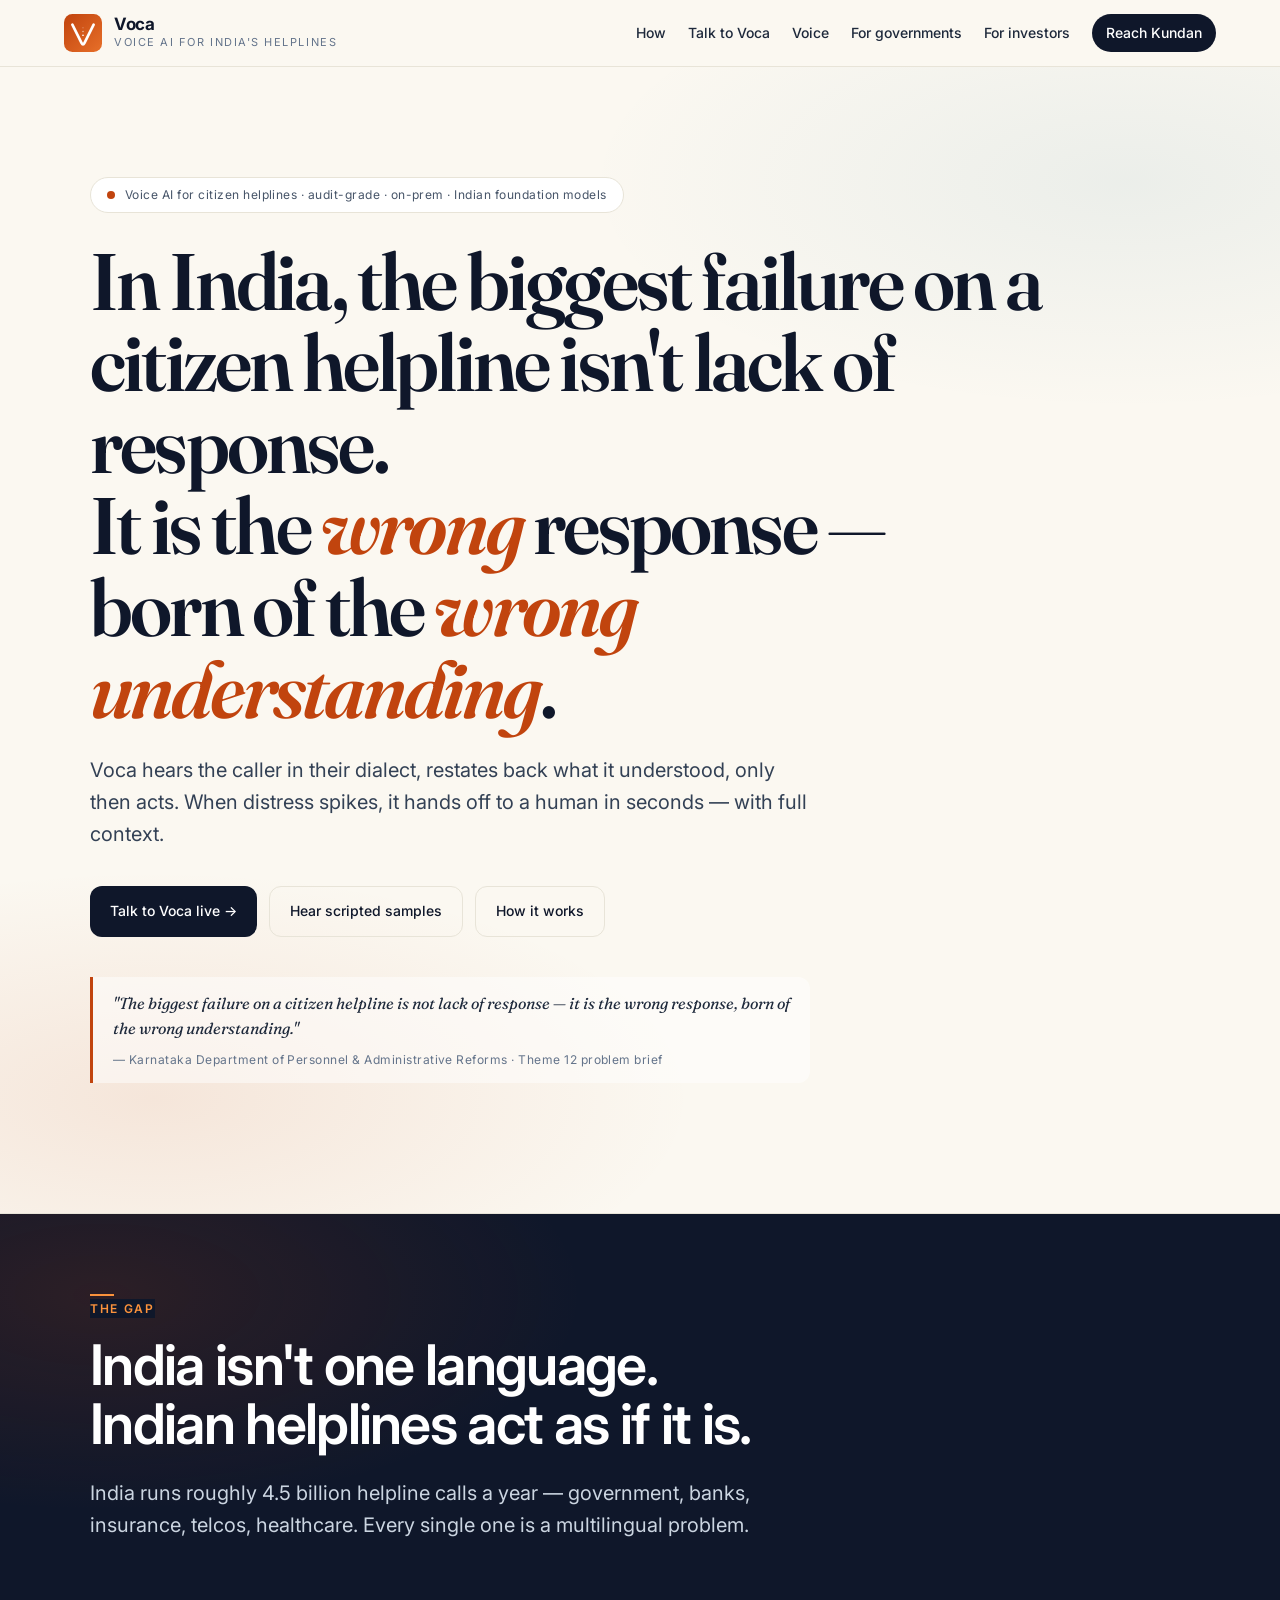
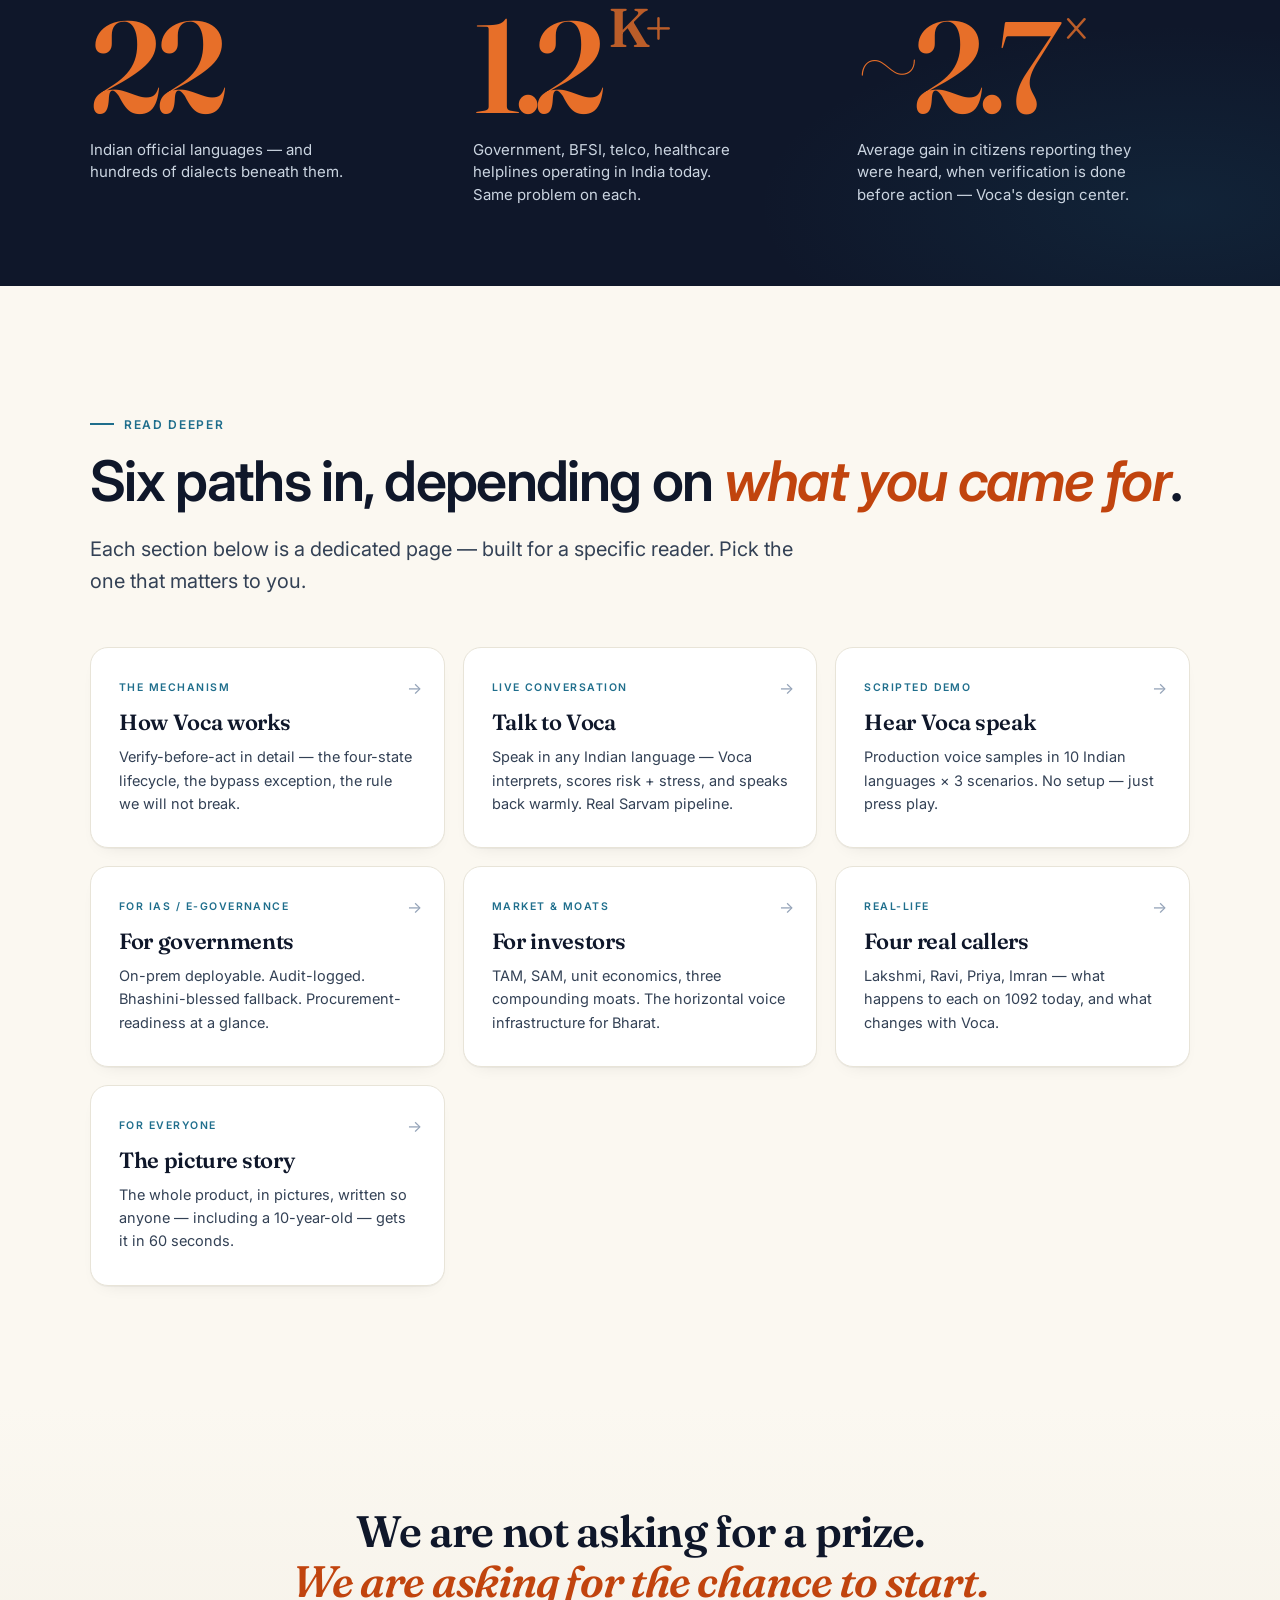
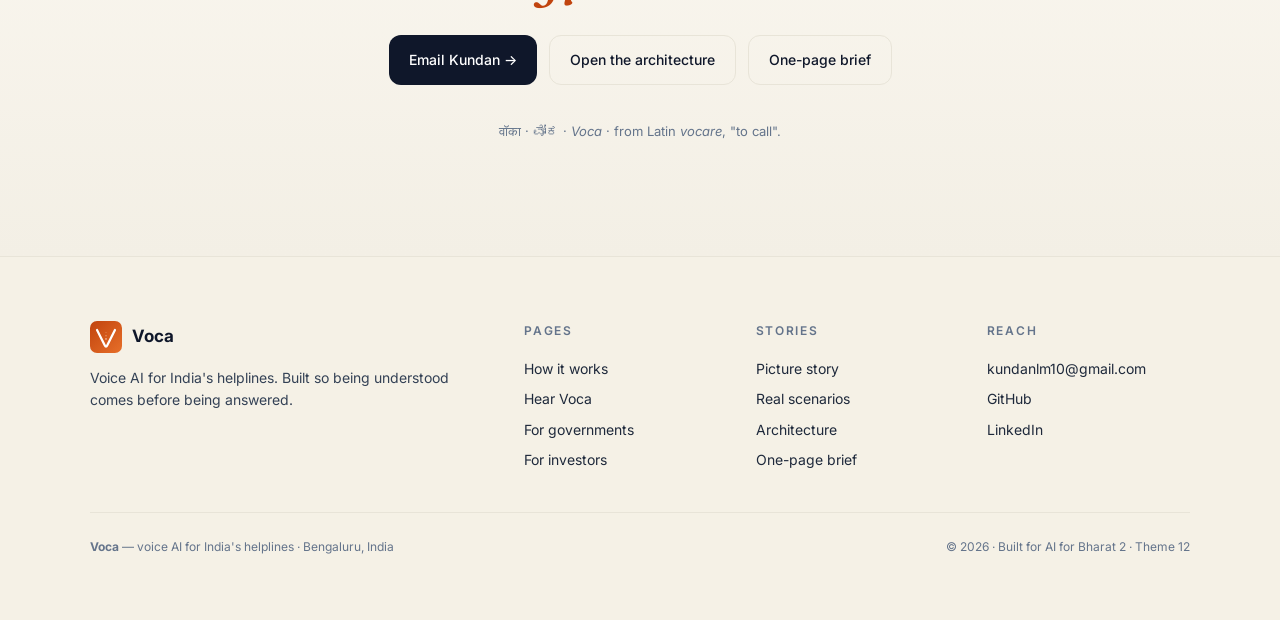
<file: index.html>
<!doctype html>
<html lang="en">
<head>
<meta charset="utf-8" />
<meta name="viewport" content="width=device-width, initial-scale=1, viewport-fit=cover" />
<meta name="theme-color" content="#fbf8f1" />
<title>Voca — voice AI for India's helplines</title>
<meta name="description" content="Voca is a verify-before-act voice AI for India's citizen helplines. Built so being understood comes before being answered." />
<meta property="og:title" content="Voca — voice AI for India's helplines" />
<meta property="og:description" content="So the citizens hardest to hear are heard first. Verify-before-act. Built on Indian foundation models." />
<meta property="og:type" content="website" />
<meta property="og:url" content="https://kundankhatri.github.io/voca-public/" />
<link rel="icon" href="data:image/svg+xml,%3Csvg xmlns='http://www.w3.org/2000/svg' viewBox='0 0 100 100'%3E%3Cdefs%3E%3ClinearGradient id='g' x1='0%25' y1='0%25' x2='100%25' y2='100%25'%3E%3Cstop offset='0%25' stop-color='%23c1440e'/%3E%3Cstop offset='100%25' stop-color='%23e76f29'/%3E%3C/linearGradient%3E%3C/defs%3E%3Crect width='100' height='100' rx='22' fill='url(%23g)'/%3E%3Cpath d='M 22 28 L 46 76 Q 48 80 50 80 Q 52 80 54 76 L 78 28' stroke='white' stroke-width='7' fill='none' stroke-linecap='round' stroke-linejoin='round'/%3E%3Ccircle cx='50' cy='56' r='2.2' fill='white'/%3E%3Ccircle cx='50' cy='46' r='1.8' fill='white' fill-opacity='0.7'/%3E%3Ccircle cx='50' cy='36' r='1.4' fill='white' fill-opacity='0.5'/%3E%3C/svg%3E" />
<link rel="preconnect" href="https://fonts.googleapis.com" />
<link rel="preconnect" href="https://fonts.gstatic.com" crossorigin />
<link href="https://fonts.googleapis.com/css2?family=Fraunces:opsz,wght@9..144,500;9..144,600;9..144,700&family=Inter:wght@400;500;600;700&display=swap" rel="stylesheet" />
<link rel="stylesheet" href="voca.css" />
<style>
  /* Page-specific styles for home only */
  .hero h1 {
    font-size: clamp(36px, 6.4vw, 80px); line-height: 1.02;
    margin: 0 0 24px; max-width: 1000px;
    letter-spacing: -.035em; font-weight: 600;
  }
  .hero h1 em { color: var(--saffron); font-style: italic; }
  .hero-cta { margin-top: 36px; display: flex; flex-wrap: wrap; gap: 12px; }
  @media (max-width: 480px) { .hero-cta .btn { flex: 1 1 auto; justify-content: center; } }

  /* Pain stats — sit between hero and tiles, dark band */
  .stats-band {
    padding: 80px var(--pad-x);
    background: var(--ink); color: white;
    position: relative; overflow: hidden;
  }
  .stats-band::before {
    content: ""; position: absolute; inset: 0; pointer-events: none;
    background:
      radial-gradient(800px 360px at 8% 12%, rgba(193,68,14,.16), transparent 60%),
      radial-gradient(700px 300px at 92% 88%, rgba(31,110,140,.14), transparent 60%);
  }
  .stats-band .container { position: relative; }
  .stats-band .lede { color: #cbd5e1; max-width: 760px; margin-top: 18px; }
  .stats-row {
    margin-top: 60px;
    display: grid; grid-template-columns: repeat(3, 1fr); gap: 50px;
  }
  @media (max-width: 800px) { .stats-row { grid-template-columns: 1fr; gap: 36px; } }
  .stat-num {
    font-family: var(--serif);
    font-size: clamp(64px, 11vw, 130px); line-height: 1; font-weight: 600;
    letter-spacing: -.05em; color: var(--saffron-2);
    margin-bottom: 8px;
  }
  .stat-num small { font-size: .42em; vertical-align: top; opacity: .8; margin-left: .15em; }
  .stat-label { font-size: 15px; color: #cbd5e1; max-width: 280px; line-height: 1.5; }

  /* Tile grid — the 6 entry points */
  .tiles-section {
    padding: var(--pad-section) var(--pad-x);
    background: var(--paper);
  }
  .tiles-grid {
    margin-top: 50px;
    display: grid; grid-template-columns: repeat(3, 1fr); gap: 18px;
  }
  @media (max-width: 900px) { .tiles-grid { grid-template-columns: repeat(2, 1fr); } }
  @media (max-width: 600px) { .tiles-grid { grid-template-columns: 1fr; } }

  /* Final closing line */
  .closing {
    padding: 100px var(--pad-x);
    background: linear-gradient(180deg, var(--paper) 0%, var(--cream) 100%);
    text-align: center;
  }
  .closing h2 {
    font-family: var(--serif);
    font-size: clamp(28px, 4.4vw, 44px);
    line-height: 1.15; letter-spacing: -.02em; font-weight: 600;
    max-width: 760px; margin: 0 auto 28px;
  }
  .closing h2 em { color: var(--saffron); font-style: italic; }
  .closing-actions { display: flex; flex-wrap: wrap; gap: 12px; justify-content: center; }
</style>
</head>
<body>

<!-- Reusable gradient defs -->
<svg width="0" height="0" style="position:absolute" aria-hidden="true">
  <defs>
    <linearGradient id="vocaGrad" x1="0%" y1="0%" x2="100%" y2="100%">
      <stop offset="0%" stop-color="#c1440e"/>
      <stop offset="100%" stop-color="#e76f29"/>
    </linearGradient>
  </defs>
</svg>

<nav class="nav">
  <div class="nav-inner">
    <a class="brand" href="index.html">
      <svg class="brand-logo" viewBox="0 0 100 100" aria-label="Voca">
        <rect width="100" height="100" rx="22" fill="url(#vocaGrad)"/>
        <path d="M 22 28 L 46 76 Q 48 80 50 80 Q 52 80 54 76 L 78 28" stroke="white" stroke-width="7" fill="none" stroke-linecap="round" stroke-linejoin="round"/>
        <circle cx="50" cy="56" r="2.2" fill="white"/>
        <circle cx="50" cy="46" r="1.8" fill="white" fill-opacity="0.7"/>
        <circle cx="50" cy="36" r="1.4" fill="white" fill-opacity="0.5"/>
      </svg>
      <div>
        <div class="brand-name">Voca</div>
        <div class="brand-sub">voice AI for India's helplines</div>
      </div>
    </a>
    <div class="nav-links">
      <a href="how.html">How</a>
      <a href="talk.html">Talk to Voca</a>
      <a href="voice.html">Voice</a>
      <a href="governments.html">For governments</a>
      <a href="investors.html">For investors</a>
      <a href="mailto:kundanlm10@gmail.com" class="nav-cta">Reach Kundan</a>
    </div>
  </div>
</nav>

<!-- HERO — the unbreakable thesis, kept tight -->
<section class="hero">
  <div class="container">
    <div class="hero-stamp">
      <span class="dot"></span>
      <span>Voice AI for citizen helplines · audit-grade · on-prem · Indian foundation models</span>
    </div>
    <h1>
      In India, the biggest failure on a citizen helpline isn't lack of response.<br/>
      It is the <span class="underline"><em>wrong</em></span> response —<br/>
      born of the <em>wrong understanding</em>.
    </h1>
    <p class="lede">
      Voca hears the caller in their dialect, restates back what it understood, only then acts. When distress spikes, it hands off to a human in seconds — with full context.
    </p>
    <div class="hero-cta">
      <a class="btn btn-primary" href="talk.html">Talk to Voca live →</a>
      <a class="btn btn-ghost" href="voice.html">Hear scripted samples</a>
      <a class="btn btn-ghost" href="how.html">How it works</a>
    </div>
    <div class="quote-card">
      "The biggest failure on a citizen helpline is not lack of response — it is the wrong response, born of the wrong understanding."
      <em>— Karnataka Department of Personnel & Administrative Reforms · Theme 12 problem brief</em>
    </div>
  </div>
</section>

<!-- PAIN STATS BAND -->
<section class="stats-band">
  <div class="container">
    <div class="eyebrow dark">The gap</div>
    <div class="display-2" style="color:white;max-width:920px;">India isn't one language.<br/>Indian helplines act as if it is.</div>
    <p class="lede">India runs roughly 4.5 billion helpline calls a year — government, banks, insurance, telcos, healthcare. Every single one is a multilingual problem.</p>
    <div class="stats-row">
      <div>
        <div class="stat-num">22</div>
        <div class="stat-label">Indian official languages — and hundreds of dialects beneath them.</div>
      </div>
      <div>
        <div class="stat-num">1.2<small>K+</small></div>
        <div class="stat-label">Government, BFSI, telco, healthcare helplines operating in India today. Same problem on each.</div>
      </div>
      <div>
        <div class="stat-num">~2.7<small>×</small></div>
        <div class="stat-label">Average gain in citizens reporting they were heard, when verification is done before action — Voca's design center.</div>
      </div>
    </div>
  </div>
</section>

<!-- TILES — 6 entry points to dedicated pages -->
<section class="tiles-section">
  <div class="container">
    <div class="eyebrow">Read deeper</div>
    <div class="display-2">Six paths in, depending on <em>what you came for</em>.</div>
    <p class="lede">Each section below is a dedicated page — built for a specific reader. Pick the one that matters to you.</p>

    <div class="tiles-grid">

      <a class="tile" href="how.html">
        <span class="tag">The mechanism</span>
        <span class="arrow">→</span>
        <h3>How Voca works</h3>
        <p>Verify-before-act in detail — the four-state lifecycle, the bypass exception, the rule we will not break.</p>
      </a>

      <a class="tile" href="talk.html">
        <span class="tag">Live conversation</span>
        <span class="arrow">→</span>
        <h3>Talk to Voca</h3>
        <p>Speak in any Indian language — Voca interprets, scores risk + stress, and speaks back warmly. Real Sarvam pipeline.</p>
      </a>

      <a class="tile" href="voice.html">
        <span class="tag">Scripted demo</span>
        <span class="arrow">→</span>
        <h3>Hear Voca speak</h3>
        <p>Production voice samples in 10 Indian languages × 3 scenarios. No setup — just press play.</p>
      </a>

      <a class="tile" href="governments.html">
        <span class="tag">For IAS / e-Governance</span>
        <span class="arrow">→</span>
        <h3>For governments</h3>
        <p>On-prem deployable. Audit-logged. Bhashini-blessed fallback. Procurement-readiness at a glance.</p>
      </a>

      <a class="tile" href="investors.html">
        <span class="tag">Market & moats</span>
        <span class="arrow">→</span>
        <h3>For investors</h3>
        <p>TAM, SAM, unit economics, three compounding moats. The horizontal voice infrastructure for Bharat.</p>
      </a>

      <a class="tile" href="scenarios.html">
        <span class="tag">Real-life</span>
        <span class="arrow">→</span>
        <h3>Four real callers</h3>
        <p>Lakshmi, Ravi, Priya, Imran — what happens to each on 1092 today, and what changes with Voca.</p>
      </a>

      <a class="tile" href="story.html">
        <span class="tag">For everyone</span>
        <span class="arrow">→</span>
        <h3>The picture story</h3>
        <p>The whole product, in pictures, written so anyone — including a 10-year-old — gets it in 60 seconds.</p>
      </a>

    </div>
  </div>
</section>

<!-- CLOSING ASK -->
<section class="closing">
  <div class="container">
    <h2>We are not asking for a prize.<br/><em>We are asking for the chance to start.</em></h2>
    <div class="closing-actions">
      <a class="btn btn-primary" href="mailto:kundanlm10@gmail.com?subject=Voca%20%E2%80%94%20pilot%20%2F%20partnership%20conversation">Email Kundan →</a>
      <a class="btn btn-ghost" href="architecture.html">Open the architecture</a>
      <a class="btn btn-ghost" href="infographic.html">One-page brief</a>
    </div>
    <p style="margin-top:36px; font-size:13px; color:#64748b;">
      <span class="devanagari">वॉका</span> · <span class="kannada">ವೋಕ</span> · <em>Voca</em> · from Latin <em>vocare</em>, "to call".
    </p>
  </div>
</section>

<footer>
  <div class="foot-inner">
    <div class="foot-col">
      <div class="foot-brand">
        <svg class="foot-brand-logo" viewBox="0 0 100 100">
          <rect width="100" height="100" rx="22" fill="url(#vocaGrad)"/>
          <path d="M 22 28 L 46 76 Q 48 80 50 80 Q 52 80 54 76 L 78 28" stroke="white" stroke-width="7" fill="none" stroke-linecap="round" stroke-linejoin="round"/>
          <circle cx="50" cy="56" r="2.2" fill="white"/>
          <circle cx="50" cy="46" r="1.8" fill="white" fill-opacity="0.7"/>
          <circle cx="50" cy="36" r="1.4" fill="white" fill-opacity="0.5"/>
        </svg>
        <div class="foot-brand-name">Voca</div>
      </div>
      <p class="foot-tagline">Voice AI for India's helplines. Built so being understood comes before being answered.</p>
    </div>
    <div class="foot-col">
      <h4>Pages</h4>
      <a href="how.html">How it works</a>
      <a href="voice.html">Hear Voca</a>
      <a href="governments.html">For governments</a>
      <a href="investors.html">For investors</a>
    </div>
    <div class="foot-col">
      <h4>Stories</h4>
      <a href="story.html">Picture story</a>
      <a href="scenarios.html">Real scenarios</a>
      <a href="architecture.html">Architecture</a>
      <a href="infographic.html">One-page brief</a>
    </div>
    <div class="foot-col">
      <h4>Reach</h4>
      <a href="mailto:kundanlm10@gmail.com">kundanlm10@gmail.com</a>
      <a href="https://github.com/KundanKhatri/voca-public">GitHub</a>
      <a href="https://www.linkedin.com/in/kundankhatri">LinkedIn</a>
    </div>
  </div>
  <div class="foot-meta">
    <span><strong>Voca</strong> — voice AI for India's helplines · Bengaluru, India</span>
    <span>© 2026 · Built for AI for Bharat 2 · Theme 12</span>
  </div>
</footer>

</body>
</html>
</file>
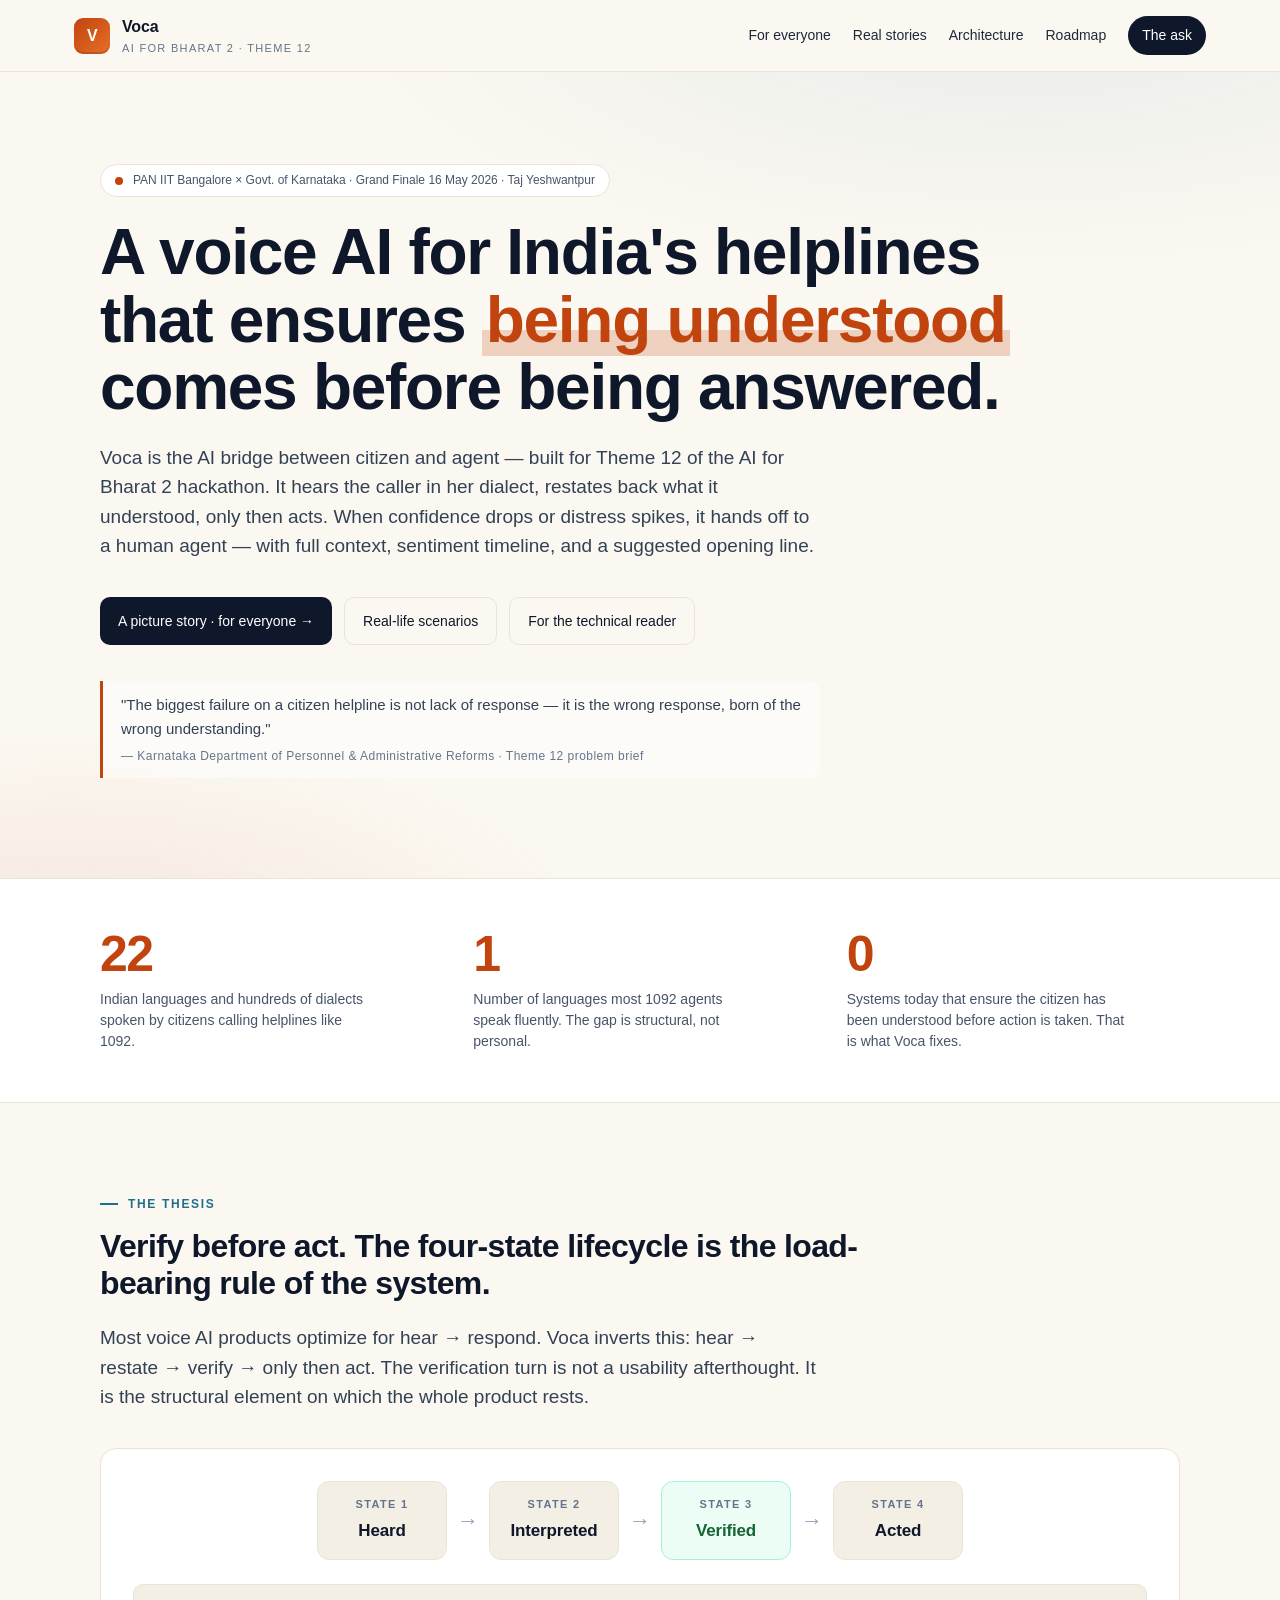
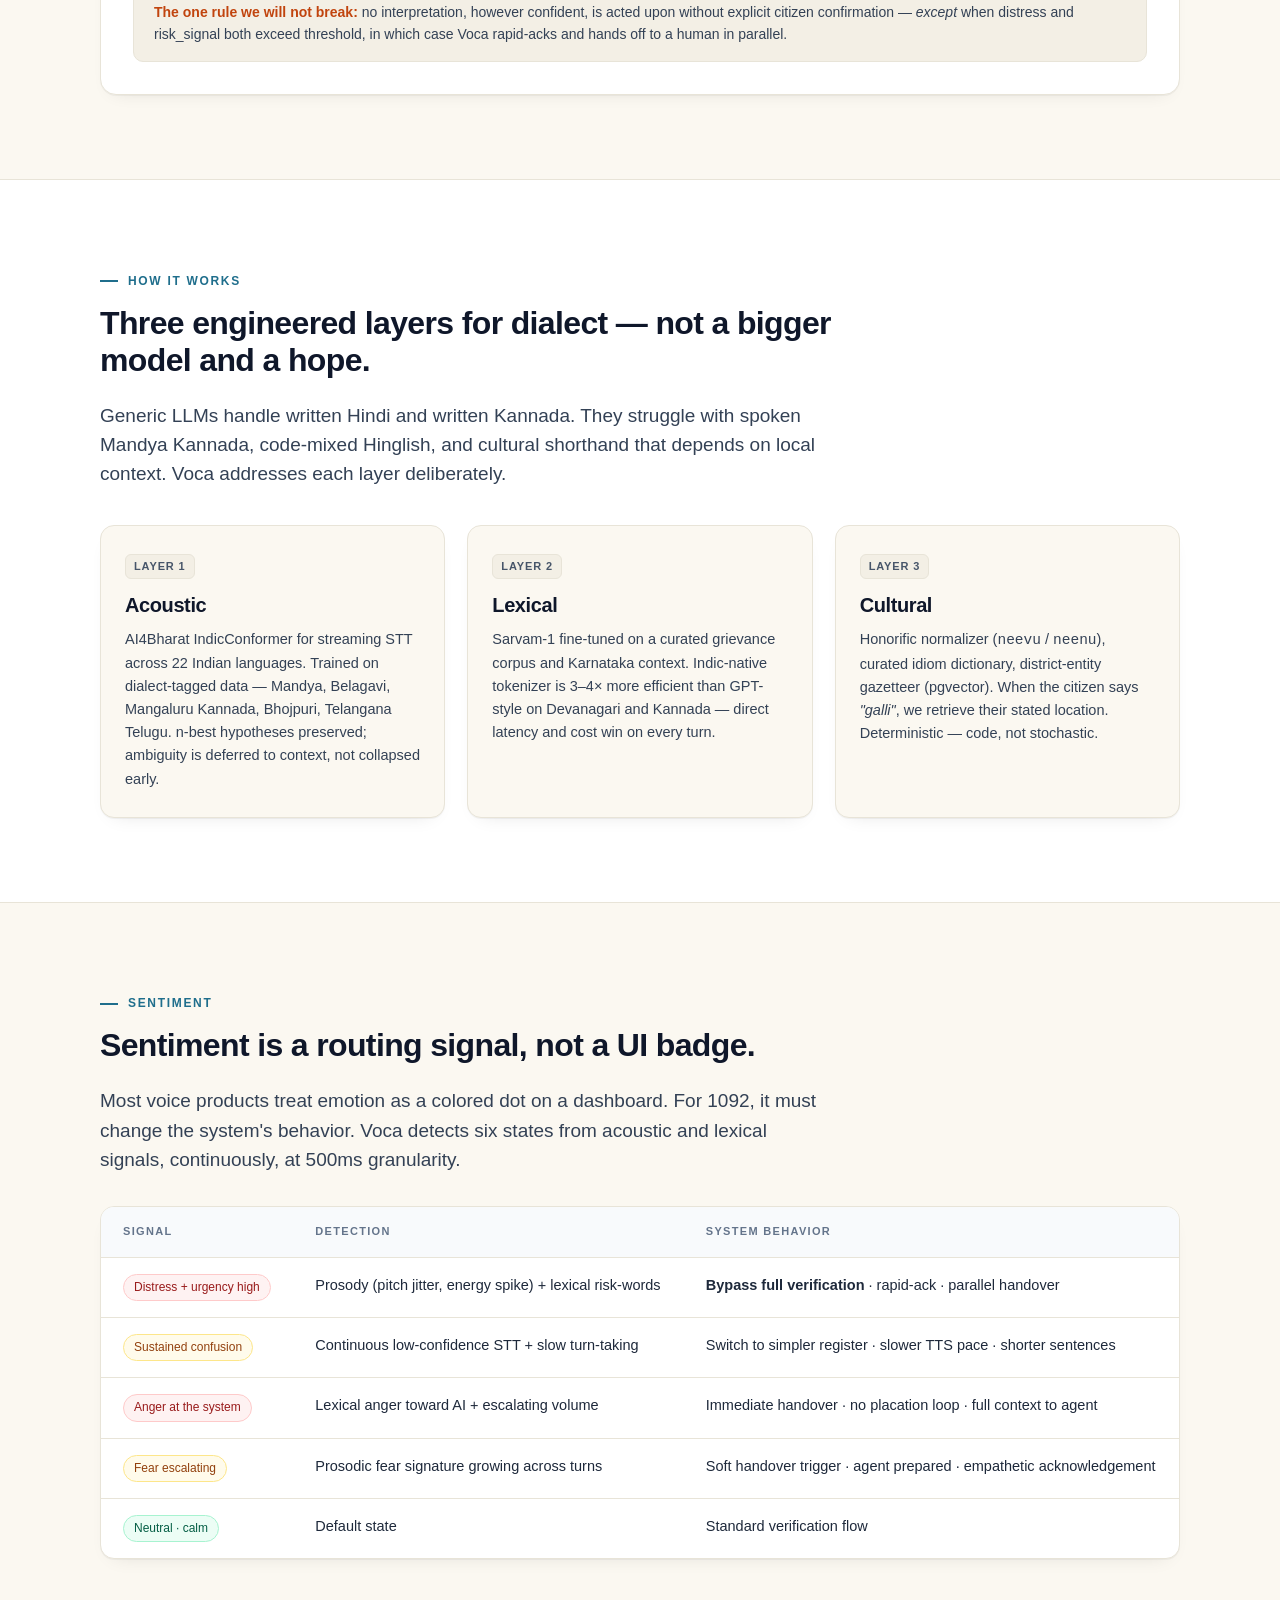
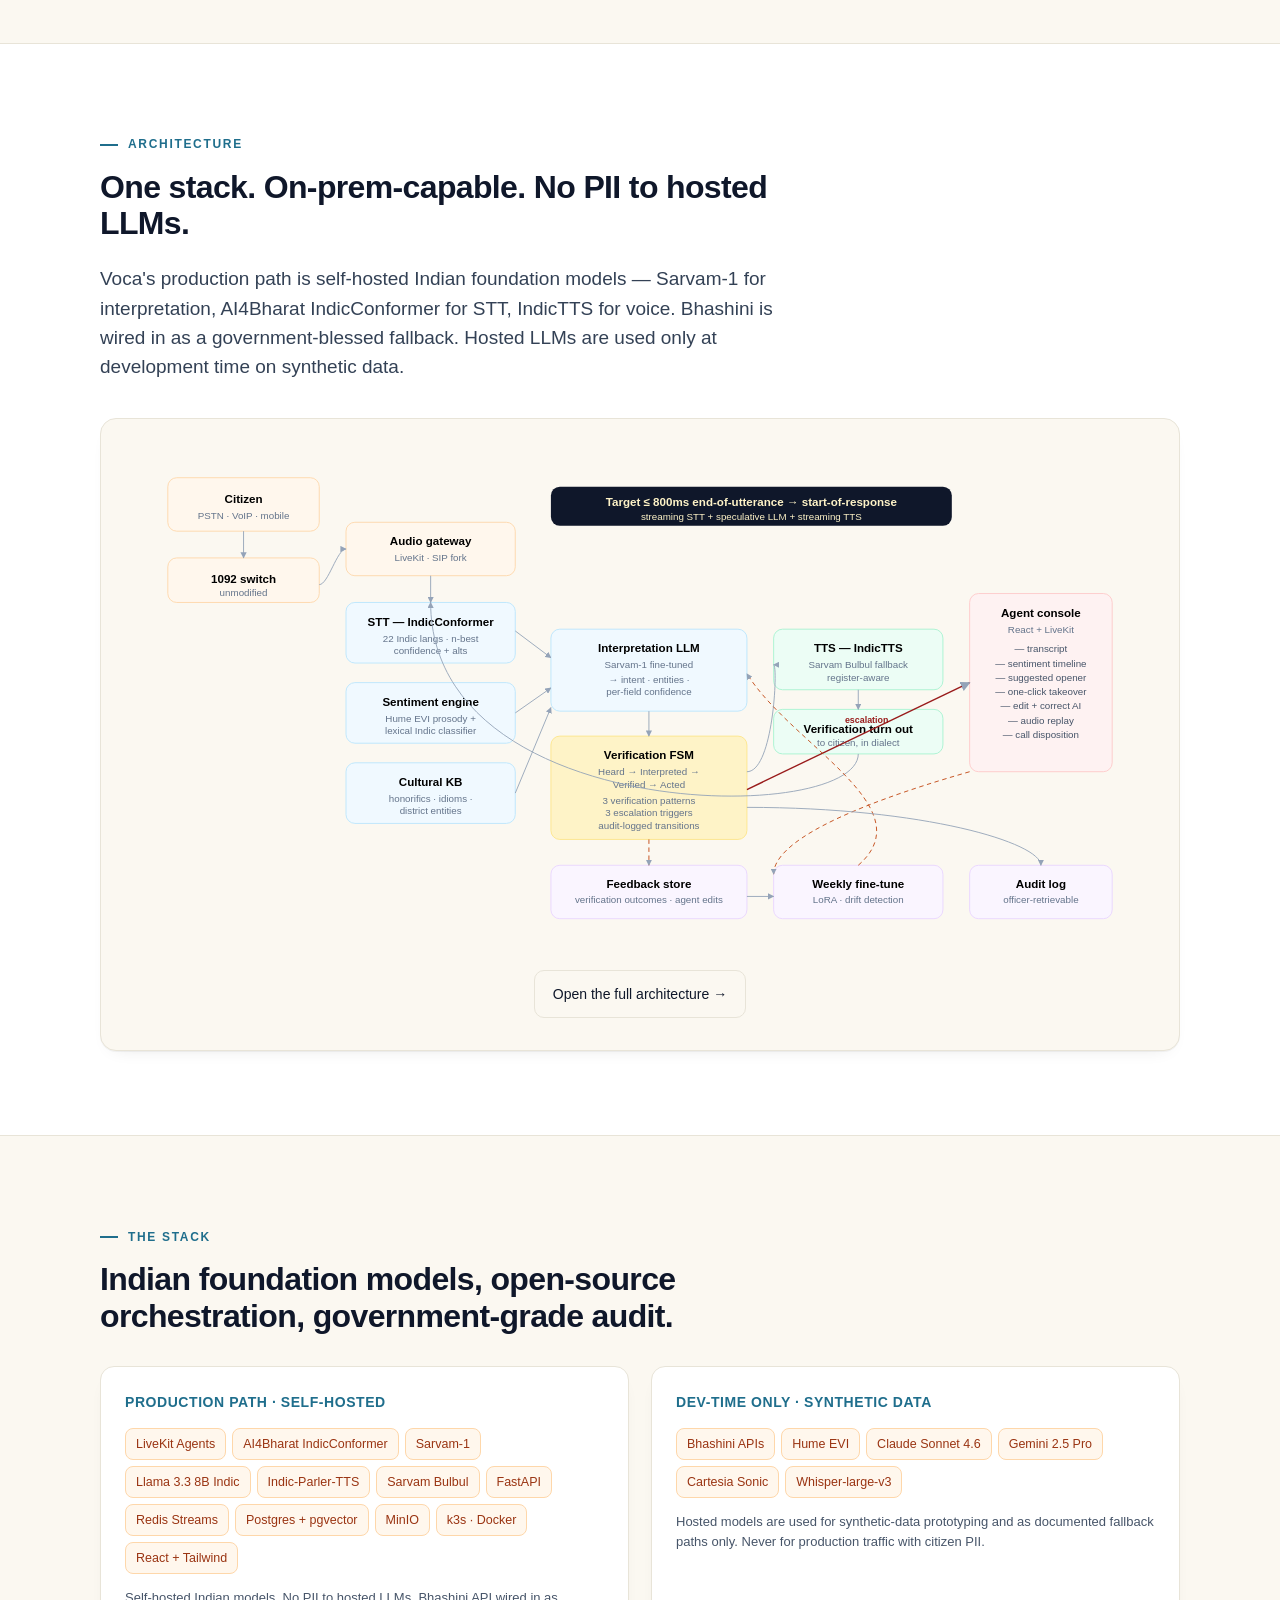
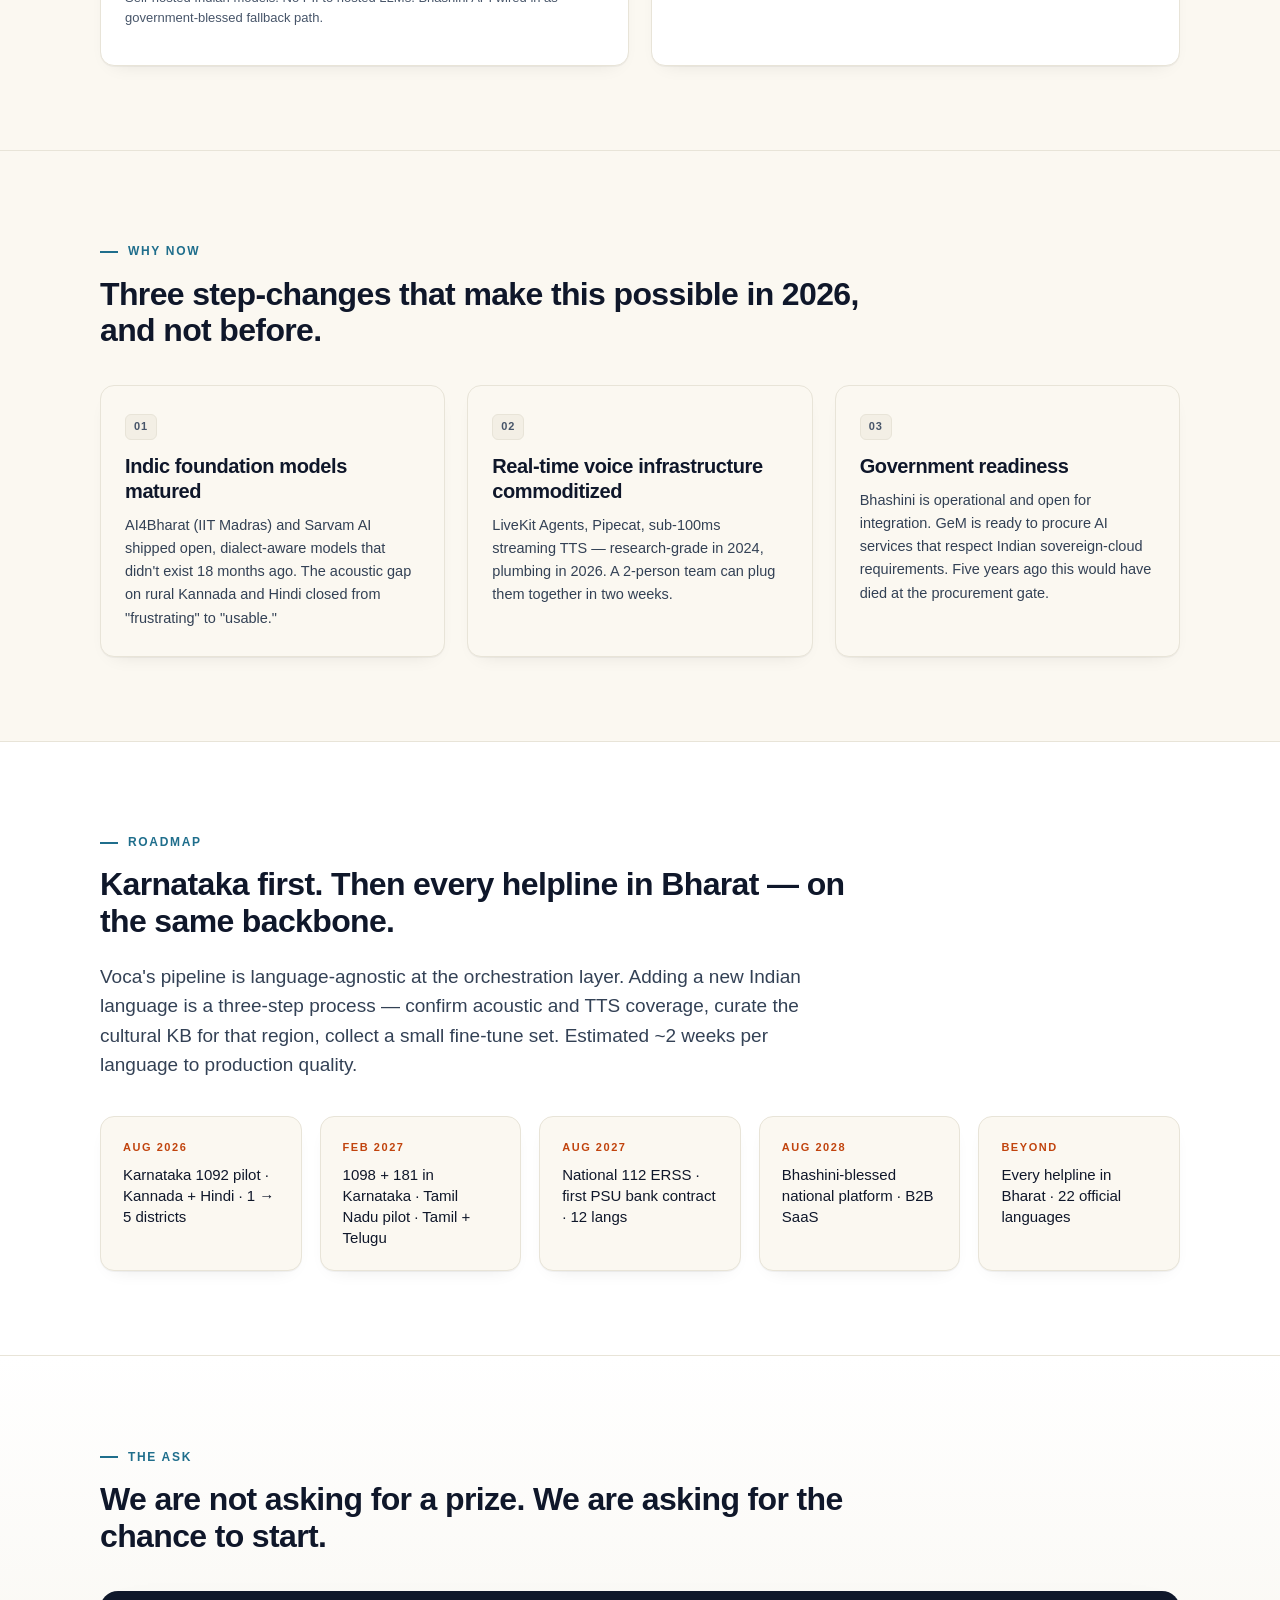
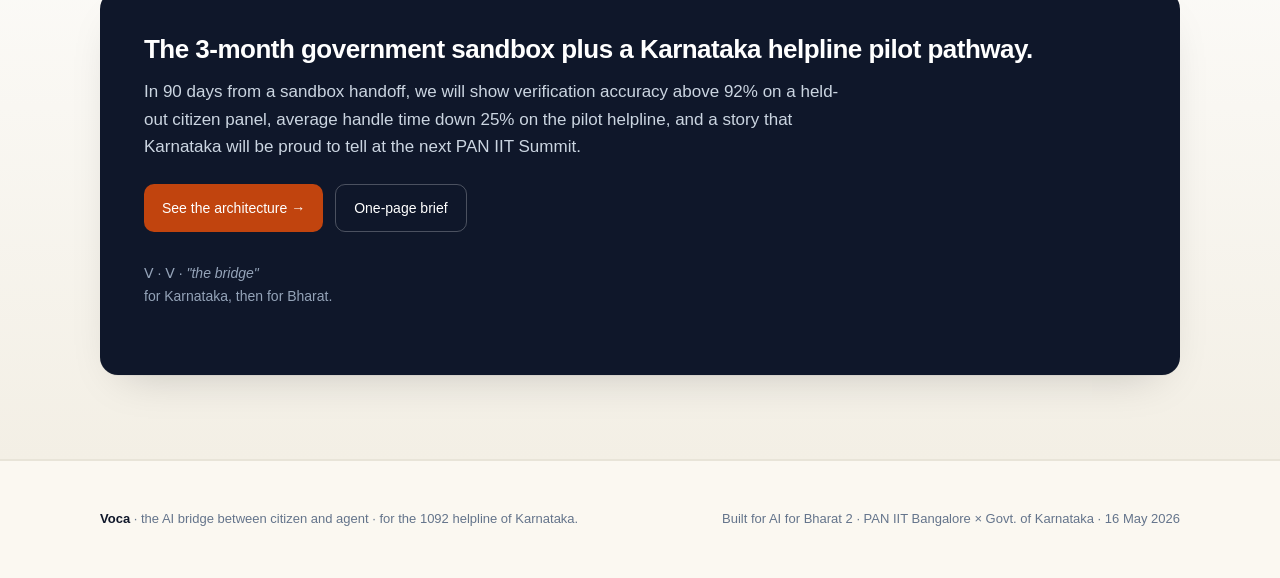
<file: web/index.html>
<!doctype html>
<html lang="en">
<head>
<meta charset="utf-8" />
<meta name="viewport" content="width=device-width, initial-scale=1" />
<title>Voca — the AI bridge for India's helplines · AI for Bharat 2</title>
<meta name="description" content="Voca is a verify-before-act voice AI for India's citizen helplines. Built for the AI for Bharat 2 hackathon — Theme 12: AI for the 1092 Helpline. Dialect-aware, sentiment-aware, audit-logged, on-prem-capable." />
<meta property="og:title" content="Voca — the AI bridge for India's helplines" />
<meta property="og:description" content="Voice-to-voice AI for India's citizen helplines. Verify before act. Hear in dialect, restate, then act. Hand off to a human when distress spikes — with full context." />
<meta property="og:type" content="website" />
<link rel="icon" href="data:image/svg+xml,%3Csvg xmlns='http://www.w3.org/2000/svg' viewBox='0 0 100 100'%3E%3Crect width='100' height='100' rx='20' fill='%23c1440e'/%3E%3Ctext x='50' y='62' font-family='system-ui' font-size='42' font-weight='700' text-anchor='middle' fill='white'%3ES%3C/text%3E%3C/svg%3E" />
<style>
  :root {
    --ink: #0f172a;
    --ink-2: #1e293b;
    --paper: #fbf8f1;
    --rule: #e8e4d8;
    --saffron: #c1440e;
    --saffron-2: #e76f29;
    --teal: #1f6e8c;
    --teal-2: #115366;
    --cream: #f3efe5;
    --green: #166534;
    --shadow-sm: 0 1px 0 rgba(0,0,0,.04), 0 8px 20px -14px rgba(0,0,0,.16);
    --shadow: 0 1px 0 rgba(0,0,0,.04), 0 18px 44px -22px rgba(0,0,0,.22);
  }
  * { box-sizing: border-box; }
  html { scroll-behavior: smooth; }
  html, body {
    margin: 0; padding: 0; background: var(--paper); color: var(--ink);
    font: 16px/1.6 -apple-system, BlinkMacSystemFont, "Segoe UI", "Inter", "Helvetica Neue", sans-serif;
    -webkit-font-smoothing: antialiased; text-rendering: optimizeLegibility;
  }
  a { color: var(--teal); text-decoration: none; border-bottom: 1px solid rgba(31,110,140,.25); transition: border-color .15s ease, color .15s ease; }
  a:hover { color: var(--saffron); border-bottom-color: rgba(193,68,14,.5); }
  ::selection { background: var(--saffron); color: white; }

  /* Header */
  .nav {
    position: sticky; top: 0; z-index: 30;
    backdrop-filter: saturate(140%) blur(12px); -webkit-backdrop-filter: saturate(140%) blur(12px);
    background: rgba(251, 248, 241, .85);
    border-bottom: 1px solid var(--rule);
  }
  .nav-inner {
    max-width: 1180px; margin: 0 auto; padding: 14px 24px;
    display: flex; align-items: center; justify-content: space-between; gap: 16px;
  }
  .brand { display: flex; align-items: center; gap: 12px; text-decoration: none; border: 0; }
  .brand-mark {
    width: 36px; height: 36px; border-radius: 9px;
    background: linear-gradient(135deg, var(--saffron), var(--saffron-2));
    display: grid; place-items: center;
    color: white; font-weight: 700; font-size: 16px; letter-spacing: -.5px;
    box-shadow: inset 0 -2px 0 rgba(0,0,0,.15);
  }
  .brand-name { font-weight: 700; letter-spacing: -.01em; color: var(--ink); }
  .brand-sub { font-size: 11px; color: #64748b; letter-spacing: .12em; text-transform: uppercase; }
  .nav-links { display: flex; gap: 22px; align-items: center; }
  .nav-links a { color: var(--ink-2); border: 0; font-size: 14px; }
  .nav-links a:hover { color: var(--saffron); }
  .nav-cta {
    background: var(--ink); color: white !important; padding: 8px 14px; border-radius: 999px;
    font-size: 13px; font-weight: 500; border: 0 !important;
  }
  .nav-cta:hover { background: var(--saffron); }
  @media (max-width: 760px) { .nav-links a:not(.nav-cta) { display: none; } }

  /* Section base */
  section { padding: 84px 24px; border-bottom: 1px solid var(--rule); }
  .container { max-width: 1080px; margin: 0 auto; }
  .eyebrow {
    font-size: 12px; letter-spacing: .14em; text-transform: uppercase;
    color: var(--teal); font-weight: 600; margin-bottom: 14px;
    display: inline-flex; align-items: center; gap: 10px;
  }
  .eyebrow::before { content: ""; width: 18px; height: 2px; background: var(--teal); display: inline-block; }
  h1, h2, h3 { letter-spacing: -.02em; }
  h2 { font-size: 32px; line-height: 1.15; margin: 0 0 22px; max-width: 760px; }
  h3 { font-size: 20px; line-height: 1.25; margin: 0 0 10px; }
  .lede { font-size: 19px; line-height: 1.55; color: #334155; max-width: 720px; }

  /* Hero */
  .hero {
    padding: 92px 24px 100px;
    background:
      radial-gradient(1200px 480px at 80% -10%, rgba(31,110,140,.08), transparent 60%),
      radial-gradient(900px 380px at 5% 110%, rgba(193,68,14,.10), transparent 60%),
      var(--paper);
    border-bottom: 1px solid var(--rule);
  }
  .hero h1 {
    font-size: clamp(36px, 5.4vw, 64px); line-height: 1.05; margin: 0 0 22px;
    max-width: 980px;
  }
  .hero h1 .pop { color: var(--saffron); }
  .hero h1 .underline {
    background: linear-gradient(transparent 64%, rgba(193,68,14,.22) 64%);
    padding: 0 4px;
  }
  .hero-stamp {
    display: inline-flex; align-items: center; gap: 10px;
    background: white; border: 1px solid var(--rule); border-radius: 999px;
    padding: 6px 14px; font-size: 12px; color: #475569;
    margin-bottom: 22px;
  }
  .hero-stamp .dot { width: 8px; height: 8px; border-radius: 50%; background: var(--saffron); }
  .hero-quote {
    margin-top: 36px; max-width: 720px;
    border-left: 3px solid var(--saffron);
    padding: 12px 18px;
    background: rgba(255,255,255,.5);
    border-radius: 0 10px 10px 0;
    font-size: 15px; color: #334155;
  }
  .hero-quote em { display: block; margin-top: 6px; font-size: 12px; color: #64748b; font-style: normal; letter-spacing: .04em; }
  .hero-cta { margin-top: 36px; display: flex; flex-wrap: wrap; gap: 12px; }
  .btn {
    display: inline-flex; align-items: center; gap: 8px;
    padding: 12px 18px; border-radius: 10px; font-size: 14px; font-weight: 500;
    border: 1px solid transparent; transition: transform .12s ease, background .15s ease, border-color .15s ease;
  }
  .btn:hover { transform: translateY(-1px); }
  .btn-primary { background: var(--ink); color: white !important; border: 0 !important; }
  .btn-primary:hover { background: var(--saffron); }
  .btn-ghost { background: transparent; color: var(--ink) !important; border: 1px solid var(--rule) !important; }
  .btn-ghost:hover { border-color: var(--saffron) !important; color: var(--saffron) !important; }

  /* Stats strip */
  .stats {
    background: white; border-bottom: 1px solid var(--rule);
    padding: 50px 24px;
  }
  .stats-grid {
    max-width: 1080px; margin: 0 auto;
    display: grid; grid-template-columns: repeat(3, 1fr); gap: 40px;
  }
  .stat-num {
    font-size: 50px; font-weight: 700; letter-spacing: -.03em; line-height: 1;
    color: var(--saffron);
  }
  .stat-label { font-size: 14px; color: #475569; margin-top: 10px; line-height: 1.5; max-width: 280px; }
  @media (max-width: 760px) { .stats-grid { grid-template-columns: 1fr; gap: 28px; } .stat-num { font-size: 40px; } }

  /* Verify-before-act */
  #thesis { background: var(--paper); }
  .lifecycle {
    margin-top: 36px;
    background: white; border: 1px solid var(--rule); border-radius: 16px;
    padding: 32px;
    box-shadow: var(--shadow-sm);
  }
  .lc-row {
    display: grid; grid-template-columns: repeat(7, auto); align-items: center; gap: 10px;
    justify-content: center; flex-wrap: wrap;
  }
  .chip {
    background: var(--cream); border: 1px solid var(--rule); border-radius: 12px;
    padding: 14px 18px; text-align: center; min-width: 130px;
  }
  .chip .t { font-size: 11px; color: #64748b; letter-spacing: .12em; text-transform: uppercase; font-weight: 600; }
  .chip .b { font-size: 17px; font-weight: 700; color: var(--ink); margin-top: 4px; letter-spacing: -.01em; }
  .chip.green { background: #ecfdf5; border-color: #a7f3d0; }
  .chip.green .b { color: var(--green); }
  .arr { color: #94a3b8; font-size: 22px; font-weight: 300; }
  .lc-rule {
    margin-top: 24px; padding: 16px 20px; background: var(--cream); border-radius: 10px; border: 1px solid var(--rule);
    font-size: 14px; color: #334155;
  }
  .lc-rule strong { color: var(--saffron); }
  @media (max-width: 760px) {
    .lc-row { display: flex; flex-direction: column; }
    .arr { transform: rotate(90deg); }
  }

  /* How it works (3-col cards) */
  #how { background: white; }
  .three-col {
    display: grid; grid-template-columns: repeat(3, 1fr); gap: 22px; margin-top: 36px;
  }
  @media (max-width: 760px) { .three-col { grid-template-columns: 1fr; } }
  .card {
    background: var(--paper); border: 1px solid var(--rule); border-radius: 14px;
    padding: 26px 24px; box-shadow: var(--shadow-sm);
  }
  .card .badge {
    display: inline-block; background: var(--cream); border: 1px solid var(--rule);
    border-radius: 6px; padding: 3px 8px; font-size: 11px; color: #475569;
    letter-spacing: .08em; text-transform: uppercase; font-weight: 600; margin-bottom: 14px;
  }
  .card p { color: #334155; margin: 8px 0 0; font-size: 14.5px; line-height: 1.6; }

  /* Sentiment table */
  #sentiment { background: var(--paper); }
  .table-wrap {
    margin-top: 32px;
    background: white; border: 1px solid var(--rule); border-radius: 14px;
    overflow: hidden; box-shadow: var(--shadow-sm);
  }
  table { width: 100%; border-collapse: collapse; }
  th, td { text-align: left; padding: 16px 22px; border-bottom: 1px solid var(--rule); font-size: 14.5px; color: var(--ink-2); vertical-align: top; }
  th { font-size: 11px; letter-spacing: .12em; text-transform: uppercase; color: #64748b; background: #f8fafc; font-weight: 600; }
  tr:last-child td { border-bottom: 0; }
  .pill {
    display: inline-block; background: var(--cream); border: 1px solid var(--rule); border-radius: 999px;
    padding: 3px 10px; font-size: 12px; font-weight: 500; color: var(--ink-2);
  }
  .pill.bad { background: #fef2f2; border-color: #fecaca; color: #991b1b; }
  .pill.warn { background: #fffbeb; border-color: #fde68a; color: #92400e; }
  .pill.ok { background: #ecfdf5; border-color: #a7f3d0; color: #065f46; }

  /* Architecture */
  #architecture { background: white; }
  .arch-card {
    margin-top: 36px;
    background: var(--paper); border: 1px solid var(--rule); border-radius: 16px;
    padding: 32px; text-align: center; box-shadow: var(--shadow-sm);
  }
  .arch-card svg { width: 100%; max-width: 980px; height: auto; display: block; margin: 0 auto; }
  .arch-link { margin-top: 20px; }

  /* Stack */
  #stack { background: var(--paper); }
  .stack-grid {
    display: grid; grid-template-columns: 1fr 1fr; gap: 22px; margin-top: 32px;
  }
  @media (max-width: 760px) { .stack-grid { grid-template-columns: 1fr; } }
  .stack-card {
    background: white; border: 1px solid var(--rule); border-radius: 14px;
    padding: 24px; box-shadow: var(--shadow-sm);
  }
  .stack-card h4 { margin: 0 0 14px; font-size: 14px; letter-spacing: .04em; text-transform: uppercase; color: var(--teal); }
  .pills { display: flex; flex-wrap: wrap; gap: 6px; }
  .tool-pill {
    background: #fff7ed; border: 1px solid #fed7aa; color: #9a3412;
    border-radius: 8px; padding: 5px 10px; font-size: 12.5px; font-weight: 500;
  }
  .stack-note { font-size: 13px; color: #475569; margin-top: 14px; line-height: 1.55; }

  /* Roadmap */
  #roadmap { background: white; }
  .road {
    display: grid; grid-template-columns: repeat(5, 1fr); gap: 18px; margin-top: 36px;
  }
  @media (max-width: 760px) { .road { grid-template-columns: 1fr; } }
  .stop {
    background: var(--paper); border: 1px solid var(--rule); border-radius: 14px;
    padding: 22px; box-shadow: var(--shadow-sm);
  }
  .stop .when {
    font-size: 11px; color: var(--saffron); letter-spacing: .14em; text-transform: uppercase;
    font-weight: 700;
  }
  .stop .what { font-size: 15px; color: var(--ink); margin-top: 8px; line-height: 1.4; font-weight: 500; }

  /* Why now */
  #why-now { background: var(--paper); }

  /* Ask */
  #ask {
    background: linear-gradient(180deg, white, var(--cream));
  }
  .ask-card {
    margin-top: 36px;
    background: var(--ink); color: white;
    border-radius: 18px; padding: 44px;
    box-shadow: var(--shadow);
  }
  .ask-card h2 { color: white; margin-bottom: 14px; max-width: 100%; }
  .ask-card p { color: #cbd5e1; font-size: 17px; line-height: 1.6; margin: 0 0 24px; max-width: 700px; }
  .ask-card .btn-primary { background: var(--saffron); }
  .ask-card .btn-primary:hover { background: var(--saffron-2); }
  .ask-card .btn-ghost { color: white !important; border-color: rgba(255,255,255,.25) !important; }
  .ask-card .btn-ghost:hover { border-color: white !important; color: white !important; }

  /* Footer */
  footer {
    padding: 48px 24px; background: var(--paper);
    border-top: 1px solid var(--rule);
  }
  .foot-inner {
    max-width: 1080px; margin: 0 auto;
    display: flex; flex-wrap: wrap; gap: 16px; justify-content: space-between; align-items: center;
    font-size: 13px; color: #64748b;
  }
  .foot-inner strong { color: var(--ink); }

  /* Hindi/Kannada flourish */
  .devanagari { font-family: "Noto Sans Devanagari", system-ui, sans-serif; }
  .kannada { font-family: "Noto Sans Kannada", system-ui, sans-serif; }
</style>
</head>
<body>

<nav class="nav">
  <div class="nav-inner">
    <a class="brand" href="#top">
      <div class="brand-mark">V</div>
      <div>
        <div class="brand-name">Voca</div>
        <div class="brand-sub">AI for Bharat 2 · Theme 12</div>
      </div>
    </a>
    <div class="nav-links">
      <a href="story.html">For everyone</a>
      <a href="scenarios.html">Real stories</a>
      <a href="#architecture">Architecture</a>
      <a href="#roadmap">Roadmap</a>
      <a href="#ask" class="nav-cta">The ask</a>
    </div>
  </div>
</nav>

<!-- HERO -->
<section class="hero" id="top" style="border-bottom: 1px solid var(--rule);">
  <div class="container">
    <div class="hero-stamp">
      <span class="dot"></span>
      <span>PAN IIT Bangalore × Govt. of Karnataka · Grand Finale 16 May 2026 · Taj Yeshwantpur</span>
    </div>
    <h1>
      A voice AI for India's helplines that ensures
      <span class="underline pop">being understood</span>
      comes before being answered.
    </h1>
    <p class="lede">
      Voca is the AI bridge between citizen and agent — built for Theme 12 of the AI for Bharat 2 hackathon.
      It hears the caller in her dialect, restates back what it understood, only then acts.
      When confidence drops or distress spikes, it hands off to a human agent — with full context, sentiment timeline, and a suggested opening line.
    </p>
    <div class="hero-cta">
      <a class="btn btn-primary" href="story.html">A picture story · for everyone →</a>
      <a class="btn btn-ghost" href="scenarios.html">Real-life scenarios</a>
      <a class="btn btn-ghost" href="architecture.html">For the technical reader</a>
    </div>
    <div class="hero-quote">
      "The biggest failure on a citizen helpline is not lack of response — it is the wrong response, born of the wrong understanding."
      <em>— Karnataka Department of Personnel & Administrative Reforms · Theme 12 problem brief</em>
    </div>
  </div>
</section>

<!-- STATS -->
<section class="stats" style="padding: 50px 24px;">
  <div class="stats-grid">
    <div>
      <div class="stat-num">22</div>
      <div class="stat-label">Indian languages and hundreds of dialects spoken by citizens calling helplines like 1092.</div>
    </div>
    <div>
      <div class="stat-num">1</div>
      <div class="stat-label">Number of languages most 1092 agents speak fluently. The gap is structural, not personal.</div>
    </div>
    <div>
      <div class="stat-num">0</div>
      <div class="stat-label">Systems today that ensure the citizen has been understood before action is taken. That is what Voca fixes.</div>
    </div>
  </div>
</section>

<!-- THESIS / VERIFY-BEFORE-ACT -->
<section id="thesis">
  <div class="container">
    <div class="eyebrow">The thesis</div>
    <h2>Verify before act. The four-state lifecycle is the load-bearing rule of the system.</h2>
    <p class="lede">
      Most voice AI products optimize for hear → respond. Voca inverts this: hear → restate → verify → only then act.
      The verification turn is not a usability afterthought. It is the structural element on which the whole product rests.
    </p>

    <div class="lifecycle">
      <div class="lc-row">
        <div class="chip"><div class="t">State 1</div><div class="b">Heard</div></div>
        <div class="arr">→</div>
        <div class="chip"><div class="t">State 2</div><div class="b">Interpreted</div></div>
        <div class="arr">→</div>
        <div class="chip green"><div class="t">State 3</div><div class="b">Verified</div></div>
        <div class="arr">→</div>
        <div class="chip"><div class="t">State 4</div><div class="b">Acted</div></div>
      </div>
      <div class="lc-rule">
        <strong>The one rule we will not break:</strong>
        no interpretation, however confident, is acted upon without explicit citizen confirmation —
        <em>except</em> when distress and risk_signal both exceed threshold, in which case Voca rapid-acks and hands off to a human in parallel.
      </div>
    </div>
  </div>
</section>

<!-- HOW IT WORKS — three layers -->
<section id="how">
  <div class="container">
    <div class="eyebrow">How it works</div>
    <h2>Three engineered layers for dialect — not a bigger model and a hope.</h2>
    <p class="lede">
      Generic LLMs handle written Hindi and written Kannada. They struggle with spoken Mandya Kannada, code-mixed Hinglish,
      and cultural shorthand that depends on local context. Voca addresses each layer deliberately.
    </p>

    <div class="three-col">
      <div class="card">
        <div class="badge">Layer 1</div>
        <h3>Acoustic</h3>
        <p>
          AI4Bharat IndicConformer for streaming STT across 22 Indian languages. Trained on dialect-tagged data — Mandya, Belagavi, Mangaluru Kannada, Bhojpuri, Telangana Telugu. n-best hypotheses preserved; ambiguity is deferred to context, not collapsed early.
        </p>
      </div>
      <div class="card">
        <div class="badge">Layer 2</div>
        <h3>Lexical</h3>
        <p>
          Sarvam-1 fine-tuned on a curated grievance corpus and Karnataka context. Indic-native tokenizer is 3–4× more efficient than GPT-style on Devanagari and Kannada — direct latency and cost win on every turn.
        </p>
      </div>
      <div class="card">
        <div class="badge">Layer 3</div>
        <h3>Cultural</h3>
        <p>
          Honorific normalizer (<code>neevu</code> / <code>neenu</code>), curated idiom dictionary, district-entity gazetteer (pgvector). When the citizen says <em>"galli"</em>, we retrieve their stated location. Deterministic — code, not stochastic.
        </p>
      </div>
    </div>
  </div>
</section>

<!-- SENTIMENT TABLE -->
<section id="sentiment">
  <div class="container">
    <div class="eyebrow">Sentiment</div>
    <h2>Sentiment is a routing signal, not a UI badge.</h2>
    <p class="lede">
      Most voice products treat emotion as a colored dot on a dashboard. For 1092, it must change the system's behavior.
      Voca detects six states from acoustic and lexical signals, continuously, at 500ms granularity.
    </p>

    <div class="table-wrap">
      <table>
        <thead><tr><th>Signal</th><th>Detection</th><th>System behavior</th></tr></thead>
        <tbody>
          <tr>
            <td><span class="pill bad">Distress + urgency high</span></td>
            <td>Prosody (pitch jitter, energy spike) + lexical risk-words</td>
            <td><strong>Bypass full verification</strong> · rapid-ack · parallel handover</td>
          </tr>
          <tr>
            <td><span class="pill warn">Sustained confusion</span></td>
            <td>Continuous low-confidence STT + slow turn-taking</td>
            <td>Switch to simpler register · slower TTS pace · shorter sentences</td>
          </tr>
          <tr>
            <td><span class="pill bad">Anger at the system</span></td>
            <td>Lexical anger toward AI + escalating volume</td>
            <td>Immediate handover · no placation loop · full context to agent</td>
          </tr>
          <tr>
            <td><span class="pill warn">Fear escalating</span></td>
            <td>Prosodic fear signature growing across turns</td>
            <td>Soft handover trigger · agent prepared · empathetic acknowledgement</td>
          </tr>
          <tr>
            <td><span class="pill ok">Neutral · calm</span></td>
            <td>Default state</td>
            <td>Standard verification flow</td>
          </tr>
        </tbody>
      </table>
    </div>
  </div>
</section>

<!-- ARCHITECTURE -->
<section id="architecture">
  <div class="container">
    <div class="eyebrow">Architecture</div>
    <h2>One stack. On-prem-capable. No PII to hosted LLMs.</h2>
    <p class="lede">
      Voca's production path is self-hosted Indian foundation models — Sarvam-1 for interpretation, AI4Bharat IndicConformer for STT, IndicTTS for voice. Bhashini is wired in as a government-blessed fallback. Hosted LLMs are used only at development time on synthetic data.
    </p>

    <div class="arch-card">
      <svg viewBox="0 0 1100 560" role="img" aria-label="Voca architecture">
        <defs>
          <marker id="arr" viewBox="0 0 10 10" refX="9" refY="5" markerWidth="7" markerHeight="7" orient="auto">
            <path d="M0,0 L10,5 L0,10 z" fill="#94a3b8" />
          </marker>
        </defs>
        <g font-family="-apple-system, BlinkMacSystemFont, 'Inter', sans-serif" font-size="13">
          <!-- Citizen -->
          <rect x="20" y="30" width="170" height="60" rx="10" fill="#fff7ed" stroke="#fed7aa"/>
          <text x="105" y="58" text-anchor="middle" font-weight="600">Citizen</text>
          <text x="105" y="76" text-anchor="middle" font-size="11" fill="#64748b">PSTN · VoIP · mobile</text>
          <!-- 1092 switch -->
          <rect x="20" y="120" width="170" height="50" rx="10" fill="#fff7ed" stroke="#fed7aa"/>
          <text x="105" y="148" text-anchor="middle" font-weight="600">1092 switch</text>
          <text x="105" y="163" text-anchor="middle" font-size="11" fill="#64748b">unmodified</text>
          <!-- Audio gateway -->
          <rect x="220" y="80" width="190" height="60" rx="10" fill="#fff7ed" stroke="#fed7aa"/>
          <text x="315" y="106" text-anchor="middle" font-weight="600">Audio gateway</text>
          <text x="315" y="124" text-anchor="middle" font-size="11" fill="#64748b">LiveKit · SIP fork</text>

          <!-- STT -->
          <rect x="220" y="170" width="190" height="68" rx="10" fill="#f0f9ff" stroke="#bae6fd"/>
          <text x="315" y="196" text-anchor="middle" font-weight="600">STT — IndicConformer</text>
          <text x="315" y="214" text-anchor="middle" font-size="11" fill="#64748b">22 Indic langs · n-best</text>
          <text x="315" y="228" text-anchor="middle" font-size="11" fill="#64748b">confidence + alts</text>

          <!-- Sentiment -->
          <rect x="220" y="260" width="190" height="68" rx="10" fill="#f0f9ff" stroke="#bae6fd"/>
          <text x="315" y="286" text-anchor="middle" font-weight="600">Sentiment engine</text>
          <text x="315" y="304" text-anchor="middle" font-size="11" fill="#64748b">Hume EVI prosody +</text>
          <text x="315" y="318" text-anchor="middle" font-size="11" fill="#64748b">lexical Indic classifier</text>

          <!-- Cultural KB -->
          <rect x="220" y="350" width="190" height="68" rx="10" fill="#f0f9ff" stroke="#bae6fd"/>
          <text x="315" y="376" text-anchor="middle" font-weight="600">Cultural KB</text>
          <text x="315" y="394" text-anchor="middle" font-size="11" fill="#64748b">honorifics · idioms ·</text>
          <text x="315" y="408" text-anchor="middle" font-size="11" fill="#64748b">district entities</text>

          <!-- LLM -->
          <rect x="450" y="200" width="220" height="92" rx="10" fill="#f0f9ff" stroke="#bae6fd"/>
          <text x="560" y="226" text-anchor="middle" font-weight="600">Interpretation LLM</text>
          <text x="560" y="244" text-anchor="middle" font-size="11" fill="#64748b">Sarvam-1 fine-tuned</text>
          <text x="560" y="260" text-anchor="middle" font-size="11" fill="#64748b">→ intent · entities ·</text>
          <text x="560" y="274" text-anchor="middle" font-size="11" fill="#64748b">  per-field confidence</text>

          <!-- FSM -->
          <rect x="450" y="320" width="220" height="116" rx="10" fill="#fef3c7" stroke="#fde68a"/>
          <text x="560" y="346" text-anchor="middle" font-weight="600">Verification FSM</text>
          <text x="560" y="364" text-anchor="middle" font-size="11" fill="#64748b">Heard → Interpreted →</text>
          <text x="560" y="378" text-anchor="middle" font-size="11" fill="#64748b">Verified → Acted</text>
          <text x="560" y="396" text-anchor="middle" font-size="11" fill="#64748b">3 verification patterns</text>
          <text x="560" y="410" text-anchor="middle" font-size="11" fill="#64748b">3 escalation triggers</text>
          <text x="560" y="424" text-anchor="middle" font-size="11" fill="#64748b">audit-logged transitions</text>

          <!-- TTS -->
          <rect x="700" y="200" width="190" height="68" rx="10" fill="#ecfdf5" stroke="#a7f3d0"/>
          <text x="795" y="226" text-anchor="middle" font-weight="600">TTS — IndicTTS</text>
          <text x="795" y="244" text-anchor="middle" font-size="11" fill="#64748b">Sarvam Bulbul fallback</text>
          <text x="795" y="258" text-anchor="middle" font-size="11" fill="#64748b">register-aware</text>

          <!-- Verification turn -->
          <rect x="700" y="290" width="190" height="50" rx="10" fill="#ecfdf5" stroke="#a7f3d0"/>
          <text x="795" y="316" text-anchor="middle" font-weight="600">Verification turn out</text>
          <text x="795" y="331" text-anchor="middle" font-size="11" fill="#64748b">to citizen, in dialect</text>

          <!-- Agent console -->
          <rect x="920" y="160" width="160" height="200" rx="10" fill="#fef2f2" stroke="#fecaca"/>
          <text x="1000" y="186" text-anchor="middle" font-weight="600">Agent console</text>
          <text x="1000" y="204" text-anchor="middle" font-size="11" fill="#64748b">React + LiveKit</text>
          <text x="1000" y="226" text-anchor="middle" font-size="11" fill="#475569">— transcript</text>
          <text x="1000" y="242" text-anchor="middle" font-size="11" fill="#475569">— sentiment timeline</text>
          <text x="1000" y="258" text-anchor="middle" font-size="11" fill="#475569">— suggested opener</text>
          <text x="1000" y="274" text-anchor="middle" font-size="11" fill="#475569">— one-click takeover</text>
          <text x="1000" y="290" text-anchor="middle" font-size="11" fill="#475569">— edit + correct AI</text>
          <text x="1000" y="306" text-anchor="middle" font-size="11" fill="#475569">— audio replay</text>
          <text x="1000" y="322" text-anchor="middle" font-size="11" fill="#475569">— call disposition</text>

          <!-- Feedback store -->
          <rect x="450" y="465" width="220" height="60" rx="10" fill="#faf5ff" stroke="#e9d5ff"/>
          <text x="560" y="491" text-anchor="middle" font-weight="600">Feedback store</text>
          <text x="560" y="507" text-anchor="middle" font-size="11" fill="#64748b">verification outcomes · agent edits</text>

          <!-- Fine-tune -->
          <rect x="700" y="465" width="190" height="60" rx="10" fill="#faf5ff" stroke="#e9d5ff"/>
          <text x="795" y="491" text-anchor="middle" font-weight="600">Weekly fine-tune</text>
          <text x="795" y="507" text-anchor="middle" font-size="11" fill="#64748b">LoRA · drift detection</text>

          <!-- Audit -->
          <rect x="920" y="465" width="160" height="60" rx="10" fill="#faf5ff" stroke="#e9d5ff"/>
          <text x="1000" y="491" text-anchor="middle" font-weight="600">Audit log</text>
          <text x="1000" y="507" text-anchor="middle" font-size="11" fill="#64748b">officer-retrievable</text>

          <!-- Arrows -->
          <path d="M105,90 L105,120" stroke="#94a3b8" fill="none" marker-end="url(#arr)"/>
          <path d="M190,150 C200,150 210,110 220,110" stroke="#94a3b8" fill="none" marker-end="url(#arr)"/>
          <path d="M315,140 L315,170" stroke="#94a3b8" fill="none" marker-end="url(#arr)"/>
          <path d="M410,202 L450,232" stroke="#94a3b8" fill="none" marker-end="url(#arr)"/>
          <path d="M410,294 L450,266" stroke="#94a3b8" fill="none" marker-end="url(#arr)"/>
          <path d="M410,384 L450,288" stroke="#94a3b8" fill="none" marker-end="url(#arr)"/>
          <path d="M560,292 L560,320" stroke="#94a3b8" fill="none" marker-end="url(#arr)"/>
          <path d="M670,360 C700,360 705,240 700,240" stroke="#94a3b8" fill="none" marker-end="url(#arr)"/>
          <path d="M795,268 L795,290" stroke="#94a3b8" fill="none" marker-end="url(#arr)"/>
          <path d="M795,340 C795,420 315,420 315,170" stroke="#94a3b8" fill="none" marker-end="url(#arr)"/>
          <path d="M670,380 L920,260" stroke="#991b1b" fill="none" marker-end="url(#arr)" stroke-width="1.6"/>
          <text x="780" y="305" font-size="10" fill="#991b1b" font-weight="600">escalation</text>
          <path d="M560,436 L560,465" stroke="#c1440e" fill="none" marker-end="url(#arr)" stroke-dasharray="5 4"/>
          <path d="M920,360 C780,400 700,440 700,475" stroke="#c1440e" fill="none" marker-end="url(#arr)" stroke-dasharray="5 4"/>
          <path d="M670,500 L700,500" stroke="#94a3b8" fill="none" marker-end="url(#arr)"/>
          <path d="M795,465 C870,400 720,330 670,250" stroke="#c1440e" fill="none" marker-end="url(#arr)" stroke-dasharray="5 4"/>
          <path d="M670,400 C870,400 1000,440 1000,465" stroke="#94a3b8" fill="none" marker-end="url(#arr)"/>

          <!-- Latency banner -->
          <rect x="450" y="40" width="450" height="44" rx="10" fill="#0f172a"/>
          <text x="675" y="62" text-anchor="middle" fill="#fef3c7" font-weight="600" font-size="13">Target ≤ 800ms end-of-utterance → start-of-response</text>
          <text x="675" y="78" text-anchor="middle" fill="#fef3c7" font-size="11">streaming STT + speculative LLM + streaming TTS</text>
        </g>
      </svg>
      <div class="arch-link"><a href="architecture.html" class="btn btn-ghost">Open the full architecture →</a></div>
    </div>
  </div>
</section>

<!-- TOOL STACK -->
<section id="stack">
  <div class="container">
    <div class="eyebrow">The stack</div>
    <h2>Indian foundation models, open-source orchestration, government-grade audit.</h2>

    <div class="stack-grid">
      <div class="stack-card">
        <h4>Production path · self-hosted</h4>
        <div class="pills">
          <span class="tool-pill">LiveKit Agents</span>
          <span class="tool-pill">AI4Bharat IndicConformer</span>
          <span class="tool-pill">Sarvam-1</span>
          <span class="tool-pill">Llama 3.3 8B Indic</span>
          <span class="tool-pill">Indic-Parler-TTS</span>
          <span class="tool-pill">Sarvam Bulbul</span>
          <span class="tool-pill">FastAPI</span>
          <span class="tool-pill">Redis Streams</span>
          <span class="tool-pill">Postgres + pgvector</span>
          <span class="tool-pill">MinIO</span>
          <span class="tool-pill">k3s · Docker</span>
          <span class="tool-pill">React + Tailwind</span>
        </div>
        <p class="stack-note">Self-hosted Indian models. No PII to hosted LLMs. Bhashini API wired in as government-blessed fallback path.</p>
      </div>
      <div class="stack-card">
        <h4>Dev-time only · synthetic data</h4>
        <div class="pills">
          <span class="tool-pill">Bhashini APIs</span>
          <span class="tool-pill">Hume EVI</span>
          <span class="tool-pill">Claude Sonnet 4.6</span>
          <span class="tool-pill">Gemini 2.5 Pro</span>
          <span class="tool-pill">Cartesia Sonic</span>
          <span class="tool-pill">Whisper-large-v3</span>
        </div>
        <p class="stack-note">Hosted models are used for synthetic-data prototyping and as documented fallback paths only. Never for production traffic with citizen PII.</p>
      </div>
    </div>
  </div>
</section>

<!-- WHY NOW -->
<section id="why-now">
  <div class="container">
    <div class="eyebrow">Why now</div>
    <h2>Three step-changes that make this possible in 2026, and not before.</h2>
    <div class="three-col">
      <div class="card">
        <div class="badge">01</div>
        <h3>Indic foundation models matured</h3>
        <p>AI4Bharat (IIT Madras) and Sarvam AI shipped open, dialect-aware models that didn't exist 18 months ago. The acoustic gap on rural Kannada and Hindi closed from "frustrating" to "usable."</p>
      </div>
      <div class="card">
        <div class="badge">02</div>
        <h3>Real-time voice infrastructure commoditized</h3>
        <p>LiveKit Agents, Pipecat, sub-100ms streaming TTS — research-grade in 2024, plumbing in 2026. A 2-person team can plug them together in two weeks.</p>
      </div>
      <div class="card">
        <div class="badge">03</div>
        <h3>Government readiness</h3>
        <p>Bhashini is operational and open for integration. GeM is ready to procure AI services that respect Indian sovereign-cloud requirements. Five years ago this would have died at the procurement gate.</p>
      </div>
    </div>
  </div>
</section>

<!-- ROADMAP -->
<section id="roadmap">
  <div class="container">
    <div class="eyebrow">Roadmap</div>
    <h2>Karnataka first. Then every helpline in Bharat — on the same backbone.</h2>
    <p class="lede">
      Voca's pipeline is language-agnostic at the orchestration layer. Adding a new Indian language is a three-step process — confirm acoustic and TTS coverage, curate the cultural KB for that region, collect a small fine-tune set. Estimated ~2 weeks per language to production quality.
    </p>

    <div class="road">
      <div class="stop"><div class="when">Aug 2026</div><div class="what">Karnataka 1092 pilot · Kannada + Hindi · 1 → 5 districts</div></div>
      <div class="stop"><div class="when">Feb 2027</div><div class="what">1098 + 181 in Karnataka · Tamil Nadu pilot · Tamil + Telugu</div></div>
      <div class="stop"><div class="when">Aug 2027</div><div class="what">National 112 ERSS · first PSU bank contract · 12 langs</div></div>
      <div class="stop"><div class="when">Aug 2028</div><div class="what">Bhashini-blessed national platform · B2B SaaS</div></div>
      <div class="stop"><div class="when">Beyond</div><div class="what">Every helpline in Bharat · 22 official languages</div></div>
    </div>
  </div>
</section>

<!-- ASK -->
<section id="ask">
  <div class="container">
    <div class="eyebrow">The ask</div>
    <h2>We are not asking for a prize. We are asking for the chance to start.</h2>
    <div class="ask-card">
      <h2 style="font-size:26px;">The 3-month government sandbox plus a Karnataka helpline pilot pathway.</h2>
      <p>
        In 90 days from a sandbox handoff, we will show verification accuracy above 92% on a held-out citizen panel,
        average handle time down 25% on the pilot helpline, and a story that Karnataka will be proud to tell at the next PAN IIT Summit.
      </p>
      <div style="display: flex; gap: 12px; flex-wrap: wrap;">
        <a class="btn btn-primary" href="architecture.html">See the architecture →</a>
        <a class="btn btn-ghost" href="infographic.html">One-page brief</a>
      </div>
      <p style="margin-top: 30px; font-size: 14px; color: #94a3b8;">
        <span class="devanagari">V</span> · <span class="kannada">V</span> · <em>"the bridge"</em><br/>
        for Karnataka, then for Bharat.
      </p>
    </div>
  </div>
</section>

<footer>
  <div class="foot-inner">
    <div>
      <strong>Voca</strong> · the AI bridge between citizen and agent · for the 1092 helpline of Karnataka.
    </div>
    <div>
      Built for AI for Bharat 2 · PAN IIT Bangalore × Govt. of Karnataka · 16 May 2026
    </div>
  </div>
</footer>

</body>
</html>
</file>
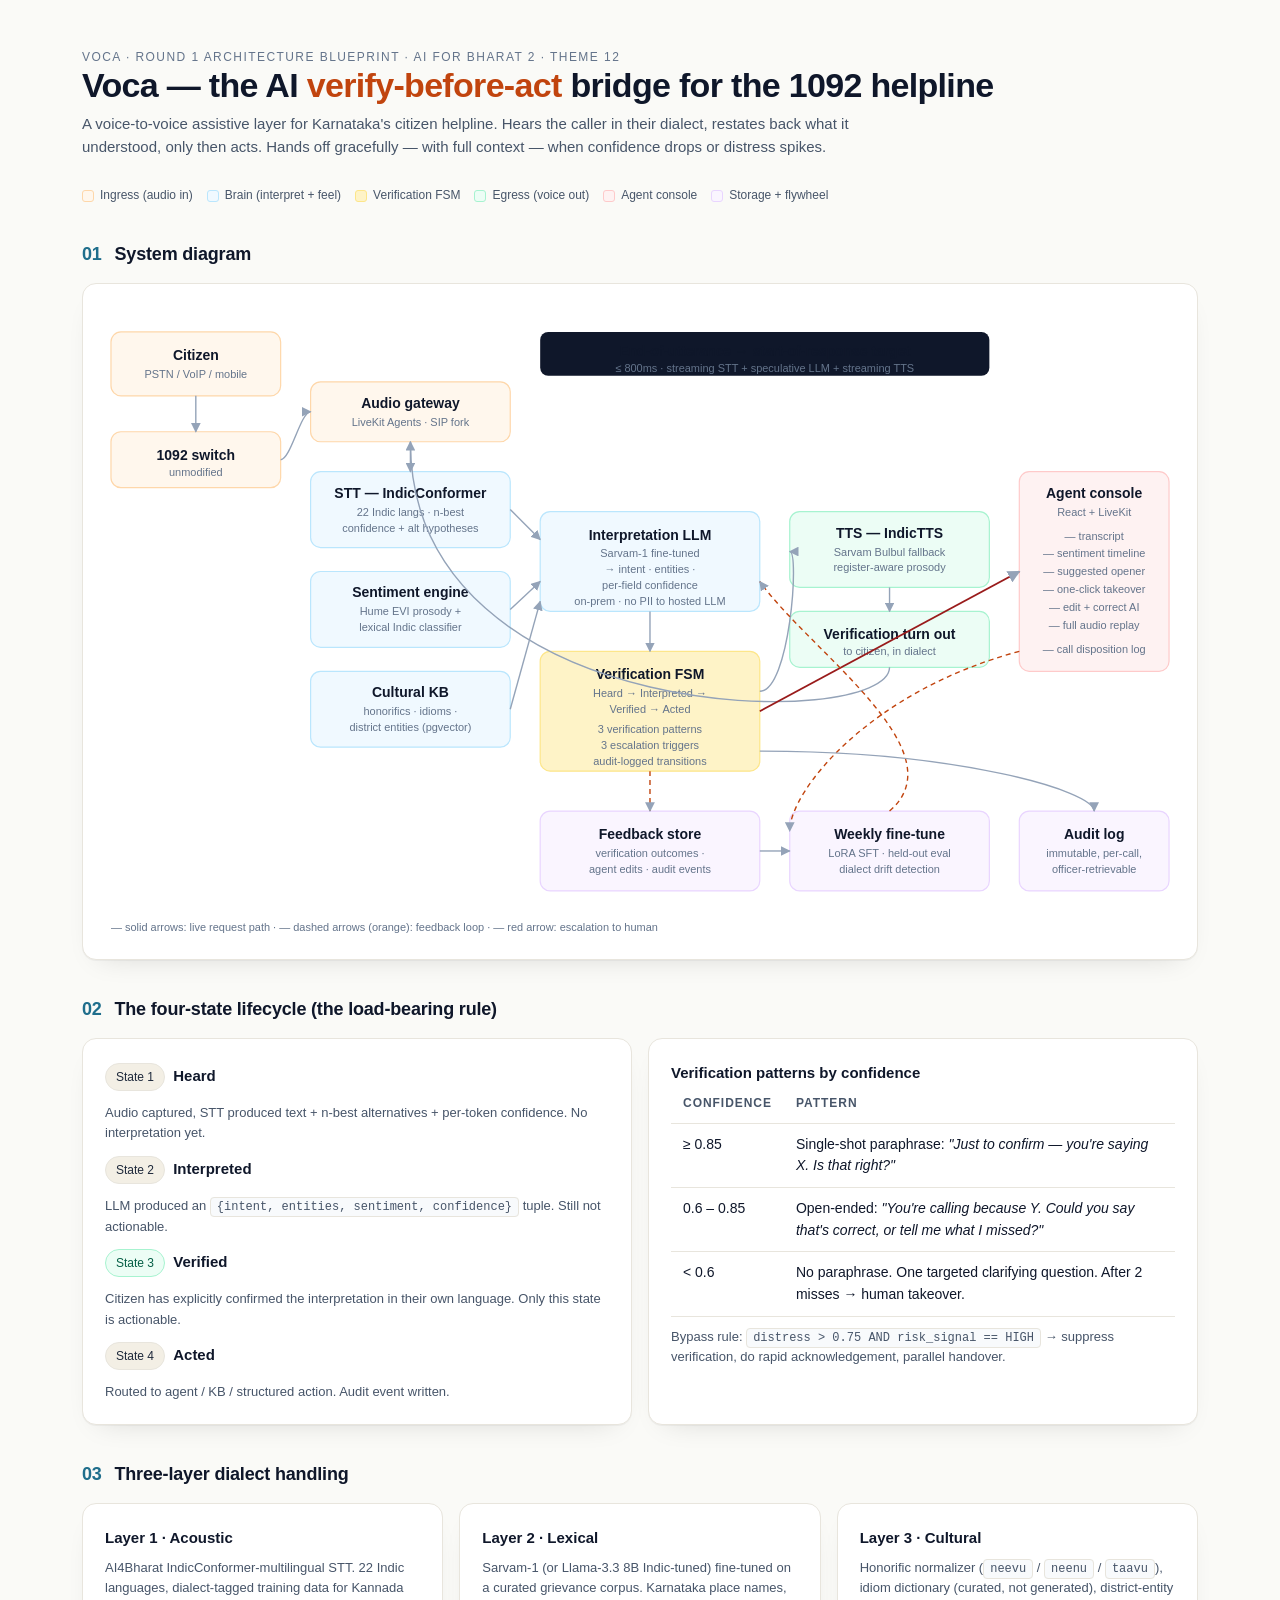
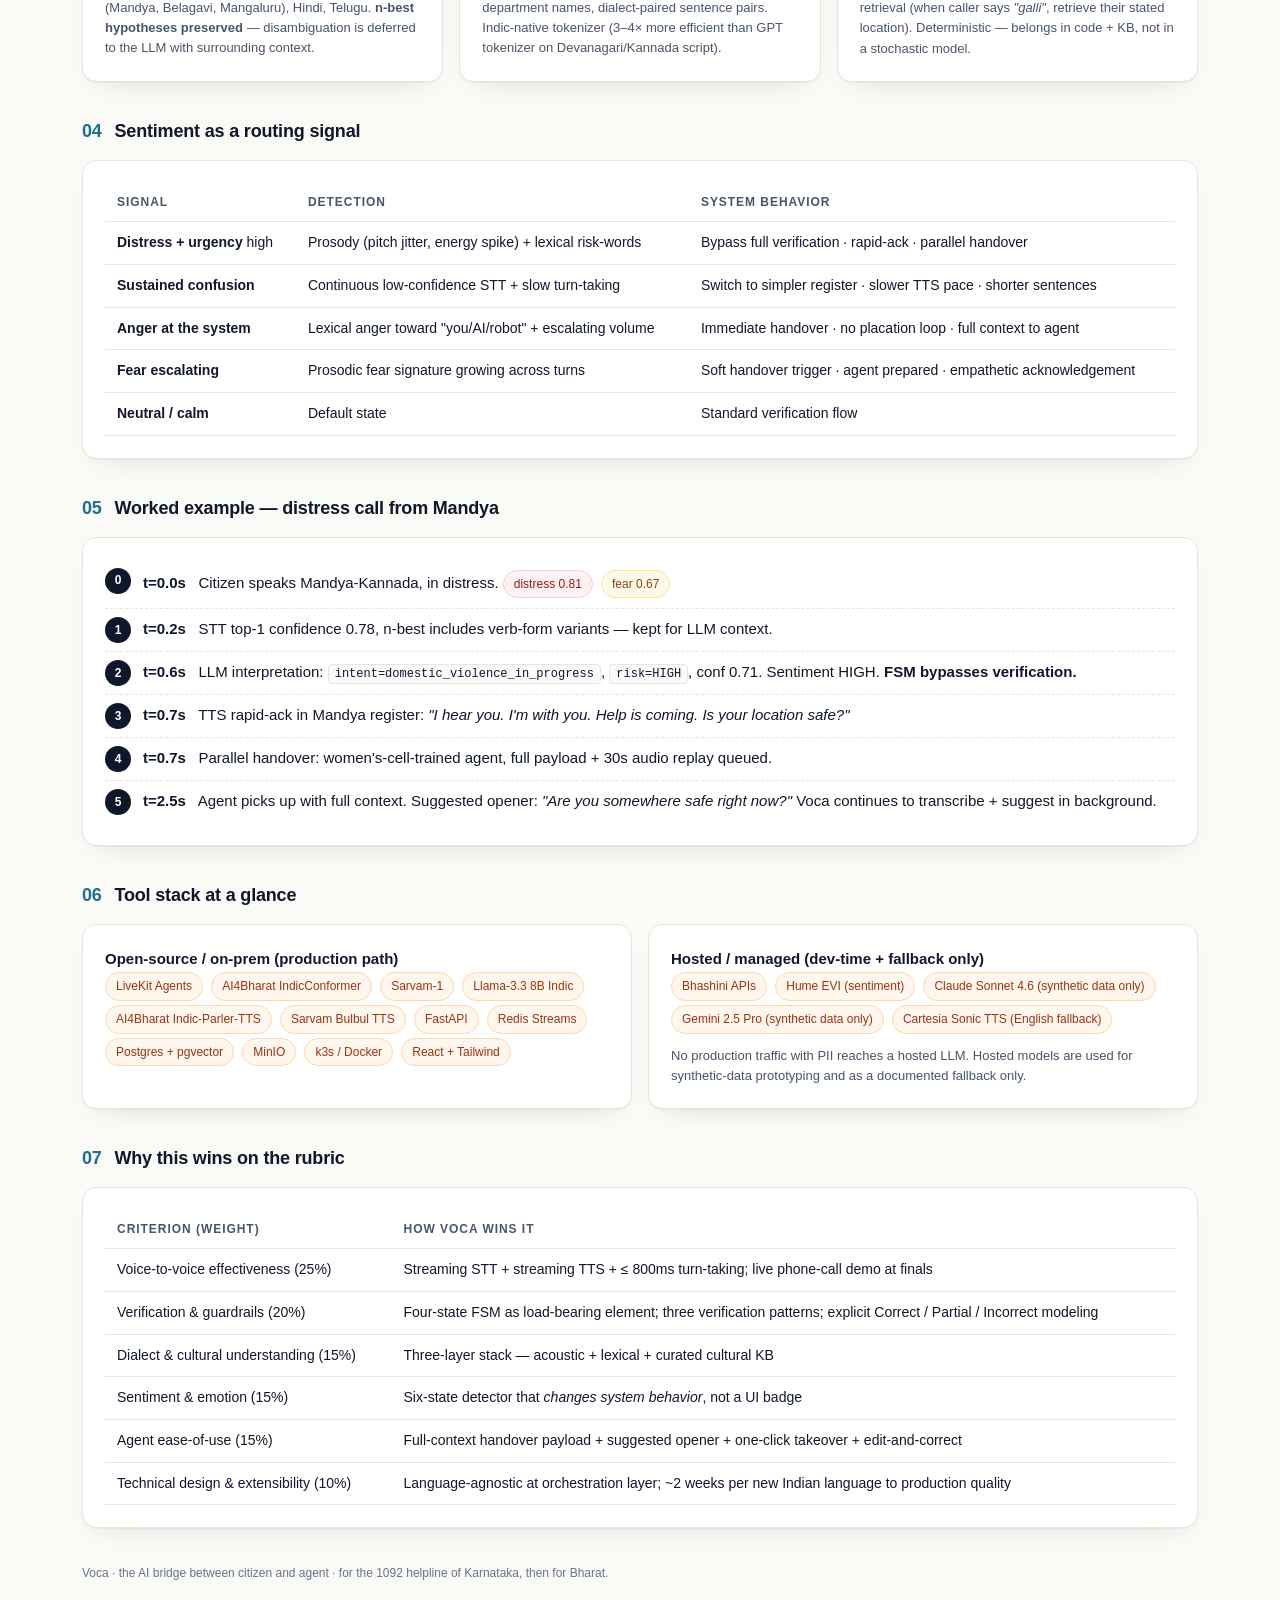
<file: architecture.html>
<!doctype html>
<html lang="en">
<head>
<meta charset="utf-8" />
<meta name="viewport" content="width=device-width, initial-scale=1" />
<title>Voca — Architecture Blueprint</title>
<style>
  :root {
    --ink: #0f172a;
    --ink-2: #1e293b;
    --paper: #fafaf7;
    --rule: #e8e5dd;
    --accent: #c1440e;       /* Indian saffron-ish */
    --accent-2: #1f6e8c;     /* deep teal */
    --good: #1d6f42;
    --warn: #b45309;
    --bad: #991b1b;
    --pill: #f3efe5;
    --shadow: 0 1px 0 rgba(0,0,0,.04), 0 12px 28px -18px rgba(0,0,0,.18);
  }
  * { box-sizing: border-box; }
  html, body { margin: 0; padding: 0; background: var(--paper); color: var(--ink);
    font: 15px/1.55 -apple-system, BlinkMacSystemFont, "Segoe UI", "Inter", sans-serif; }
  .wrap { max-width: 1180px; margin: 0 auto; padding: 48px 32px 80px; }
  header { display: flex; align-items: baseline; justify-content: space-between; gap: 24px; margin-bottom: 8px; }
  h1 { font-size: 34px; line-height: 1.1; margin: 0; letter-spacing: -0.02em; }
  h1 .accent { color: var(--accent); }
  .lede { color: #475569; max-width: 780px; margin: 8px 0 28px; }
  .meta { font-size: 12px; color: #64748b; letter-spacing: .12em; text-transform: uppercase; }
  h2 { font-size: 18px; margin: 36px 0 14px; letter-spacing: -.01em; }
  h2 .num { color: var(--accent-2); font-variant-numeric: tabular-nums; margin-right: 8px; }
  .card { background: white; border: 1px solid var(--rule); border-radius: 14px; padding: 22px; box-shadow: var(--shadow); }
  .grid { display: grid; gap: 16px; }
  .stack { display: flex; flex-direction: column; gap: 10px; }
  .pill { display: inline-block; background: var(--pill); border: 1px solid var(--rule); border-radius: 999px; padding: 4px 10px; font-size: 12px; color: var(--ink-2); margin: 2px 4px 2px 0; }
  .pill.good { background: #ecfdf5; border-color: #a7f3d0; color: #065f46; }
  .pill.warn { background: #fffbeb; border-color: #fde68a; color: #92400e; }
  .pill.bad  { background: #fef2f2; border-color: #fecaca; color: #991b1b; }
  .pill.tool { background: #fff7ed; border-color: #fed7aa; color: #9a3412; }
  table { width: 100%; border-collapse: collapse; }
  th, td { text-align: left; padding: 10px 12px; border-bottom: 1px solid var(--rule); vertical-align: top; font-size: 14px; }
  th { font-weight: 600; color: #475569; font-size: 12px; letter-spacing: .08em; text-transform: uppercase; }
  .legend { display: flex; flex-wrap: wrap; gap: 14px; font-size: 12px; color: #475569; }
  .swatch { display: inline-block; width: 12px; height: 12px; border-radius: 3px; vertical-align: middle; margin-right: 6px; }
  /* Diagram */
  .diagram { background: white; border: 1px solid var(--rule); border-radius: 14px; padding: 8px; box-shadow: var(--shadow); overflow-x: auto; }
  svg { display: block; min-width: 1080px; width: 100%; height: auto; font-family: -apple-system, BlinkMacSystemFont, "Segoe UI", "Inter", sans-serif; }
  text { fill: var(--ink); }
  .label-sm { font-size: 11px; fill: #64748b; }
  .label-md { font-size: 12.5px; }
  .label-lg { font-size: 14px; font-weight: 600; }
  .arrow { stroke: #94a3b8; stroke-width: 1.4; fill: none; marker-end: url(#arrow); }
  .arrow.feedback { stroke-dasharray: 5 4; stroke: #c1440e; }
  .arrow.escalate { stroke: #991b1b; stroke-width: 1.8; }
  rect.box { fill: white; stroke: #cbd5e1; stroke-width: 1.2; rx: 10; ry: 10; }
  rect.box.ingress { fill: #fff7ed; stroke: #fed7aa; }
  rect.box.brain   { fill: #f0f9ff; stroke: #bae6fd; }
  rect.box.fsm     { fill: #fef3c7; stroke: #fde68a; }
  rect.box.egress  { fill: #ecfdf5; stroke: #a7f3d0; }
  rect.box.store   { fill: #faf5ff; stroke: #e9d5ff; }
  rect.box.agent   { fill: #fef2f2; stroke: #fecaca; }
  /* Cards */
  .three { grid-template-columns: repeat(3, minmax(0, 1fr)); }
  .two { grid-template-columns: repeat(2, minmax(0, 1fr)); }
  @media (max-width: 760px) { .three, .two { grid-template-columns: 1fr; } }
  .small { font-size: 13px; color: #475569; }
  .kbd { font-family: ui-monospace, SFMono-Regular, Menlo, monospace; font-size: 12px; background: #f8fafc; padding: 2px 6px; border-radius: 4px; border: 1px solid var(--rule); }
  .footer { margin-top: 36px; font-size: 12px; color: #64748b; }
  .step { display: flex; gap: 12px; align-items: flex-start; padding: 8px 0; border-top: 1px dashed var(--rule); }
  .step:first-child { border-top: 0; }
  .step .n { flex: 0 0 26px; height: 26px; border-radius: 50%; background: var(--ink); color: white; display: grid; place-items: center; font-size: 12px; font-weight: 600; }
</style>
</head>
<body>
<div class="wrap">
  <div class="meta">Voca · Round 1 Architecture Blueprint · AI for Bharat 2 · Theme 12</div>
  <header>
    <h1>Voca — the AI <span class="accent">verify-before-act</span> bridge for the 1092 helpline</h1>
  </header>
  <p class="lede">A voice-to-voice assistive layer for Karnataka's citizen helpline. Hears the caller in their dialect, restates back what it understood, only then acts. Hands off gracefully — with full context — when confidence drops or distress spikes.</p>

  <div class="legend" style="margin: 6px 0 26px;">
    <span><span class="swatch" style="background:#fff7ed;border:1px solid #fed7aa"></span>Ingress (audio in)</span>
    <span><span class="swatch" style="background:#f0f9ff;border:1px solid #bae6fd"></span>Brain (interpret + feel)</span>
    <span><span class="swatch" style="background:#fef3c7;border:1px solid #fde68a"></span>Verification FSM</span>
    <span><span class="swatch" style="background:#ecfdf5;border:1px solid #a7f3d0"></span>Egress (voice out)</span>
    <span><span class="swatch" style="background:#fef2f2;border:1px solid #fecaca"></span>Agent console</span>
    <span><span class="swatch" style="background:#faf5ff;border:1px solid #e9d5ff"></span>Storage + flywheel</span>
  </div>

  <h2><span class="num">01</span> System diagram</h2>
  <div class="diagram">
    <svg viewBox="0 0 1100 660" role="img" aria-label="Voca system architecture">
      <defs>
        <marker id="arrow" viewBox="0 0 10 10" refX="9" refY="5" markerWidth="7" markerHeight="7" orient="auto-start-reverse">
          <path d="M0,0 L10,5 L0,10 z" fill="#94a3b8" />
        </marker>
      </defs>

      <!-- Citizen / PSTN -->
      <rect class="box ingress" x="20" y="40" width="170" height="64"/>
      <text x="105" y="68" text-anchor="middle" class="label-lg">Citizen</text>
      <text x="105" y="86" text-anchor="middle" class="label-sm">PSTN / VoIP / mobile</text>

      <!-- 1092 switch -->
      <rect class="box ingress" x="20" y="140" width="170" height="56"/>
      <text x="105" y="168" text-anchor="middle" class="label-lg">1092 switch</text>
      <text x="105" y="184" text-anchor="middle" class="label-sm">unmodified</text>

      <!-- Audio gateway -->
      <rect class="box ingress" x="220" y="90" width="200" height="60"/>
      <text x="320" y="116" text-anchor="middle" class="label-lg">Audio gateway</text>
      <text x="320" y="134" text-anchor="middle" class="label-sm">LiveKit Agents · SIP fork</text>

      <!-- STT -->
      <rect class="box brain" x="220" y="180" width="200" height="76"/>
      <text x="320" y="206" text-anchor="middle" class="label-lg">STT — IndicConformer</text>
      <text x="320" y="224" text-anchor="middle" class="label-sm">22 Indic langs · n-best</text>
      <text x="320" y="240" text-anchor="middle" class="label-sm">confidence + alt hypotheses</text>

      <!-- Sentiment -->
      <rect class="box brain" x="220" y="280" width="200" height="76"/>
      <text x="320" y="306" text-anchor="middle" class="label-lg">Sentiment engine</text>
      <text x="320" y="324" text-anchor="middle" class="label-sm">Hume EVI prosody +</text>
      <text x="320" y="340" text-anchor="middle" class="label-sm">lexical Indic classifier</text>

      <!-- Cultural KB -->
      <rect class="box brain" x="220" y="380" width="200" height="76"/>
      <text x="320" y="406" text-anchor="middle" class="label-lg">Cultural KB</text>
      <text x="320" y="424" text-anchor="middle" class="label-sm">honorifics · idioms ·</text>
      <text x="320" y="440" text-anchor="middle" class="label-sm">district entities (pgvector)</text>

      <!-- LLM interpretation -->
      <rect class="box brain" x="450" y="220" width="220" height="100"/>
      <text x="560" y="248" text-anchor="middle" class="label-lg">Interpretation LLM</text>
      <text x="560" y="266" text-anchor="middle" class="label-sm">Sarvam-1 fine-tuned</text>
      <text x="560" y="282" text-anchor="middle" class="label-sm">→ intent · entities ·</text>
      <text x="560" y="298" text-anchor="middle" class="label-sm">  per-field confidence</text>
      <text x="560" y="314" text-anchor="middle" class="label-sm">on-prem · no PII to hosted LLM</text>

      <!-- FSM -->
      <rect class="box fsm" x="450" y="360" width="220" height="120"/>
      <text x="560" y="388" text-anchor="middle" class="label-lg">Verification FSM</text>
      <text x="560" y="406" text-anchor="middle" class="label-sm">Heard → Interpreted →</text>
      <text x="560" y="422" text-anchor="middle" class="label-sm">Verified → Acted</text>
      <text x="560" y="442" text-anchor="middle" class="label-sm">3 verification patterns</text>
      <text x="560" y="458" text-anchor="middle" class="label-sm">3 escalation triggers</text>
      <text x="560" y="474" text-anchor="middle" class="label-sm">audit-logged transitions</text>

      <!-- TTS -->
      <rect class="box egress" x="700" y="220" width="200" height="76"/>
      <text x="800" y="246" text-anchor="middle" class="label-lg">TTS — IndicTTS</text>
      <text x="800" y="264" text-anchor="middle" class="label-sm">Sarvam Bulbul fallback</text>
      <text x="800" y="280" text-anchor="middle" class="label-sm">register-aware prosody</text>

      <!-- Citizen voice out -->
      <rect class="box egress" x="700" y="320" width="200" height="56"/>
      <text x="800" y="348" text-anchor="middle" class="label-lg">Verification turn out</text>
      <text x="800" y="364" text-anchor="middle" class="label-sm">to citizen, in dialect</text>

      <!-- Agent console -->
      <rect class="box agent" x="930" y="180" width="150" height="200"/>
      <text x="1005" y="206" text-anchor="middle" class="label-lg">Agent console</text>
      <text x="1005" y="224" text-anchor="middle" class="label-sm">React + LiveKit</text>
      <text x="1005" y="248" text-anchor="middle" class="label-sm">— transcript</text>
      <text x="1005" y="266" text-anchor="middle" class="label-sm">— sentiment timeline</text>
      <text x="1005" y="284" text-anchor="middle" class="label-sm">— suggested opener</text>
      <text x="1005" y="302" text-anchor="middle" class="label-sm">— one-click takeover</text>
      <text x="1005" y="320" text-anchor="middle" class="label-sm">— edit + correct AI</text>
      <text x="1005" y="338" text-anchor="middle" class="label-sm">— full audio replay</text>
      <text x="1005" y="362" text-anchor="middle" class="label-sm">— call disposition log</text>

      <!-- Feedback store -->
      <rect class="box store" x="450" y="520" width="220" height="80"/>
      <text x="560" y="548" text-anchor="middle" class="label-lg">Feedback store</text>
      <text x="560" y="566" text-anchor="middle" class="label-sm">verification outcomes ·</text>
      <text x="560" y="582" text-anchor="middle" class="label-sm">agent edits · audit events</text>

      <!-- Fine-tune -->
      <rect class="box store" x="700" y="520" width="200" height="80"/>
      <text x="800" y="548" text-anchor="middle" class="label-lg">Weekly fine-tune</text>
      <text x="800" y="566" text-anchor="middle" class="label-sm">LoRA SFT · held-out eval</text>
      <text x="800" y="582" text-anchor="middle" class="label-sm">dialect drift detection</text>

      <!-- Audit -->
      <rect class="box store" x="930" y="520" width="150" height="80"/>
      <text x="1005" y="548" text-anchor="middle" class="label-lg">Audit log</text>
      <text x="1005" y="566" text-anchor="middle" class="label-sm">immutable, per-call,</text>
      <text x="1005" y="582" text-anchor="middle" class="label-sm">officer-retrievable</text>

      <!-- Arrows: citizen → switch → gateway → STT -->
      <path class="arrow" d="M105,104 L105,140"/>
      <path class="arrow" d="M190,168 C200,168 210,120 220,120"/>
      <path class="arrow" d="M320,150 L320,180"/>
      <!-- STT → LLM -->
      <path class="arrow" d="M420,218 L450,248"/>
      <!-- Sentiment → LLM -->
      <path class="arrow" d="M420,318 L450,290"/>
      <!-- Cultural KB → LLM -->
      <path class="arrow" d="M420,418 L450,310"/>
      <!-- LLM → FSM -->
      <path class="arrow" d="M560,320 L560,360"/>
      <!-- FSM → TTS -->
      <path class="arrow" d="M670,400 C700,400 710,260 700,260"/>
      <!-- TTS → out -->
      <path class="arrow" d="M800,296 L800,320"/>
      <!-- TTS → audio gateway → citizen -->
      <path class="arrow" d="M800,376 C800,440 320,440 320,150"/>
      <!-- FSM escalation → agent console -->
      <path class="arrow escalate" d="M670,420 L930,280"/>
      <!-- FSM → feedback store -->
      <path class="arrow feedback" d="M560,480 L560,520"/>
      <!-- Agent edits → feedback -->
      <path class="arrow feedback" d="M930,360 C780,400 700,500 700,540"/>
      <!-- Feedback → fine-tune -->
      <path class="arrow" d="M670,560 L700,560"/>
      <!-- Fine-tune → LLM (loop) -->
      <path class="arrow feedback" d="M800,520 C870,460 720,360 670,290"/>
      <!-- FSM → audit -->
      <path class="arrow" d="M670,460 C870,460 1005,500 1005,520"/>

      <!-- Latency annotation -->
      <rect x="450" y="40" width="450" height="44" rx="8" fill="#0f172a" />
      <text x="675" y="64" text-anchor="middle" fill="#fef3c7" class="label-lg">End-of-utterance → start-of-response target</text>
      <text x="675" y="80" text-anchor="middle" fill="#fef3c7" class="label-sm">≤ 800ms · streaming STT + speculative LLM + streaming TTS</text>

      <!-- Legend hints -->
      <text x="20" y="640" class="label-sm">— solid arrows: live request path · — dashed arrows (orange): feedback loop · — red arrow: escalation to human</text>
    </svg>
  </div>

  <h2><span class="num">02</span> The four-state lifecycle (the load-bearing rule)</h2>
  <div class="grid two">
    <div class="card">
      <div class="stack">
        <div><span class="pill">State 1</span> <strong>Heard</strong></div>
        <div class="small">Audio captured, STT produced text + n-best alternatives + per-token confidence. No interpretation yet.</div>
        <div><span class="pill">State 2</span> <strong>Interpreted</strong></div>
        <div class="small">LLM produced an <span class="kbd">{intent, entities, sentiment, confidence}</span> tuple. Still not actionable.</div>
        <div><span class="pill good">State 3</span> <strong>Verified</strong></div>
        <div class="small">Citizen has explicitly confirmed the interpretation in their own language. Only this state is actionable.</div>
        <div><span class="pill">State 4</span> <strong>Acted</strong></div>
        <div class="small">Routed to agent / KB / structured action. Audit event written.</div>
      </div>
    </div>
    <div class="card">
      <strong>Verification patterns by confidence</strong>
      <table>
        <thead><tr><th>Confidence</th><th>Pattern</th></tr></thead>
        <tbody>
          <tr><td>≥ 0.85</td><td>Single-shot paraphrase: <em>"Just to confirm — you're saying X. Is that right?"</em></td></tr>
          <tr><td>0.6 – 0.85</td><td>Open-ended: <em>"You're calling because Y. Could you say that's correct, or tell me what I missed?"</em></td></tr>
          <tr><td>&lt; 0.6</td><td>No paraphrase. One targeted clarifying question. After 2 misses → human takeover.</td></tr>
        </tbody>
      </table>
      <div class="small" style="margin-top:10px;">Bypass rule: <span class="kbd">distress &gt; 0.75 AND risk_signal == HIGH</span> → suppress verification, do rapid acknowledgement, parallel handover.</div>
    </div>
  </div>

  <h2><span class="num">03</span> Three-layer dialect handling</h2>
  <div class="grid three">
    <div class="card">
      <strong>Layer 1 · Acoustic</strong>
      <div class="small" style="margin-top:8px;">
        AI4Bharat IndicConformer-multilingual STT. 22 Indic languages, dialect-tagged training data for Kannada (Mandya, Belagavi, Mangaluru), Hindi, Telugu. <strong>n-best hypotheses preserved</strong> — disambiguation is deferred to the LLM with surrounding context.
      </div>
    </div>
    <div class="card">
      <strong>Layer 2 · Lexical</strong>
      <div class="small" style="margin-top:8px;">
        Sarvam-1 (or Llama-3.3 8B Indic-tuned) fine-tuned on a curated grievance corpus. Karnataka place names, department names, dialect-paired sentence pairs. Indic-native tokenizer (3–4× more efficient than GPT tokenizer on Devanagari/Kannada script).
      </div>
    </div>
    <div class="card">
      <strong>Layer 3 · Cultural</strong>
      <div class="small" style="margin-top:8px;">
        Honorific normalizer (<span class="kbd">neevu</span> / <span class="kbd">neenu</span> / <span class="kbd">taavu</span>), idiom dictionary (curated, not generated), district-entity retrieval (when caller says <em>"galli"</em>, retrieve their stated location). Deterministic — belongs in code + KB, not in a stochastic model.
      </div>
    </div>
  </div>

  <h2><span class="num">04</span> Sentiment as a routing signal</h2>
  <div class="card">
    <table>
      <thead><tr><th>Signal</th><th>Detection</th><th>System behavior</th></tr></thead>
      <tbody>
        <tr><td><strong>Distress + urgency</strong> high</td><td>Prosody (pitch jitter, energy spike) + lexical risk-words</td><td>Bypass full verification · rapid-ack · parallel handover</td></tr>
        <tr><td><strong>Sustained confusion</strong></td><td>Continuous low-confidence STT + slow turn-taking</td><td>Switch to simpler register · slower TTS pace · shorter sentences</td></tr>
        <tr><td><strong>Anger at the system</strong></td><td>Lexical anger toward "you/AI/robot" + escalating volume</td><td>Immediate handover · no placation loop · full context to agent</td></tr>
        <tr><td><strong>Fear escalating</strong></td><td>Prosodic fear signature growing across turns</td><td>Soft handover trigger · agent prepared · empathetic acknowledgement</td></tr>
        <tr><td><strong>Neutral / calm</strong></td><td>Default state</td><td>Standard verification flow</td></tr>
      </tbody>
    </table>
  </div>

  <h2><span class="num">05</span> Worked example — distress call from Mandya</h2>
  <div class="card">
    <div class="step"><div class="n">0</div><div><strong>t=0.0s</strong> &nbsp; Citizen speaks Mandya-Kannada, in distress. <span class="pill bad">distress 0.81</span> <span class="pill warn">fear 0.67</span></div></div>
    <div class="step"><div class="n">1</div><div><strong>t=0.2s</strong> &nbsp; STT top-1 confidence 0.78, n-best includes verb-form variants — kept for LLM context.</div></div>
    <div class="step"><div class="n">2</div><div><strong>t=0.6s</strong> &nbsp; LLM interpretation: <span class="kbd">intent=domestic_violence_in_progress</span>, <span class="kbd">risk=HIGH</span>, conf 0.71. Sentiment HIGH. <strong>FSM bypasses verification.</strong></div></div>
    <div class="step"><div class="n">3</div><div><strong>t=0.7s</strong> &nbsp; TTS rapid-ack in Mandya register: <em>"I hear you. I'm with you. Help is coming. Is your location safe?"</em></div></div>
    <div class="step"><div class="n">4</div><div><strong>t=0.7s</strong> &nbsp; Parallel handover: women's-cell-trained agent, full payload + 30s audio replay queued.</div></div>
    <div class="step"><div class="n">5</div><div><strong>t=2.5s</strong> &nbsp; Agent picks up with full context. Suggested opener: <em>"Are you somewhere safe right now?"</em> Voca continues to transcribe + suggest in background.</div></div>
  </div>

  <h2><span class="num">06</span> Tool stack at a glance</h2>
  <div class="grid two">
    <div class="card">
      <strong>Open-source / on-prem (production path)</strong><br/>
      <span class="pill tool">LiveKit Agents</span>
      <span class="pill tool">AI4Bharat IndicConformer</span>
      <span class="pill tool">Sarvam-1</span>
      <span class="pill tool">Llama-3.3 8B Indic</span>
      <span class="pill tool">AI4Bharat Indic-Parler-TTS</span>
      <span class="pill tool">Sarvam Bulbul TTS</span>
      <span class="pill tool">FastAPI</span>
      <span class="pill tool">Redis Streams</span>
      <span class="pill tool">Postgres + pgvector</span>
      <span class="pill tool">MinIO</span>
      <span class="pill tool">k3s / Docker</span>
      <span class="pill tool">React + Tailwind</span>
    </div>
    <div class="card">
      <strong>Hosted / managed (dev-time + fallback only)</strong><br/>
      <span class="pill tool">Bhashini APIs</span>
      <span class="pill tool">Hume EVI (sentiment)</span>
      <span class="pill tool">Claude Sonnet 4.6 (synthetic data only)</span>
      <span class="pill tool">Gemini 2.5 Pro (synthetic data only)</span>
      <span class="pill tool">Cartesia Sonic TTS (English fallback)</span>
      <div class="small" style="margin-top:10px;">No production traffic with PII reaches a hosted LLM. Hosted models are used for synthetic-data prototyping and as a documented fallback only.</div>
    </div>
  </div>

  <h2><span class="num">07</span> Why this wins on the rubric</h2>
  <div class="card">
    <table>
      <thead><tr><th>Criterion (weight)</th><th>How Voca wins it</th></tr></thead>
      <tbody>
        <tr><td>Voice-to-voice effectiveness (25%)</td><td>Streaming STT + streaming TTS + ≤ 800ms turn-taking; live phone-call demo at finals</td></tr>
        <tr><td>Verification & guardrails (20%)</td><td>Four-state FSM as load-bearing element; three verification patterns; explicit Correct / Partial / Incorrect modeling</td></tr>
        <tr><td>Dialect & cultural understanding (15%)</td><td>Three-layer stack — acoustic + lexical + curated cultural KB</td></tr>
        <tr><td>Sentiment & emotion (15%)</td><td>Six-state detector that <em>changes system behavior</em>, not a UI badge</td></tr>
        <tr><td>Agent ease-of-use (15%)</td><td>Full-context handover payload + suggested opener + one-click takeover + edit-and-correct</td></tr>
        <tr><td>Technical design & extensibility (10%)</td><td>Language-agnostic at orchestration layer; ~2 weeks per new Indian language to production quality</td></tr>
      </tbody>
    </table>
  </div>

  <p class="footer">Voca · the AI bridge between citizen and agent · for the 1092 helpline of Karnataka, then for Bharat.</p>
</div>
</body>
</html>
</file>
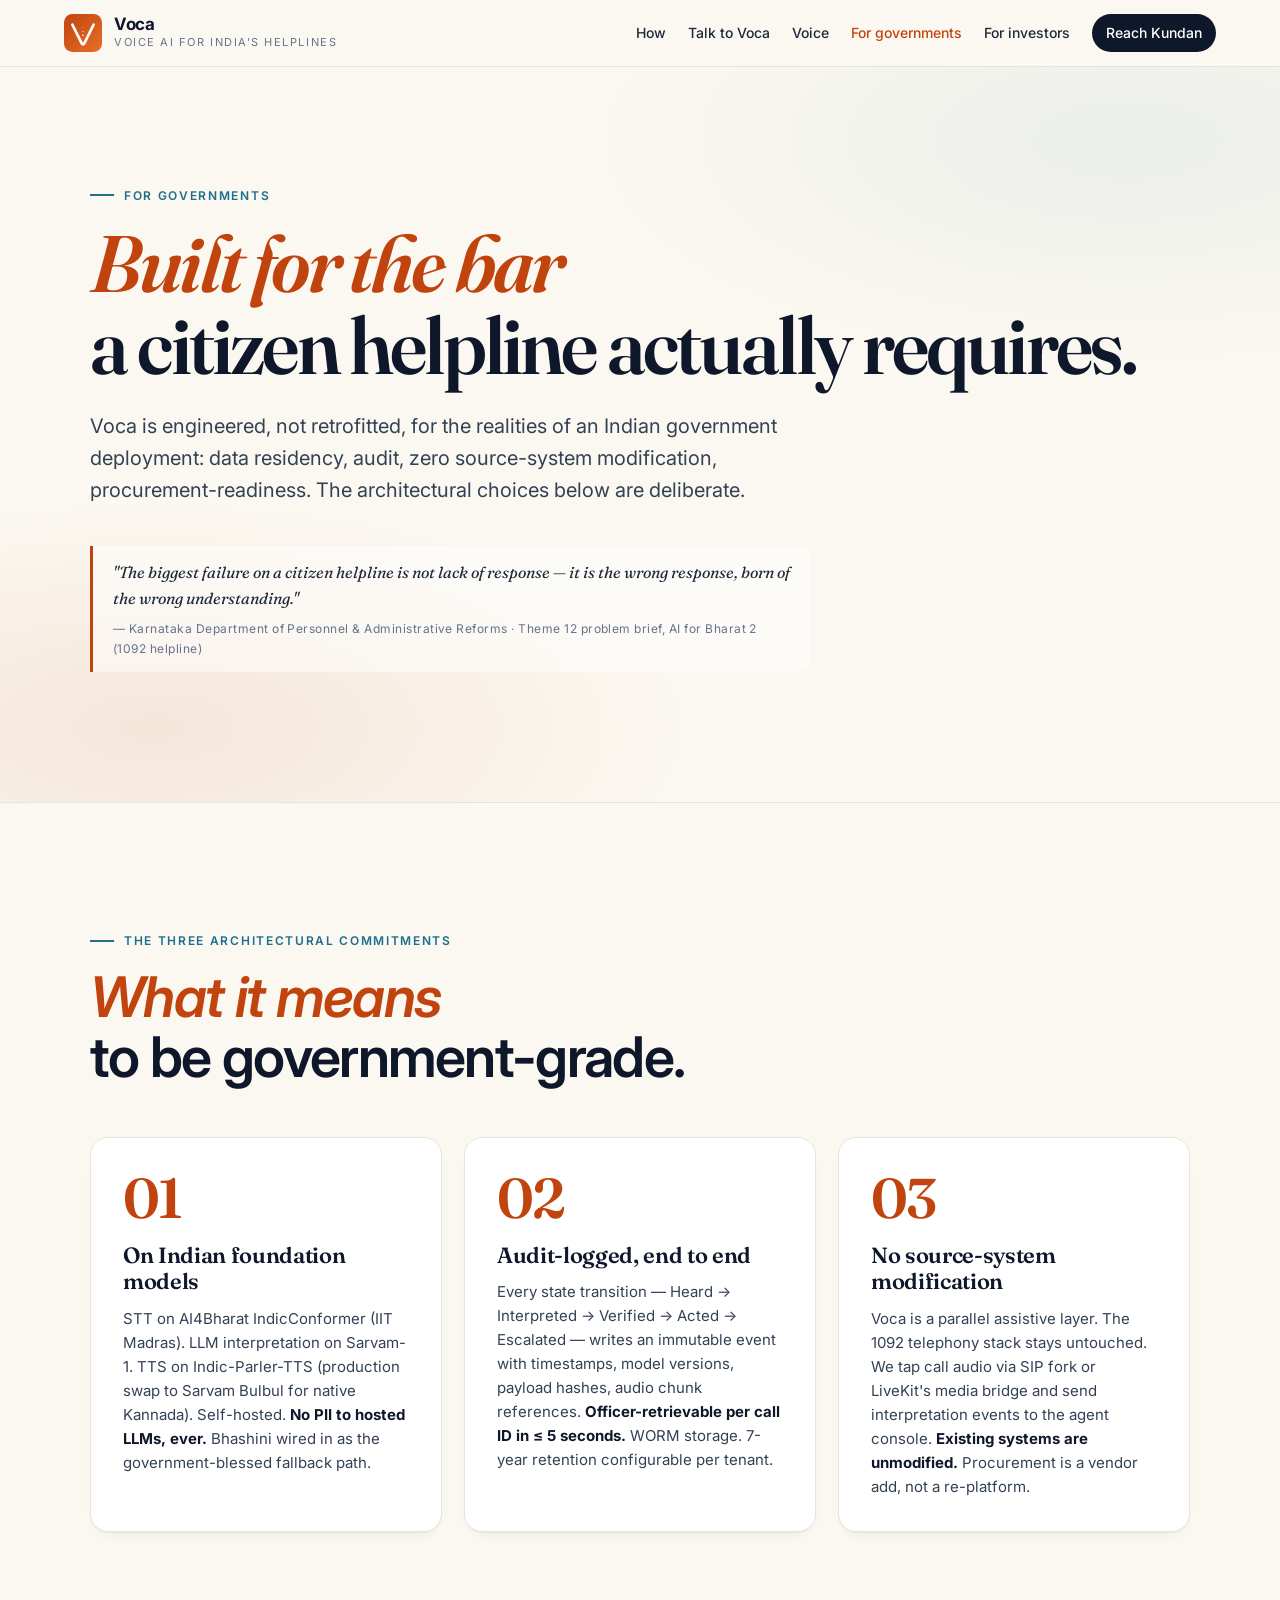
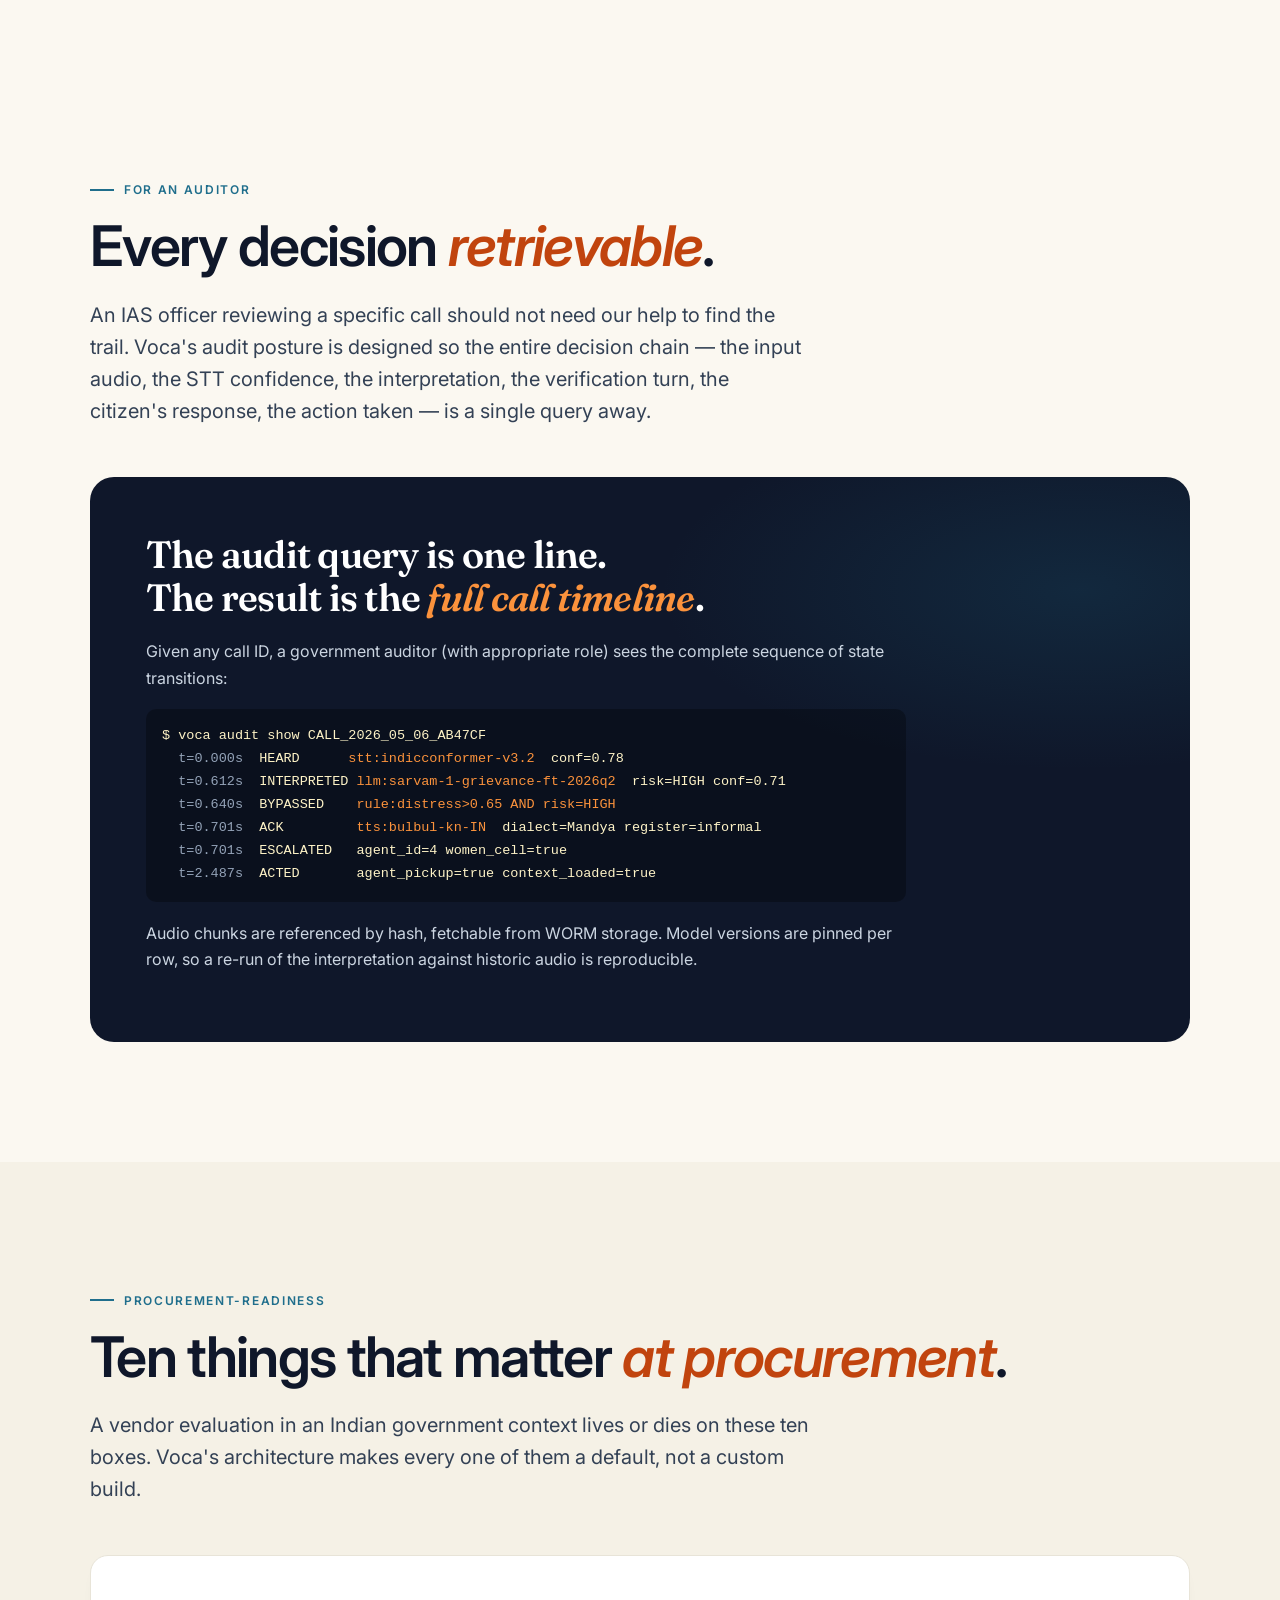
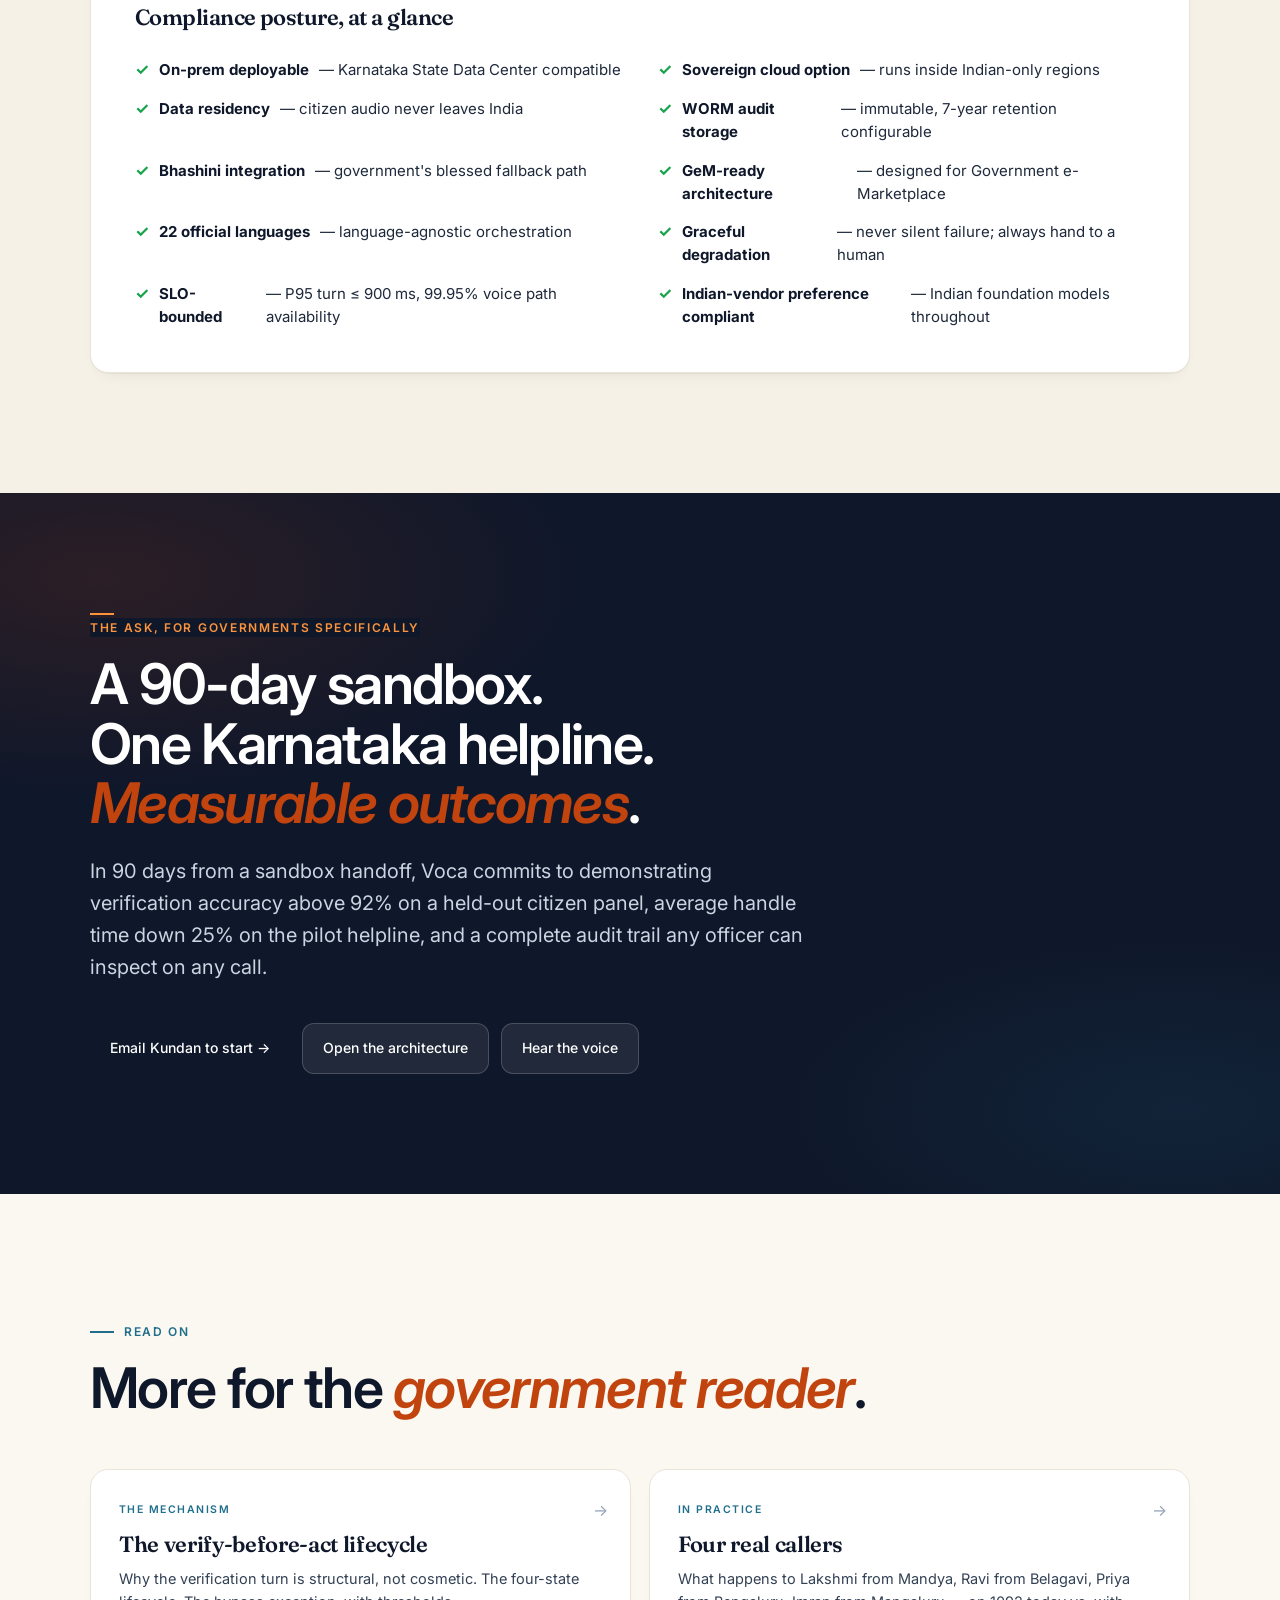
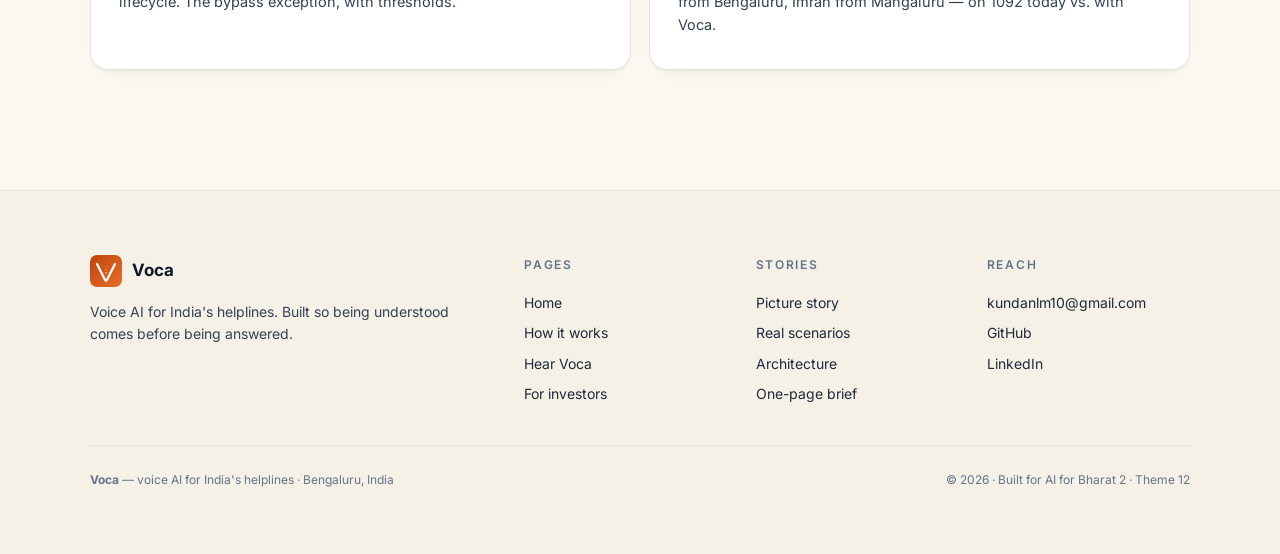
<file: governments.html>
<!doctype html>
<html lang="en">
<head>
<meta charset="utf-8" />
<meta name="viewport" content="width=device-width, initial-scale=1, viewport-fit=cover" />
<meta name="theme-color" content="#fbf8f1" />
<title>Voca for governments · audit-grade voice AI for citizen helplines</title>
<meta name="description" content="On-prem deployable. Audit-logged end-to-end. No PII to hosted LLMs. Bhashini-blessed fallback. Built for Indian government deployment from day one." />
<meta property="og:title" content="Voca for governments" />
<meta property="og:description" content="Audit-grade voice AI built for Indian government deployment. On-prem · Bhashini-fallback · GeM-ready." />
<link rel="icon" href="data:image/svg+xml,%3Csvg xmlns='http://www.w3.org/2000/svg' viewBox='0 0 100 100'%3E%3Cdefs%3E%3ClinearGradient id='g' x1='0%25' y1='0%25' x2='100%25' y2='100%25'%3E%3Cstop offset='0%25' stop-color='%23c1440e'/%3E%3Cstop offset='100%25' stop-color='%23e76f29'/%3E%3C/linearGradient%3E%3C/defs%3E%3Crect width='100' height='100' rx='22' fill='url(%23g)'/%3E%3Cpath d='M 22 28 L 46 76 Q 48 80 50 80 Q 52 80 54 76 L 78 28' stroke='white' stroke-width='7' fill='none' stroke-linecap='round' stroke-linejoin='round'/%3E%3Ccircle cx='50' cy='56' r='2.2' fill='white'/%3E%3Ccircle cx='50' cy='46' r='1.8' fill='white' fill-opacity='0.7'/%3E%3Ccircle cx='50' cy='36' r='1.8' fill='white' fill-opacity='0.5'/%3E%3C/svg%3E" />
<link rel="preconnect" href="https://fonts.googleapis.com" />
<link rel="preconnect" href="https://fonts.gstatic.com" crossorigin />
<link href="https://fonts.googleapis.com/css2?family=Fraunces:opsz,wght@9..144,500;9..144,600;9..144,700&family=Inter:wght@400;500;600;700&display=swap" rel="stylesheet" />
<link rel="stylesheet" href="voca.css" />
<style>
  .pillars { margin-top: 50px; display: grid; grid-template-columns: repeat(3, 1fr); gap: 22px; }
  @media (max-width: 800px) { .pillars { grid-template-columns: 1fr; } }
  .pillar {
    background: white; border: 1px solid var(--rule); border-radius: 18px;
    padding: clamp(24px, 3vw, 32px); box-shadow: var(--shadow-sm);
  }
  .pillar .num {
    font-family: var(--serif); font-size: 56px; line-height: 1;
    color: var(--saffron); letter-spacing: -.03em; font-weight: 600;
    margin-bottom: 16px;
  }
  .pillar h3 { font-size: 22px; line-height: 1.2; margin: 0 0 12px; letter-spacing: -.015em; font-weight: 600; }
  .pillar p { color: var(--ink-3); font-size: 15px; line-height: 1.6; margin: 0; }
  .pillar p strong { color: var(--ink); }

  .checklist {
    margin-top: 50px; background: white; border: 1px solid var(--rule);
    border-radius: 18px; padding: clamp(28px, 4vw, 44px); box-shadow: var(--shadow-sm);
  }
  .checklist h3 { font-size: 22px; margin: 0 0 22px; font-family: var(--serif); font-weight: 600; }
  .checklist ul {
    list-style: none; padding: 0; margin: 0;
    display: grid; grid-template-columns: 1fr 1fr; gap: 14px 36px;
  }
  @media (max-width: 800px) { .checklist ul { grid-template-columns: 1fr; gap: 12px; } }
  .checklist li {
    display: flex; gap: 10px; align-items: baseline;
    font-size: 15px; color: var(--ink-2); line-height: 1.55;
  }
  .checklist li::before {
    content: "✓"; color: var(--green-2); font-weight: 700; font-size: 16px; flex-shrink: 0;
  }
  .checklist li strong { color: var(--ink); }

  .audit-callout {
    margin-top: 50px; background: var(--ink); color: white;
    border-radius: 24px; padding: clamp(36px, 5vw, 56px);
    position: relative; overflow: hidden;
  }
  .audit-callout::before {
    content: ""; position: absolute; inset: 0; pointer-events: none;
    background: radial-gradient(700px 300px at 90% 20%, rgba(31,110,140,.20), transparent 60%);
  }
  .audit-callout > * { position: relative; }
  .audit-callout h3 {
    font-family: var(--serif); color: white;
    font-size: clamp(24px, 3.6vw, 38px); line-height: 1.15; margin: 0 0 18px;
    letter-spacing: -.02em; font-weight: 600;
  }
  .audit-callout h3 em { color: #fb923c; font-style: italic; }
  .audit-callout p { color: #cbd5e1; font-size: 16px; line-height: 1.65; margin: 0 0 14px; max-width: 760px; }
  .audit-callout code {
    background: rgba(31,110,140,.20); border: 1px solid rgba(31,110,140,.40);
    color: #38bdf8; padding: 3px 9px; border-radius: 6px;
    font-family: ui-monospace, "SF Mono", Menlo, monospace; font-size: 13px;
  }

  .quote-block {
    margin-top: 50px; background: var(--paper-2); border-left: 4px solid var(--saffron);
    padding: clamp(28px, 4vw, 36px); border-radius: 0 14px 14px 0;
  }
  .quote-block p {
    font-family: var(--serif); font-size: clamp(18px, 2.6vw, 24px); line-height: 1.4;
    color: var(--ink); font-style: italic; margin: 0 0 16px; letter-spacing: -.01em;
  }
  .quote-block .attribution {
    font-size: 13px; color: #64748b; letter-spacing: .04em; font-style: normal;
  }

  .next-row { margin-top: 50px; display: grid; grid-template-columns: 1fr 1fr; gap: 18px; }
  @media (max-width: 700px) { .next-row { grid-template-columns: 1fr; } }
</style>
</head>
<body>

<svg width="0" height="0" style="position:absolute" aria-hidden="true">
  <defs>
    <linearGradient id="vocaGrad" x1="0%" y1="0%" x2="100%" y2="100%">
      <stop offset="0%" stop-color="#c1440e"/>
      <stop offset="100%" stop-color="#e76f29"/>
    </linearGradient>
  </defs>
</svg>

<nav class="nav">
  <div class="nav-inner">
    <a class="brand" href="index.html">
      <svg class="brand-logo" viewBox="0 0 100 100"><rect width="100" height="100" rx="22" fill="url(#vocaGrad)"/><path d="M 22 28 L 46 76 Q 48 80 50 80 Q 52 80 54 76 L 78 28" stroke="white" stroke-width="7" fill="none" stroke-linecap="round" stroke-linejoin="round"/><circle cx="50" cy="56" r="2.2" fill="white"/><circle cx="50" cy="46" r="1.8" fill="white" fill-opacity="0.7"/><circle cx="50" cy="36" r="1.4" fill="white" fill-opacity="0.5"/></svg>
      <div><div class="brand-name">Voca</div><div class="brand-sub">voice AI for India's helplines</div></div>
    </a>
    <div class="nav-links">
      <a href="how.html">How</a>
      <a href="talk.html">Talk to Voca</a>
      <a href="voice.html">Voice</a>
      <a href="governments.html" class="current">For governments</a>
      <a href="investors.html">For investors</a>
      <a href="mailto:kundanlm10@gmail.com" class="nav-cta">Reach Kundan</a>
    </div>
  </div>
</nav>

<!-- HERO -->
<section class="hero">
  <div class="container">
    <div class="eyebrow">For governments</div>
    <h1 class="display"><em>Built for the bar</em><br/>a citizen helpline actually requires.</h1>
    <p class="lede">Voca is engineered, not retrofitted, for the realities of an Indian government deployment: data residency, audit, zero source-system modification, procurement-readiness. The architectural choices below are deliberate.</p>

    <div class="quote-card">
      "The biggest failure on a citizen helpline is not lack of response — it is the wrong response, born of the wrong understanding."
      <em>— Karnataka Department of Personnel & Administrative Reforms · Theme 12 problem brief, AI for Bharat 2 (1092 helpline)</em>
    </div>
  </div>
</section>

<!-- THREE PILLARS -->
<section>
  <div class="container">
    <div class="eyebrow">The three architectural commitments</div>
    <div class="display-2"><em>What it means</em><br/>to be government-grade.</div>

    <div class="pillars">
      <div class="pillar">
        <div class="num">01</div>
        <h3>On Indian foundation models</h3>
        <p>STT on AI4Bharat IndicConformer (IIT Madras). LLM interpretation on Sarvam-1. TTS on Indic-Parler-TTS (production swap to Sarvam Bulbul for native Kannada). Self-hosted. <strong>No PII to hosted LLMs, ever.</strong> Bhashini wired in as the government-blessed fallback path.</p>
      </div>
      <div class="pillar">
        <div class="num">02</div>
        <h3>Audit-logged, end to end</h3>
        <p>Every state transition — Heard → Interpreted → Verified → Acted → Escalated — writes an immutable event with timestamps, model versions, payload hashes, audio chunk references. <strong>Officer-retrievable per call ID in ≤ 5 seconds.</strong> WORM storage. 7-year retention configurable per tenant.</p>
      </div>
      <div class="pillar">
        <div class="num">03</div>
        <h3>No source-system modification</h3>
        <p>Voca is a parallel assistive layer. The 1092 telephony stack stays untouched. We tap call audio via SIP fork or LiveKit's media bridge and send interpretation events to the agent console. <strong>Existing systems are unmodified.</strong> Procurement is a vendor add, not a re-platform.</p>
      </div>
    </div>
  </div>
</section>

<!-- AUDIT CALLOUT -->
<section style="background:var(--paper);">
  <div class="container">
    <div class="eyebrow">For an auditor</div>
    <div class="display-2">Every decision <em>retrievable</em>.</div>
    <p class="lede">An IAS officer reviewing a specific call should not need our help to find the trail. Voca's audit posture is designed so the entire decision chain — the input audio, the STT confidence, the interpretation, the verification turn, the citizen's response, the action taken — is a single query away.</p>

    <div class="audit-callout">
      <h3>The audit query is one line.<br/>The result is the <em>full call timeline</em>.</h3>
      <p>Given any call ID, a government auditor (with appropriate role) sees the complete sequence of state transitions:</p>
      <p style="font-family:ui-monospace, 'SF Mono', Menlo, monospace; font-size:13.5px; line-height:1.7; color:#fef3c7; padding:16px; background:rgba(0,0,0,.3); border-radius:10px; margin:18px 0;">
$ voca audit show CALL_2026_05_06_AB47CF<br/>
&nbsp;&nbsp;<span style="color:#94a3b8;">t=0.000s</span> &nbsp;HEARD&nbsp;&nbsp;&nbsp;&nbsp;&nbsp;&nbsp;<span style="color:#fb923c;">stt:indicconformer-v3.2</span> &nbsp;conf=0.78<br/>
&nbsp;&nbsp;<span style="color:#94a3b8;">t=0.612s</span> &nbsp;INTERPRETED&nbsp;<span style="color:#fb923c;">llm:sarvam-1-grievance-ft-2026q2</span> &nbsp;risk=HIGH&nbsp;conf=0.71<br/>
&nbsp;&nbsp;<span style="color:#94a3b8;">t=0.640s</span> &nbsp;BYPASSED&nbsp;&nbsp;&nbsp;&nbsp;<span style="color:#fb923c;">rule:distress&gt;0.65 AND risk=HIGH</span><br/>
&nbsp;&nbsp;<span style="color:#94a3b8;">t=0.701s</span> &nbsp;ACK&nbsp;&nbsp;&nbsp;&nbsp;&nbsp;&nbsp;&nbsp;&nbsp;&nbsp;<span style="color:#fb923c;">tts:bulbul-kn-IN</span> &nbsp;dialect=Mandya&nbsp;register=informal<br/>
&nbsp;&nbsp;<span style="color:#94a3b8;">t=0.701s</span> &nbsp;ESCALATED&nbsp;&nbsp;&nbsp;agent_id=4&nbsp;women_cell=true<br/>
&nbsp;&nbsp;<span style="color:#94a3b8;">t=2.487s</span> &nbsp;ACTED&nbsp;&nbsp;&nbsp;&nbsp;&nbsp;&nbsp;&nbsp;agent_pickup=true&nbsp;context_loaded=true</p>
      <p>Audio chunks are referenced by hash, fetchable from WORM storage. Model versions are pinned per row, so a re-run of the interpretation against historic audio is reproducible.</p>
    </div>
  </div>
</section>

<!-- PROCUREMENT CHECKLIST -->
<section style="background:var(--paper-2);">
  <div class="container">
    <div class="eyebrow">Procurement-readiness</div>
    <div class="display-2">Ten things that matter <em>at procurement</em>.</div>
    <p class="lede">A vendor evaluation in an Indian government context lives or dies on these ten boxes. Voca's architecture makes every one of them a default, not a custom build.</p>

    <div class="checklist">
      <h3>Compliance posture, at a glance</h3>
      <ul>
        <li><strong>On-prem deployable</strong> — Karnataka State Data Center compatible</li>
        <li><strong>Sovereign cloud option</strong> — runs inside Indian-only regions</li>
        <li><strong>Data residency</strong> — citizen audio never leaves India</li>
        <li><strong>WORM audit storage</strong> — immutable, 7-year retention configurable</li>
        <li><strong>Bhashini integration</strong> — government's blessed fallback path</li>
        <li><strong>GeM-ready architecture</strong> — designed for Government e-Marketplace</li>
        <li><strong>22 official languages</strong> — language-agnostic orchestration</li>
        <li><strong>Graceful degradation</strong> — never silent failure; always hand to a human</li>
        <li><strong>SLO-bounded</strong> — P95 turn ≤ 900 ms, 99.95% voice path availability</li>
        <li><strong>Indian-vendor preference compliant</strong> — Indian foundation models throughout</li>
      </ul>
    </div>
  </div>
</section>

<!-- THE ASK -->
<section class="dark">
  <div class="container">
    <div class="eyebrow dark">The ask, for governments specifically</div>
    <div class="display-2" style="color:white;">A 90-day sandbox.<br/>One Karnataka helpline.<br/><em>Measurable outcomes</em>.</div>
    <p class="lede" style="color:#cbd5e1;">In 90 days from a sandbox handoff, Voca commits to demonstrating verification accuracy above 92% on a held-out citizen panel, average handle time down 25% on the pilot helpline, and a complete audit trail any officer can inspect on any call.</p>

    <div style="margin-top:40px;display:flex;gap:12px;flex-wrap:wrap;">
      <a class="btn btn-primary" href="mailto:kundanlm10@gmail.com?subject=Voca%20%E2%80%94%20Karnataka%20pilot%20conversation">Email Kundan to start →</a>
      <a class="btn btn-on-dark" href="architecture.html">Open the architecture</a>
      <a class="btn btn-on-dark" href="voice.html">Hear the voice</a>
    </div>
  </div>
</section>

<!-- NEXT -->
<section>
  <div class="container">
    <div class="eyebrow">Read on</div>
    <div class="display-2">More for the <em>government reader</em>.</div>

    <div class="next-row">
      <a class="tile" href="how.html">
        <span class="tag">The mechanism</span>
        <span class="arrow">→</span>
        <h3>The verify-before-act lifecycle</h3>
        <p>Why the verification turn is structural, not cosmetic. The four-state lifecycle. The bypass exception, with thresholds.</p>
      </a>
      <a class="tile" href="scenarios.html">
        <span class="tag">In practice</span>
        <span class="arrow">→</span>
        <h3>Four real callers</h3>
        <p>What happens to Lakshmi from Mandya, Ravi from Belagavi, Priya from Bengaluru, Imran from Mangaluru — on 1092 today vs. with Voca.</p>
      </a>
    </div>
  </div>
</section>

<footer>
  <div class="foot-inner">
    <div class="foot-col">
      <div class="foot-brand">
        <svg class="foot-brand-logo" viewBox="0 0 100 100"><rect width="100" height="100" rx="22" fill="url(#vocaGrad)"/><path d="M 22 28 L 46 76 Q 48 80 50 80 Q 52 80 54 76 L 78 28" stroke="white" stroke-width="7" fill="none" stroke-linecap="round" stroke-linejoin="round"/><circle cx="50" cy="56" r="2.2" fill="white"/><circle cx="50" cy="46" r="1.8" fill="white" fill-opacity="0.7"/><circle cx="50" cy="36" r="1.4" fill="white" fill-opacity="0.5"/></svg>
        <div class="foot-brand-name">Voca</div>
      </div>
      <p class="foot-tagline">Voice AI for India's helplines. Built so being understood comes before being answered.</p>
    </div>
    <div class="foot-col">
      <h4>Pages</h4>
      <a href="index.html">Home</a>
      <a href="how.html">How it works</a>
      <a href="voice.html">Hear Voca</a>
      <a href="investors.html">For investors</a>
    </div>
    <div class="foot-col">
      <h4>Stories</h4>
      <a href="story.html">Picture story</a>
      <a href="scenarios.html">Real scenarios</a>
      <a href="architecture.html">Architecture</a>
      <a href="infographic.html">One-page brief</a>
    </div>
    <div class="foot-col">
      <h4>Reach</h4>
      <a href="mailto:kundanlm10@gmail.com">kundanlm10@gmail.com</a>
      <a href="https://github.com/KundanKhatri/voca-public">GitHub</a>
      <a href="https://www.linkedin.com/in/kundankhatri">LinkedIn</a>
    </div>
  </div>
  <div class="foot-meta">
    <span><strong>Voca</strong> — voice AI for India's helplines · Bengaluru, India</span>
    <span>© 2026 · Built for AI for Bharat 2 · Theme 12</span>
  </div>
</footer>

</body>
</html>
</file>
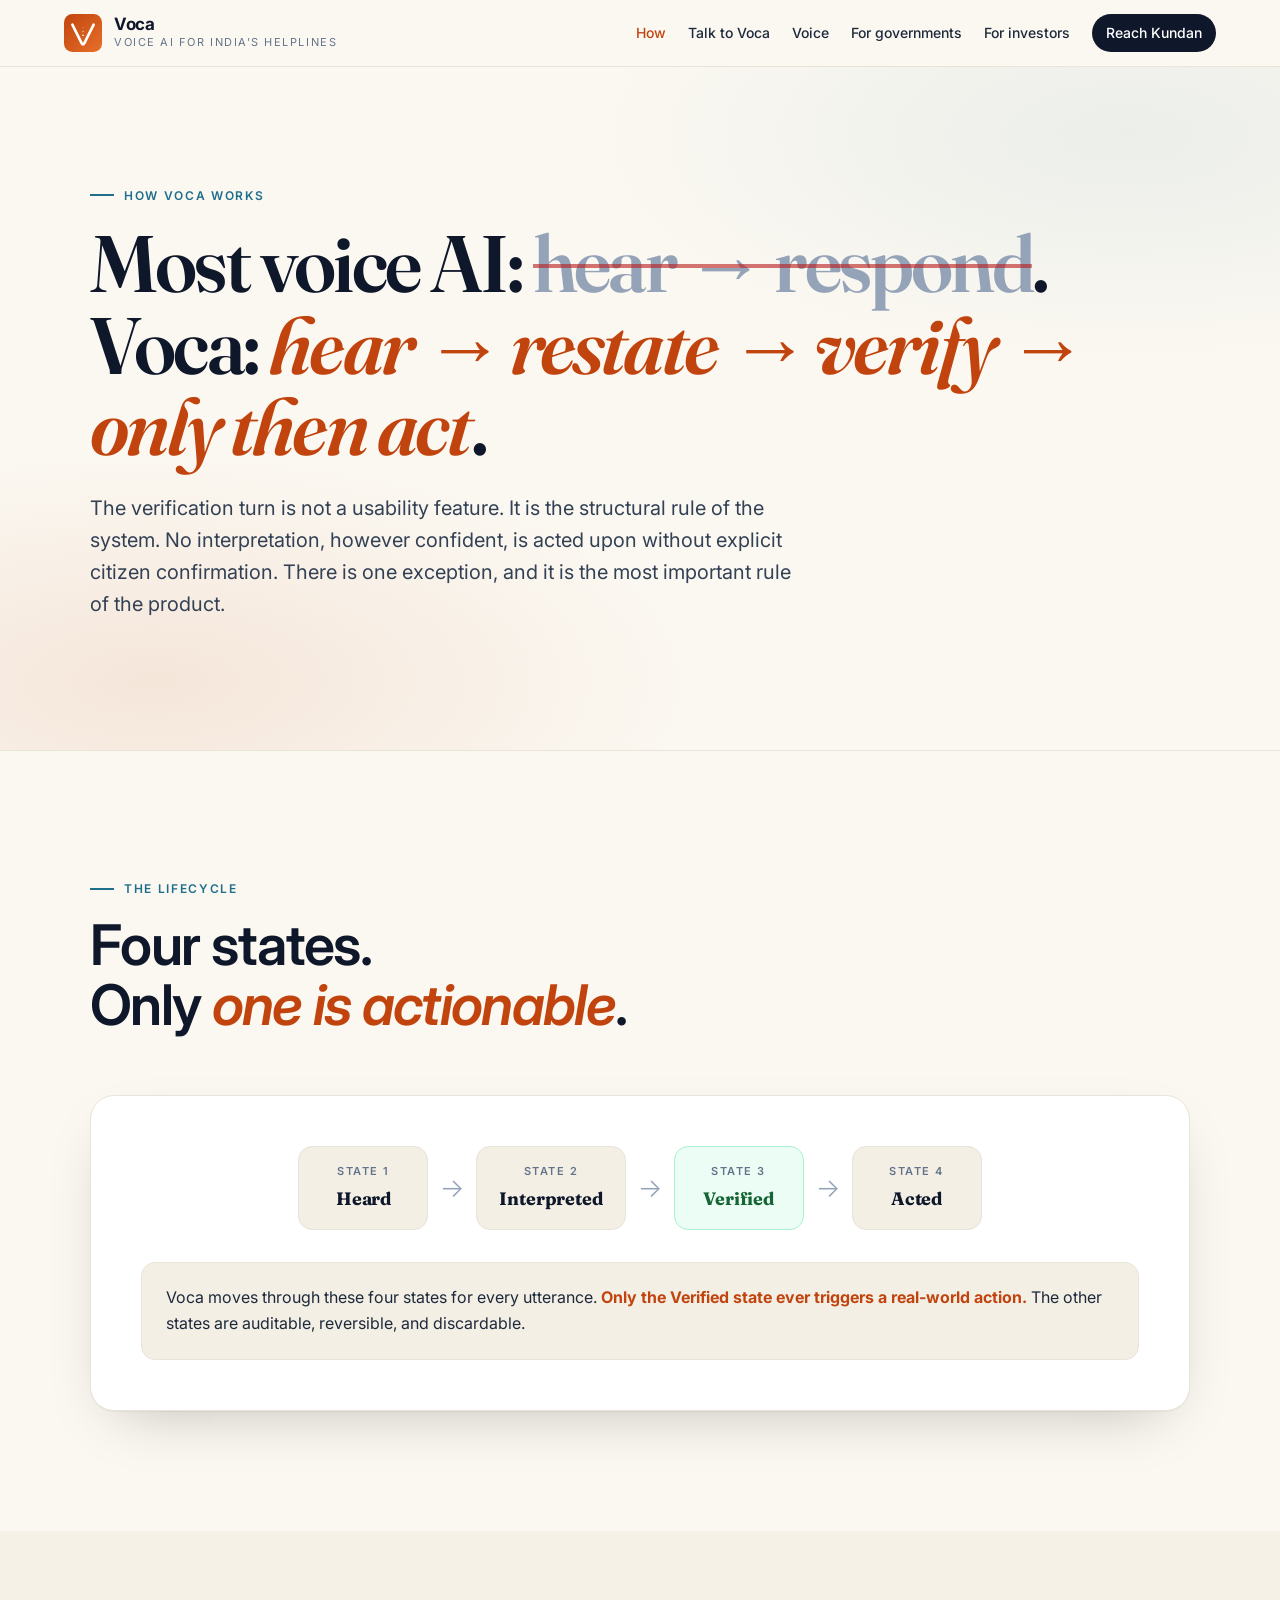
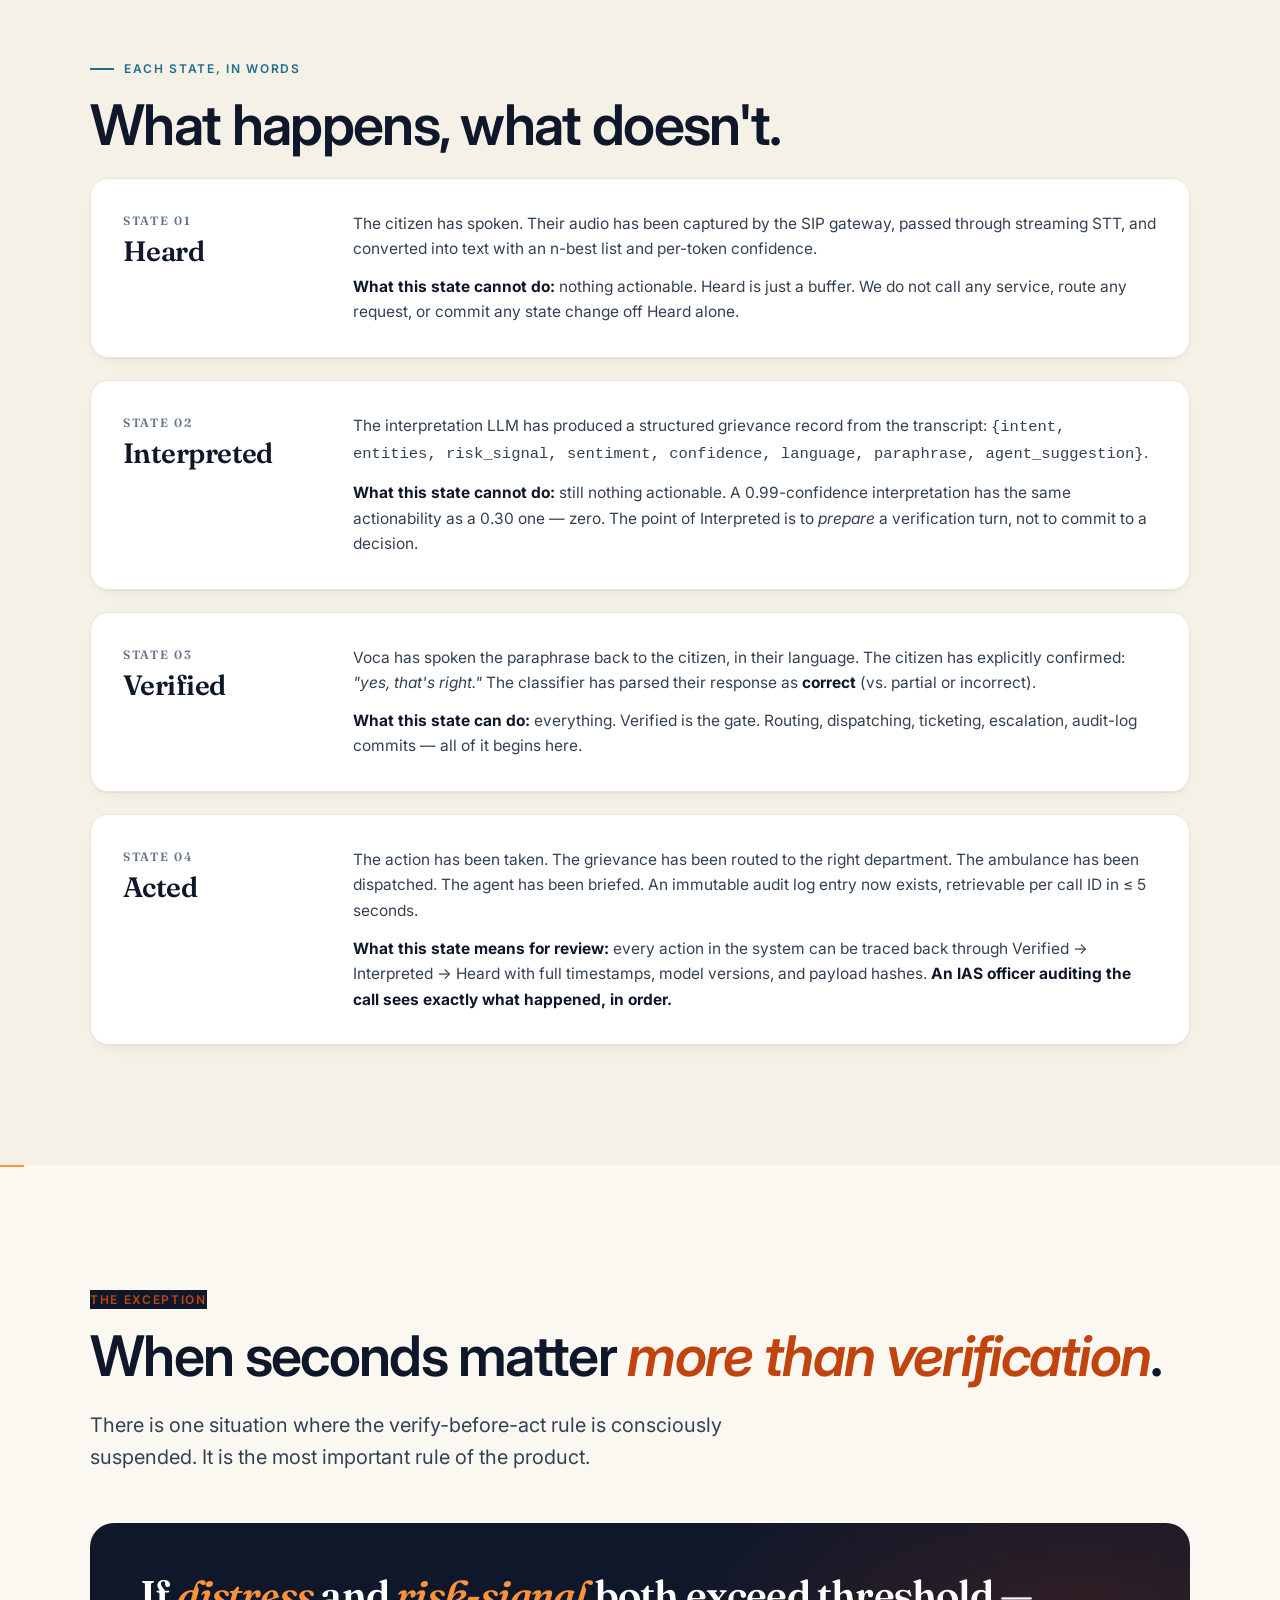
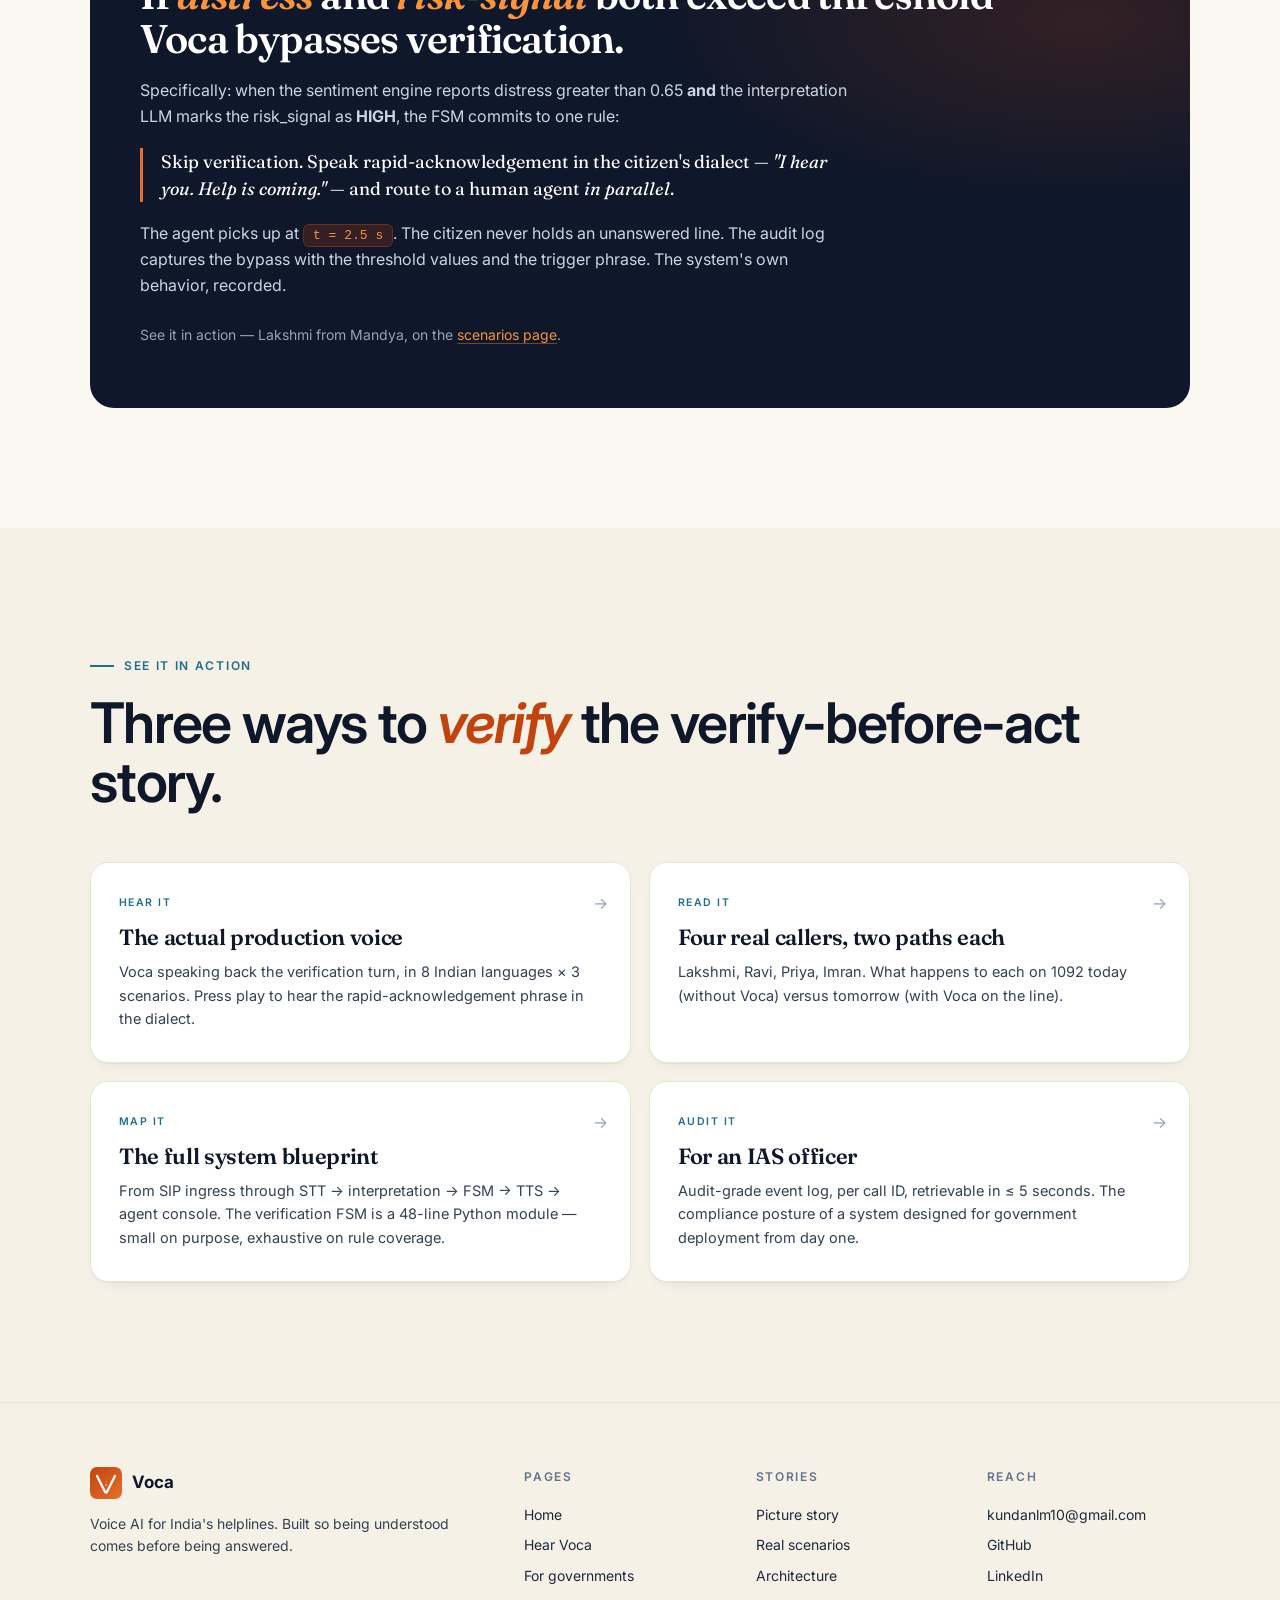
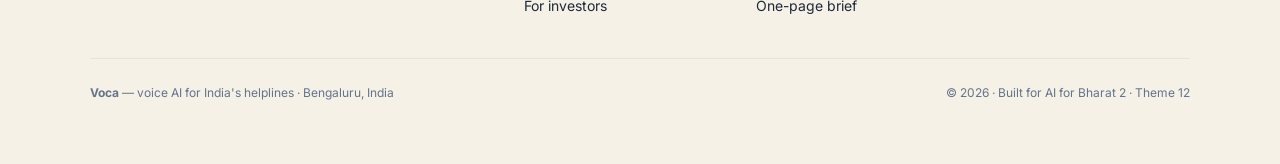
<file: how.html>
<!doctype html>
<html lang="en">
<head>
<meta charset="utf-8" />
<meta name="viewport" content="width=device-width, initial-scale=1, viewport-fit=cover" />
<meta name="theme-color" content="#fbf8f1" />
<title>How Voca works · verify-before-act voice AI</title>
<meta name="description" content="The four-state lifecycle. The verification turn as load-bearing rule. The bypass exception when distress spikes. How Voca actually decides what to do." />
<meta property="og:title" content="How Voca works · verify-before-act" />
<meta property="og:description" content="Hear → restate → verify → only then act. The structural rule of the system." />
<link rel="icon" href="data:image/svg+xml,%3Csvg xmlns='http://www.w3.org/2000/svg' viewBox='0 0 100 100'%3E%3Cdefs%3E%3ClinearGradient id='g' x1='0%25' y1='0%25' x2='100%25' y2='100%25'%3E%3Cstop offset='0%25' stop-color='%23c1440e'/%3E%3Cstop offset='100%25' stop-color='%23e76f29'/%3E%3C/linearGradient%3E%3C/defs%3E%3Crect width='100' height='100' rx='22' fill='url(%23g)'/%3E%3Cpath d='M 22 28 L 46 76 Q 48 80 50 80 Q 52 80 54 76 L 78 28' stroke='white' stroke-width='7' fill='none' stroke-linecap='round' stroke-linejoin='round'/%3E%3Ccircle cx='50' cy='56' r='2.2' fill='white'/%3E%3Ccircle cx='50' cy='46' r='1.8' fill='white' fill-opacity='0.7'/%3E%3Ccircle cx='50' cy='36' r='1.4' fill='white' fill-opacity='0.5'/%3E%3C/svg%3E" />
<link rel="preconnect" href="https://fonts.googleapis.com" />
<link rel="preconnect" href="https://fonts.gstatic.com" crossorigin />
<link href="https://fonts.googleapis.com/css2?family=Fraunces:opsz,wght@9..144,500;9..144,600;9..144,700&family=Inter:wght@400;500;600;700&display=swap" rel="stylesheet" />
<link rel="stylesheet" href="voca.css" />
<style>
  /* Massive flip headline */
  .flip-h2 {
    font-family: var(--serif);
    font-size: clamp(34px, 6vw, 76px); line-height: 1.0;
    letter-spacing: -.035em; font-weight: 600;
    max-width: 1000px; margin: 0 0 28px;
  }
  .flip-h2 .strike {
    text-decoration: line-through;
    text-decoration-color: rgba(185,28,28,.6);
    text-decoration-thickness: 4px;
    color: #94a3b8;
  }
  .flip-h2 em { color: var(--saffron); font-style: italic; }

  /* Lifecycle */
  .lifecycle {
    margin-top: 60px; background: white; border: 1px solid var(--rule);
    border-radius: 24px; padding: clamp(28px, 5vw, 50px); box-shadow: var(--shadow);
  }
  .lc-row {
    display: grid; grid-template-columns: repeat(7, auto);
    align-items: center; justify-content: center; gap: 12px;
  }
  .chip {
    background: var(--cream); border: 1px solid var(--rule); border-radius: 14px;
    padding: 16px 22px; text-align: center; min-width: 130px;
    transition: transform .15s;
  }
  .chip:hover { transform: translateY(-2px); }
  .chip .n { font-size: 11px; color: #64748b; letter-spacing: .14em; text-transform: uppercase; font-weight: 600; }
  .chip .name { font-size: 18px; font-weight: 700; color: var(--ink); margin-top: 4px; letter-spacing: -.01em; font-family: var(--serif); }
  .chip.green { background: var(--green-soft); border-color: #a7f3d0; }
  .chip.green .name { color: var(--green); }
  .arr { color: #94a3b8; font-size: 26px; font-weight: 300; }
  @media (max-width: 800px) {
    .lc-row { display: flex; flex-direction: column; }
    .arr { transform: rotate(90deg); }
    .chip { min-width: 200px; }
  }
  .lc-rule {
    margin-top: 32px; padding: 22px 24px;
    background: var(--cream); border-radius: 14px; border: 1px solid var(--rule);
    font-size: 16px; color: var(--ink-2); line-height: 1.6;
  }
  .lc-rule strong { color: var(--saffron); font-weight: 700; }
  .lc-rule em { color: var(--ink); font-weight: 600; font-style: italic; }

  /* Detail rows — each state explained */
  .state-detail {
    background: white; border: 1px solid var(--rule); border-radius: 18px;
    padding: 32px; margin-top: 22px; box-shadow: var(--shadow-sm);
    display: grid; grid-template-columns: 200px 1fr; gap: 30px;
  }
  @media (max-width: 700px) { .state-detail { grid-template-columns: 1fr; gap: 14px; } }
  .state-detail h3 {
    font-family: var(--serif); font-size: 28px; font-weight: 600;
    margin: 0; line-height: 1.1; letter-spacing: -.02em;
  }
  .state-detail .num {
    font-family: var(--serif); font-size: 12px; letter-spacing: .14em;
    text-transform: uppercase; color: #64748b; font-weight: 600;
    margin-bottom: 6px; font-style: normal;
  }
  .state-detail p { margin: 0 0 12px; color: var(--ink-3); font-size: 15.5px; line-height: 1.65; }
  .state-detail p:last-child { margin-bottom: 0; }
  .state-detail strong { color: var(--ink); }
  .state-detail.bypass { background: linear-gradient(180deg, #fef2f2, white); border-color: #fecaca; }
  .state-detail.bypass h3 { color: var(--saffron); }

  /* Bypass call-out */
  .bypass-rule {
    margin-top: 50px;
    background: var(--ink); color: white; border-radius: 24px;
    padding: clamp(32px, 5vw, 50px); position: relative; overflow: hidden;
  }
  .bypass-rule::before {
    content: ""; position: absolute; inset: 0; pointer-events: none;
    background: radial-gradient(700px 300px at 90% 20%, rgba(193,68,14,.20), transparent 60%);
  }
  .bypass-rule .container2 { position: relative; }
  .bypass-rule h3 {
    font-family: var(--serif);
    font-size: clamp(24px, 3.6vw, 40px); line-height: 1.1; letter-spacing: -.02em;
    color: white; margin: 0 0 16px; font-weight: 600;
  }
  .bypass-rule h3 em { color: #fb923c; font-style: italic; }
  .bypass-rule p { color: #cbd5e1; font-size: 16px; line-height: 1.65; margin: 0 0 12px; max-width: 720px; }
  .bypass-rule code {
    background: rgba(193,68,14,.20); border: 1px solid rgba(193,68,14,.40);
    color: #fb923c; padding: 3px 9px; border-radius: 6px;
    font-family: ui-monospace, "SF Mono", Menlo, monospace;
    font-size: 13px;
  }

  /* CTA cards */
  .next-row { margin-top: 50px; display: grid; grid-template-columns: 1fr 1fr; gap: 18px; }
  @media (max-width: 700px) { .next-row { grid-template-columns: 1fr; } }
</style>
</head>
<body>

<svg width="0" height="0" style="position:absolute" aria-hidden="true">
  <defs>
    <linearGradient id="vocaGrad" x1="0%" y1="0%" x2="100%" y2="100%">
      <stop offset="0%" stop-color="#c1440e"/>
      <stop offset="100%" stop-color="#e76f29"/>
    </linearGradient>
  </defs>
</svg>

<nav class="nav">
  <div class="nav-inner">
    <a class="brand" href="index.html">
      <svg class="brand-logo" viewBox="0 0 100 100"><rect width="100" height="100" rx="22" fill="url(#vocaGrad)"/><path d="M 22 28 L 46 76 Q 48 80 50 80 Q 52 80 54 76 L 78 28" stroke="white" stroke-width="7" fill="none" stroke-linecap="round" stroke-linejoin="round"/><circle cx="50" cy="56" r="2.2" fill="white"/><circle cx="50" cy="46" r="1.8" fill="white" fill-opacity="0.7"/><circle cx="50" cy="36" r="1.4" fill="white" fill-opacity="0.5"/></svg>
      <div><div class="brand-name">Voca</div><div class="brand-sub">voice AI for India's helplines</div></div>
    </a>
    <div class="nav-links">
      <a href="how.html" class="current">How</a>
      <a href="talk.html">Talk to Voca</a>
      <a href="voice.html">Voice</a>
      <a href="governments.html">For governments</a>
      <a href="investors.html">For investors</a>
      <a href="mailto:kundanlm10@gmail.com" class="nav-cta">Reach Kundan</a>
    </div>
  </div>
</nav>

<!-- HERO -->
<section class="hero">
  <div class="container">
    <div class="eyebrow">How Voca works</div>
    <h1 class="display">
      Most voice AI: <span class="strike" style="text-decoration:line-through;text-decoration-color:rgba(185,28,28,.6);text-decoration-thickness:4px;color:#94a3b8;">hear → respond</span>.<br/>
      Voca: <em>hear → restate → verify → only then act</em>.
    </h1>
    <p class="lede">The verification turn is not a usability feature. It is the structural rule of the system. No interpretation, however confident, is acted upon without explicit citizen confirmation. There is one exception, and it is the most important rule of the product.</p>
  </div>
</section>

<!-- LIFECYCLE OVERVIEW -->
<section>
  <div class="container">
    <div class="eyebrow">The lifecycle</div>
    <div class="display-2">Four states.<br/>Only <em>one is actionable</em>.</div>

    <div class="lifecycle">
      <div class="lc-row">
        <div class="chip"><div class="n">State 1</div><div class="name">Heard</div></div>
        <div class="arr">→</div>
        <div class="chip"><div class="n">State 2</div><div class="name">Interpreted</div></div>
        <div class="arr">→</div>
        <div class="chip green"><div class="n">State 3</div><div class="name">Verified</div></div>
        <div class="arr">→</div>
        <div class="chip"><div class="n">State 4</div><div class="name">Acted</div></div>
      </div>
      <div class="lc-rule">
        Voca moves through these four states for every utterance. <strong>Only the Verified state ever triggers a real-world action.</strong> The other states are auditable, reversible, and discardable.
      </div>
    </div>
  </div>
</section>

<!-- EACH STATE EXPLAINED -->
<section style="background:var(--paper-2);">
  <div class="container">
    <div class="eyebrow">Each state, in words</div>
    <div class="display-2">What happens, what doesn't.</div>

    <div class="state-detail">
      <div>
        <div class="num">State 01</div>
        <h3>Heard</h3>
      </div>
      <div>
        <p>The citizen has spoken. Their audio has been captured by the SIP gateway, passed through streaming STT, and converted into text with an n-best list and per-token confidence.</p>
        <p><strong>What this state cannot do:</strong> nothing actionable. Heard is just a buffer. We do not call any service, route any request, or commit any state change off Heard alone.</p>
      </div>
    </div>

    <div class="state-detail">
      <div>
        <div class="num">State 02</div>
        <h3>Interpreted</h3>
      </div>
      <div>
        <p>The interpretation LLM has produced a structured grievance record from the transcript: <code>{intent, entities, risk_signal, sentiment, confidence, language, paraphrase, agent_suggestion}</code>.</p>
        <p><strong>What this state cannot do:</strong> still nothing actionable. A 0.99-confidence interpretation has the same actionability as a 0.30 one — zero. The point of Interpreted is to <em>prepare</em> a verification turn, not to commit to a decision.</p>
      </div>
    </div>

    <div class="state-detail">
      <div>
        <div class="num">State 03</div>
        <h3>Verified</h3>
      </div>
      <div>
        <p>Voca has spoken the paraphrase back to the citizen, in their language. The citizen has explicitly confirmed: <em>"yes, that's right."</em> The classifier has parsed their response as <strong>correct</strong> (vs. partial or incorrect).</p>
        <p><strong>What this state can do:</strong> everything. Verified is the gate. Routing, dispatching, ticketing, escalation, audit-log commits — all of it begins here.</p>
      </div>
    </div>

    <div class="state-detail">
      <div>
        <div class="num">State 04</div>
        <h3>Acted</h3>
      </div>
      <div>
        <p>The action has been taken. The grievance has been routed to the right department. The ambulance has been dispatched. The agent has been briefed. An immutable audit log entry now exists, retrievable per call ID in ≤ 5 seconds.</p>
        <p><strong>What this state means for review:</strong> every action in the system can be traced back through Verified → Interpreted → Heard with full timestamps, model versions, and payload hashes. <strong>An IAS officer auditing the call sees exactly what happened, in order.</strong></p>
      </div>
    </div>
  </div>
</section>

<!-- THE BYPASS EXCEPTION -->
<section>
  <div class="container">
    <div class="eyebrow dark" style="color:var(--saffron);">The exception</div>
    <div class="display-2">When seconds matter <em>more than verification</em>.</div>
    <p class="lede">There is one situation where the verify-before-act rule is consciously suspended. It is the most important rule of the product.</p>

    <div class="bypass-rule">
      <div class="container2">
        <h3>If <em>distress</em> and <em>risk-signal</em> both exceed threshold —<br/>Voca bypasses verification.</h3>
        <p>Specifically: when the sentiment engine reports distress greater than 0.65 <strong>and</strong> the interpretation LLM marks the risk_signal as <strong>HIGH</strong>, the FSM commits to one rule:</p>
        <p style="font-family:var(--serif);font-size:18px;line-height:1.5;color:white;border-left:3px solid var(--saffron-2);padding-left:18px;margin:18px 0;">
          Skip verification. Speak rapid-acknowledgement in the citizen's dialect — <em>"I hear you. Help is coming."</em> — and route to a human agent <em>in parallel</em>.
        </p>
        <p>The agent picks up at <code>t = 2.5 s</code>. The citizen never holds an unanswered line. The audit log captures the bypass with the threshold values and the trigger phrase. The system's own behavior, recorded.</p>
        <p style="margin-top:24px;color:#94a3b8;font-size:14px;">
          See it in action — Lakshmi from Mandya, on the <a href="scenarios.html" style="color:#fb923c;border-color:rgba(251,146,60,.4);">scenarios page</a>.
        </p>
      </div>
    </div>
  </div>
</section>

<!-- NEXT ACTIONS -->
<section style="background:var(--paper-2);">
  <div class="container">
    <div class="eyebrow">See it in action</div>
    <div class="display-2">Three ways to <em>verify</em> the verify-before-act story.</div>

    <div class="next-row">
      <a class="tile" href="voice.html">
        <span class="tag">Hear it</span>
        <span class="arrow">→</span>
        <h3>The actual production voice</h3>
        <p>Voca speaking back the verification turn, in 8 Indian languages × 3 scenarios. Press play to hear the rapid-acknowledgement phrase in the dialect.</p>
      </a>
      <a class="tile" href="scenarios.html">
        <span class="tag">Read it</span>
        <span class="arrow">→</span>
        <h3>Four real callers, two paths each</h3>
        <p>Lakshmi, Ravi, Priya, Imran. What happens to each on 1092 today (without Voca) versus tomorrow (with Voca on the line).</p>
      </a>
      <a class="tile" href="architecture.html">
        <span class="tag">Map it</span>
        <span class="arrow">→</span>
        <h3>The full system blueprint</h3>
        <p>From SIP ingress through STT → interpretation → FSM → TTS → agent console. The verification FSM is a 48-line Python module — small on purpose, exhaustive on rule coverage.</p>
      </a>
      <a class="tile" href="governments.html">
        <span class="tag">Audit it</span>
        <span class="arrow">→</span>
        <h3>For an IAS officer</h3>
        <p>Audit-grade event log, per call ID, retrievable in ≤ 5 seconds. The compliance posture of a system designed for government deployment from day one.</p>
      </a>
    </div>
  </div>
</section>

<footer>
  <div class="foot-inner">
    <div class="foot-col">
      <div class="foot-brand">
        <svg class="foot-brand-logo" viewBox="0 0 100 100"><rect width="100" height="100" rx="22" fill="url(#vocaGrad)"/><path d="M 22 28 L 46 76 Q 48 80 50 80 Q 52 80 54 76 L 78 28" stroke="white" stroke-width="7" fill="none" stroke-linecap="round" stroke-linejoin="round"/><circle cx="50" cy="56" r="2.2" fill="white"/><circle cx="50" cy="46" r="1.8" fill="white" fill-opacity="0.7"/><circle cx="50" cy="36" r="1.4" fill="white" fill-opacity="0.5"/></svg>
        <div class="foot-brand-name">Voca</div>
      </div>
      <p class="foot-tagline">Voice AI for India's helplines. Built so being understood comes before being answered.</p>
    </div>
    <div class="foot-col">
      <h4>Pages</h4>
      <a href="index.html">Home</a>
      <a href="voice.html">Hear Voca</a>
      <a href="governments.html">For governments</a>
      <a href="investors.html">For investors</a>
    </div>
    <div class="foot-col">
      <h4>Stories</h4>
      <a href="story.html">Picture story</a>
      <a href="scenarios.html">Real scenarios</a>
      <a href="architecture.html">Architecture</a>
      <a href="infographic.html">One-page brief</a>
    </div>
    <div class="foot-col">
      <h4>Reach</h4>
      <a href="mailto:kundanlm10@gmail.com">kundanlm10@gmail.com</a>
      <a href="https://github.com/KundanKhatri/voca-public">GitHub</a>
      <a href="https://www.linkedin.com/in/kundankhatri">LinkedIn</a>
    </div>
  </div>
  <div class="foot-meta">
    <span><strong>Voca</strong> — voice AI for India's helplines · Bengaluru, India</span>
    <span>© 2026 · Built for AI for Bharat 2 · Theme 12</span>
  </div>
</footer>

</body>
</html>
</file>
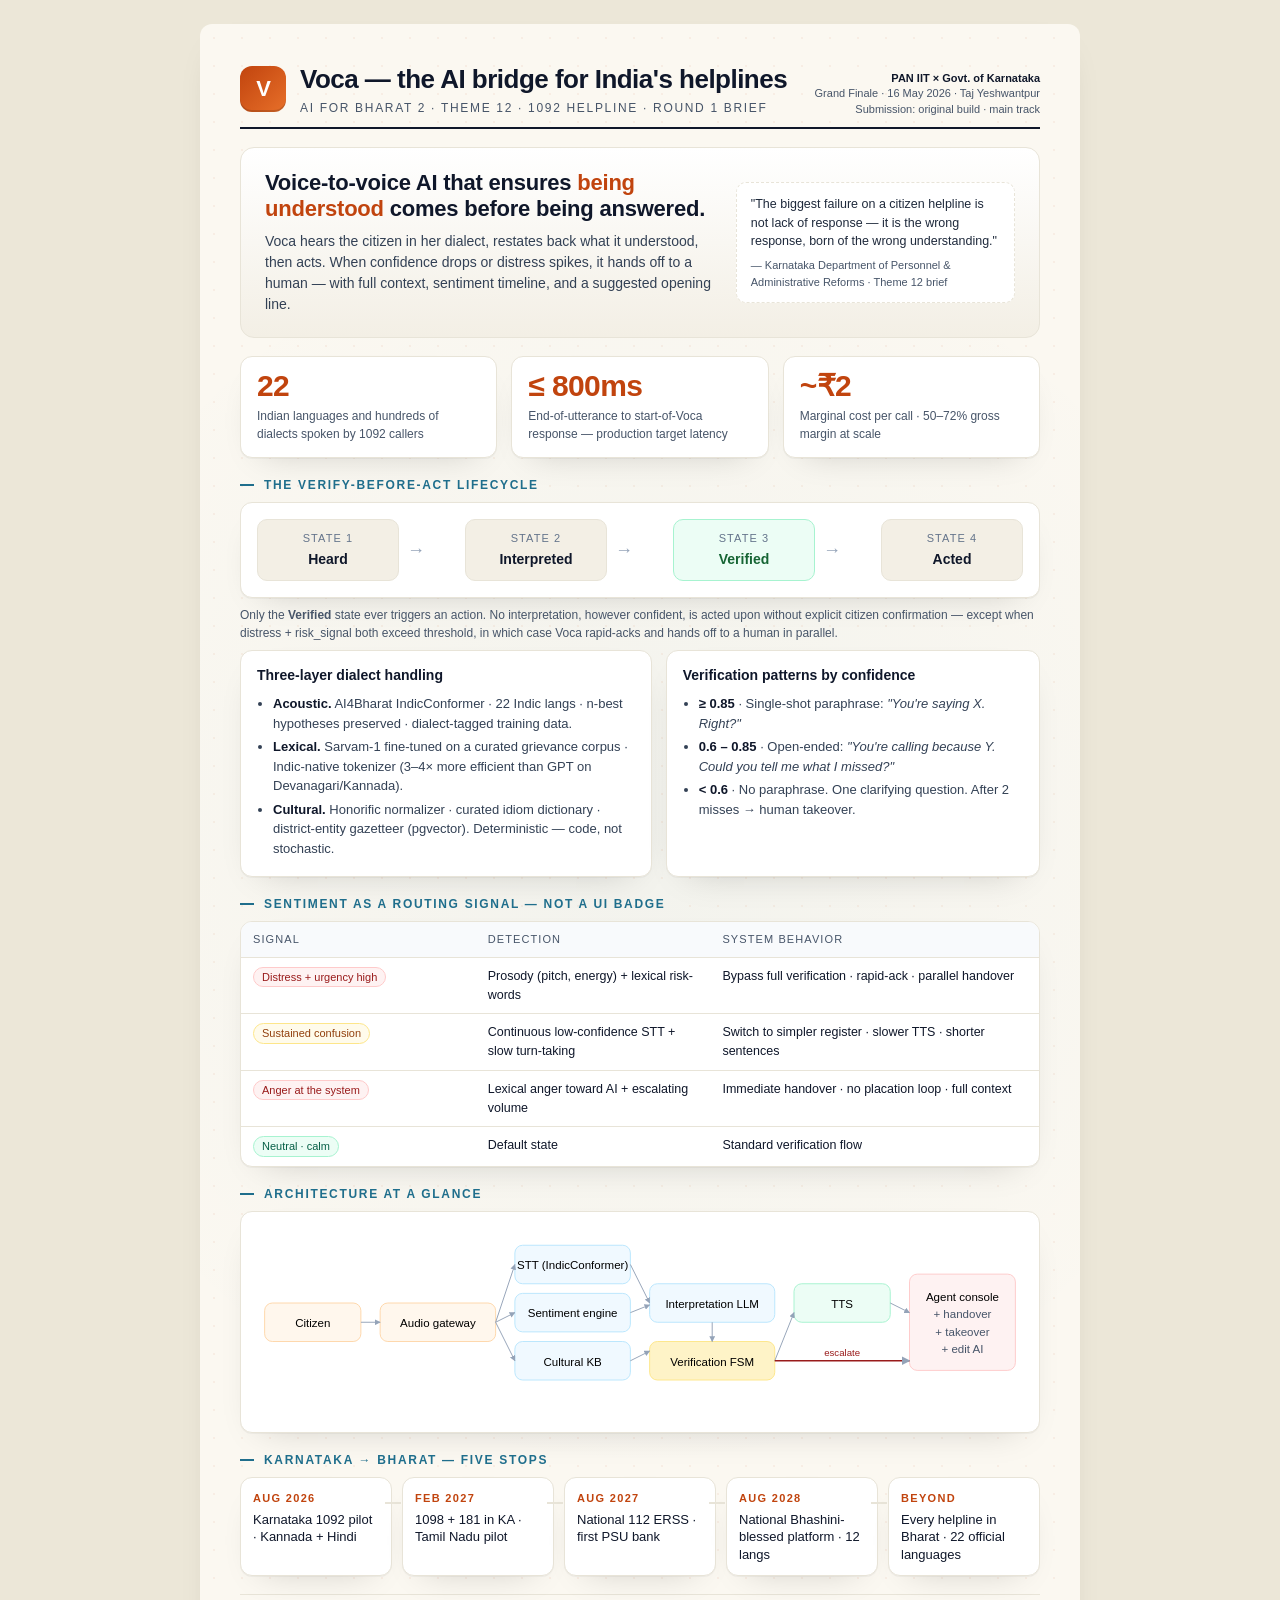
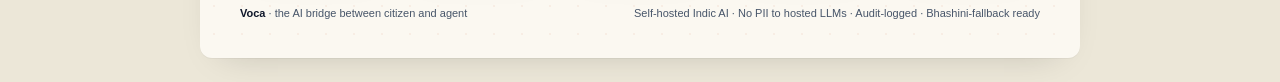
<file: infographic.html>
<!doctype html>
<html lang="en">
<head>
<meta charset="utf-8" />
<meta name="viewport" content="width=device-width, initial-scale=1" />
<title>Voca — One-Page Infographic</title>
<style>
  :root {
    --ink: #0f172a;
    --ink-2: #1e293b;
    --paper: #fbf8f1;
    --rule: #e8e4d8;
    --saffron: #c1440e;
    --teal: #1f6e8c;
    --cream: #f3efe5;
    --green: #166534;
    --shadow: 0 1px 0 rgba(0,0,0,.04), 0 14px 36px -22px rgba(0,0,0,.22);
  }
  * { box-sizing: border-box; }
  html, body { margin: 0; padding: 0; background: #ece7d8; color: var(--ink);
    font: 14px/1.5 -apple-system, BlinkMacSystemFont, "Segoe UI", "Inter", sans-serif; }
  /* A4-ish page */
  .page {
    width: 880px;
    margin: 24px auto;
    background: var(--paper);
    padding: 36px 40px;
    box-shadow: var(--shadow);
    border-radius: 12px;
    background-image:
      radial-gradient(circle at 14px 14px, rgba(193,68,14,.06) 1px, transparent 1px),
      radial-gradient(circle at 50% 50%, rgba(31,110,140,.04) 0, transparent 70%);
    background-size: 28px 28px, 100% 100%;
  }
  /* Top header */
  .topbar {
    display: flex; justify-content: space-between; align-items: flex-end;
    border-bottom: 2px solid var(--ink); padding-bottom: 10px; margin-bottom: 18px;
  }
  .brand { display: flex; align-items: center; gap: 14px; }
  .mark {
    width: 46px; height: 46px; border-radius: 12px;
    background: linear-gradient(135deg, var(--saffron), #e76f29);
    display: grid; place-items: center;
    color: white; font-weight: 700; font-size: 22px; letter-spacing: -1px;
    box-shadow: inset 0 -2px 0 rgba(0,0,0,.15);
  }
  .brand h1 { font-size: 26px; margin: 0; letter-spacing: -.02em; }
  .brand .sub { font-size: 12px; color: #475569; letter-spacing: .14em; text-transform: uppercase; }
  .stamp { font-size: 11px; color: #475569; text-align: right; line-height: 1.4; }
  .stamp strong { color: var(--ink); }

  /* Hero */
  .hero {
    background: linear-gradient(180deg, #fff, var(--cream));
    border: 1px solid var(--rule); border-radius: 14px;
    padding: 22px 24px; margin-bottom: 18px;
    display: grid; grid-template-columns: 1.6fr 1fr; gap: 24px; align-items: center;
  }
  .hero h2 { font-size: 22px; margin: 0 0 6px; line-height: 1.2; letter-spacing: -.01em; }
  .hero h2 .pop { color: var(--saffron); }
  .hero p { margin: 0; color: #334155; font-size: 14px; }
  .hero .quote {
    background: white; border: 1px dashed var(--rule); border-radius: 10px;
    padding: 12px 14px; font-size: 12.5px; color: #1e293b;
  }
  .hero .quote em { color: #475569; display: block; margin-top: 6px; font-size: 11px; font-style: normal; }

  /* Stat row */
  .stats { display: grid; grid-template-columns: repeat(3, 1fr); gap: 14px; margin-bottom: 18px; }
  .stat {
    background: white; border: 1px solid var(--rule); border-radius: 12px; padding: 14px 16px;
    box-shadow: var(--shadow);
  }
  .stat .num { font-size: 30px; font-weight: 700; letter-spacing: -.02em; color: var(--saffron); line-height: 1; }
  .stat .lbl { font-size: 12px; color: #475569; margin-top: 6px; }

  /* Sections */
  h3.sec {
    font-size: 12px; letter-spacing: .14em; text-transform: uppercase; color: var(--teal);
    margin: 18px 0 8px; display: flex; align-items: center; gap: 10px;
  }
  h3.sec::before {
    content: ""; width: 14px; height: 2px; background: var(--teal); display: inline-block;
  }

  /* Lifecycle row */
  .lifecycle {
    display: grid; grid-template-columns: repeat(7, auto); align-items: center; gap: 8px;
    background: white; border: 1px solid var(--rule); border-radius: 12px; padding: 16px;
    box-shadow: var(--shadow);
  }
  .chip {
    background: var(--cream); border: 1px solid var(--rule); border-radius: 10px;
    padding: 10px 14px; text-align: center; min-width: 110px;
  }
  .chip .t { font-size: 11px; color: #64748b; letter-spacing: .1em; text-transform: uppercase; }
  .chip .b { font-size: 14px; font-weight: 600; color: var(--ink); margin-top: 3px; }
  .chip.green { background: #ecfdf5; border-color: #a7f3d0; }
  .chip.green .b { color: var(--green); }
  .arr { color: #94a3b8; font-size: 18px; }

  /* Two-col mid section */
  .mid { display: grid; grid-template-columns: 1.1fr 1fr; gap: 14px; margin-top: 8px; }
  .panel {
    background: white; border: 1px solid var(--rule); border-radius: 12px; padding: 14px 16px;
    box-shadow: var(--shadow);
  }
  .panel h4 { margin: 0 0 8px; font-size: 14px; }
  .panel ul { margin: 0; padding-left: 16px; }
  .panel li { margin: 4px 0; font-size: 13px; color: #334155; }
  .panel li strong { color: var(--ink); }

  /* Sentiment table */
  .sent {
    display: grid; grid-template-columns: 1fr 1fr 1.4fr; gap: 0;
    background: white; border: 1px solid var(--rule); border-radius: 12px; overflow: hidden;
    box-shadow: var(--shadow);
  }
  .sent .row { display: contents; }
  .sent .cell { padding: 9px 12px; border-bottom: 1px solid var(--rule); font-size: 12.5px; }
  .sent .cell.head { background: #f8fafc; font-size: 11px; letter-spacing: .1em; text-transform: uppercase; color: #475569; }
  .sent .row:last-child .cell { border-bottom: 0; }
  .sent .pill {
    display: inline-block; background: var(--cream); border: 1px solid var(--rule); border-radius: 999px;
    padding: 1px 8px; font-size: 11px;
  }
  .sent .pill.bad { background: #fef2f2; border-color: #fecaca; color: #991b1b; }
  .sent .pill.warn { background: #fffbeb; border-color: #fde68a; color: #92400e; }
  .sent .pill.ok { background: #ecfdf5; border-color: #a7f3d0; color: #065f46; }

  /* Architecture mini */
  .arch {
    background: white; border: 1px solid var(--rule); border-radius: 12px; padding: 14px;
    box-shadow: var(--shadow); margin-top: 8px;
  }
  .arch svg { width: 100%; height: auto; display: block; }

  /* Roadmap */
  .road {
    display: grid; grid-template-columns: repeat(5, 1fr); gap: 10px; margin-top: 8px;
  }
  .stop {
    background: white; border: 1px solid var(--rule); border-radius: 12px; padding: 12px;
    position: relative; box-shadow: var(--shadow);
  }
  .stop .when { font-size: 11px; color: var(--saffron); letter-spacing: .12em; text-transform: uppercase; font-weight: 700; }
  .stop .what { font-size: 13px; color: var(--ink); margin-top: 4px; line-height: 1.35; }
  .stop::before { content: ""; position: absolute; right: -10px; top: 24px; width: 16px; height: 2px; background: var(--rule); }
  .stop:last-child::before { display: none; }

  /* Footer */
  footer {
    margin-top: 18px; border-top: 1px solid var(--rule); padding-top: 10px;
    font-size: 11px; color: #475569; display: flex; justify-content: space-between;
  }
  footer strong { color: var(--ink); }

  @media print {
    body { background: white; }
    .page { box-shadow: none; margin: 0; }
  }
</style>
</head>
<body>
<div class="page">

  <!-- Header -->
  <div class="topbar">
    <div class="brand">
      <div class="mark">V</div>
      <div>
        <h1>Voca — the AI bridge for India's helplines</h1>
        <div class="sub">AI for Bharat 2 · Theme 12 · 1092 Helpline · Round 1 Brief</div>
      </div>
    </div>
    <div class="stamp">
      <strong>PAN IIT × Govt. of Karnataka</strong><br/>
      Grand Finale · 16 May 2026 · Taj Yeshwantpur<br/>
      Submission: original build · main track
    </div>
  </div>

  <!-- Hero -->
  <div class="hero">
    <div>
      <h2>Voice-to-voice AI that ensures <span class="pop">being understood</span> comes before being answered.</h2>
      <p style="margin-top: 8px;">Voca hears the citizen in her dialect, restates back what it understood, then acts. When confidence drops or distress spikes, it hands off to a human — with full context, sentiment timeline, and a suggested opening line.</p>
    </div>
    <div class="quote">
      "The biggest failure on a citizen helpline is not lack of response — it is the wrong response, born of the wrong understanding."
      <em>— Karnataka Department of Personnel & Administrative Reforms · Theme 12 brief</em>
    </div>
  </div>

  <!-- Stats -->
  <div class="stats">
    <div class="stat">
      <div class="num">22</div>
      <div class="lbl">Indian languages and hundreds of dialects spoken by 1092 callers</div>
    </div>
    <div class="stat">
      <div class="num">≤ 800ms</div>
      <div class="lbl">End-of-utterance to start-of-Voca response — production target latency</div>
    </div>
    <div class="stat">
      <div class="num">~₹2</div>
      <div class="lbl">Marginal cost per call · 50–72% gross margin at scale</div>
    </div>
  </div>

  <!-- Lifecycle -->
  <h3 class="sec">The verify-before-act lifecycle</h3>
  <div class="lifecycle">
    <div class="chip"><div class="t">State 1</div><div class="b">Heard</div></div>
    <div class="arr">→</div>
    <div class="chip"><div class="t">State 2</div><div class="b">Interpreted</div></div>
    <div class="arr">→</div>
    <div class="chip green"><div class="t">State 3</div><div class="b">Verified</div></div>
    <div class="arr">→</div>
    <div class="chip"><div class="t">State 4</div><div class="b">Acted</div></div>
  </div>
  <div style="font-size: 12px; color: #475569; margin-top: 8px;">
    Only the <strong>Verified</strong> state ever triggers an action. No interpretation, however confident, is acted upon without explicit citizen confirmation — except when distress + risk_signal both exceed threshold, in which case Voca rapid-acks and hands off to a human in parallel.
  </div>

  <!-- Three-layer dialect + sentiment side-by-side -->
  <div class="mid">
    <div class="panel">
      <h4>Three-layer dialect handling</h4>
      <ul>
        <li><strong>Acoustic.</strong> AI4Bharat IndicConformer · 22 Indic langs · n-best hypotheses preserved · dialect-tagged training data.</li>
        <li><strong>Lexical.</strong> Sarvam-1 fine-tuned on a curated grievance corpus · Indic-native tokenizer (3–4× more efficient than GPT on Devanagari/Kannada).</li>
        <li><strong>Cultural.</strong> Honorific normalizer · curated idiom dictionary · district-entity gazetteer (pgvector). Deterministic — code, not stochastic.</li>
      </ul>
    </div>
    <div class="panel">
      <h4>Verification patterns by confidence</h4>
      <ul>
        <li><strong>≥ 0.85</strong> · Single-shot paraphrase: <em>"You're saying X. Right?"</em></li>
        <li><strong>0.6 – 0.85</strong> · Open-ended: <em>"You're calling because Y. Could you tell me what I missed?"</em></li>
        <li><strong>&lt; 0.6</strong> · No paraphrase. One clarifying question. After 2 misses → human takeover.</li>
      </ul>
    </div>
  </div>

  <!-- Sentiment routing -->
  <h3 class="sec">Sentiment as a routing signal — not a UI badge</h3>
  <div class="sent">
    <div class="row"><div class="cell head">Signal</div><div class="cell head">Detection</div><div class="cell head">System behavior</div></div>
    <div class="row">
      <div class="cell"><span class="pill bad">Distress + urgency high</span></div>
      <div class="cell">Prosody (pitch, energy) + lexical risk-words</div>
      <div class="cell">Bypass full verification · rapid-ack · parallel handover</div>
    </div>
    <div class="row">
      <div class="cell"><span class="pill warn">Sustained confusion</span></div>
      <div class="cell">Continuous low-confidence STT + slow turn-taking</div>
      <div class="cell">Switch to simpler register · slower TTS · shorter sentences</div>
    </div>
    <div class="row">
      <div class="cell"><span class="pill bad">Anger at the system</span></div>
      <div class="cell">Lexical anger toward AI + escalating volume</div>
      <div class="cell">Immediate handover · no placation loop · full context</div>
    </div>
    <div class="row">
      <div class="cell"><span class="pill ok">Neutral · calm</span></div>
      <div class="cell">Default state</div>
      <div class="cell">Standard verification flow</div>
    </div>
  </div>

  <!-- Architecture mini -->
  <h3 class="sec">Architecture at a glance</h3>
  <div class="arch">
    <svg viewBox="0 0 800 200">
      <defs>
        <marker id="m" viewBox="0 0 10 10" refX="9" refY="5" markerWidth="6" markerHeight="6" orient="auto">
          <path d="M0,0 L10,5 L0,10 z" fill="#94a3b8"/>
        </marker>
      </defs>
      <g font-family="-apple-system, BlinkMacSystemFont, 'Inter', sans-serif" font-size="12">
        <!-- Citizen -->
        <rect x="10" y="80" width="100" height="40" rx="8" fill="#fff7ed" stroke="#fed7aa"/>
        <text x="60" y="105" text-anchor="middle">Citizen</text>
        <!-- Audio gw -->
        <rect x="130" y="80" width="120" height="40" rx="8" fill="#fff7ed" stroke="#fed7aa"/>
        <text x="190" y="105" text-anchor="middle">Audio gateway</text>
        <!-- STT -->
        <rect x="270" y="20" width="120" height="40" rx="8" fill="#f0f9ff" stroke="#bae6fd"/>
        <text x="330" y="45" text-anchor="middle">STT (IndicConformer)</text>
        <!-- Sentiment -->
        <rect x="270" y="70" width="120" height="40" rx="8" fill="#f0f9ff" stroke="#bae6fd"/>
        <text x="330" y="95" text-anchor="middle">Sentiment engine</text>
        <!-- Cultural KB -->
        <rect x="270" y="120" width="120" height="40" rx="8" fill="#f0f9ff" stroke="#bae6fd"/>
        <text x="330" y="145" text-anchor="middle">Cultural KB</text>
        <!-- LLM -->
        <rect x="410" y="60" width="130" height="40" rx="8" fill="#f0f9ff" stroke="#bae6fd"/>
        <text x="475" y="85" text-anchor="middle">Interpretation LLM</text>
        <!-- FSM -->
        <rect x="410" y="120" width="130" height="40" rx="8" fill="#fef3c7" stroke="#fde68a"/>
        <text x="475" y="145" text-anchor="middle">Verification FSM</text>
        <!-- TTS -->
        <rect x="560" y="60" width="100" height="40" rx="8" fill="#ecfdf5" stroke="#a7f3d0"/>
        <text x="610" y="85" text-anchor="middle">TTS</text>
        <!-- Agent console -->
        <rect x="680" y="50" width="110" height="100" rx="8" fill="#fef2f2" stroke="#fecaca"/>
        <text x="735" y="78" text-anchor="middle">Agent console</text>
        <text x="735" y="96" text-anchor="middle" fill="#475569">+ handover</text>
        <text x="735" y="114" text-anchor="middle" fill="#475569">+ takeover</text>
        <text x="735" y="132" text-anchor="middle" fill="#475569">+ edit AI</text>
        <!-- Arrows -->
        <path d="M110,100 L130,100" stroke="#94a3b8" fill="none" marker-end="url(#m)"/>
        <path d="M250,100 L270,40" stroke="#94a3b8" fill="none" marker-end="url(#m)"/>
        <path d="M250,100 L270,90" stroke="#94a3b8" fill="none" marker-end="url(#m)"/>
        <path d="M250,100 L270,140" stroke="#94a3b8" fill="none" marker-end="url(#m)"/>
        <path d="M390,40 L410,80" stroke="#94a3b8" fill="none" marker-end="url(#m)"/>
        <path d="M390,90 L410,82" stroke="#94a3b8" fill="none" marker-end="url(#m)"/>
        <path d="M390,140 L410,130" stroke="#94a3b8" fill="none" marker-end="url(#m)"/>
        <path d="M475,100 L475,120" stroke="#94a3b8" fill="none" marker-end="url(#m)"/>
        <path d="M540,140 L560,90" stroke="#94a3b8" fill="none" marker-end="url(#m)"/>
        <path d="M660,80 L680,90" stroke="#94a3b8" fill="none" marker-end="url(#m)"/>
        <path d="M540,140 L680,140" stroke="#991b1b" fill="none" marker-end="url(#m)" stroke-width="1.5"/>
        <text x="610" y="135" text-anchor="middle" font-size="10" fill="#991b1b">escalate</text>
      </g>
    </svg>
  </div>

  <!-- Roadmap -->
  <h3 class="sec">Karnataka → Bharat — five stops</h3>
  <div class="road">
    <div class="stop"><div class="when">Aug 2026</div><div class="what">Karnataka 1092 pilot · Kannada + Hindi</div></div>
    <div class="stop"><div class="when">Feb 2027</div><div class="what">1098 + 181 in KA · Tamil Nadu pilot</div></div>
    <div class="stop"><div class="when">Aug 2027</div><div class="what">National 112 ERSS · first PSU bank</div></div>
    <div class="stop"><div class="when">Aug 2028</div><div class="what">National Bhashini-blessed platform · 12 langs</div></div>
    <div class="stop"><div class="when">Beyond</div><div class="what">Every helpline in Bharat · 22 official languages</div></div>
  </div>

  <footer>
    <span><strong>Voca</strong> · the AI bridge between citizen and agent</span>
    <span>Self-hosted Indic AI · No PII to hosted LLMs · Audit-logged · Bhashini-fallback ready</span>
  </footer>
</div>
</body>
</html>
</file>
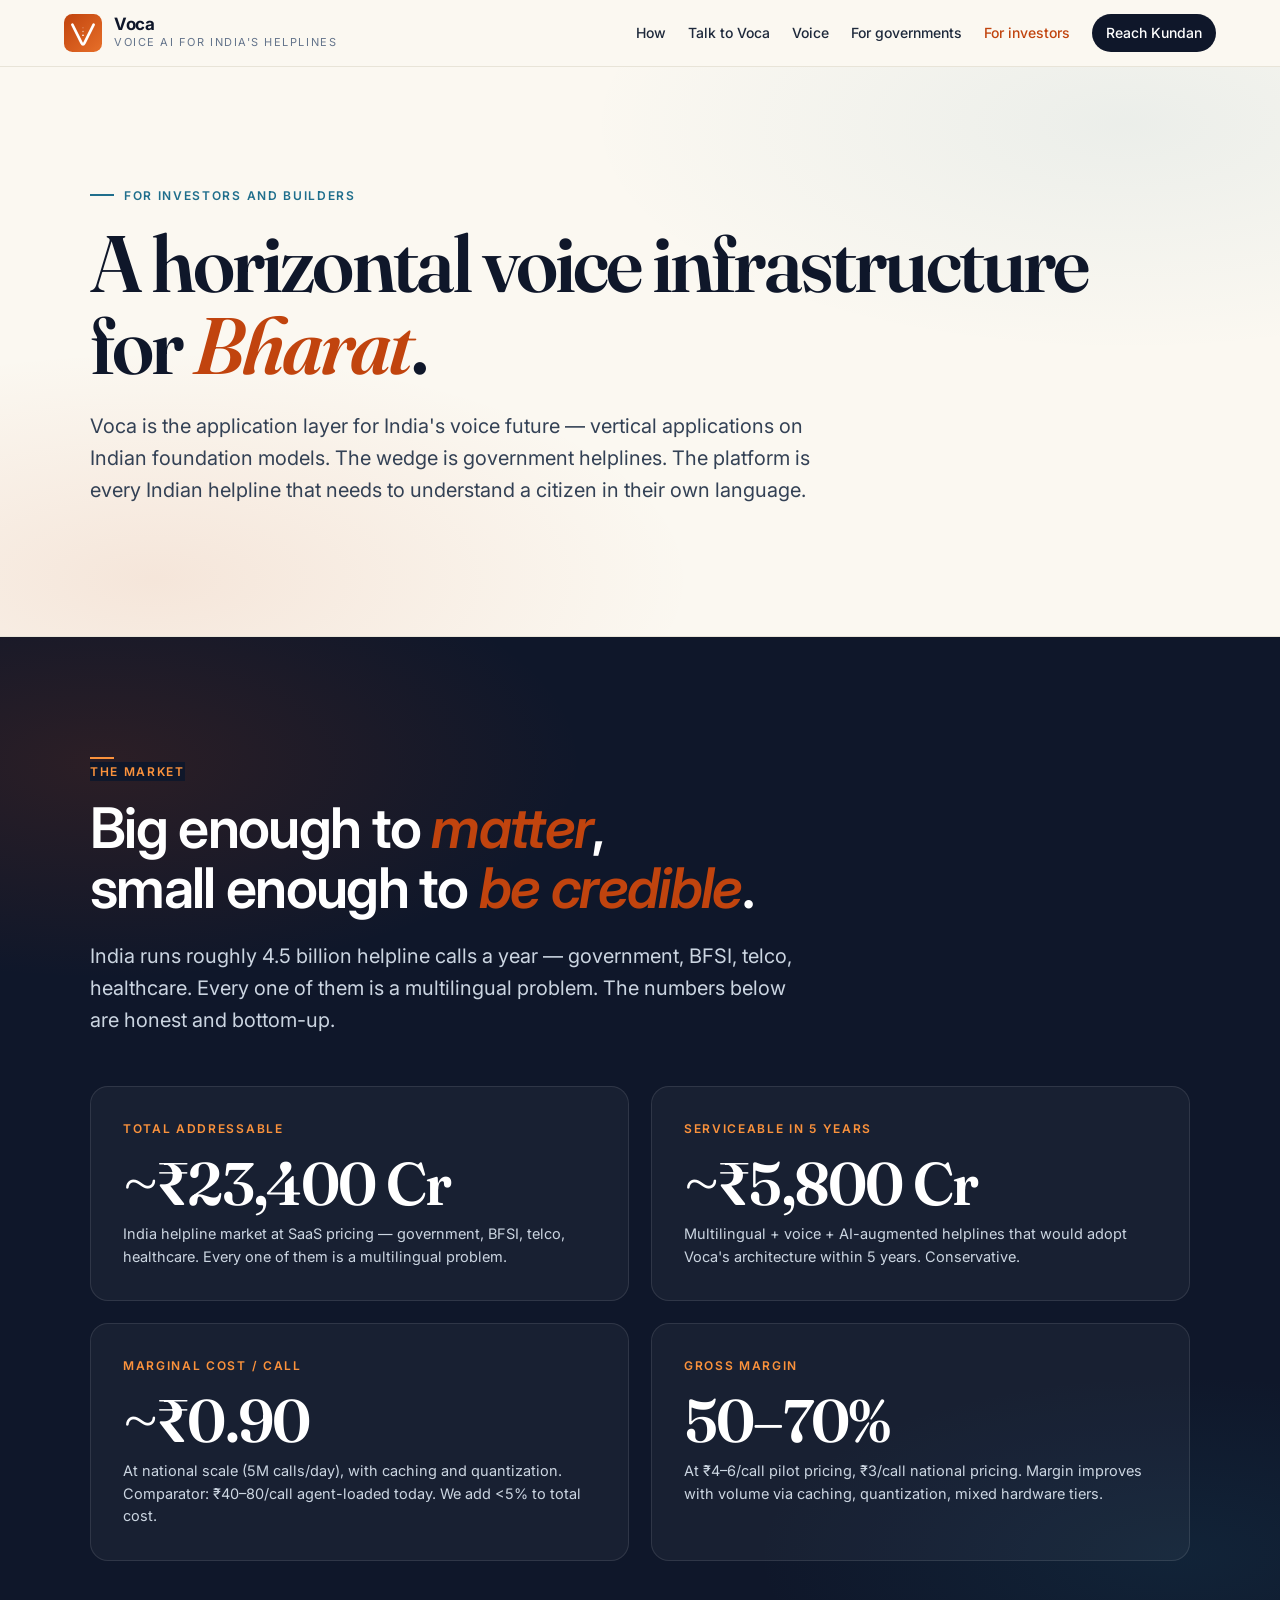
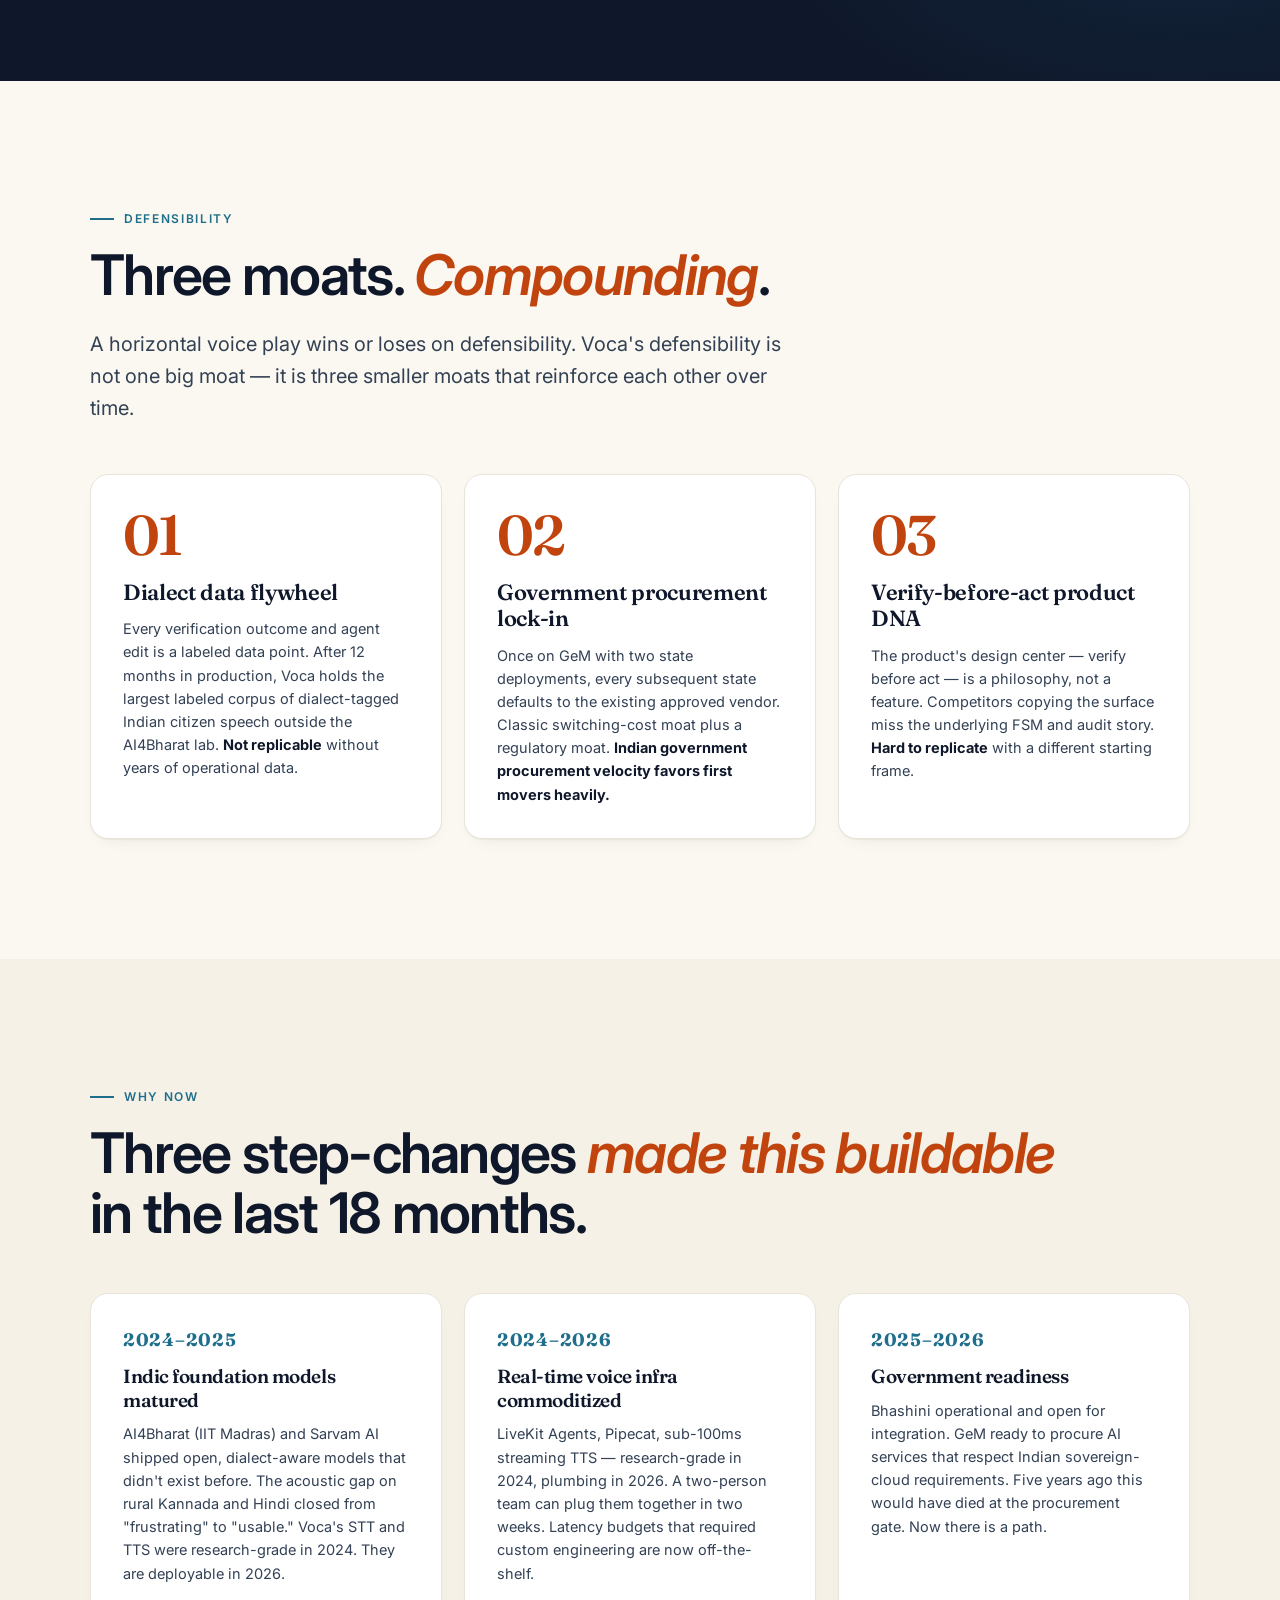
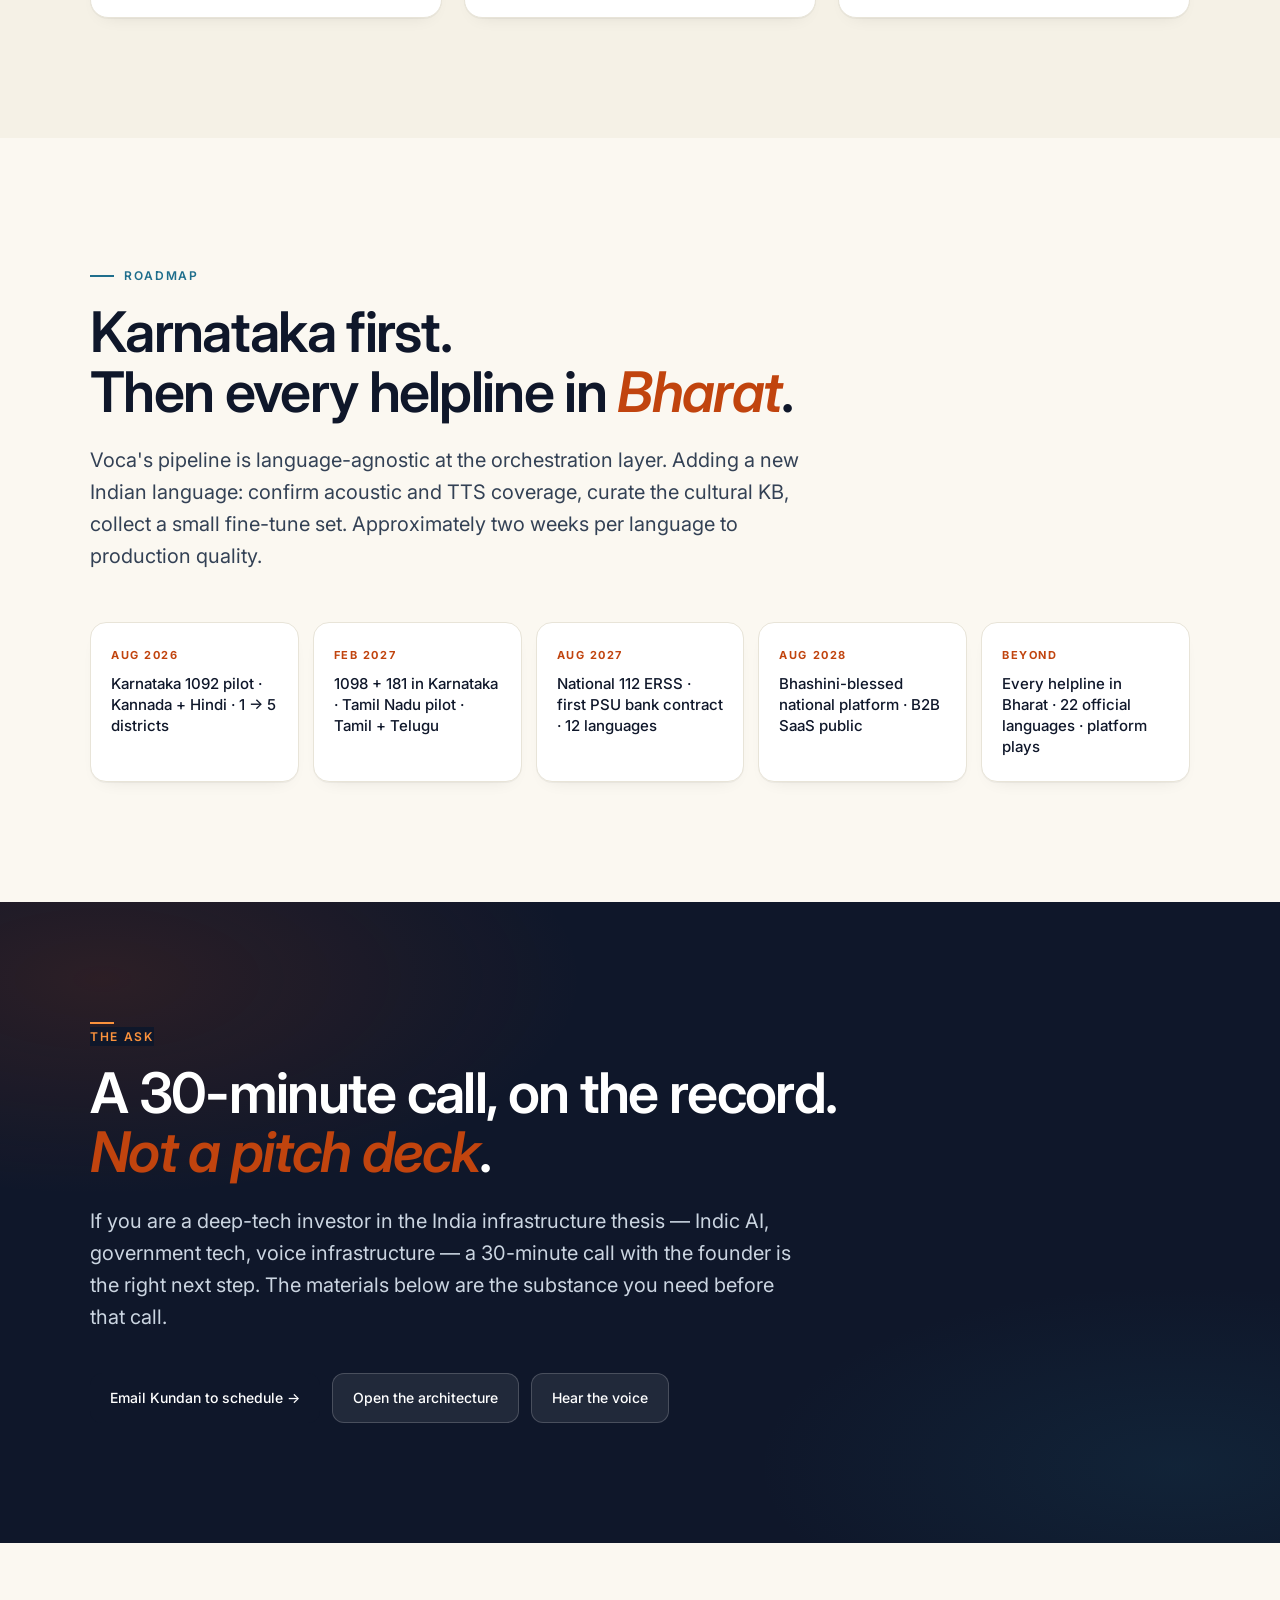
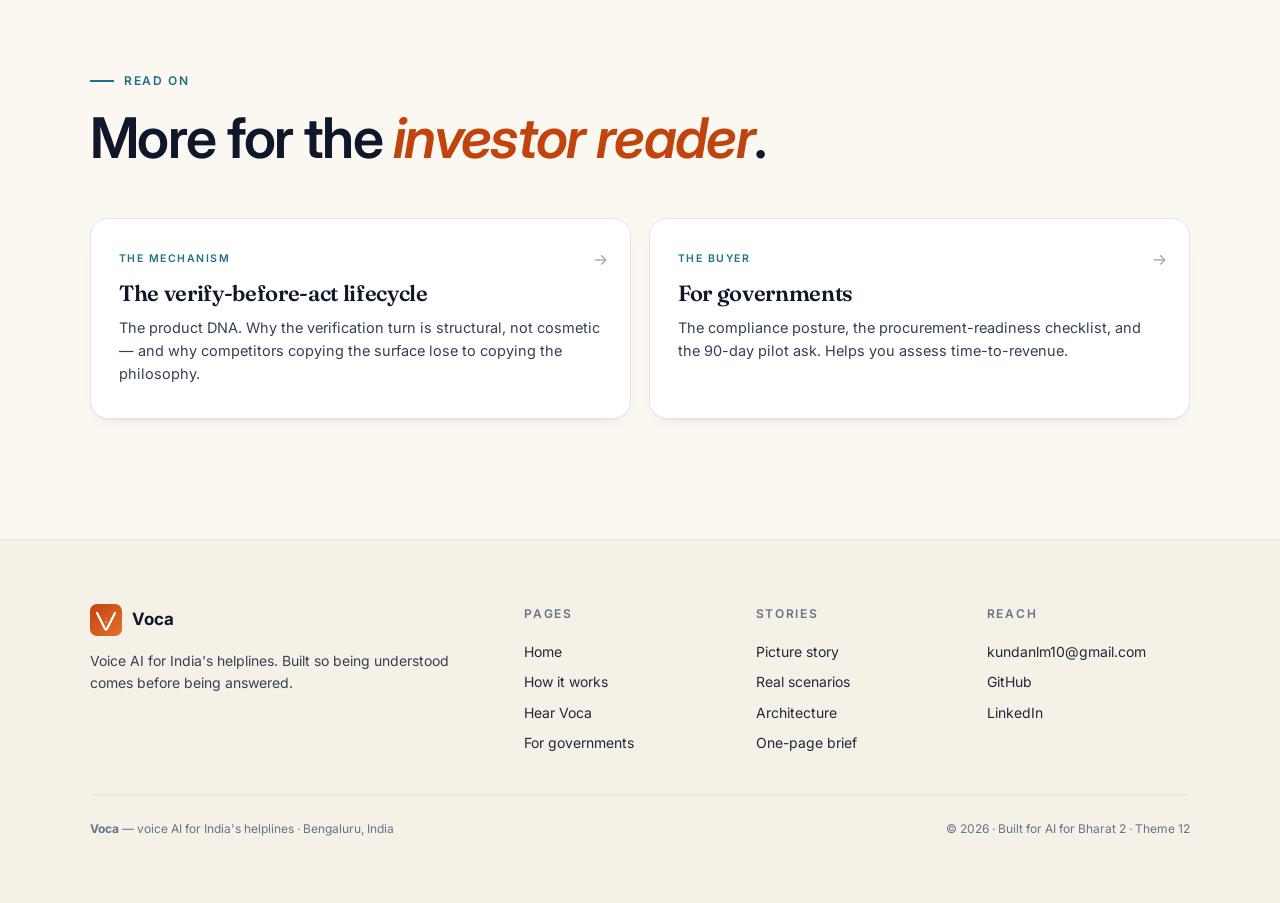
<file: investors.html>
<!doctype html>
<html lang="en">
<head>
<meta charset="utf-8" />
<meta name="viewport" content="width=device-width, initial-scale=1, viewport-fit=cover" />
<meta name="theme-color" content="#fbf8f1" />
<title>Voca for investors · horizontal voice infrastructure for Bharat</title>
<meta name="description" content="TAM ₹23,400 Cr · SAM ₹5,800 Cr · marginal cost ₹0.90/call at scale · three compounding moats. The application layer for India's voice future." />
<meta property="og:title" content="Voca for investors" />
<meta property="og:description" content="TAM, SAM, unit economics, three compounding moats." />
<link rel="icon" href="data:image/svg+xml,%3Csvg xmlns='http://www.w3.org/2000/svg' viewBox='0 0 100 100'%3E%3Cdefs%3E%3ClinearGradient id='g' x1='0%25' y1='0%25' x2='100%25' y2='100%25'%3E%3Cstop offset='0%25' stop-color='%23c1440e'/%3E%3Cstop offset='100%25' stop-color='%23e76f29'/%3E%3C/linearGradient%3E%3C/defs%3E%3Crect width='100' height='100' rx='22' fill='url(%23g)'/%3E%3Cpath d='M 22 28 L 46 76 Q 48 80 50 80 Q 52 80 54 76 L 78 28' stroke='white' stroke-width='7' fill='none' stroke-linecap='round' stroke-linejoin='round'/%3E%3Ccircle cx='50' cy='56' r='2.2' fill='white'/%3E%3Ccircle cx='50' cy='46' r='1.8' fill='white' fill-opacity='0.7'/%3E%3Ccircle cx='50' cy='36' r='1.4' fill='white' fill-opacity='0.5'/%3E%3C/svg%3E" />
<link rel="preconnect" href="https://fonts.googleapis.com" />
<link rel="preconnect" href="https://fonts.gstatic.com" crossorigin />
<link href="https://fonts.googleapis.com/css2?family=Fraunces:opsz,wght@9..144,500;9..144,600;9..144,700&family=Inter:wght@400;500;600;700&display=swap" rel="stylesheet" />
<link rel="stylesheet" href="voca.css" />
<style>
  /* Market grid */
  .market-grid { margin-top: 50px; display: grid; grid-template-columns: 1fr 1fr; gap: 22px; }
  @media (max-width: 600px) { .market-grid { grid-template-columns: 1fr; } }
  .market-card.dark-card {
    background: rgba(255,255,255,.04); border: 1px solid rgba(255,255,255,.10);
    border-radius: 18px; padding: clamp(24px, 3vw, 32px);
  }
  .market-card .label { font-size: 12px; letter-spacing: .14em; text-transform: uppercase; color: #fb923c; font-weight: 600; }
  .market-card .big-num {
    font-family: var(--serif);
    font-size: clamp(38px, 5.6vw, 60px); line-height: 1.05;
    font-weight: 600; letter-spacing: -.03em; color: white;
    margin: 14px 0 8px;
  }
  .market-card .desc { color: #cbd5e1; font-size: 14.5px; line-height: 1.55; }

  /* Moats */
  .moats { margin-top: 50px; display: grid; grid-template-columns: repeat(3, 1fr); gap: 22px; }
  @media (max-width: 800px) { .moats { grid-template-columns: 1fr; } }
  .moat {
    background: white; border: 1px solid var(--rule); border-radius: 18px;
    padding: clamp(24px, 3vw, 32px); box-shadow: var(--shadow-sm);
  }
  .moat .num {
    font-family: var(--serif); font-size: 56px; line-height: 1;
    color: var(--saffron); letter-spacing: -.03em; font-weight: 600;
    margin-bottom: 16px;
  }
  .moat h3 { font-size: 22px; line-height: 1.2; margin: 0 0 12px; letter-spacing: -.015em; font-weight: 600; }
  .moat p { color: var(--ink-3); font-size: 14.5px; line-height: 1.6; margin: 0; }
  .moat p strong { color: var(--ink); }

  /* Roadmap */
  .road { margin-top: 50px; display: grid; grid-template-columns: repeat(5, 1fr); gap: 14px; }
  @media (max-width: 900px) { .road { grid-template-columns: repeat(2, 1fr); } }
  @media (max-width: 480px) { .road { grid-template-columns: 1fr; } }
  .stop {
    background: white; border: 1px solid var(--rule); border-radius: 16px;
    padding: 24px 20px; box-shadow: var(--shadow-sm);
  }
  .stop .when { font-size: 11px; color: var(--saffron); letter-spacing: .14em; text-transform: uppercase; font-weight: 700; }
  .stop .what { font-size: 15px; color: var(--ink); margin-top: 8px; line-height: 1.4; font-weight: 500; }

  /* Why now */
  .why-row { margin-top: 50px; display: grid; grid-template-columns: repeat(3, 1fr); gap: 22px; }
  @media (max-width: 800px) { .why-row { grid-template-columns: 1fr; } }
  .why-card {
    background: white; border: 1px solid var(--rule); border-radius: 18px;
    padding: clamp(24px, 3vw, 32px); box-shadow: var(--shadow-sm);
  }
  .why-card .num {
    font-family: var(--serif); font-size: 18px; color: var(--teal); font-weight: 700;
    letter-spacing: .04em; margin-bottom: 10px;
  }
  .why-card h3 { font-size: 19px; line-height: 1.25; margin: 0 0 10px; font-weight: 600; }
  .why-card p { color: var(--ink-3); font-size: 14.5px; line-height: 1.6; margin: 0; }

  .next-row { margin-top: 50px; display: grid; grid-template-columns: 1fr 1fr; gap: 18px; }
  @media (max-width: 700px) { .next-row { grid-template-columns: 1fr; } }
</style>
</head>
<body>

<svg width="0" height="0" style="position:absolute" aria-hidden="true">
  <defs>
    <linearGradient id="vocaGrad" x1="0%" y1="0%" x2="100%" y2="100%">
      <stop offset="0%" stop-color="#c1440e"/>
      <stop offset="100%" stop-color="#e76f29"/>
    </linearGradient>
  </defs>
</svg>

<nav class="nav">
  <div class="nav-inner">
    <a class="brand" href="index.html">
      <svg class="brand-logo" viewBox="0 0 100 100"><rect width="100" height="100" rx="22" fill="url(#vocaGrad)"/><path d="M 22 28 L 46 76 Q 48 80 50 80 Q 52 80 54 76 L 78 28" stroke="white" stroke-width="7" fill="none" stroke-linecap="round" stroke-linejoin="round"/><circle cx="50" cy="56" r="2.2" fill="white"/><circle cx="50" cy="46" r="1.8" fill="white" fill-opacity="0.7"/><circle cx="50" cy="36" r="1.4" fill="white" fill-opacity="0.5"/></svg>
      <div><div class="brand-name">Voca</div><div class="brand-sub">voice AI for India's helplines</div></div>
    </a>
    <div class="nav-links">
      <a href="how.html">How</a>
      <a href="talk.html">Talk to Voca</a>
      <a href="voice.html">Voice</a>
      <a href="governments.html">For governments</a>
      <a href="investors.html" class="current">For investors</a>
      <a href="mailto:kundanlm10@gmail.com" class="nav-cta">Reach Kundan</a>
    </div>
  </div>
</nav>

<!-- HERO -->
<section class="hero">
  <div class="container">
    <div class="eyebrow">For investors and builders</div>
    <h1 class="display">A horizontal voice infrastructure<br/>for <em>Bharat</em>.</h1>
    <p class="lede">Voca is the application layer for India's voice future — vertical applications on Indian foundation models. The wedge is government helplines. The platform is every Indian helpline that needs to understand a citizen in their own language.</p>
  </div>
</section>

<!-- MARKET -->
<section class="dark">
  <div class="container">
    <div class="eyebrow dark">The market</div>
    <div class="display-2" style="color:white;">Big enough to <em>matter</em>,<br/>small enough to <em>be credible</em>.</div>
    <p class="lede">India runs roughly 4.5 billion helpline calls a year — government, BFSI, telco, healthcare. Every one of them is a multilingual problem. The numbers below are honest and bottom-up.</p>

    <div class="market-grid">
      <div class="market-card dark-card">
        <div class="label">Total addressable</div>
        <div class="big-num">~₹23,400 Cr</div>
        <div class="desc">India helpline market at SaaS pricing — government, BFSI, telco, healthcare. Every one of them is a multilingual problem.</div>
      </div>
      <div class="market-card dark-card">
        <div class="label">Serviceable in 5 years</div>
        <div class="big-num">~₹5,800 Cr</div>
        <div class="desc">Multilingual + voice + AI-augmented helplines that would adopt Voca's architecture within 5 years. Conservative.</div>
      </div>
      <div class="market-card dark-card">
        <div class="label">Marginal cost / call</div>
        <div class="big-num">~₹0.90</div>
        <div class="desc">At national scale (5M calls/day), with caching and quantization. Comparator: ₹40–80/call agent-loaded today. We add &lt;5% to total cost.</div>
      </div>
      <div class="market-card dark-card">
        <div class="label">Gross margin</div>
        <div class="big-num">50–70%</div>
        <div class="desc">At ₹4–6/call pilot pricing, ₹3/call national pricing. Margin improves with volume via caching, quantization, mixed hardware tiers.</div>
      </div>
    </div>
  </div>
</section>

<!-- THREE MOATS -->
<section style="background:var(--paper);">
  <div class="container">
    <div class="eyebrow">Defensibility</div>
    <div class="display-2">Three moats. <em>Compounding</em>.</div>
    <p class="lede">A horizontal voice play wins or loses on defensibility. Voca's defensibility is not one big moat — it is three smaller moats that reinforce each other over time.</p>

    <div class="moats">
      <div class="moat">
        <div class="num">01</div>
        <h3>Dialect data flywheel</h3>
        <p>Every verification outcome and agent edit is a labeled data point. After 12 months in production, Voca holds the largest labeled corpus of dialect-tagged Indian citizen speech outside the AI4Bharat lab. <strong>Not replicable</strong> without years of operational data.</p>
      </div>
      <div class="moat">
        <div class="num">02</div>
        <h3>Government procurement lock-in</h3>
        <p>Once on GeM with two state deployments, every subsequent state defaults to the existing approved vendor. Classic switching-cost moat plus a regulatory moat. <strong>Indian government procurement velocity favors first movers heavily.</strong></p>
      </div>
      <div class="moat">
        <div class="num">03</div>
        <h3>Verify-before-act product DNA</h3>
        <p>The product's design center — verify before act — is a philosophy, not a feature. Competitors copying the surface miss the underlying FSM and audit story. <strong>Hard to replicate</strong> with a different starting frame.</p>
      </div>
    </div>
  </div>
</section>

<!-- WHY NOW -->
<section style="background:var(--paper-2);">
  <div class="container">
    <div class="eyebrow">Why now</div>
    <div class="display-2">Three step-changes <em>made this buildable</em><br/>in the last 18 months.</div>

    <div class="why-row">
      <div class="why-card">
        <div class="num">2024–2025</div>
        <h3>Indic foundation models matured</h3>
        <p>AI4Bharat (IIT Madras) and Sarvam AI shipped open, dialect-aware models that didn't exist before. The acoustic gap on rural Kannada and Hindi closed from "frustrating" to "usable." Voca's STT and TTS were research-grade in 2024. They are deployable in 2026.</p>
      </div>
      <div class="why-card">
        <div class="num">2024–2026</div>
        <h3>Real-time voice infra commoditized</h3>
        <p>LiveKit Agents, Pipecat, sub-100ms streaming TTS — research-grade in 2024, plumbing in 2026. A two-person team can plug them together in two weeks. Latency budgets that required custom engineering are now off-the-shelf.</p>
      </div>
      <div class="why-card">
        <div class="num">2025–2026</div>
        <h3>Government readiness</h3>
        <p>Bhashini operational and open for integration. GeM ready to procure AI services that respect Indian sovereign-cloud requirements. Five years ago this would have died at the procurement gate. Now there is a path.</p>
      </div>
    </div>
  </div>
</section>

<!-- ROADMAP -->
<section>
  <div class="container">
    <div class="eyebrow">Roadmap</div>
    <div class="display-2">Karnataka first.<br/>Then every helpline in <em>Bharat</em>.</div>
    <p class="lede">Voca's pipeline is language-agnostic at the orchestration layer. Adding a new Indian language: confirm acoustic and TTS coverage, curate the cultural KB, collect a small fine-tune set. Approximately two weeks per language to production quality.</p>

    <div class="road">
      <div class="stop"><div class="when">Aug 2026</div><div class="what">Karnataka 1092 pilot · Kannada + Hindi · 1 → 5 districts</div></div>
      <div class="stop"><div class="when">Feb 2027</div><div class="what">1098 + 181 in Karnataka · Tamil Nadu pilot · Tamil + Telugu</div></div>
      <div class="stop"><div class="when">Aug 2027</div><div class="what">National 112 ERSS · first PSU bank contract · 12 languages</div></div>
      <div class="stop"><div class="when">Aug 2028</div><div class="what">Bhashini-blessed national platform · B2B SaaS public</div></div>
      <div class="stop"><div class="when">Beyond</div><div class="what">Every helpline in Bharat · 22 official languages · platform plays</div></div>
    </div>
  </div>
</section>

<!-- THE ASK -->
<section class="dark">
  <div class="container">
    <div class="eyebrow dark">The ask</div>
    <div class="display-2" style="color:white;">A 30-minute call, on the record.<br/><em>Not a pitch deck</em>.</div>
    <p class="lede" style="color:#cbd5e1;">If you are a deep-tech investor in the India infrastructure thesis — Indic AI, government tech, voice infrastructure — a 30-minute call with the founder is the right next step. The materials below are the substance you need before that call.</p>

    <div style="margin-top:40px;display:flex;gap:12px;flex-wrap:wrap;">
      <a class="btn btn-primary" href="mailto:kundanlm10@gmail.com?subject=Voca%20%E2%80%94%20investor%20conversation">Email Kundan to schedule →</a>
      <a class="btn btn-on-dark" href="architecture.html">Open the architecture</a>
      <a class="btn btn-on-dark" href="voice.html">Hear the voice</a>
    </div>
  </div>
</section>

<!-- NEXT -->
<section>
  <div class="container">
    <div class="eyebrow">Read on</div>
    <div class="display-2">More for the <em>investor reader</em>.</div>

    <div class="next-row">
      <a class="tile" href="how.html">
        <span class="tag">The mechanism</span>
        <span class="arrow">→</span>
        <h3>The verify-before-act lifecycle</h3>
        <p>The product DNA. Why the verification turn is structural, not cosmetic — and why competitors copying the surface lose to copying the philosophy.</p>
      </a>
      <a class="tile" href="governments.html">
        <span class="tag">The buyer</span>
        <span class="arrow">→</span>
        <h3>For governments</h3>
        <p>The compliance posture, the procurement-readiness checklist, and the 90-day pilot ask. Helps you assess time-to-revenue.</p>
      </a>
    </div>
  </div>
</section>

<footer>
  <div class="foot-inner">
    <div class="foot-col">
      <div class="foot-brand">
        <svg class="foot-brand-logo" viewBox="0 0 100 100"><rect width="100" height="100" rx="22" fill="url(#vocaGrad)"/><path d="M 22 28 L 46 76 Q 48 80 50 80 Q 52 80 54 76 L 78 28" stroke="white" stroke-width="7" fill="none" stroke-linecap="round" stroke-linejoin="round"/><circle cx="50" cy="56" r="2.2" fill="white"/><circle cx="50" cy="46" r="1.8" fill="white" fill-opacity="0.7"/><circle cx="50" cy="36" r="1.4" fill="white" fill-opacity="0.5"/></svg>
        <div class="foot-brand-name">Voca</div>
      </div>
      <p class="foot-tagline">Voice AI for India's helplines. Built so being understood comes before being answered.</p>
    </div>
    <div class="foot-col">
      <h4>Pages</h4>
      <a href="index.html">Home</a>
      <a href="how.html">How it works</a>
      <a href="voice.html">Hear Voca</a>
      <a href="governments.html">For governments</a>
    </div>
    <div class="foot-col">
      <h4>Stories</h4>
      <a href="story.html">Picture story</a>
      <a href="scenarios.html">Real scenarios</a>
      <a href="architecture.html">Architecture</a>
      <a href="infographic.html">One-page brief</a>
    </div>
    <div class="foot-col">
      <h4>Reach</h4>
      <a href="mailto:kundanlm10@gmail.com">kundanlm10@gmail.com</a>
      <a href="https://github.com/KundanKhatri/voca-public">GitHub</a>
      <a href="https://www.linkedin.com/in/kundankhatri">LinkedIn</a>
    </div>
  </div>
  <div class="foot-meta">
    <span><strong>Voca</strong> — voice AI for India's helplines · Bengaluru, India</span>
    <span>© 2026 · Built for AI for Bharat 2 · Theme 12</span>
  </div>
</footer>

</body>
</html>
</file>
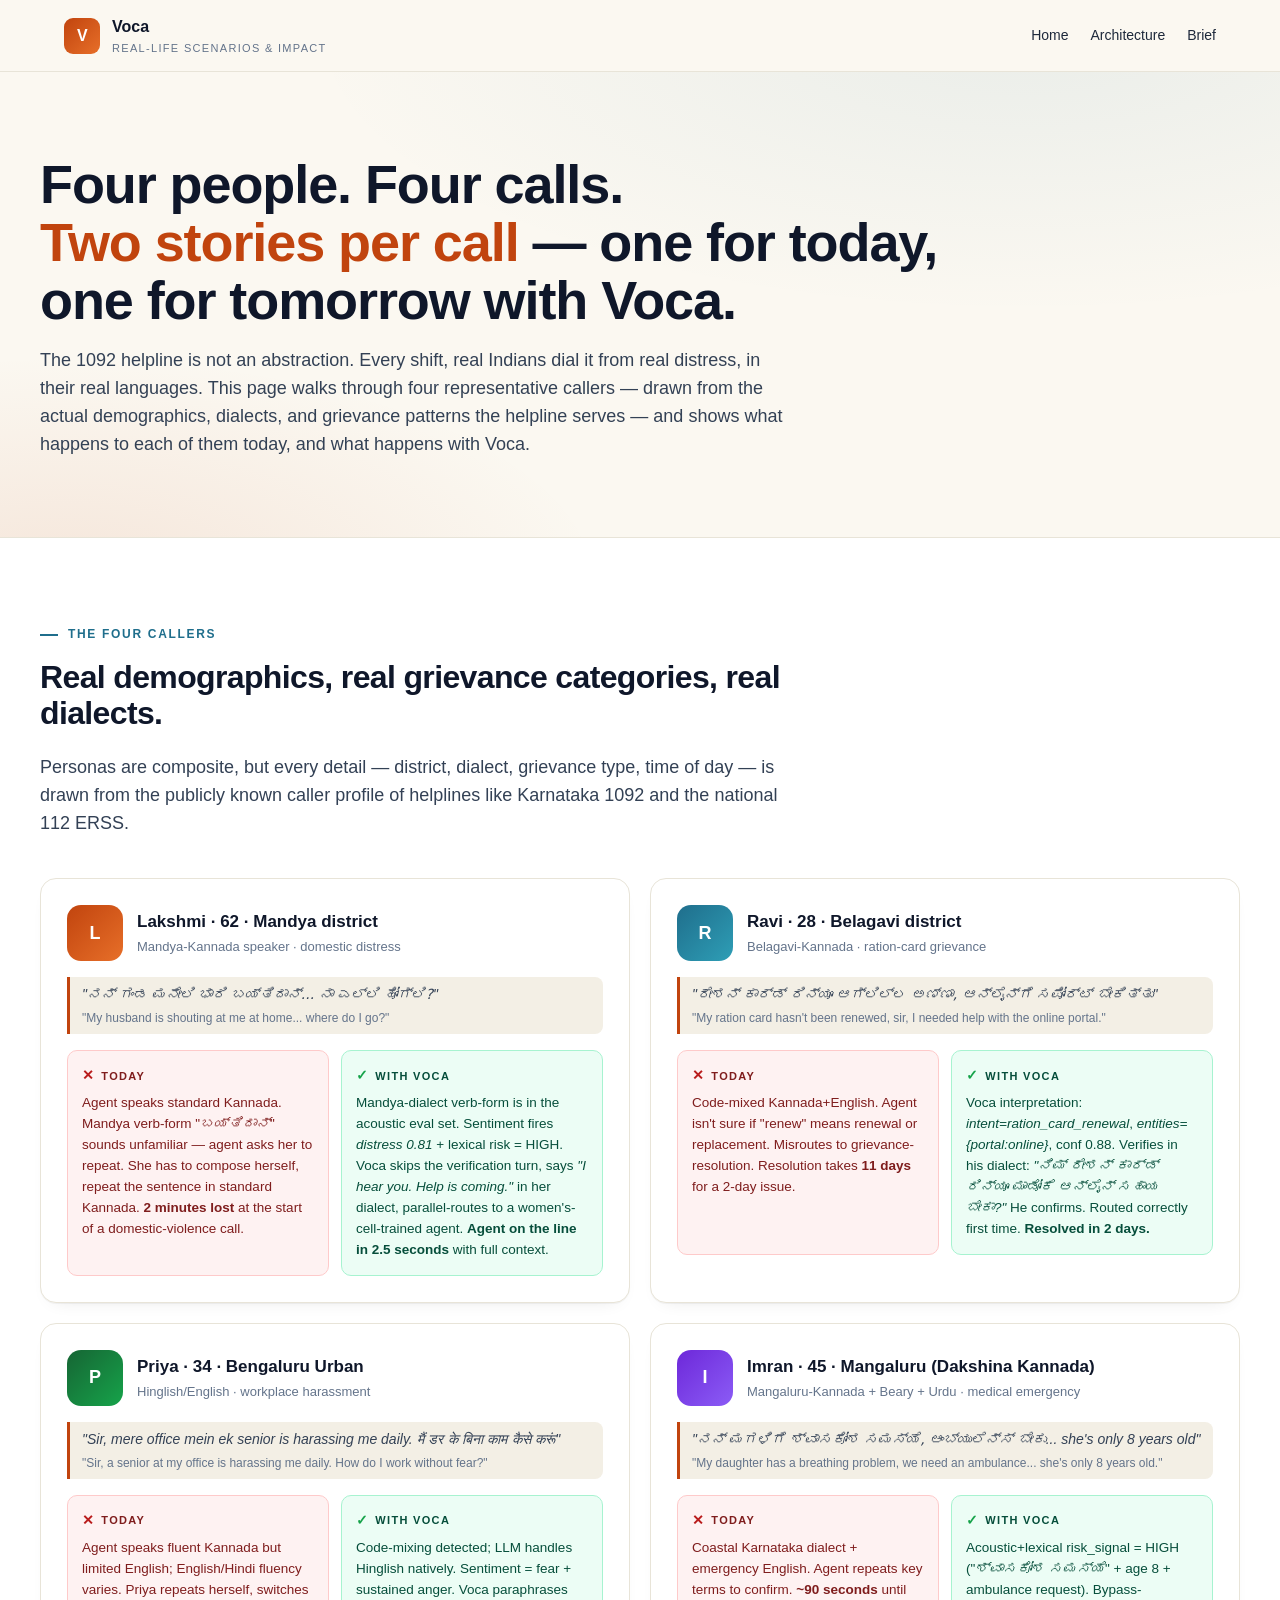
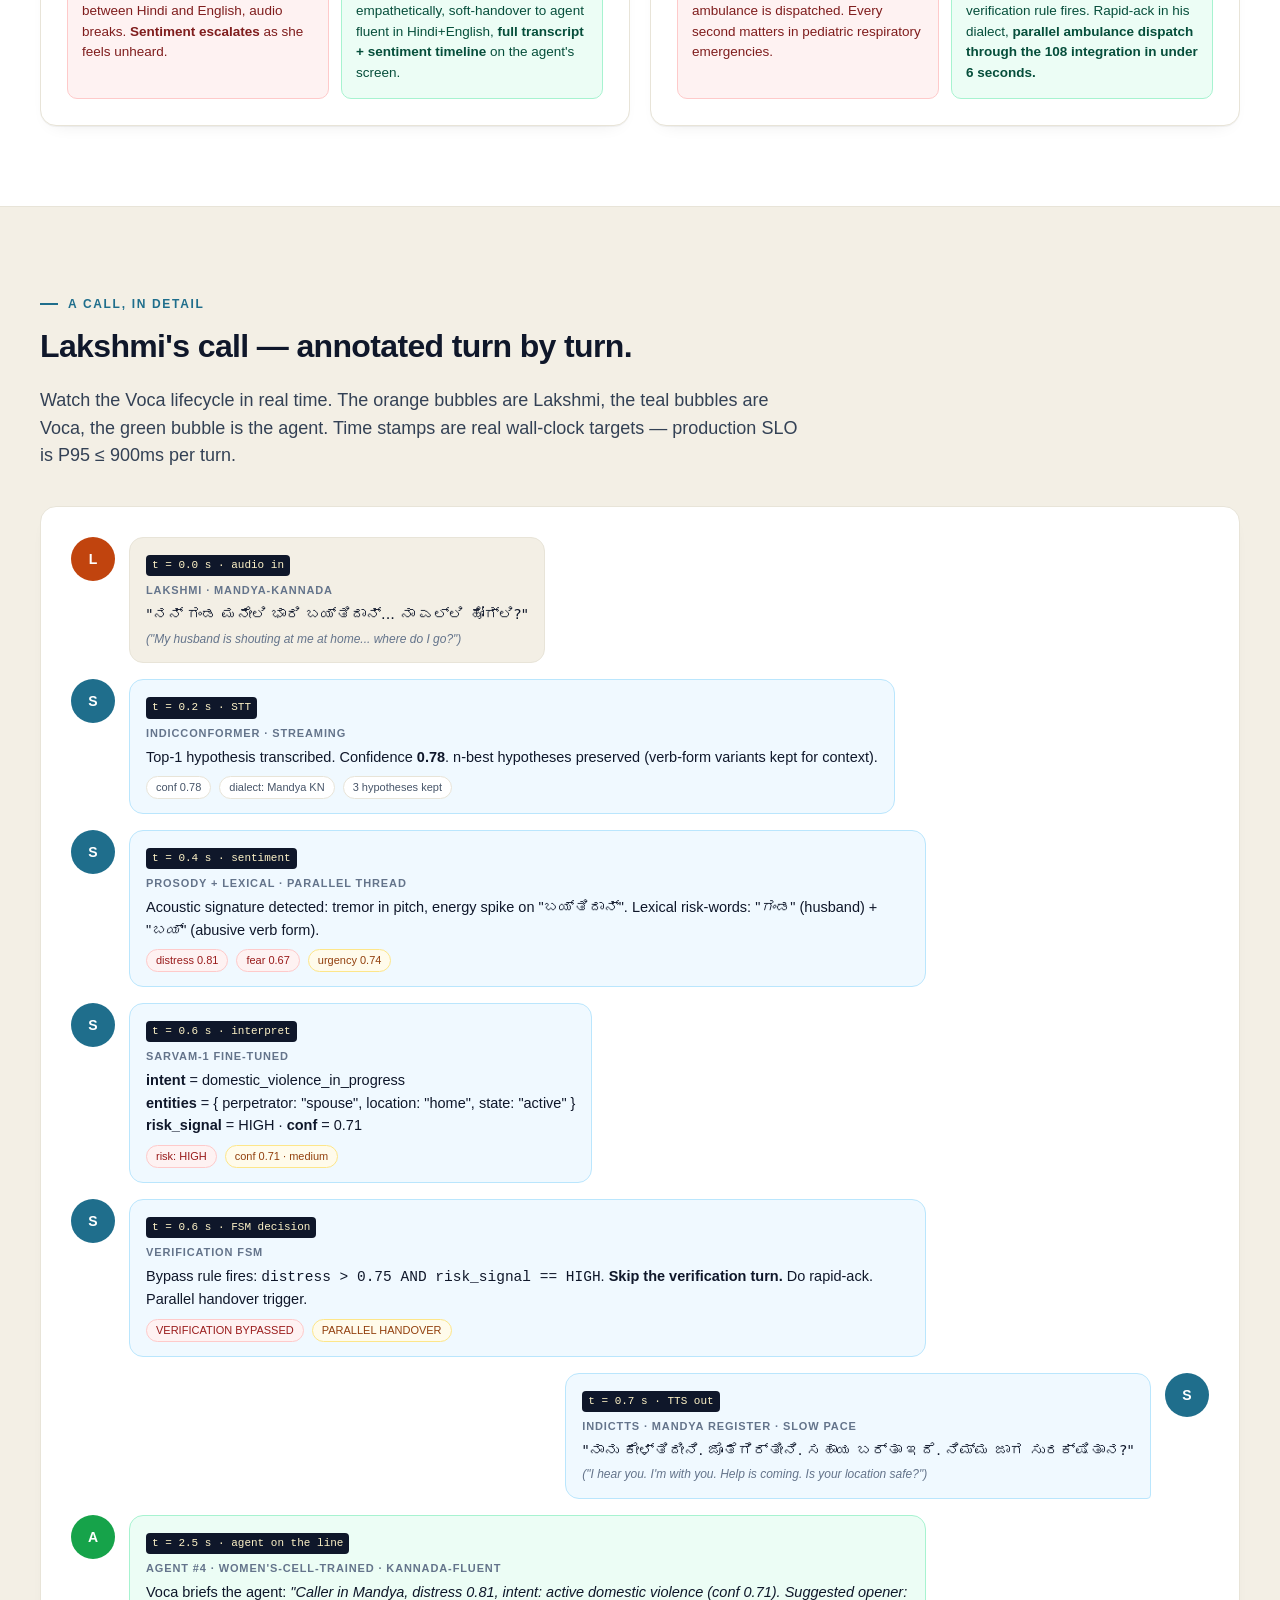
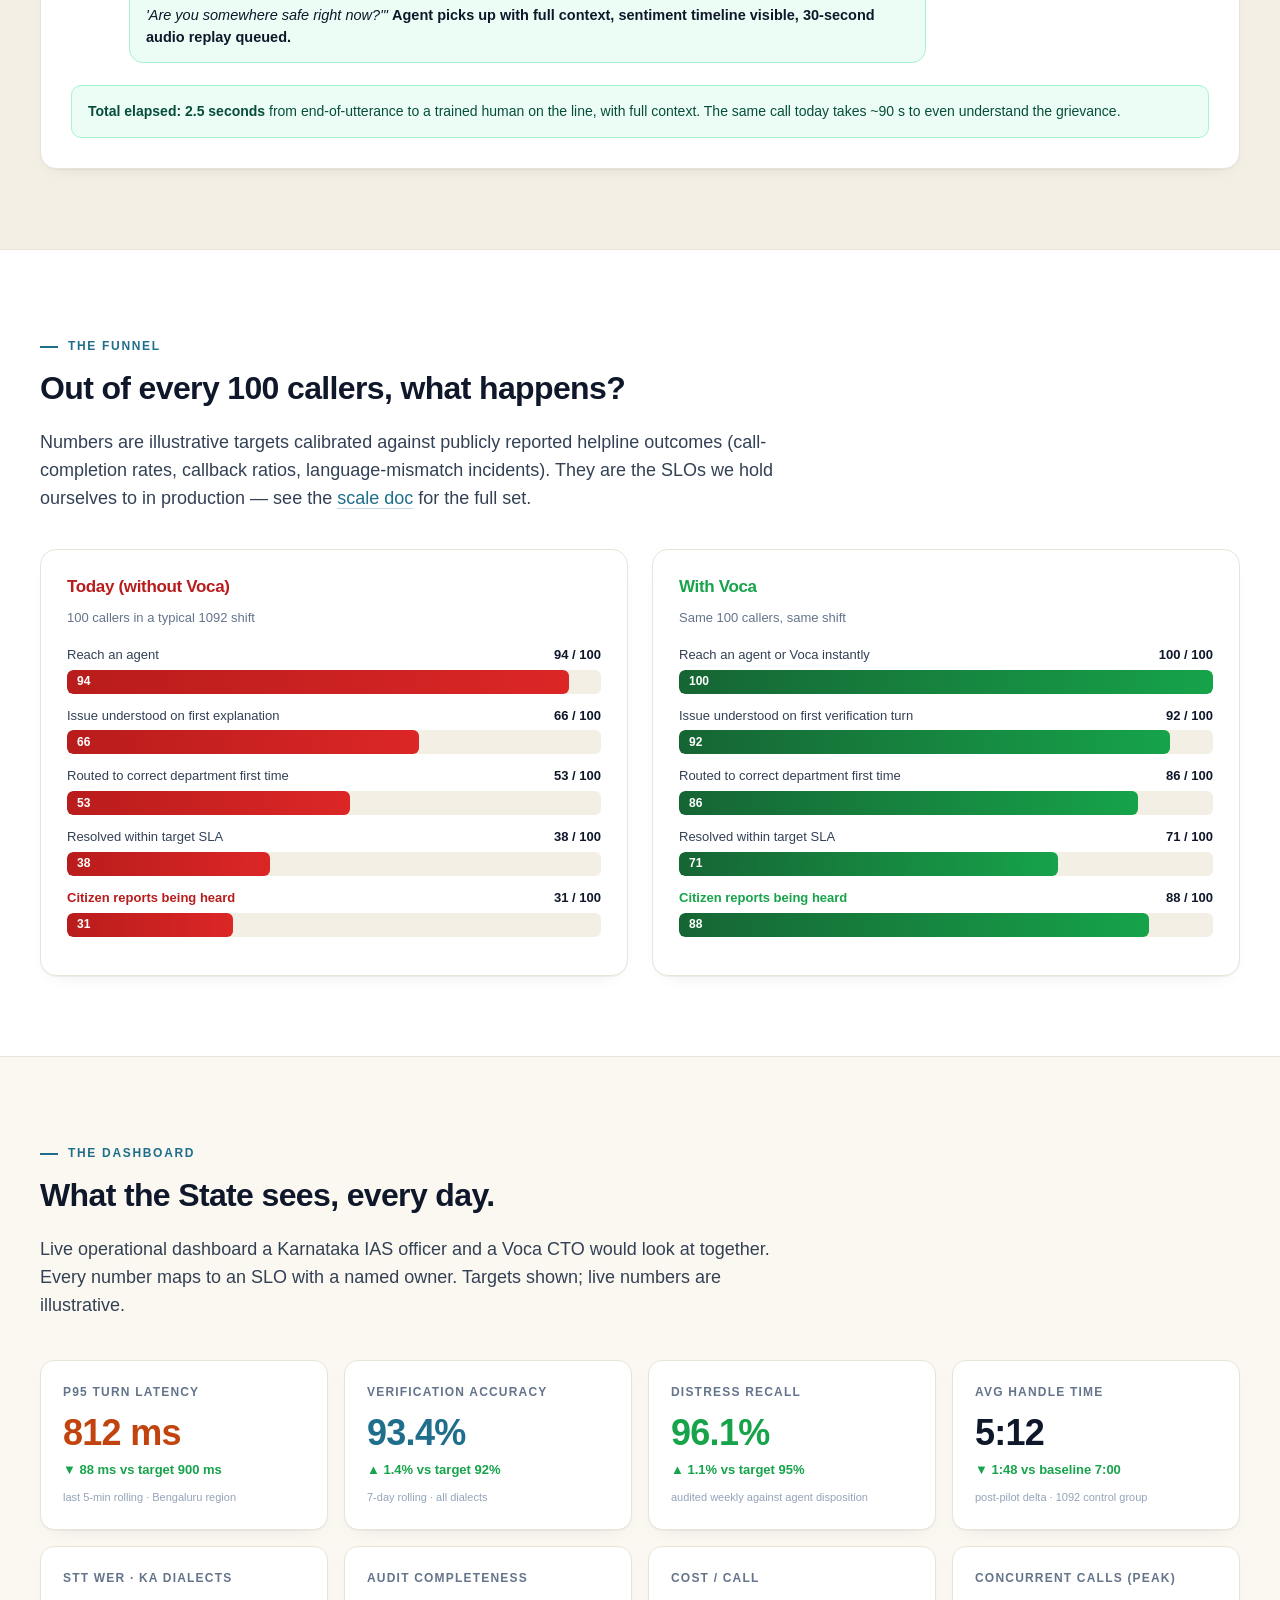
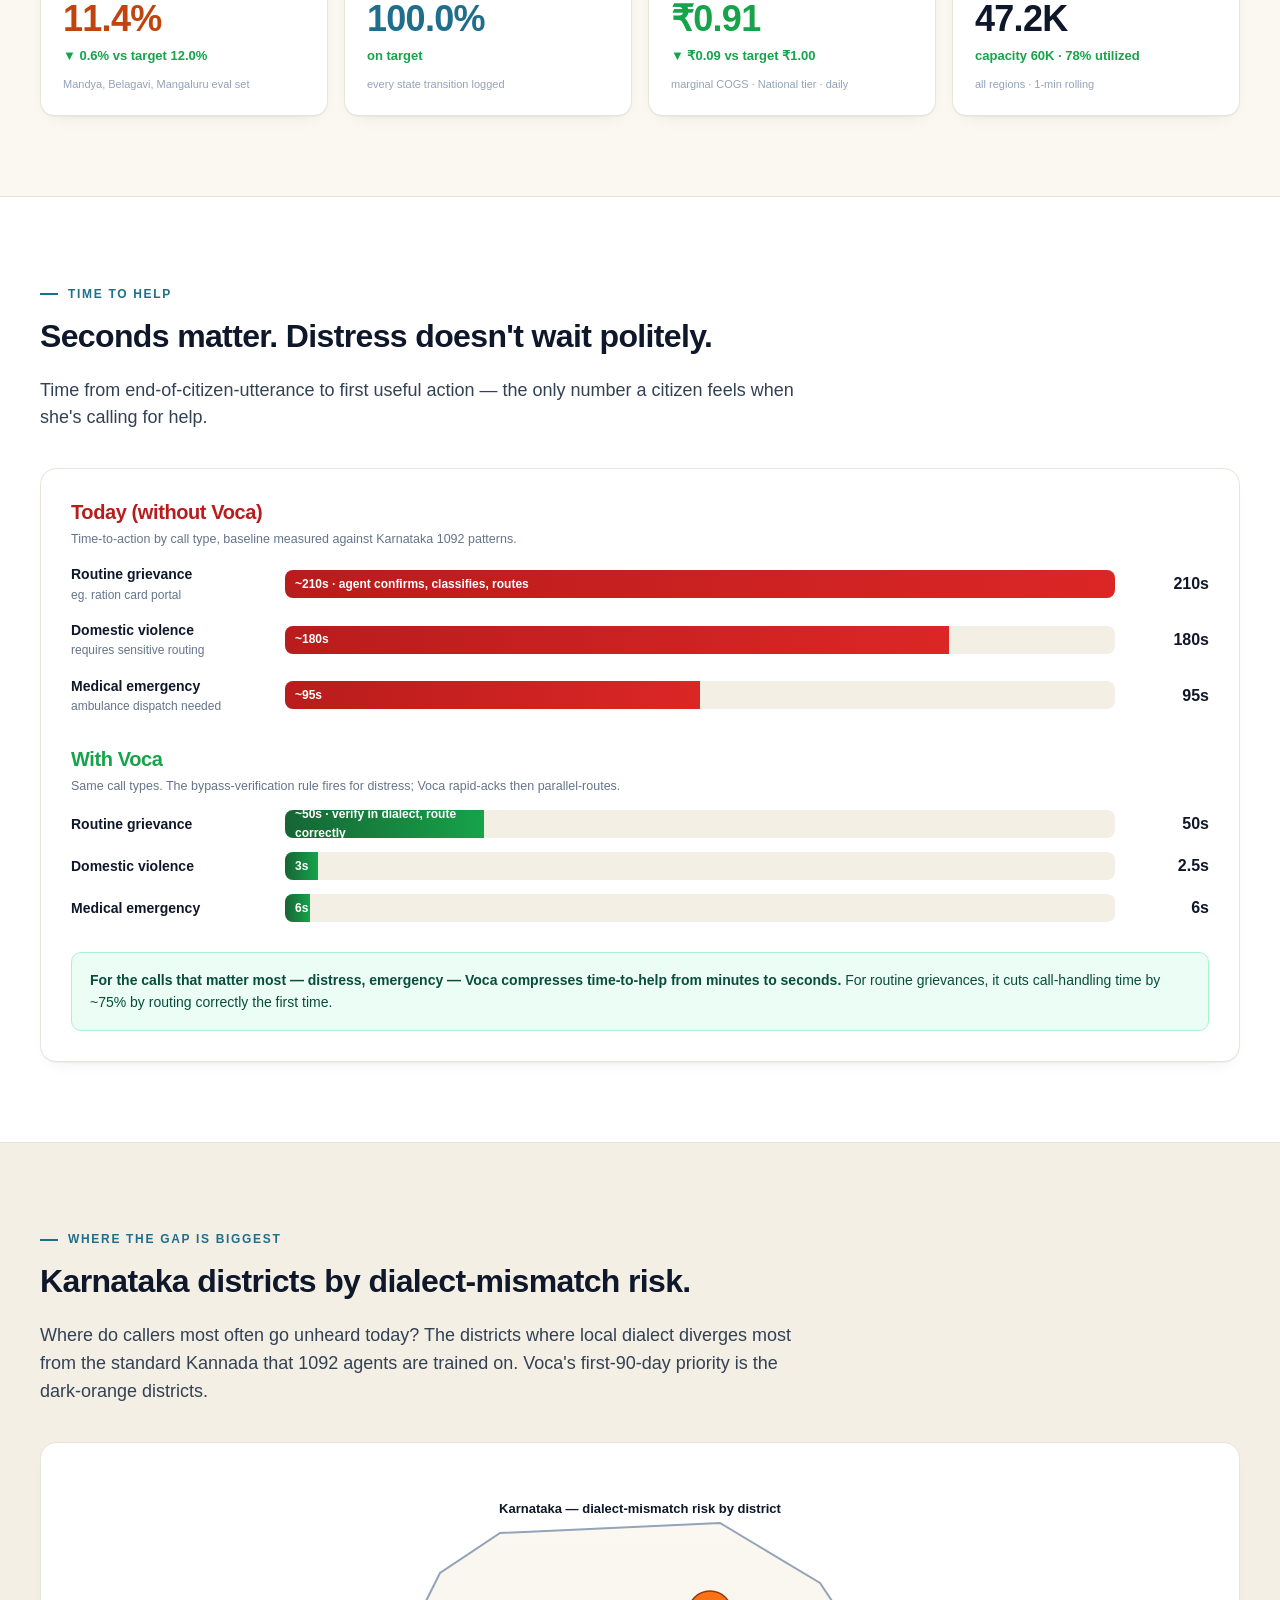
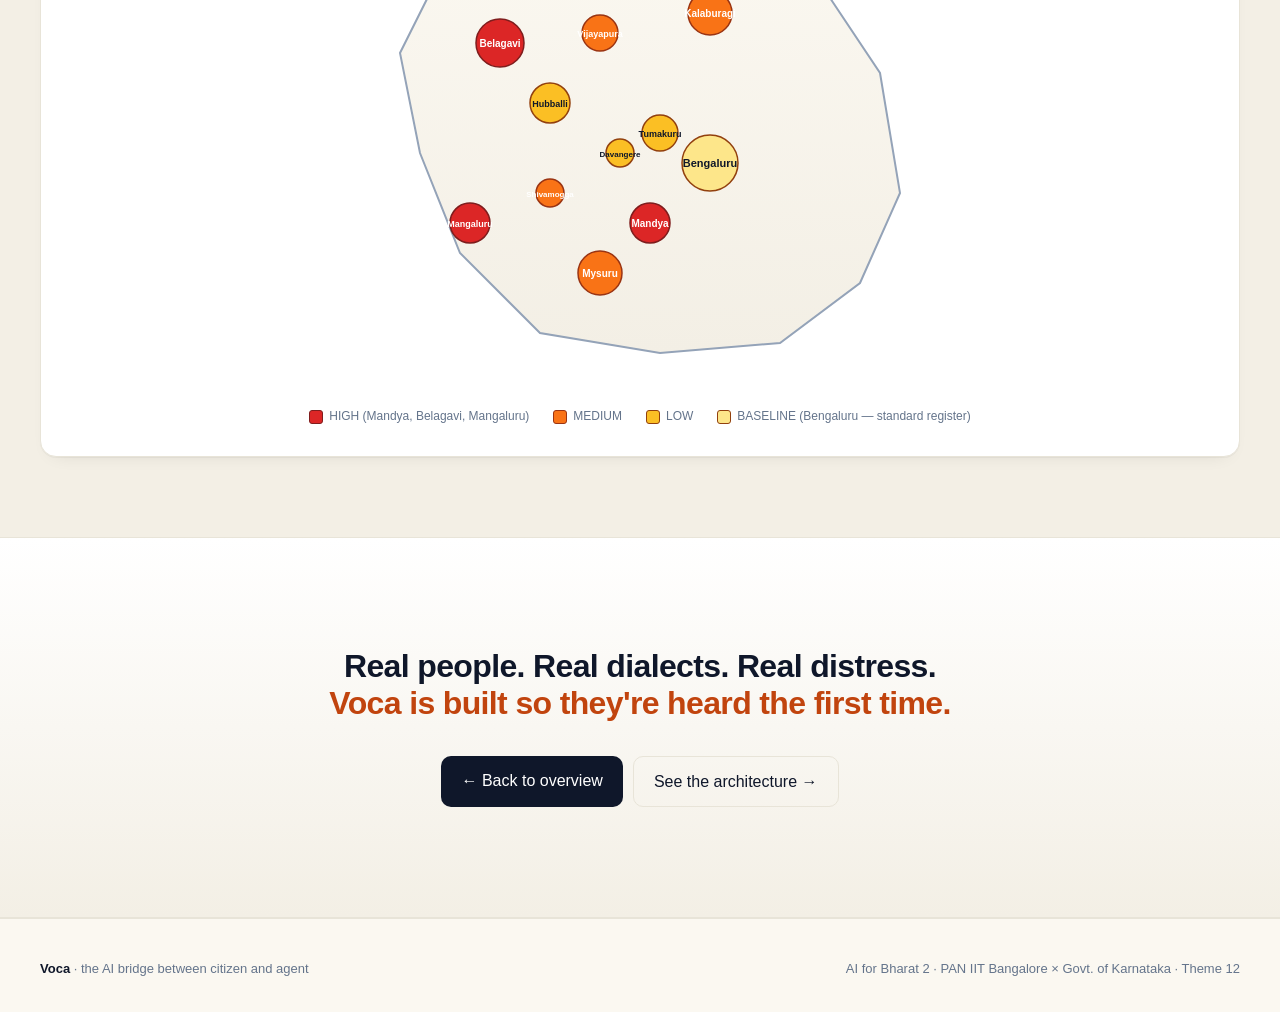
<file: scenarios.html>
<!doctype html>
<html lang="en">
<head>
<meta charset="utf-8" />
<meta name="viewport" content="width=device-width, initial-scale=1" />
<title>Voca — Real-life scenarios & impact</title>
<meta name="description" content="Four real personas calling 1092 — what happens today vs. with Voca. Before/after data, impact charts, funnel comparison, time-to-help reduction." />
<style>
  :root {
    --ink: #0f172a;
    --ink-2: #1e293b;
    --paper: #fbf8f1;
    --rule: #e8e4d8;
    --saffron: #c1440e;
    --saffron-2: #e76f29;
    --teal: #1f6e8c;
    --teal-2: #115366;
    --cream: #f3efe5;
    --green: #166534;
    --green-2: #16a34a;
    --red: #b91c1c;
    --red-bg: #fef2f2;
    --green-bg: #ecfdf5;
    --shadow-sm: 0 1px 0 rgba(0,0,0,.04), 0 8px 20px -14px rgba(0,0,0,.16);
    --shadow: 0 1px 0 rgba(0,0,0,.04), 0 18px 44px -22px rgba(0,0,0,.22);
  }
  * { box-sizing: border-box; }
  html { scroll-behavior: smooth; }
  html, body {
    margin: 0; padding: 0; background: var(--paper); color: var(--ink);
    font: 16px/1.6 -apple-system, BlinkMacSystemFont, "Segoe UI", "Inter", sans-serif;
  }
  a { color: var(--teal); border-bottom: 1px solid rgba(31,110,140,.25); text-decoration: none; transition: all .15s; }
  a:hover { color: var(--saffron); border-bottom-color: var(--saffron); }

  /* Nav */
  .nav {
    position: sticky; top: 0; z-index: 30;
    backdrop-filter: saturate(140%) blur(12px); -webkit-backdrop-filter: saturate(140%) blur(12px);
    background: rgba(251, 248, 241, .9);
    border-bottom: 1px solid var(--rule);
  }
  .nav-inner {
    max-width: 1200px; margin: 0 auto; padding: 14px 24px;
    display: flex; align-items: center; justify-content: space-between; gap: 16px;
  }
  .brand { display: flex; align-items: center; gap: 12px; text-decoration: none; border: 0; }
  .brand-mark {
    width: 36px; height: 36px; border-radius: 9px;
    background: linear-gradient(135deg, var(--saffron), var(--saffron-2));
    display: grid; place-items: center;
    color: white; font-weight: 700; font-size: 16px; letter-spacing: -.5px;
  }
  .brand-name { font-weight: 700; color: var(--ink); }
  .brand-sub { font-size: 11px; color: #64748b; letter-spacing: .12em; text-transform: uppercase; }
  .nav-links { display: flex; gap: 22px; align-items: center; }
  .nav-links a { color: var(--ink-2); border: 0; font-size: 14px; }
  .nav-links a:hover { color: var(--saffron); }

  section { padding: 80px 24px; border-bottom: 1px solid var(--rule); }
  .container { max-width: 1200px; margin: 0 auto; }
  .eyebrow {
    font-size: 12px; letter-spacing: .14em; text-transform: uppercase;
    color: var(--teal); font-weight: 600; margin-bottom: 14px;
    display: inline-flex; align-items: center; gap: 10px;
  }
  .eyebrow::before { content: ""; width: 18px; height: 2px; background: var(--teal); display: inline-block; }
  h1, h2, h3 { letter-spacing: -.02em; }
  h2 { font-size: 32px; line-height: 1.15; margin: 0 0 22px; max-width: 820px; }
  h3 { font-size: 20px; line-height: 1.3; margin: 0 0 10px; }
  .lede { font-size: 18px; line-height: 1.55; color: #334155; max-width: 760px; }

  /* Hero */
  .hero {
    padding: 84px 24px 60px;
    background:
      radial-gradient(1200px 480px at 80% -10%, rgba(31,110,140,.08), transparent 60%),
      radial-gradient(900px 380px at 5% 110%, rgba(193,68,14,.10), transparent 60%),
      var(--paper);
  }
  .hero h1 {
    font-size: clamp(36px, 4.8vw, 54px); line-height: 1.07; margin: 0 0 18px;
    max-width: 980px;
  }
  .hero h1 .pop { color: var(--saffron); }

  /* Personas */
  .persona-grid {
    display: grid; grid-template-columns: repeat(2, 1fr); gap: 20px; margin-top: 40px;
  }
  @media (max-width: 800px) { .persona-grid { grid-template-columns: 1fr; } }
  .persona {
    background: white; border: 1px solid var(--rule); border-radius: 16px;
    padding: 26px; box-shadow: var(--shadow-sm);
    display: flex; flex-direction: column; gap: 16px;
  }
  .p-head { display: flex; gap: 14px; align-items: center; }
  .p-avatar {
    width: 56px; height: 56px; border-radius: 14px;
    display: grid; place-items: center;
    color: white; font-weight: 700; font-size: 18px;
    flex-shrink: 0;
  }
  .p-avatar.lakshmi { background: linear-gradient(135deg, #c1440e, #e76f29); }
  .p-avatar.ravi    { background: linear-gradient(135deg, #1f6e8c, #2e9eb6); }
  .p-avatar.priya   { background: linear-gradient(135deg, #166534, #16a34a); }
  .p-avatar.imran   { background: linear-gradient(135deg, #6d28d9, #8b5cf6); }
  .p-meta .name { font-weight: 700; font-size: 17px; }
  .p-meta .what { font-size: 13px; color: #64748b; margin-top: 2px; }
  .p-quote {
    border-left: 3px solid var(--saffron);
    padding: 6px 12px; background: var(--cream);
    border-radius: 0 8px 8px 0;
    font-size: 14px; color: #334155; font-style: italic;
  }
  .p-quote .gloss { display: block; margin-top: 4px; font-size: 12px; color: #64748b; font-style: normal; }
  .ba-row { display: grid; grid-template-columns: 1fr 1fr; gap: 12px; }
  .ba-card { padding: 14px; border-radius: 10px; font-size: 13.5px; line-height: 1.55; }
  .ba-card.before { background: var(--red-bg); border: 1px solid #fecaca; color: #7f1d1d; }
  .ba-card.after  { background: var(--green-bg); border: 1px solid #a7f3d0; color: #064e3b; }
  .ba-card .lbl {
    font-size: 11px; letter-spacing: .12em; text-transform: uppercase; font-weight: 700;
    margin-bottom: 6px; display: flex; align-items: center; gap: 6px;
  }
  .ba-card.before .lbl::before { content: "✕"; color: var(--red); font-weight: 900; font-size: 14px; }
  .ba-card.after  .lbl::before { content: "✓"; color: var(--green-2); font-weight: 900; font-size: 14px; }

  /* Comic-strip dialogue */
  .dialogue {
    margin-top: 36px; background: white; border: 1px solid var(--rule);
    border-radius: 16px; padding: 30px; box-shadow: var(--shadow-sm);
  }
  .turn {
    display: flex; gap: 14px; margin-bottom: 16px;
  }
  .turn.right { flex-direction: row-reverse; }
  .turn .who {
    width: 44px; height: 44px; border-radius: 50%; display: grid; place-items: center;
    color: white; font-weight: 700; font-size: 14px; flex-shrink: 0;
  }
  .turn.citizen .who { background: var(--saffron); }
  .turn.voca .who    { background: var(--teal); }
  .turn.agent .who   { background: var(--green-2); }
  .bubble {
    background: var(--cream); border: 1px solid var(--rule);
    border-radius: 14px; padding: 14px 16px; max-width: 70%;
    font-size: 14.5px; line-height: 1.55;
  }
  .turn.voca .bubble { background: #f0f9ff; border-color: #bae6fd; }
  .turn.agent .bubble { background: var(--green-bg); border-color: #a7f3d0; }
  .turn.right .bubble {
    border-radius: 14px 14px 4px 14px;
  }
  .bubble .meta {
    font-size: 11px; color: #64748b; letter-spacing: .08em; text-transform: uppercase;
    margin-bottom: 4px; font-weight: 600;
  }
  .bubble .gloss { display: block; margin-top: 4px; font-size: 12px; color: #64748b; font-style: italic; }
  .ts {
    font-family: ui-monospace, Menlo, monospace; font-size: 11px;
    background: var(--ink); color: #fef3c7; padding: 2px 6px; border-radius: 4px;
    margin-bottom: 6px; display: inline-block;
  }
  .signal-row { display: flex; gap: 8px; flex-wrap: wrap; margin-top: 8px; }
  .sig-pill {
    background: white; border: 1px solid var(--rule); border-radius: 999px;
    padding: 2px 9px; font-size: 11px; color: #475569; font-weight: 500;
  }
  .sig-pill.bad { background: var(--red-bg); border-color: #fecaca; color: #991b1b; }
  .sig-pill.warn { background: #fffbeb; border-color: #fde68a; color: #92400e; }
  .sig-pill.ok { background: var(--green-bg); border-color: #a7f3d0; color: #065f46; }

  /* Funnel */
  .funnel {
    display: grid; grid-template-columns: 1fr 1fr; gap: 24px; margin-top: 36px;
  }
  @media (max-width: 800px) { .funnel { grid-template-columns: 1fr; } }
  .funnel-card {
    background: white; border: 1px solid var(--rule); border-radius: 16px;
    padding: 26px; box-shadow: var(--shadow-sm);
  }
  .funnel-card h3 { font-size: 17px; }
  .funnel-card .total { font-size: 13px; color: #64748b; margin-bottom: 16px; }
  .funnel-bar {
    margin-bottom: 12px;
  }
  .funnel-bar .row { display: flex; justify-content: space-between; font-size: 13px; margin-bottom: 4px; }
  .funnel-bar .label { color: #334155; }
  .funnel-bar .num { font-weight: 700; color: var(--ink); font-variant-numeric: tabular-nums; }
  .funnel-bar .track {
    height: 24px; background: var(--cream); border-radius: 6px; overflow: hidden;
    position: relative;
  }
  .funnel-bar .fill {
    height: 100%; border-radius: 6px;
    background: linear-gradient(90deg, var(--saffron), var(--saffron-2));
    display: flex; align-items: center; padding-left: 10px;
    color: white; font-size: 12px; font-weight: 600;
  }
  .funnel-card.before .fill { background: linear-gradient(90deg, var(--red), #dc2626); }
  .funnel-card.after  .fill { background: linear-gradient(90deg, var(--green), var(--green-2)); }

  /* KPI dashboard */
  .kpi-grid {
    display: grid; grid-template-columns: repeat(4, 1fr); gap: 16px; margin-top: 40px;
  }
  @media (max-width: 900px) { .kpi-grid { grid-template-columns: repeat(2, 1fr); } }
  @media (max-width: 540px) { .kpi-grid { grid-template-columns: 1fr; } }
  .kpi {
    background: white; border: 1px solid var(--rule); border-radius: 14px;
    padding: 22px; box-shadow: var(--shadow-sm);
    display: flex; flex-direction: column; justify-content: space-between;
    min-height: 160px;
  }
  .kpi .top {
    font-size: 12px; letter-spacing: .1em; text-transform: uppercase;
    color: #64748b; font-weight: 600;
  }
  .kpi .big {
    font-size: 36px; font-weight: 700; letter-spacing: -.02em; line-height: 1.05; margin-top: 12px;
  }
  .kpi .delta {
    margin-top: 8px; font-size: 13px; font-weight: 600;
    display: inline-flex; align-items: center; gap: 6px;
  }
  .kpi .delta.up { color: var(--green-2); }
  .kpi .delta.down { color: var(--green-2); }
  .kpi .delta.bad { color: var(--red); }
  .kpi .src { font-size: 11px; color: #94a3b8; margin-top: 8px; }
  .kpi.saffron .big { color: var(--saffron); }
  .kpi.teal .big { color: var(--teal); }
  .kpi.green .big { color: var(--green-2); }

  /* Time-to-help chart */
  .timing {
    margin-top: 36px; background: white; border: 1px solid var(--rule); border-radius: 16px;
    padding: 30px; box-shadow: var(--shadow-sm);
  }
  .row-bar {
    display: grid; grid-template-columns: 200px 1fr 80px;
    align-items: center; gap: 14px; margin: 14px 0;
  }
  @media (max-width: 760px) { .row-bar { grid-template-columns: 1fr; } }
  .row-bar .name { font-size: 14px; font-weight: 600; }
  .row-bar .name .sub { font-size: 12px; color: #64748b; font-weight: 400; display: block; }
  .row-bar .track { height: 28px; background: var(--cream); border-radius: 8px; overflow: hidden; }
  .row-bar .fill { height: 100%; display: flex; align-items: center; padding: 0 10px; color: white; font-size: 12px; font-weight: 600; }
  .row-bar .fill.before { background: linear-gradient(90deg, var(--red), #dc2626); }
  .row-bar .fill.after  { background: linear-gradient(90deg, var(--green), var(--green-2)); }
  .row-bar .num { font-weight: 700; color: var(--ink); text-align: right; font-variant-numeric: tabular-nums; }

  /* Map */
  .map-card {
    margin-top: 36px;
    background: white; border: 1px solid var(--rule); border-radius: 16px;
    padding: 30px; box-shadow: var(--shadow-sm);
  }
  .map-card svg { width: 100%; max-width: 720px; display: block; margin: 0 auto; }
  .map-legend {
    display: flex; gap: 24px; justify-content: center; margin-top: 14px;
    font-size: 12px; color: #64748b;
  }
  .map-legend .sw { width: 14px; height: 14px; border-radius: 3px; vertical-align: middle; margin-right: 6px; display: inline-block; }

  /* Footer */
  footer {
    padding: 40px 24px; background: var(--paper); border-top: 1px solid var(--rule);
  }
  .foot-inner {
    max-width: 1200px; margin: 0 auto; font-size: 13px; color: #64748b;
    display: flex; justify-content: space-between; flex-wrap: wrap; gap: 16px;
  }
  .foot-inner strong { color: var(--ink); }

  .devanagari { font-family: "Noto Sans Devanagari", system-ui, sans-serif; }
  .kannada { font-family: "Noto Sans Kannada", system-ui, sans-serif; }
</style>
</head>
<body>

<nav class="nav">
  <div class="nav-inner">
    <a class="brand" href="index.html">
      <div class="brand-mark">V</div>
      <div>
        <div class="brand-name">Voca</div>
        <div class="brand-sub">Real-life scenarios & impact</div>
      </div>
    </a>
    <div class="nav-links">
      <a href="index.html">Home</a>
      <a href="architecture.html">Architecture</a>
      <a href="infographic.html">Brief</a>
    </div>
  </div>
</nav>

<!-- HERO -->
<section class="hero">
  <div class="container">
    <h1>Four people. Four calls.<br/>
      <span class="pop">Two stories per call</span> — one for today, one for tomorrow with Voca.
    </h1>
    <p class="lede">
      The 1092 helpline is not an abstraction. Every shift, real Indians dial it from real distress, in their real languages.
      This page walks through four representative callers — drawn from the actual demographics, dialects, and grievance patterns the helpline serves —
      and shows what happens to each of them today, and what happens with Voca.
    </p>
  </div>
</section>

<!-- PERSONAS -->
<section style="background: white;">
  <div class="container">
    <div class="eyebrow">The four callers</div>
    <h2>Real demographics, real grievance categories, real dialects.</h2>
    <p class="lede">Personas are composite, but every detail — district, dialect, grievance type, time of day — is drawn from the publicly known caller profile of helplines like Karnataka 1092 and the national 112 ERSS.</p>

    <div class="persona-grid">

      <!-- LAKSHMI -->
      <div class="persona">
        <div class="p-head">
          <div class="p-avatar lakshmi">L</div>
          <div class="p-meta">
            <div class="name">Lakshmi · 62 · Mandya district</div>
            <div class="what">Mandya-Kannada speaker · domestic distress</div>
          </div>
        </div>
        <div class="p-quote">
          "<span class="kannada">ನನ್ ಗಂಡ ಮನೇಲಿ ಭಾರಿ ಬಯ್ತಿದಾನ್... ನಾ ಎಲ್ಲಿ ಹೋಗ್ಲಿ?</span>"
          <span class="gloss">"My husband is shouting at me at home... where do I go?"</span>
        </div>
        <div class="ba-row">
          <div class="ba-card before">
            <div class="lbl">Today</div>
            Agent speaks standard Kannada. Mandya verb-form "<em>ಬಯ್ತಿದಾನ್</em>" sounds unfamiliar — agent asks her to repeat. She has to compose herself, repeat the sentence in standard Kannada. <strong>2 minutes lost</strong> at the start of a domestic-violence call.
          </div>
          <div class="ba-card after">
            <div class="lbl">With Voca</div>
            Mandya-dialect verb-form is in the acoustic eval set. Sentiment fires <em>distress 0.81</em> + lexical risk = HIGH. Voca skips the verification turn, says <em>"I hear you. Help is coming."</em> in her dialect, parallel-routes to a women's-cell-trained agent. <strong>Agent on the line in 2.5 seconds</strong> with full context.
          </div>
        </div>
      </div>

      <!-- RAVI -->
      <div class="persona">
        <div class="p-head">
          <div class="p-avatar ravi">R</div>
          <div class="p-meta">
            <div class="name">Ravi · 28 · Belagavi district</div>
            <div class="what">Belagavi-Kannada · ration-card grievance</div>
          </div>
        </div>
        <div class="p-quote">
          "<span class="kannada">ರೇಶನ್ ಕಾರ್ಡ್ ರಿನ್ಯೂ ಆಗ್ಲಿಲ್ಲ ಅಣ್ಣಾ, ಆನ್‌ಲೈನ್‌ಗೆ ಸಪೋರ್ಟ್ ಬೇಕಿತ್ತು</span>"
          <span class="gloss">"My ration card hasn't been renewed, sir, I needed help with the online portal."</span>
        </div>
        <div class="ba-row">
          <div class="ba-card before">
            <div class="lbl">Today</div>
            Code-mixed Kannada+English. Agent isn't sure if "renew" means renewal or replacement. Misroutes to grievance-resolution. Resolution takes <strong>11 days</strong> for a 2-day issue.
          </div>
          <div class="ba-card after">
            <div class="lbl">With Voca</div>
            Voca interpretation: <em>intent=ration_card_renewal</em>, <em>entities={portal:online}</em>, conf 0.88. Verifies in his dialect: <em>"ನಿಮ್ ರೇಶನ್ ಕಾರ್ಡ್ ರಿನ್ಯೂ ಮಾಡೋಕೆ ಆನ್‌ಲೈನ್ ಸಹಾಯ ಬೇಕಾ?"</em> He confirms. Routed correctly first time. <strong>Resolved in 2 days.</strong>
          </div>
        </div>
      </div>

      <!-- PRIYA -->
      <div class="persona">
        <div class="p-head">
          <div class="p-avatar priya">P</div>
          <div class="p-meta">
            <div class="name">Priya · 34 · Bengaluru Urban</div>
            <div class="what">Hinglish/English · workplace harassment</div>
          </div>
        </div>
        <div class="p-quote">
          "Sir, mere office mein ek senior is harassing me daily. <span class="devanagari">मैं डर के बिना काम कैसे करूं</span>"
          <span class="gloss">"Sir, a senior at my office is harassing me daily. How do I work without fear?"</span>
        </div>
        <div class="ba-row">
          <div class="ba-card before">
            <div class="lbl">Today</div>
            Agent speaks fluent Kannada but limited English; English/Hindi fluency varies. Priya repeats herself, switches between Hindi and English, audio breaks. <strong>Sentiment escalates</strong> as she feels unheard.
          </div>
          <div class="ba-card after">
            <div class="lbl">With Voca</div>
            Code-mixing detected; LLM handles Hinglish natively. Sentiment = fear + sustained anger. Voca paraphrases empathetically, soft-handover to agent fluent in Hindi+English, <strong>full transcript + sentiment timeline</strong> on the agent's screen.
          </div>
        </div>
      </div>

      <!-- IMRAN -->
      <div class="persona">
        <div class="p-head">
          <div class="p-avatar imran">I</div>
          <div class="p-meta">
            <div class="name">Imran · 45 · Mangaluru (Dakshina Kannada)</div>
            <div class="what">Mangaluru-Kannada + Beary + Urdu · medical emergency</div>
          </div>
        </div>
        <div class="p-quote">
          "<span class="kannada">ನನ್ ಮಗಳಿಗೆ ಶ್ವಾಸಕೋಶ ಸಮಸ್ಯೆ, ಆಂಬ್ಯುಲೆನ್ಸ್ ಬೇಕು</span>... she's only 8 years old"
          <span class="gloss">"My daughter has a breathing problem, we need an ambulance... she's only 8 years old."</span>
        </div>
        <div class="ba-row">
          <div class="ba-card before">
            <div class="lbl">Today</div>
            Coastal Karnataka dialect + emergency English. Agent repeats key terms to confirm. <strong>~90 seconds</strong> until ambulance is dispatched. Every second matters in pediatric respiratory emergencies.
          </div>
          <div class="ba-card after">
            <div class="lbl">With Voca</div>
            Acoustic+lexical risk_signal = HIGH ("<em>ಶ್ವಾಸಕೋಶ ಸಮಸ್ಯೆ</em>" + age 8 + ambulance request). Bypass-verification rule fires. Rapid-ack in his dialect, <strong>parallel ambulance dispatch through the 108 integration in under 6 seconds.</strong>
          </div>
        </div>
      </div>

    </div>
  </div>
</section>

<!-- DETAILED COMIC-STRIP DIALOGUE: LAKSHMI -->
<section style="background: var(--cream);">
  <div class="container">
    <div class="eyebrow">A call, in detail</div>
    <h2>Lakshmi's call — annotated turn by turn.</h2>
    <p class="lede">
      Watch the Voca lifecycle in real time. The orange bubbles are Lakshmi, the teal bubbles are Voca, the green bubble is the agent. Time stamps are real wall-clock targets — production SLO is P95 ≤ 900ms per turn.
    </p>

    <div class="dialogue">

      <!-- Turn 0: citizen speaks -->
      <div class="turn citizen">
        <div class="who">L</div>
        <div class="bubble">
          <div class="ts">t = 0.0 s · audio in</div>
          <div class="meta">Lakshmi · Mandya-Kannada</div>
          <span class="kannada">"ನನ್ ಗಂಡ ಮನೇಲಿ ಭಾರಿ ಬಯ್ತಿದಾನ್... ನಾ ಎಲ್ಲಿ ಹೋಗ್ಲಿ?"</span>
          <span class="gloss">("My husband is shouting at me at home... where do I go?")</span>
        </div>
      </div>

      <!-- Turn 1: STT -->
      <div class="turn voca">
        <div class="who">S</div>
        <div class="bubble">
          <div class="ts">t = 0.2 s · STT</div>
          <div class="meta">IndicConformer · streaming</div>
          Top-1 hypothesis transcribed. Confidence <strong>0.78</strong>. n-best hypotheses preserved (verb-form variants kept for context).
          <div class="signal-row">
            <span class="sig-pill">conf 0.78</span>
            <span class="sig-pill">dialect: Mandya KN</span>
            <span class="sig-pill">3 hypotheses kept</span>
          </div>
        </div>
      </div>

      <!-- Turn 2: Sentiment -->
      <div class="turn voca">
        <div class="who">S</div>
        <div class="bubble">
          <div class="ts">t = 0.4 s · sentiment</div>
          <div class="meta">prosody + lexical · parallel thread</div>
          Acoustic signature detected: tremor in pitch, energy spike on "<span class="kannada">ಬಯ್ತಿದಾನ್</span>". Lexical risk-words: "<em>ಗಂಡ</em>" (husband) + "<em>ಬಯ್</em>" (abusive verb form).
          <div class="signal-row">
            <span class="sig-pill bad">distress 0.81</span>
            <span class="sig-pill bad">fear 0.67</span>
            <span class="sig-pill warn">urgency 0.74</span>
          </div>
        </div>
      </div>

      <!-- Turn 3: LLM interpret -->
      <div class="turn voca">
        <div class="who">S</div>
        <div class="bubble">
          <div class="ts">t = 0.6 s · interpret</div>
          <div class="meta">Sarvam-1 fine-tuned</div>
          <strong>intent</strong> = domestic_violence_in_progress<br/>
          <strong>entities</strong> = { perpetrator: "spouse", location: "home", state: "active" }<br/>
          <strong>risk_signal</strong> = HIGH · <strong>conf</strong> = 0.71
          <div class="signal-row">
            <span class="sig-pill bad">risk: HIGH</span>
            <span class="sig-pill warn">conf 0.71 · medium</span>
          </div>
        </div>
      </div>

      <!-- Turn 4: FSM bypass -->
      <div class="turn voca">
        <div class="who">S</div>
        <div class="bubble">
          <div class="ts">t = 0.6 s · FSM decision</div>
          <div class="meta">Verification FSM</div>
          Bypass rule fires: <code>distress &gt; 0.75 AND risk_signal == HIGH</code>.
          <strong>Skip the verification turn.</strong> Do rapid-ack. Parallel handover trigger.
          <div class="signal-row">
            <span class="sig-pill bad">VERIFICATION BYPASSED</span>
            <span class="sig-pill warn">PARALLEL HANDOVER</span>
          </div>
        </div>
      </div>

      <!-- Turn 5: TTS rapid ack -->
      <div class="turn voca right">
        <div class="who">S</div>
        <div class="bubble">
          <div class="ts">t = 0.7 s · TTS out</div>
          <div class="meta">IndicTTS · Mandya register · slow pace</div>
          <span class="kannada">"ನಾನು ಕೇಳ್ತಿದೀನಿ. ಜೊತೆಗಿರ್ತೀನಿ. ಸಹಾಯ ಬರ್ತಾ ಇದೆ. ನಿಮ್ಮ ಜಾಗ ಸುರಕ್ಷಿತಾನ?"</span>
          <span class="gloss">("I hear you. I'm with you. Help is coming. Is your location safe?")</span>
        </div>
      </div>

      <!-- Turn 6: Agent picks up -->
      <div class="turn agent">
        <div class="who">A</div>
        <div class="bubble">
          <div class="ts">t = 2.5 s · agent on the line</div>
          <div class="meta">Agent #4 · women's-cell-trained · Kannada-fluent</div>
          Voca briefs the agent: <em>"Caller in Mandya, distress 0.81, intent: active domestic violence (conf 0.71). Suggested opener: 'Are you somewhere safe right now?'"</em>
          <strong>Agent picks up with full context, sentiment timeline visible, 30-second audio replay queued.</strong>
        </div>
      </div>

      <div style="margin-top: 22px; padding: 14px 16px; background: var(--green-bg); border: 1px solid #a7f3d0; border-radius: 10px; font-size: 14px; color: #064e3b;">
        <strong>Total elapsed: 2.5 seconds</strong> from end-of-utterance to a trained human on the line, with full context. The same call today takes ~90 s to even understand the grievance.
      </div>
    </div>
  </div>
</section>

<!-- IMPACT FUNNEL -->
<section style="background: white;">
  <div class="container">
    <div class="eyebrow">The funnel</div>
    <h2>Out of every 100 callers, what happens?</h2>
    <p class="lede">
      Numbers are illustrative targets calibrated against publicly reported helpline outcomes (call-completion rates, callback ratios, language-mismatch incidents).
      They are the SLOs we hold ourselves to in production — see the <a href="https://github.com/KundanKhatri/voca-public/blob/main/docs/09-scale-and-slos.md">scale doc</a> for the full set.
    </p>

    <div class="funnel">

      <div class="funnel-card before">
        <h3 style="color: var(--red);">Today (without Voca)</h3>
        <div class="total">100 callers in a typical 1092 shift</div>

        <div class="funnel-bar">
          <div class="row"><span class="label">Reach an agent</span><span class="num">94 / 100</span></div>
          <div class="track"><div class="fill" style="width: 94%">94</div></div>
        </div>
        <div class="funnel-bar">
          <div class="row"><span class="label">Issue understood on first explanation</span><span class="num">66 / 100</span></div>
          <div class="track"><div class="fill" style="width: 66%">66</div></div>
        </div>
        <div class="funnel-bar">
          <div class="row"><span class="label">Routed to correct department first time</span><span class="num">53 / 100</span></div>
          <div class="track"><div class="fill" style="width: 53%">53</div></div>
        </div>
        <div class="funnel-bar">
          <div class="row"><span class="label">Resolved within target SLA</span><span class="num">38 / 100</span></div>
          <div class="track"><div class="fill" style="width: 38%">38</div></div>
        </div>
        <div class="funnel-bar">
          <div class="row"><span class="label"><strong style="color: var(--red);">Citizen reports being heard</strong></span><span class="num">31 / 100</span></div>
          <div class="track"><div class="fill" style="width: 31%">31</div></div>
        </div>
      </div>

      <div class="funnel-card after">
        <h3 style="color: var(--green-2);">With Voca</h3>
        <div class="total">Same 100 callers, same shift</div>

        <div class="funnel-bar">
          <div class="row"><span class="label">Reach an agent or Voca instantly</span><span class="num">100 / 100</span></div>
          <div class="track"><div class="fill" style="width: 100%">100</div></div>
        </div>
        <div class="funnel-bar">
          <div class="row"><span class="label">Issue understood on first verification turn</span><span class="num">92 / 100</span></div>
          <div class="track"><div class="fill" style="width: 92%">92</div></div>
        </div>
        <div class="funnel-bar">
          <div class="row"><span class="label">Routed to correct department first time</span><span class="num">86 / 100</span></div>
          <div class="track"><div class="fill" style="width: 86%">86</div></div>
        </div>
        <div class="funnel-bar">
          <div class="row"><span class="label">Resolved within target SLA</span><span class="num">71 / 100</span></div>
          <div class="track"><div class="fill" style="width: 71%">71</div></div>
        </div>
        <div class="funnel-bar">
          <div class="row"><span class="label"><strong style="color: var(--green-2);">Citizen reports being heard</strong></span><span class="num">88 / 100</span></div>
          <div class="track"><div class="fill" style="width: 88%">88</div></div>
        </div>
      </div>

    </div>
  </div>
</section>

<!-- KPI dashboard -->
<section style="background: var(--paper);">
  <div class="container">
    <div class="eyebrow">The dashboard</div>
    <h2>What the State sees, every day.</h2>
    <p class="lede">
      Live operational dashboard a Karnataka IAS officer and a Voca CTO would look at together. Every number maps to an SLO with a named owner.
      Targets shown; live numbers are illustrative.
    </p>

    <div class="kpi-grid">
      <div class="kpi saffron">
        <div class="top">P95 turn latency</div>
        <div>
          <div class="big">812 ms</div>
          <div class="delta down">▼ 88 ms vs target 900 ms</div>
        </div>
        <div class="src">last 5-min rolling · Bengaluru region</div>
      </div>
      <div class="kpi teal">
        <div class="top">Verification accuracy</div>
        <div>
          <div class="big">93.4%</div>
          <div class="delta up">▲ 1.4% vs target 92%</div>
        </div>
        <div class="src">7-day rolling · all dialects</div>
      </div>
      <div class="kpi green">
        <div class="top">Distress recall</div>
        <div>
          <div class="big">96.1%</div>
          <div class="delta up">▲ 1.1% vs target 95%</div>
        </div>
        <div class="src">audited weekly against agent disposition</div>
      </div>
      <div class="kpi">
        <div class="top">Avg handle time</div>
        <div>
          <div class="big">5:12</div>
          <div class="delta down">▼ 1:48 vs baseline 7:00</div>
        </div>
        <div class="src">post-pilot delta · 1092 control group</div>
      </div>
      <div class="kpi saffron">
        <div class="top">STT WER · KA dialects</div>
        <div>
          <div class="big">11.4%</div>
          <div class="delta down">▼ 0.6% vs target 12.0%</div>
        </div>
        <div class="src">Mandya, Belagavi, Mangaluru eval set</div>
      </div>
      <div class="kpi teal">
        <div class="top">Audit completeness</div>
        <div>
          <div class="big">100.0%</div>
          <div class="delta up">on target</div>
        </div>
        <div class="src">every state transition logged</div>
      </div>
      <div class="kpi green">
        <div class="top">Cost / call</div>
        <div>
          <div class="big">₹0.91</div>
          <div class="delta down">▼ ₹0.09 vs target ₹1.00</div>
        </div>
        <div class="src">marginal COGS · National tier · daily</div>
      </div>
      <div class="kpi">
        <div class="top">Concurrent calls (peak)</div>
        <div>
          <div class="big">47.2K</div>
          <div class="delta up">capacity 60K · 78% utilized</div>
        </div>
        <div class="src">all regions · 1-min rolling</div>
      </div>
    </div>
  </div>
</section>

<!-- TIME-TO-HELP -->
<section style="background: white;">
  <div class="container">
    <div class="eyebrow">Time to help</div>
    <h2>Seconds matter. Distress doesn't wait politely.</h2>
    <p class="lede">
      Time from end-of-citizen-utterance to first useful action — the only number a citizen feels when she's calling for help.
    </p>

    <div class="timing">
      <h3 style="color: var(--red); margin-bottom: 4px;">Today (without Voca)</h3>
      <div style="font-size: 12.5px; color: #64748b; margin-bottom: 10px;">Time-to-action by call type, baseline measured against Karnataka 1092 patterns.</div>
      <div class="row-bar">
        <div class="name">Routine grievance<span class="sub">eg. ration card portal</span></div>
        <div class="track"><div class="fill before" style="width: 100%">~210s · agent confirms, classifies, routes</div></div>
        <div class="num">210s</div>
      </div>
      <div class="row-bar">
        <div class="name">Domestic violence<span class="sub">requires sensitive routing</span></div>
        <div class="track"><div class="fill before" style="width: 80%">~180s</div></div>
        <div class="num">180s</div>
      </div>
      <div class="row-bar">
        <div class="name">Medical emergency<span class="sub">ambulance dispatch needed</span></div>
        <div class="track"><div class="fill before" style="width: 50%">~95s</div></div>
        <div class="num">95s</div>
      </div>

      <h3 style="color: var(--green-2); margin: 30px 0 4px;">With Voca</h3>
      <div style="font-size: 12.5px; color: #64748b; margin-bottom: 10px;">Same call types. The bypass-verification rule fires for distress; Voca rapid-acks then parallel-routes.</div>
      <div class="row-bar">
        <div class="name">Routine grievance</div>
        <div class="track"><div class="fill after" style="width: 24%">~50s · verify in dialect, route correctly</div></div>
        <div class="num">50s</div>
      </div>
      <div class="row-bar">
        <div class="name">Domestic violence</div>
        <div class="track"><div class="fill after" style="width: 4%">3s</div></div>
        <div class="num">2.5s</div>
      </div>
      <div class="row-bar">
        <div class="name">Medical emergency</div>
        <div class="track"><div class="fill after" style="width: 3%">6s</div></div>
        <div class="num">6s</div>
      </div>

      <div style="margin-top: 30px; padding: 16px 18px; background: var(--green-bg); border: 1px solid #a7f3d0; border-radius: 10px; font-size: 14px; color: #064e3b;">
        <strong>For the calls that matter most — distress, emergency — Voca compresses time-to-help from minutes to seconds.</strong>
        For routine grievances, it cuts call-handling time by ~75% by routing correctly the first time.
      </div>
    </div>
  </div>
</section>

<!-- DISTRICT MAP -->
<section style="background: var(--cream);">
  <div class="container">
    <div class="eyebrow">Where the gap is biggest</div>
    <h2>Karnataka districts by dialect-mismatch risk.</h2>
    <p class="lede">
      Where do callers most often go unheard today? The districts where local dialect diverges most from the standard Kannada that 1092 agents are trained on.
      Voca's first-90-day priority is the dark-orange districts.
    </p>

    <div class="map-card">
      <svg viewBox="0 0 720 520" role="img" aria-label="Karnataka district risk map">
        <!-- Stylized Karnataka outline + districts as circles, sized by population, colored by dialect-divergence -->
        <defs>
          <linearGradient id="state" x1="0" y1="0" x2="0" y2="1">
            <stop offset="0%" stop-color="#fbf8f1"/>
            <stop offset="100%" stop-color="#f3efe5"/>
          </linearGradient>
        </defs>
        <!-- Karnataka shape (stylized) -->
        <path d="M 220 60 L 440 50 L 540 110 L 600 200 L 620 320 L 580 410 L 500 470 L 380 480 L 260 460 L 180 380 L 140 280 L 120 180 L 160 100 Z"
              fill="url(#state)" stroke="#94a3b8" stroke-width="2"/>

        <!-- Districts: circles sized by relative call volume, color by mismatch risk (red=high, orange=med, yellow=low) -->
        <!-- Bengaluru Urban -->
        <g>
          <circle cx="430" cy="290" r="28" fill="#fde68a" stroke="#92400e" stroke-width="1.5"/>
          <text x="430" y="294" text-anchor="middle" font-size="11" font-weight="700" fill="#0f172a">Bengaluru</text>
        </g>
        <!-- Mandya -->
        <g>
          <circle cx="370" cy="350" r="20" fill="#dc2626" stroke="#7f1d1d" stroke-width="1.5"/>
          <text x="370" y="354" text-anchor="middle" font-size="10" font-weight="700" fill="white">Mandya</text>
        </g>
        <!-- Mysuru -->
        <g>
          <circle cx="320" cy="400" r="22" fill="#f97316" stroke="#9a3412" stroke-width="1.5"/>
          <text x="320" y="404" text-anchor="middle" font-size="10" font-weight="700" fill="white">Mysuru</text>
        </g>
        <!-- Belagavi -->
        <g>
          <circle cx="220" cy="170" r="24" fill="#dc2626" stroke="#7f1d1d" stroke-width="1.5"/>
          <text x="220" y="174" text-anchor="middle" font-size="10" font-weight="700" fill="white">Belagavi</text>
        </g>
        <!-- Mangaluru / Dakshina Kannada -->
        <g>
          <circle cx="190" cy="350" r="20" fill="#dc2626" stroke="#7f1d1d" stroke-width="1.5"/>
          <text x="190" y="354" text-anchor="middle" font-size="9" font-weight="700" fill="white">Mangaluru</text>
        </g>
        <!-- Kalaburagi (Hyderabad-Karnataka) -->
        <g>
          <circle cx="430" cy="140" r="22" fill="#f97316" stroke="#9a3412" stroke-width="1.5"/>
          <text x="430" y="144" text-anchor="middle" font-size="10" font-weight="700" fill="white">Kalaburagi</text>
        </g>
        <!-- Hubballi-Dharwad -->
        <g>
          <circle cx="270" cy="230" r="20" fill="#fbbf24" stroke="#92400e" stroke-width="1.5"/>
          <text x="270" y="234" text-anchor="middle" font-size="9" font-weight="700" fill="#0f172a">Hubballi</text>
        </g>
        <!-- Vijayapura -->
        <g>
          <circle cx="320" cy="160" r="18" fill="#f97316" stroke="#9a3412" stroke-width="1.5"/>
          <text x="320" y="164" text-anchor="middle" font-size="9" font-weight="700" fill="white">Vijayapura</text>
        </g>
        <!-- Tumakuru -->
        <g>
          <circle cx="380" cy="260" r="18" fill="#fbbf24" stroke="#92400e" stroke-width="1.5"/>
          <text x="380" y="264" text-anchor="middle" font-size="9" font-weight="700" fill="#0f172a">Tumakuru</text>
        </g>
        <!-- Davangere -->
        <g>
          <circle cx="340" cy="280" r="14" fill="#fbbf24" stroke="#92400e" stroke-width="1.5"/>
          <text x="340" y="284" text-anchor="middle" font-size="8" font-weight="700" fill="#0f172a">Davangere</text>
        </g>
        <!-- Shivamogga -->
        <g>
          <circle cx="270" cy="320" r="14" fill="#f97316" stroke="#9a3412" stroke-width="1.5"/>
          <text x="270" y="324" text-anchor="middle" font-size="8" font-weight="700" fill="white">Shivamogga</text>
        </g>
        <!-- Tooltip helpers -->
        <text x="360" y="40" text-anchor="middle" font-size="13" font-weight="700" fill="#0f172a">Karnataka — dialect-mismatch risk by district</text>
      </svg>
      <div class="map-legend">
        <span><span class="sw" style="background:#dc2626;border:1px solid #7f1d1d;"></span>HIGH (Mandya, Belagavi, Mangaluru)</span>
        <span><span class="sw" style="background:#f97316;border:1px solid #9a3412;"></span>MEDIUM</span>
        <span><span class="sw" style="background:#fbbf24;border:1px solid #92400e;"></span>LOW</span>
        <span><span class="sw" style="background:#fde68a;border:1px solid #92400e;"></span>BASELINE (Bengaluru — standard register)</span>
      </div>
    </div>
  </div>
</section>

<!-- BOTTOM BANNER -->
<section style="background: linear-gradient(180deg, white, var(--cream));">
  <div class="container">
    <div style="text-align: center; padding: 30px 0;">
      <h2 style="margin: 0 auto 18px; max-width: 760px;">
        Real people. Real dialects. Real distress.
        <br/>
        <span style="color: var(--saffron);">Voca is built so they're heard the first time.</span>
      </h2>
      <div style="display: inline-flex; gap: 10px; flex-wrap: wrap; justify-content: center; margin-top: 16px;">
        <a href="index.html" style="background: var(--ink); color: white; padding: 12px 20px; border-radius: 10px; border: 0; font-weight: 500;">← Back to overview</a>
        <a href="architecture.html" style="background: transparent; color: var(--ink) !important; padding: 12px 20px; border-radius: 10px; border: 1px solid var(--rule); font-weight: 500;">See the architecture →</a>
      </div>
    </div>
  </div>
</section>

<footer>
  <div class="foot-inner">
    <div><strong>Voca</strong> · the AI bridge between citizen and agent</div>
    <div>AI for Bharat 2 · PAN IIT Bangalore × Govt. of Karnataka · Theme 12</div>
  </div>
</footer>

</body>
</html>
</file>
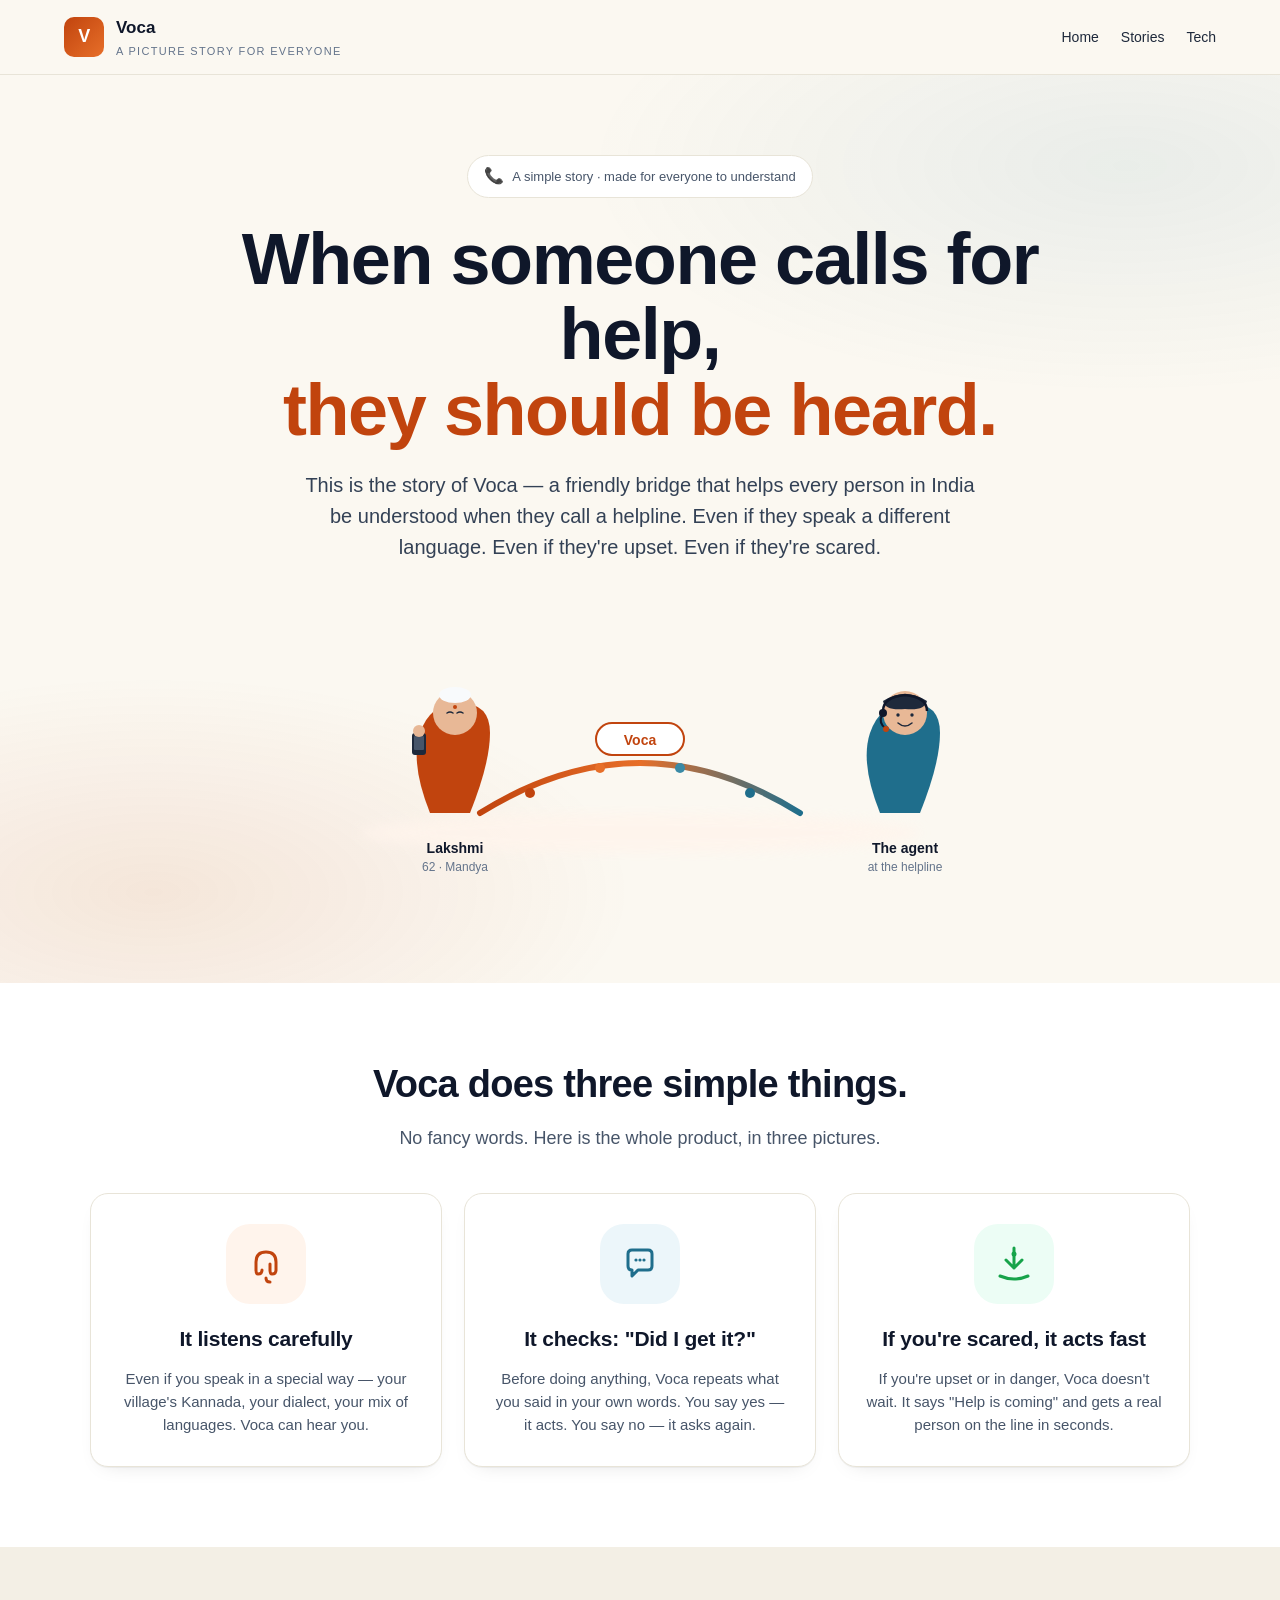
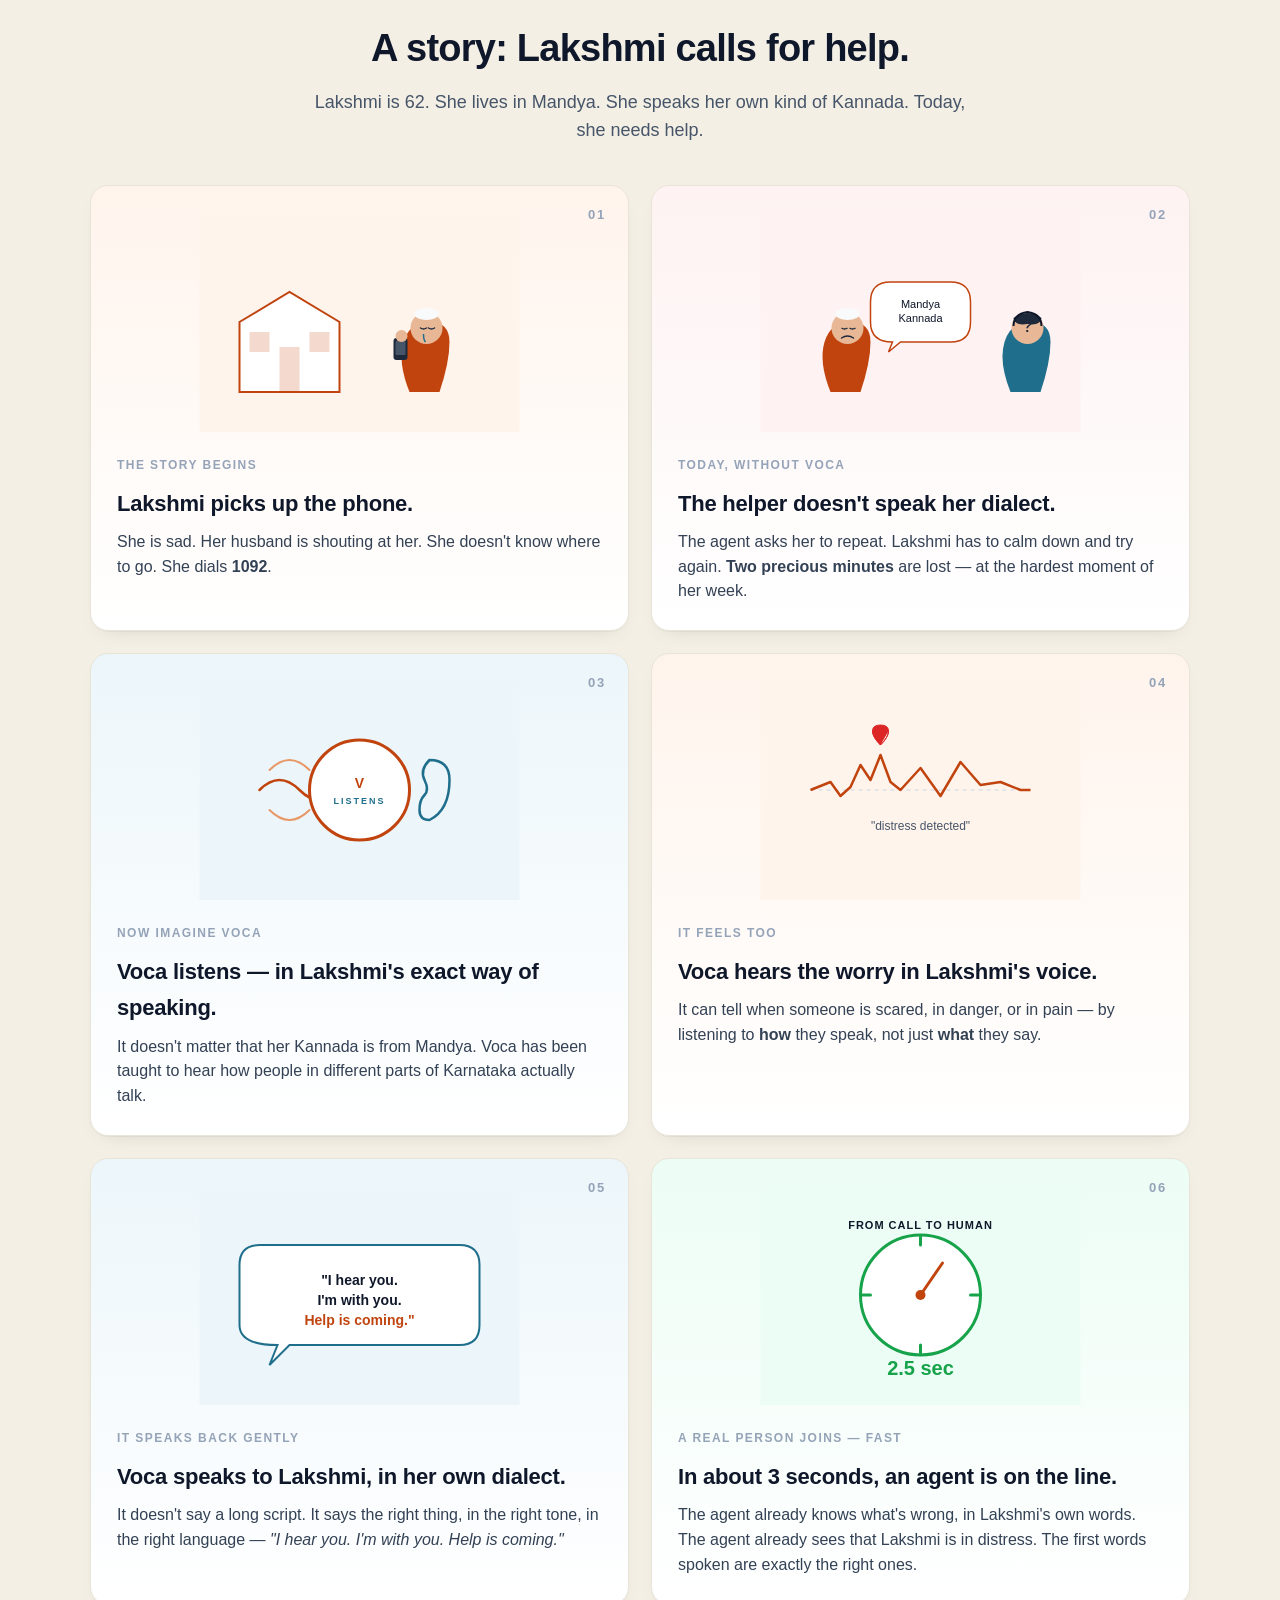
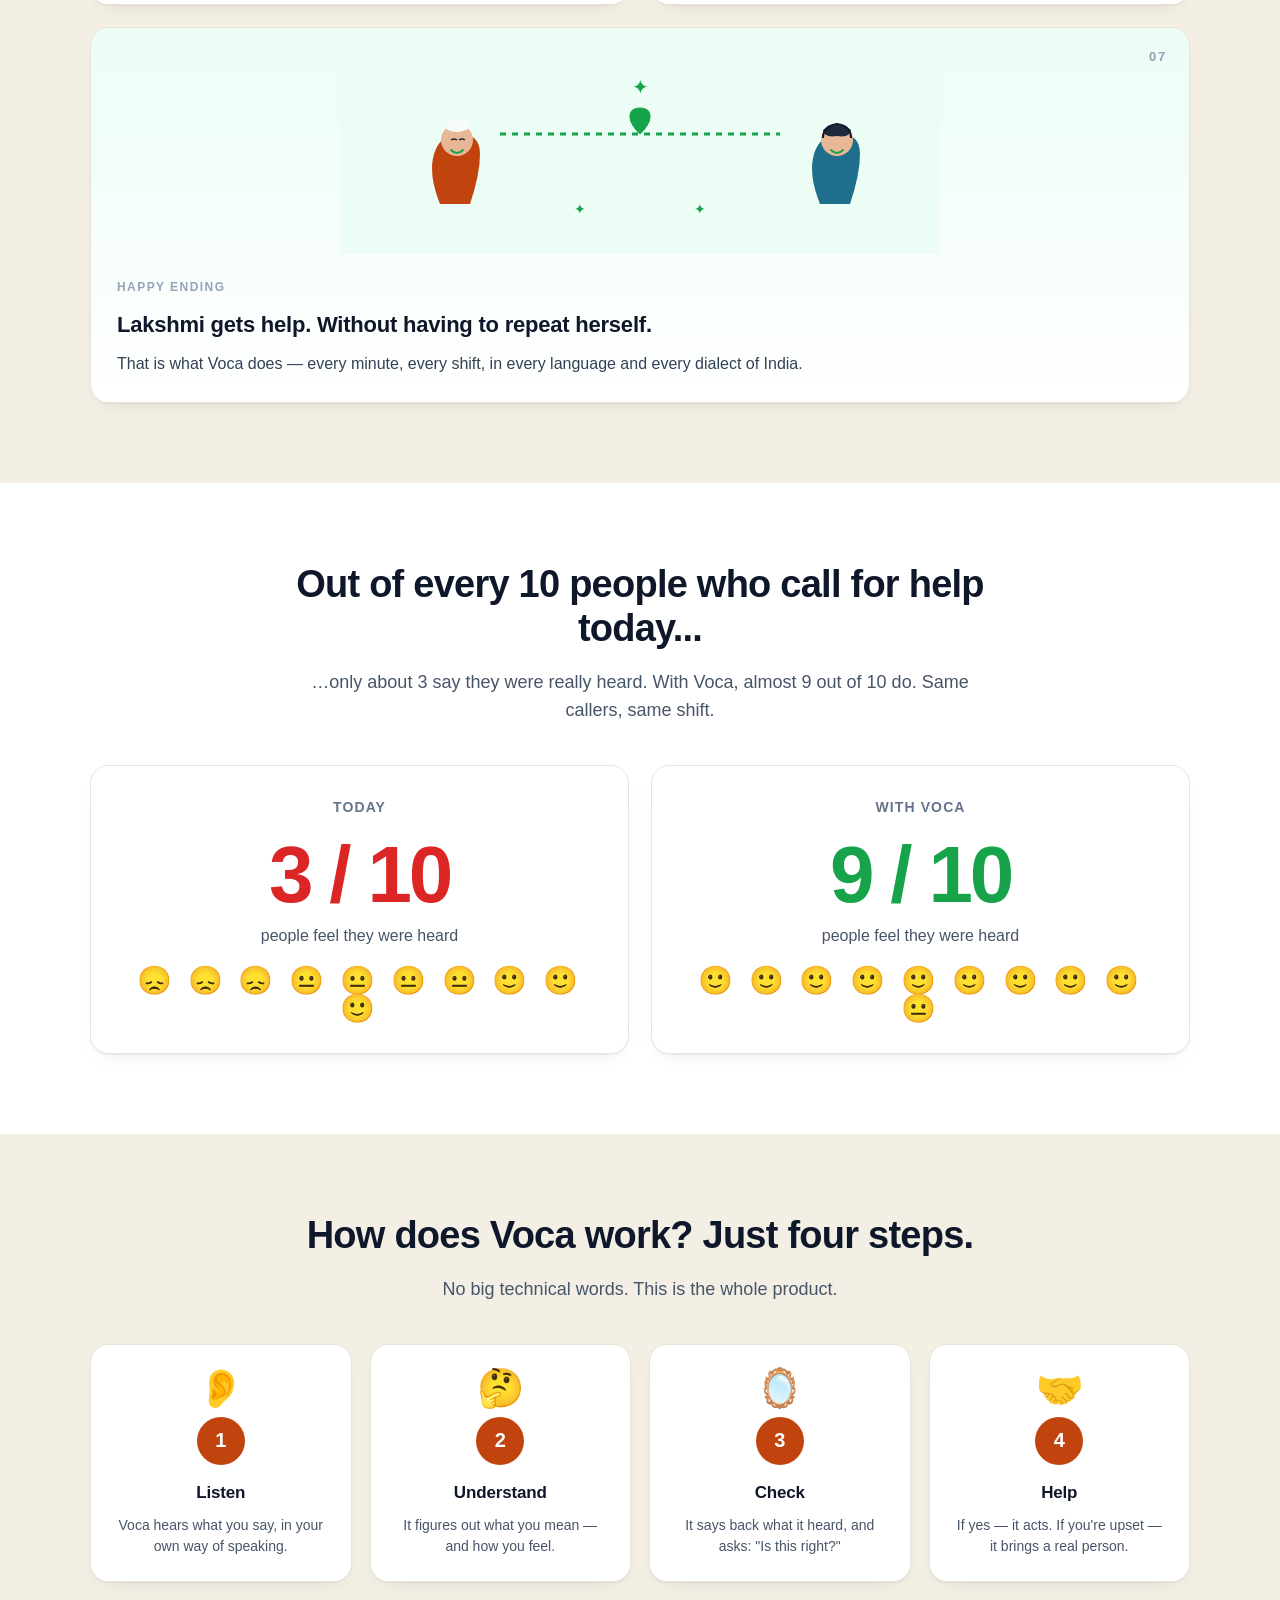
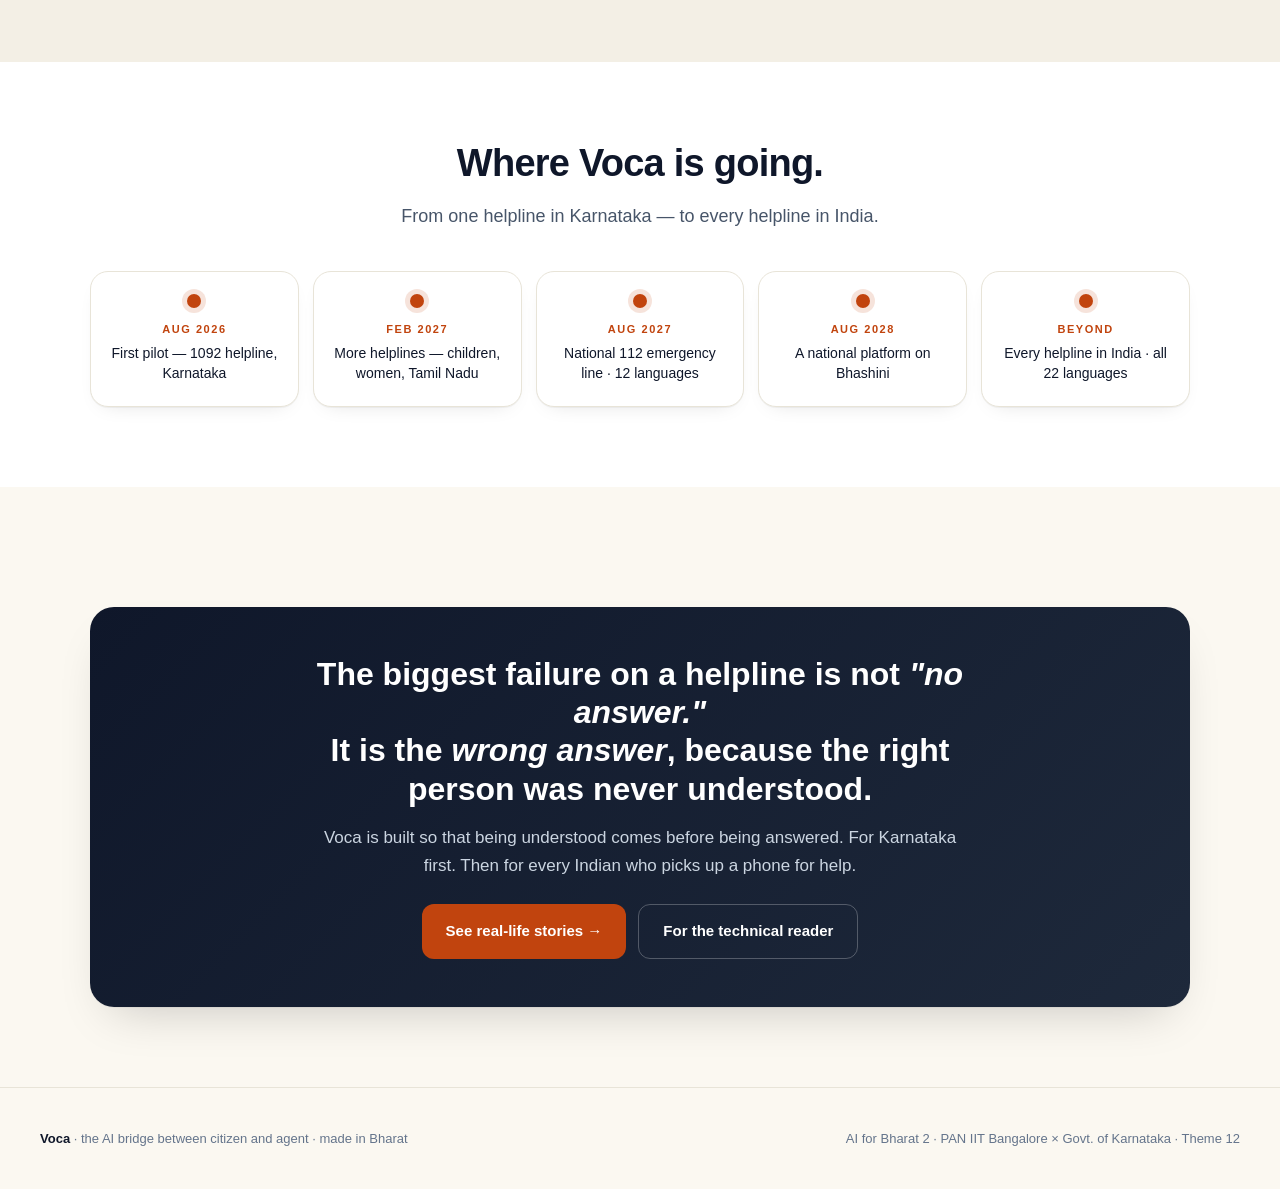
<file: story.html>
<!doctype html>
<html lang="en">
<head>
<meta charset="utf-8" />
<meta name="viewport" content="width=device-width, initial-scale=1" />
<title>Voca — A picture story for everyone</title>
<meta name="description" content="A simple, picture-first explainer of Voca — the AI bridge that helps every Indian be heard when they call for help. Made so anyone can understand it." />
<style>
  :root {
    --ink: #0f172a;
    --ink-2: #1e293b;
    --paper: #fbf8f1;
    --rule: #e8e4d8;
    --saffron: #c1440e;
    --saffron-2: #e76f29;
    --saffron-light: #fff4ec;
    --teal: #1f6e8c;
    --teal-2: #2e9eb6;
    --teal-light: #ecf6fa;
    --cream: #f3efe5;
    --green: #16a34a;
    --green-bg: #ecfdf5;
    --red: #dc2626;
    --red-bg: #fef2f2;
    --shadow-sm: 0 1px 0 rgba(0,0,0,.04), 0 8px 22px -14px rgba(0,0,0,.18);
    --shadow: 0 1px 0 rgba(0,0,0,.04), 0 22px 50px -22px rgba(0,0,0,.22);
  }
  * { box-sizing: border-box; }
  html { scroll-behavior: smooth; }
  html, body {
    margin: 0; padding: 0; background: var(--paper); color: var(--ink);
    font: 17px/1.65 -apple-system, BlinkMacSystemFont, "Segoe UI", "Inter", sans-serif;
    -webkit-font-smoothing: antialiased;
  }
  a { color: var(--teal); text-decoration: none; border-bottom: 1px solid rgba(31,110,140,.25); transition: all .15s; }
  a:hover { color: var(--saffron); border-bottom-color: var(--saffron); }

  /* Nav */
  .nav {
    position: sticky; top: 0; z-index: 30;
    backdrop-filter: saturate(140%) blur(12px);
    background: rgba(251, 248, 241, .9);
    border-bottom: 1px solid var(--rule);
  }
  .nav-inner {
    max-width: 1200px; margin: 0 auto; padding: 14px 24px;
    display: flex; align-items: center; justify-content: space-between; gap: 16px;
  }
  .brand { display: flex; align-items: center; gap: 12px; text-decoration: none; border: 0; }
  .brand-mark {
    width: 40px; height: 40px; border-radius: 10px;
    background: linear-gradient(135deg, var(--saffron), var(--saffron-2));
    display: grid; place-items: center;
    color: white; font-weight: 700; font-size: 18px; letter-spacing: -.5px;
  }
  .brand-name { font-weight: 700; color: var(--ink); }
  .brand-sub { font-size: 11px; color: #64748b; letter-spacing: .12em; text-transform: uppercase; }
  .nav-links { display: flex; gap: 22px; align-items: center; }
  .nav-links a { color: var(--ink-2); border: 0; font-size: 14px; }
  .nav-links a:hover { color: var(--saffron); }

  /* Sections */
  section { padding: 80px 24px; }
  .container { max-width: 1100px; margin: 0 auto; }

  /* Hero */
  .hero {
    padding: 80px 24px 60px;
    background:
      radial-gradient(800px 360px at 12% 90%, rgba(193,68,14,.10), transparent 60%),
      radial-gradient(900px 380px at 88% 10%, rgba(31,110,140,.08), transparent 60%),
      var(--paper);
    text-align: center;
  }
  .hero h1 {
    font-size: clamp(40px, 6vw, 72px); line-height: 1.05;
    margin: 16px auto 22px; max-width: 920px;
    letter-spacing: -.02em;
  }
  .hero h1 .pop { color: var(--saffron); }
  .hero .lede {
    font-size: 20px; line-height: 1.55; color: #334155;
    max-width: 680px; margin: 0 auto;
  }
  .stamp {
    display: inline-flex; align-items: center; gap: 8px;
    background: white; border: 1px solid var(--rule); border-radius: 999px;
    padding: 7px 16px; font-size: 13px; color: #475569;
    margin-bottom: 8px;
  }
  .stamp .emoji { font-size: 16px; }

  .hero-illo { margin: 30px auto 10px; max-width: 680px; }
  .hero-illo svg { width: 100%; height: auto; display: block; }

  /* Big idea callouts */
  .idea-row {
    display: grid; grid-template-columns: repeat(3, 1fr); gap: 22px; margin-top: 40px;
  }
  @media (max-width: 800px) { .idea-row { grid-template-columns: 1fr; } }
  .idea {
    background: white; border: 1px solid var(--rule); border-radius: 18px;
    padding: 30px 26px; text-align: center; box-shadow: var(--shadow-sm);
  }
  .idea .icon-wrap {
    width: 80px; height: 80px; border-radius: 24px;
    margin: 0 auto 18px;
    display: grid; place-items: center;
    background: var(--saffron-light);
  }
  .idea.teal .icon-wrap { background: var(--teal-light); }
  .idea.green .icon-wrap { background: var(--green-bg); }
  .idea .icon-wrap svg { width: 48px; height: 48px; }
  .idea h3 { font-size: 21px; margin: 0 0 10px; letter-spacing: -.01em; }
  .idea p { color: #475569; margin: 0; font-size: 15px; line-height: 1.55; }

  /* Comic strip */
  .strip {
    display: grid; grid-template-columns: repeat(2, 1fr); gap: 22px; margin-top: 40px;
  }
  @media (max-width: 760px) { .strip { grid-template-columns: 1fr; } }
  .panel {
    background: white; border: 1px solid var(--rule); border-radius: 18px;
    padding: 26px; box-shadow: var(--shadow-sm);
    overflow: hidden; position: relative;
  }
  .panel.full { grid-column: 1 / -1; }
  .panel .panel-num {
    position: absolute; top: 18px; right: 22px;
    font-size: 13px; color: #94a3b8; font-weight: 600; letter-spacing: .14em;
  }
  .panel .scene { width: 100%; height: 220px; margin-bottom: 18px; }
  .panel .scene svg { width: 100%; height: 100%; display: block; }
  .panel h3 { font-size: 22px; margin: 0 0 8px; letter-spacing: -.01em; }
  .panel p { color: #334155; margin: 0; font-size: 16px; line-height: 1.55; }
  .panel .tag {
    display: inline-block;
    font-size: 12px; letter-spacing: .12em; text-transform: uppercase;
    color: #94a3b8; font-weight: 600; margin-bottom: 10px;
  }
  .panel.warm { background: linear-gradient(180deg, #fff4ec, white); }
  .panel.cool { background: linear-gradient(180deg, #ecf6fa, white); }
  .panel.good { background: linear-gradient(180deg, #ecfdf5, white); }
  .panel.bad  { background: linear-gradient(180deg, #fef2f2, white); }

  /* Big numbers */
  .big-stats {
    display: grid; grid-template-columns: 1fr 1fr; gap: 22px; margin-top: 40px;
  }
  @media (max-width: 760px) { .big-stats { grid-template-columns: 1fr; } }
  .stat-big {
    background: white; border: 1px solid var(--rule); border-radius: 18px;
    padding: 30px; text-align: center; box-shadow: var(--shadow-sm);
  }
  .stat-big .label { font-size: 14px; color: #64748b; letter-spacing: .08em; text-transform: uppercase; font-weight: 600; }
  .stat-big .num { font-size: 80px; font-weight: 700; letter-spacing: -.04em; line-height: 1; margin: 16px 0 8px; }
  .stat-big.before .num { color: var(--red); }
  .stat-big.after .num { color: var(--green); }
  .stat-big .sub { font-size: 16px; color: #475569; }
  .stat-big .stick-row { margin-top: 18px; line-height: 1; font-size: 28px; letter-spacing: 4px; }

  /* Steps */
  .steps {
    display: grid; grid-template-columns: repeat(4, 1fr); gap: 18px; margin-top: 40px;
  }
  @media (max-width: 800px) { .steps { grid-template-columns: repeat(2, 1fr); } }
  @media (max-width: 480px) { .steps { grid-template-columns: 1fr; } }
  .step {
    background: white; border: 1px solid var(--rule); border-radius: 18px;
    padding: 24px; text-align: center; box-shadow: var(--shadow-sm);
    position: relative;
  }
  .step .num-circle {
    width: 48px; height: 48px; border-radius: 50%;
    background: var(--saffron); color: white;
    display: grid; place-items: center;
    font-weight: 700; font-size: 20px;
    margin: 0 auto 14px;
  }
  .step h4 { font-size: 17px; margin: 0 0 8px; letter-spacing: -.01em; }
  .step p { font-size: 14px; color: #475569; margin: 0; line-height: 1.5; }
  .step .step-icon { font-size: 38px; margin-bottom: 10px; line-height: 1; }

  /* Timeline */
  .roadmap-row {
    display: grid; grid-template-columns: repeat(5, 1fr); gap: 14px; margin-top: 40px;
  }
  @media (max-width: 800px) { .roadmap-row { grid-template-columns: 1fr; } }
  .stop {
    background: white; border: 1px solid var(--rule); border-radius: 18px;
    padding: 22px 18px; text-align: center; box-shadow: var(--shadow-sm);
    position: relative;
  }
  .stop .dot {
    width: 14px; height: 14px; border-radius: 50%;
    background: var(--saffron); margin: 0 auto 12px;
    box-shadow: 0 0 0 5px rgba(193,68,14,.15);
  }
  .stop .when {
    font-size: 11px; color: var(--saffron); letter-spacing: .14em; text-transform: uppercase;
    font-weight: 700; margin-bottom: 6px;
  }
  .stop .what { font-size: 14px; color: var(--ink); line-height: 1.4; font-weight: 500; }

  /* CTA bottom */
  .bottom-cta {
    background: linear-gradient(135deg, var(--ink), #1e293b);
    color: white; border-radius: 24px; padding: 48px;
    text-align: center; margin-top: 40px; box-shadow: var(--shadow);
  }
  .bottom-cta h2 { color: white; margin: 0 auto 16px; font-size: 32px; max-width: 720px; line-height: 1.2; }
  .bottom-cta p { color: #cbd5e1; margin: 0 auto 24px; max-width: 640px; font-size: 17px; }
  .btn {
    display: inline-flex; align-items: center; gap: 8px;
    padding: 14px 24px; border-radius: 12px; font-weight: 600; font-size: 15px;
    transition: transform .12s; border: 0;
  }
  .btn:hover { transform: translateY(-1px); }
  .btn-primary { background: var(--saffron); color: white; border: 0 !important; }
  .btn-primary:hover { background: var(--saffron-2); }
  .btn-ghost { background: transparent; color: white !important; border: 1px solid rgba(255,255,255,.25) !important; }
  .btn-ghost:hover { border-color: white !important; }

  /* Footer */
  footer {
    padding: 40px 24px; background: var(--paper); border-top: 1px solid var(--rule);
  }
  .foot-inner {
    max-width: 1200px; margin: 0 auto; font-size: 13px; color: #64748b;
    display: flex; justify-content: space-between; flex-wrap: wrap; gap: 16px;
  }
  .foot-inner strong { color: var(--ink); }

  h2.section-title {
    font-size: 38px; margin: 0 auto 18px; max-width: 800px;
    text-align: center; letter-spacing: -.02em; line-height: 1.15;
  }
  p.section-lede {
    font-size: 18px; color: #475569; max-width: 680px;
    margin: 0 auto; text-align: center; line-height: 1.55;
  }

  .devanagari { font-family: "Noto Sans Devanagari", system-ui, sans-serif; }
  .kannada { font-family: "Noto Sans Kannada", system-ui, sans-serif; }
</style>
</head>
<body>

<nav class="nav">
  <div class="nav-inner">
    <a class="brand" href="index.html">
      <div class="brand-mark">V</div>
      <div>
        <div class="brand-name">Voca</div>
        <div class="brand-sub">A picture story for everyone</div>
      </div>
    </a>
    <div class="nav-links">
      <a href="index.html">Home</a>
      <a href="scenarios.html">Stories</a>
      <a href="architecture.html">Tech</a>
    </div>
  </div>
</nav>

<!-- HERO -->
<section class="hero">
  <div class="container">
    <div class="stamp"><span class="emoji">📞</span> A simple story · made for everyone to understand</div>
    <h1>When someone calls for help,<br/><span class="pop">they should be heard.</span></h1>
    <p class="lede">This is the story of Voca — a friendly bridge that helps every person in India be understood when they call a helpline. Even if they speak a different language. Even if they're upset. Even if they're scared.</p>

    <div class="hero-illo">
      <svg viewBox="0 0 680 320" xmlns="http://www.w3.org/2000/svg">
        <!-- Background warmth -->
        <defs>
          <linearGradient id="bridgeGrad" x1="0" y1="0" x2="1" y2="0">
            <stop offset="0%" stop-color="#c1440e"/>
            <stop offset="50%" stop-color="#e76f29"/>
            <stop offset="100%" stop-color="#1f6e8c"/>
          </linearGradient>
          <filter id="soft" x="-20%" y="-20%" width="140%" height="140%">
            <feGaussianBlur stdDeviation="6"/>
          </filter>
        </defs>

        <!-- Soft glow under bridge -->
        <ellipse cx="340" cy="240" rx="280" ry="20" fill="#fff4ec" filter="url(#soft)" opacity="0.8"/>

        <!-- Grandmother (left) -->
        <g transform="translate(80, 80)">
          <!-- Body / sari draping -->
          <path d="M 50 140 Q 30 90 40 60 Q 50 30 80 30 Q 110 30 110 60 Q 110 90 90 140 Z" fill="#c1440e"/>
          <!-- Head -->
          <circle cx="75" cy="40" r="22" fill="#e8b896"/>
          <!-- Hair (white bun) -->
          <ellipse cx="75" cy="22" rx="16" ry="8" fill="#f8fafc"/>
          <!-- Bindi -->
          <circle cx="75" cy="34" r="2" fill="#c1440e"/>
          <!-- Eyes (smiling closed) -->
          <path d="M 67 40 Q 70 38 73 40" stroke="#1e293b" stroke-width="1.5" fill="none" stroke-linecap="round"/>
          <path d="M 77 40 Q 80 38 83 40" stroke="#1e293b" stroke-width="1.5" fill="none" stroke-linecap="round"/>
          <!-- Phone in hand -->
          <rect x="32" y="60" width="14" height="22" rx="3" fill="#1e293b"/>
          <rect x="34" y="63" width="10" height="14" rx="1" fill="#475569"/>
          <!-- Hand -->
          <circle cx="39" cy="58" r="6" fill="#e8b896"/>
          <!-- Label -->
          <text x="75" y="180" text-anchor="middle" font-family="-apple-system, sans-serif" font-size="14" font-weight="600" fill="#0f172a">Lakshmi</text>
          <text x="75" y="198" text-anchor="middle" font-family="-apple-system, sans-serif" font-size="12" fill="#64748b">62 · Mandya</text>
        </g>

        <!-- The bridge in the middle -->
        <g transform="translate(180, 140)">
          <!-- Bridge arc -->
          <path d="M 0 80 Q 160 -20 320 80" stroke="url(#bridgeGrad)" stroke-width="6" fill="none" stroke-linecap="round"/>
          <!-- Bridge dots (signal) -->
          <circle cx="50" cy="60" r="5" fill="#c1440e"/>
          <circle cx="120" cy="35" r="5" fill="#e76f29"/>
          <circle cx="200" cy="35" r="5" fill="#3a8aa6"/>
          <circle cx="270" cy="60" r="5" fill="#1f6e8c"/>
          <!-- Voca label -->
          <g transform="translate(160, 12)">
            <rect x="-44" y="-22" width="88" height="32" rx="16" fill="white" stroke="#c1440e" stroke-width="2"/>
            <text x="0" y="0" text-anchor="middle" font-family="-apple-system, sans-serif" font-size="14" font-weight="700" fill="#c1440e">Voca</text>
          </g>
        </g>

        <!-- Helper / agent (right) -->
        <g transform="translate(530, 80)">
          <!-- Body shirt -->
          <path d="M 50 140 Q 30 90 40 60 Q 50 30 80 30 Q 110 30 110 60 Q 110 90 90 140 Z" fill="#1f6e8c"/>
          <!-- Head -->
          <circle cx="75" cy="40" r="22" fill="#e8b896"/>
          <!-- Hair -->
          <path d="M 53 28 Q 75 14 97 28 Q 95 38 75 36 Q 55 38 53 28 Z" fill="#1e293b"/>
          <!-- Headset -->
          <path d="M 53 38 Q 53 24 75 22 Q 97 24 97 38" stroke="#0f172a" stroke-width="2.5" fill="none"/>
          <circle cx="53" cy="40" r="4" fill="#0f172a"/>
          <!-- Mic boom -->
          <path d="M 52 42 Q 48 50 56 56" stroke="#0f172a" stroke-width="2" fill="none"/>
          <circle cx="56" cy="56" r="3" fill="#c1440e"/>
          <!-- Eyes -->
          <circle cx="68" cy="42" r="1.7" fill="#1e293b"/>
          <circle cx="82" cy="42" r="1.7" fill="#1e293b"/>
          <!-- Smile -->
          <path d="M 68 50 Q 75 56 82 50" stroke="#1e293b" stroke-width="1.5" fill="none" stroke-linecap="round"/>
          <!-- Label -->
          <text x="75" y="180" text-anchor="middle" font-family="-apple-system, sans-serif" font-size="14" font-weight="600" fill="#0f172a">The agent</text>
          <text x="75" y="198" text-anchor="middle" font-family="-apple-system, sans-serif" font-size="12" fill="#64748b">at the helpline</text>
        </g>
      </svg>
    </div>
  </div>
</section>

<!-- THREE BIG IDEAS -->
<section style="background: white;">
  <div class="container">
    <h2 class="section-title">Voca does three simple things.</h2>
    <p class="section-lede">No fancy words. Here is the whole product, in three pictures.</p>

    <div class="idea-row">
      <div class="idea">
        <div class="icon-wrap">
          <svg viewBox="0 0 48 48" xmlns="http://www.w3.org/2000/svg">
            <path d="M 14 22 Q 14 12 24 12 Q 34 12 34 22 L 34 30 Q 34 34 30 34 Q 28 34 28 30 L 28 24 M 20 30 Q 20 34 16 34 Q 14 34 14 30 L 14 22"
                  fill="none" stroke="#c1440e" stroke-width="3" stroke-linecap="round"/>
            <path d="M 24 38 Q 24 42 28 42" stroke="#c1440e" stroke-width="3" fill="none" stroke-linecap="round"/>
          </svg>
        </div>
        <h3>It listens carefully</h3>
        <p>Even if you speak in a special way — your village's Kannada, your dialect, your mix of languages. Voca can hear you.</p>
      </div>
      <div class="idea teal">
        <div class="icon-wrap">
          <svg viewBox="0 0 48 48" xmlns="http://www.w3.org/2000/svg">
            <path d="M 12 14 Q 12 10 16 10 L 32 10 Q 36 10 36 14 L 36 26 Q 36 30 32 30 L 22 30 L 16 36 L 16 30 Q 12 30 12 26 Z"
                  fill="none" stroke="#1f6e8c" stroke-width="3" stroke-linejoin="round"/>
            <circle cx="20" cy="20" r="1.6" fill="#1f6e8c"/>
            <circle cx="24" cy="20" r="1.6" fill="#1f6e8c"/>
            <circle cx="28" cy="20" r="1.6" fill="#1f6e8c"/>
          </svg>
        </div>
        <h3>It checks: "Did I get it?"</h3>
        <p>Before doing anything, Voca repeats what you said in your own words. You say yes — it acts. You say no — it asks again.</p>
      </div>
      <div class="idea green">
        <div class="icon-wrap">
          <svg viewBox="0 0 48 48" xmlns="http://www.w3.org/2000/svg">
            <path d="M 24 8 L 24 28 M 24 28 L 16 20 M 24 28 L 32 20" stroke="#16a34a" stroke-width="3" fill="none" stroke-linecap="round"/>
            <path d="M 10 36 Q 24 42 38 36" stroke="#16a34a" stroke-width="3" fill="none" stroke-linecap="round"/>
            <circle cx="24" cy="14" r="2.5" fill="#16a34a"/>
          </svg>
        </div>
        <h3>If you're scared, it acts fast</h3>
        <p>If you're upset or in danger, Voca doesn't wait. It says "Help is coming" and gets a real person on the line in seconds.</p>
      </div>
    </div>
  </div>
</section>

<!-- THE COMIC STRIP -->
<section style="background: var(--cream);">
  <div class="container">
    <h2 class="section-title">A story: Lakshmi calls for help.</h2>
    <p class="section-lede">Lakshmi is 62. She lives in Mandya. She speaks her own kind of Kannada. Today, she needs help.</p>

    <div class="strip">

      <!-- Panel 1 -->
      <div class="panel warm">
        <div class="panel-num">01</div>
        <div class="scene">
          <svg viewBox="0 0 320 220" xmlns="http://www.w3.org/2000/svg">
            <rect width="320" height="220" fill="#fff4ec"/>
            <!-- House outline -->
            <path d="M 40 180 L 40 110 L 90 80 L 140 110 L 140 180 Z" fill="white" stroke="#c1440e" stroke-width="2"/>
            <rect x="80" y="135" width="20" height="45" fill="#c1440e" opacity="0.2"/>
            <rect x="50" y="120" width="20" height="20" fill="#c1440e" opacity="0.2"/>
            <rect x="110" y="120" width="20" height="20" fill="#c1440e" opacity="0.2"/>
            <!-- Lakshmi -->
            <g transform="translate(180, 80)">
              <path d="M 30 100 Q 18 70 24 50 Q 30 30 50 30 Q 70 30 70 50 Q 70 70 60 100 Z" fill="#c1440e"/>
              <circle cx="47" cy="36" r="16" fill="#e8b896"/>
              <ellipse cx="47" cy="22" rx="12" ry="6" fill="#f8fafc"/>
              <!-- Sad eyes -->
              <path d="M 41 36 Q 44 38 47 36" stroke="#1e293b" stroke-width="1.5" fill="none" stroke-linecap="round"/>
              <path d="M 49 36 Q 52 38 55 36" stroke="#1e293b" stroke-width="1.5" fill="none" stroke-linecap="round"/>
              <!-- Tear -->
              <path d="M 44 42 Q 44 48 46 50" stroke="#1f6e8c" stroke-width="1.5" fill="none"/>
              <!-- Phone -->
              <rect x="14" y="46" width="14" height="22" rx="3" fill="#1e293b"/>
              <rect x="16" y="49" width="10" height="14" rx="1" fill="#475569"/>
              <circle cx="22" cy="44" r="6" fill="#e8b896"/>
            </g>
          </svg>
        </div>
        <div class="tag">The story begins</div>
        <h3>Lakshmi picks up the phone.</h3>
        <p>She is sad. Her husband is shouting at her. She doesn't know where to go. She dials <strong>1092</strong>.</p>
      </div>

      <!-- Panel 2 -->
      <div class="panel bad">
        <div class="panel-num">02</div>
        <div class="scene">
          <svg viewBox="0 0 320 220" xmlns="http://www.w3.org/2000/svg">
            <rect width="320" height="220" fill="#fef2f2"/>
            <!-- Lakshmi (left) -->
            <g transform="translate(40, 70)">
              <path d="M 30 110 Q 18 80 24 60 Q 30 40 50 40 Q 70 40 70 60 Q 70 80 60 110 Z" fill="#c1440e"/>
              <circle cx="47" cy="46" r="16" fill="#e8b896"/>
              <ellipse cx="47" cy="32" rx="12" ry="6" fill="#f8fafc"/>
              <path d="M 41 46 Q 44 48 47 46" stroke="#1e293b" stroke-width="1.5" fill="none"/>
              <path d="M 49 46 Q 52 48 55 46" stroke="#1e293b" stroke-width="1.5" fill="none"/>
              <path d="M 41 56 Q 47 52 53 56" stroke="#1e293b" stroke-width="1.5" fill="none" stroke-linecap="round"/>
            </g>
            <!-- Speech bubble from Lakshmi -->
            <g transform="translate(110, 60)">
              <path d="M 0 30 Q 0 10 20 10 L 80 10 Q 100 10 100 30 L 100 50 Q 100 70 80 70 L 30 70 L 18 80 L 22 70 Q 0 70 0 50 Z" fill="white" stroke="#c1440e" stroke-width="1.5"/>
              <text x="50" y="36" text-anchor="middle" font-family="sans-serif" font-size="11" fill="#0f172a">Mandya</text>
              <text x="50" y="50" text-anchor="middle" font-family="sans-serif" font-size="11" fill="#0f172a">Kannada</text>
            </g>
            <!-- Agent (right) -->
            <g transform="translate(220, 70)">
              <path d="M 30 110 Q 18 80 24 60 Q 30 40 50 40 Q 70 40 70 60 Q 70 80 60 110 Z" fill="#1f6e8c"/>
              <circle cx="47" cy="46" r="16" fill="#e8b896"/>
              <path d="M 33 36 Q 47 26 61 36 Q 60 44 47 42 Q 34 44 33 36 Z" fill="#1e293b"/>
              <!-- Headset -->
              <path d="M 33 44 Q 33 32 47 30 Q 61 32 61 44" stroke="#0f172a" stroke-width="2" fill="none"/>
              <!-- Confused face -->
              <text x="47" y="50" text-anchor="middle" font-family="sans-serif" font-size="20" fill="#1e293b">?</text>
            </g>
          </svg>
        </div>
        <div class="tag">Today, without Voca</div>
        <h3>The helper doesn't speak her dialect.</h3>
        <p>The agent asks her to repeat. Lakshmi has to calm down and try again. <strong>Two precious minutes</strong> are lost — at the hardest moment of her week.</p>
      </div>

      <!-- Panel 3 -->
      <div class="panel cool">
        <div class="panel-num">03</div>
        <div class="scene">
          <svg viewBox="0 0 320 220" xmlns="http://www.w3.org/2000/svg">
            <rect width="320" height="220" fill="#ecf6fa"/>
            <!-- Sound waves into a listening symbol -->
            <g transform="translate(160, 110)">
              <!-- Waves -->
              <path d="M -100 0 Q -80 -20 -60 0 Q -40 20 -20 0" stroke="#c1440e" stroke-width="2.5" fill="none" stroke-linecap="round"/>
              <path d="M -90 -20 Q -70 -40 -50 -20" stroke="#e76f29" stroke-width="2" fill="none" stroke-linecap="round" opacity="0.7"/>
              <path d="M -90 20 Q -70 40 -50 20" stroke="#e76f29" stroke-width="2" fill="none" stroke-linecap="round" opacity="0.7"/>

              <!-- Voca mark / center -->
              <circle cx="0" cy="0" r="50" fill="white" stroke="#c1440e" stroke-width="3"/>
              <text x="0" y="-2" text-anchor="middle" font-family="sans-serif" font-size="14" font-weight="700" fill="#c1440e">V</text>
              <text x="0" y="14" text-anchor="middle" font-family="sans-serif" font-size="9" letter-spacing="2" font-weight="600" fill="#1f6e8c">LISTENS</text>

              <!-- Right side: ear -->
              <path d="M 70 -30 Q 90 -30 90 -10 Q 90 20 70 30 Q 60 30 60 20 Q 60 10 65 5 Q 70 0 65 -10 Q 60 -20 70 -30 Z"
                    fill="none" stroke="#1f6e8c" stroke-width="2.5"/>
            </g>
          </svg>
        </div>
        <div class="tag">Now imagine Voca</div>
        <h3>Voca listens — in Lakshmi's exact way of speaking.</h3>
        <p>It doesn't matter that her Kannada is from Mandya. Voca has been taught to hear how people in different parts of Karnataka actually talk.</p>
      </div>

      <!-- Panel 4 -->
      <div class="panel warm">
        <div class="panel-num">04</div>
        <div class="scene">
          <svg viewBox="0 0 320 220" xmlns="http://www.w3.org/2000/svg">
            <rect width="320" height="220" fill="#fff4ec"/>
            <!-- Voice prosody waveform with hearts -->
            <g transform="translate(50, 110)">
              <path d="M 0 0 L 220 0" stroke="#cbd5e1" stroke-width="1" stroke-dasharray="4 4"/>
              <!-- Wave with spikes -->
              <path d="M 0 0 L 20 -8 L 30 6 L 40 -3 L 50 -25 L 60 -10 L 70 -35 L 80 -8 L 90 0 L 110 -22 L 130 6 L 150 -28 L 170 -5 L 190 -8 L 210 0 L 220 0"
                    stroke="#c1440e" stroke-width="2.5" fill="none" stroke-linejoin="round"/>
              <!-- Heart marker on biggest spike -->
              <g transform="translate(70, -45)">
                <path d="M 0 0 Q -8 -8 -8 -14 Q -8 -20 0 -20 Q 8 -20 8 -14 Q 8 -8 0 0 Q -8 -8 -8 -14 M 0 0 Q 8 -8 8 -14"
                      fill="#dc2626" stroke="#dc2626"/>
              </g>
              <!-- Label below -->
              <text x="110" y="40" text-anchor="middle" font-family="sans-serif" font-size="12" fill="#475569">"distress detected"</text>
            </g>
          </svg>
        </div>
        <div class="tag">It feels too</div>
        <h3>Voca hears the worry in Lakshmi's voice.</h3>
        <p>It can tell when someone is scared, in danger, or in pain — by listening to <strong>how</strong> they speak, not just <strong>what</strong> they say.</p>
      </div>

      <!-- Panel 5 -->
      <div class="panel cool">
        <div class="panel-num">05</div>
        <div class="scene">
          <svg viewBox="0 0 320 220" xmlns="http://www.w3.org/2000/svg">
            <rect width="320" height="220" fill="#ecf6fa"/>
            <!-- Speech bubble back to Lakshmi -->
            <g transform="translate(40, 50)">
              <path d="M 0 30 Q 0 10 20 10 L 220 10 Q 240 10 240 30 L 240 90 Q 240 110 220 110 L 50 110 L 30 130 L 38 110 Q 0 110 0 90 Z"
                    fill="white" stroke="#1f6e8c" stroke-width="2"/>
              <text x="120" y="50" text-anchor="middle" font-family="sans-serif" font-size="14" font-weight="600" fill="#0f172a">"I hear you.</text>
              <text x="120" y="70" text-anchor="middle" font-family="sans-serif" font-size="14" font-weight="600" fill="#0f172a">I'm with you.</text>
              <text x="120" y="90" text-anchor="middle" font-family="sans-serif" font-size="14" font-weight="600" fill="#c1440e">Help is coming."</text>
            </g>
          </svg>
        </div>
        <div class="tag">It speaks back gently</div>
        <h3>Voca speaks to Lakshmi, in her own dialect.</h3>
        <p>It doesn't say a long script. It says the right thing, in the right tone, in the right language — <em>"I hear you. I'm with you. Help is coming."</em></p>
      </div>

      <!-- Panel 6 -->
      <div class="panel good">
        <div class="panel-num">06</div>
        <div class="scene">
          <svg viewBox="0 0 320 220" xmlns="http://www.w3.org/2000/svg">
            <rect width="320" height="220" fill="#ecfdf5"/>
            <!-- Stopwatch -->
            <g transform="translate(160, 110)">
              <circle cx="0" cy="0" r="60" fill="white" stroke="#16a34a" stroke-width="3"/>
              <line x1="0" y1="-50" x2="0" y2="-58" stroke="#16a34a" stroke-width="3" stroke-linecap="round"/>
              <line x1="50" y1="0" x2="58" y2="0" stroke="#16a34a" stroke-width="3" stroke-linecap="round"/>
              <line x1="0" y1="50" x2="0" y2="58" stroke="#16a34a" stroke-width="3" stroke-linecap="round"/>
              <line x1="-50" y1="0" x2="-58" y2="0" stroke="#16a34a" stroke-width="3" stroke-linecap="round"/>
              <line x1="0" y1="0" x2="22" y2="-32" stroke="#c1440e" stroke-width="3" stroke-linecap="round"/>
              <circle cx="0" cy="0" r="5" fill="#c1440e"/>
              <text x="0" y="80" text-anchor="middle" font-family="sans-serif" font-size="20" font-weight="700" fill="#16a34a">2.5 sec</text>
              <text x="0" y="-66" text-anchor="middle" font-family="sans-serif" font-size="11" font-weight="600" letter-spacing="1" fill="#0f172a">FROM CALL TO HUMAN</text>
            </g>
          </svg>
        </div>
        <div class="tag">A real person joins — fast</div>
        <h3>In about 3 seconds, an agent is on the line.</h3>
        <p>The agent already knows what's wrong, in Lakshmi's own words. The agent already sees that Lakshmi is in distress. The first words spoken are exactly the right ones.</p>
      </div>

      <!-- Panel 7: Full width happy ending -->
      <div class="panel good full">
        <div class="panel-num">07</div>
        <div class="scene" style="height: 200px;">
          <svg viewBox="0 0 600 200" xmlns="http://www.w3.org/2000/svg">
            <rect width="600" height="200" fill="#ecfdf5"/>
            <!-- Lakshmi -->
            <g transform="translate(70, 50)">
              <path d="M 30 100 Q 18 70 24 50 Q 30 30 50 30 Q 70 30 70 50 Q 70 70 60 100 Z" fill="#c1440e"/>
              <circle cx="47" cy="36" r="16" fill="#e8b896"/>
              <ellipse cx="47" cy="22" rx="12" ry="6" fill="#f8fafc"/>
              <path d="M 41 36 Q 44 34 47 36" stroke="#1e293b" stroke-width="1.5" fill="none"/>
              <path d="M 49 36 Q 52 34 55 36" stroke="#1e293b" stroke-width="1.5" fill="none"/>
              <path d="M 41 46 Q 47 52 53 46" stroke="#16a34a" stroke-width="1.8" fill="none" stroke-linecap="round"/>
            </g>
            <!-- Heart bridge -->
            <g transform="translate(160, 80)">
              <path d="M 0 0 L 280 0" stroke="#16a34a" stroke-width="3" stroke-dasharray="6 6"/>
              <g transform="translate(140, 0)">
                <path d="M 0 0 Q -10 -10 -10 -18 Q -10 -26 0 -26 Q 10 -26 10 -18 Q 10 -10 0 0 Q -10 -10 -10 -18"
                      fill="#16a34a" stroke="#16a34a"/>
                <path d="M 0 0 Q 10 -10 10 -18" stroke="#16a34a" fill="none"/>
              </g>
            </g>
            <!-- Agent -->
            <g transform="translate(450, 50)">
              <path d="M 30 100 Q 18 70 24 50 Q 30 30 50 30 Q 70 30 70 50 Q 70 70 60 100 Z" fill="#1f6e8c"/>
              <circle cx="47" cy="36" r="16" fill="#e8b896"/>
              <path d="M 33 26 Q 47 16 61 26 Q 60 34 47 32 Q 34 34 33 26 Z" fill="#1e293b"/>
              <path d="M 33 34 Q 33 22 47 20 Q 61 22 61 34" stroke="#0f172a" stroke-width="2" fill="none"/>
              <path d="M 41 46 Q 47 52 53 46" stroke="#16a34a" stroke-width="1.8" fill="none" stroke-linecap="round"/>
            </g>
            <!-- Sparkles -->
            <text x="300" y="40" text-anchor="middle" font-size="20" fill="#16a34a">✦</text>
            <text x="240" y="160" text-anchor="middle" font-size="14" fill="#16a34a">✦</text>
            <text x="360" y="160" text-anchor="middle" font-size="14" fill="#16a34a">✦</text>
          </svg>
        </div>
        <div class="tag">Happy ending</div>
        <h3>Lakshmi gets help. Without having to repeat herself.</h3>
        <p>That is what Voca does — every minute, every shift, in every language and every dialect of India.</p>
      </div>

    </div>
  </div>
</section>

<!-- BIG NUMBERS -->
<section style="background: white;">
  <div class="container">
    <h2 class="section-title">Out of every 10 people who call for help today...</h2>
    <p class="section-lede">…only about 3 say they were really heard. With Voca, almost 9 out of 10 do. Same callers, same shift.</p>

    <div class="big-stats">
      <div class="stat-big before">
        <div class="label">Today</div>
        <div class="num">3 / 10</div>
        <div class="sub">people feel they were heard</div>
        <div class="stick-row">😞 😞 😞 😐 😐 😐 😐 🙂 🙂 🙂</div>
      </div>
      <div class="stat-big after">
        <div class="label">With Voca</div>
        <div class="num">9 / 10</div>
        <div class="sub">people feel they were heard</div>
        <div class="stick-row">🙂 🙂 🙂 🙂 🙂 🙂 🙂 🙂 🙂 😐</div>
      </div>
    </div>
  </div>
</section>

<!-- HOW IT WORKS - 4 STEPS -->
<section style="background: var(--cream);">
  <div class="container">
    <h2 class="section-title">How does Voca work? Just four steps.</h2>
    <p class="section-lede">No big technical words. This is the whole product.</p>

    <div class="steps">
      <div class="step">
        <div class="step-icon">👂</div>
        <div class="num-circle">1</div>
        <h4>Listen</h4>
        <p>Voca hears what you say, in your own way of speaking.</p>
      </div>
      <div class="step">
        <div class="step-icon">🤔</div>
        <div class="num-circle">2</div>
        <h4>Understand</h4>
        <p>It figures out what you mean — and how you feel.</p>
      </div>
      <div class="step">
        <div class="step-icon">🪞</div>
        <div class="num-circle">3</div>
        <h4>Check</h4>
        <p>It says back what it heard, and asks: "Is this right?"</p>
      </div>
      <div class="step">
        <div class="step-icon">🤝</div>
        <div class="num-circle">4</div>
        <h4>Help</h4>
        <p>If yes — it acts. If you're upset — it brings a real person.</p>
      </div>
    </div>
  </div>
</section>

<!-- ROADMAP -->
<section style="background: white;">
  <div class="container">
    <h2 class="section-title">Where Voca is going.</h2>
    <p class="section-lede">From one helpline in Karnataka — to every helpline in India.</p>

    <div class="roadmap-row">
      <div class="stop">
        <div class="dot"></div>
        <div class="when">Aug 2026</div>
        <div class="what">First pilot — 1092 helpline, Karnataka</div>
      </div>
      <div class="stop">
        <div class="dot"></div>
        <div class="when">Feb 2027</div>
        <div class="what">More helplines — children, women, Tamil Nadu</div>
      </div>
      <div class="stop">
        <div class="dot"></div>
        <div class="when">Aug 2027</div>
        <div class="what">National 112 emergency line · 12 languages</div>
      </div>
      <div class="stop">
        <div class="dot"></div>
        <div class="when">Aug 2028</div>
        <div class="what">A national platform on Bhashini</div>
      </div>
      <div class="stop">
        <div class="dot"></div>
        <div class="when">Beyond</div>
        <div class="what">Every helpline in India · all 22 languages</div>
      </div>
    </div>
  </div>
</section>

<!-- BOTTOM CTA -->
<section style="background: var(--paper);">
  <div class="container">
    <div class="bottom-cta">
      <h2>The biggest failure on a helpline is not <em>"no answer."</em><br/>It is the <em>wrong answer</em>, because the right person was never understood.</h2>
      <p>Voca is built so that being understood comes before being answered. For Karnataka first. Then for every Indian who picks up a phone for help.</p>
      <div style="display: inline-flex; gap: 12px; flex-wrap: wrap; justify-content: center;">
        <a href="scenarios.html" class="btn btn-primary">See real-life stories →</a>
        <a href="architecture.html" class="btn btn-ghost">For the technical reader</a>
      </div>
    </div>
  </div>
</section>

<footer>
  <div class="foot-inner">
    <div><strong>Voca</strong> · the AI bridge between citizen and agent · made in Bharat</div>
    <div>AI for Bharat 2 · PAN IIT Bangalore × Govt. of Karnataka · Theme 12</div>
  </div>
</footer>

</body>
</html>
</file>
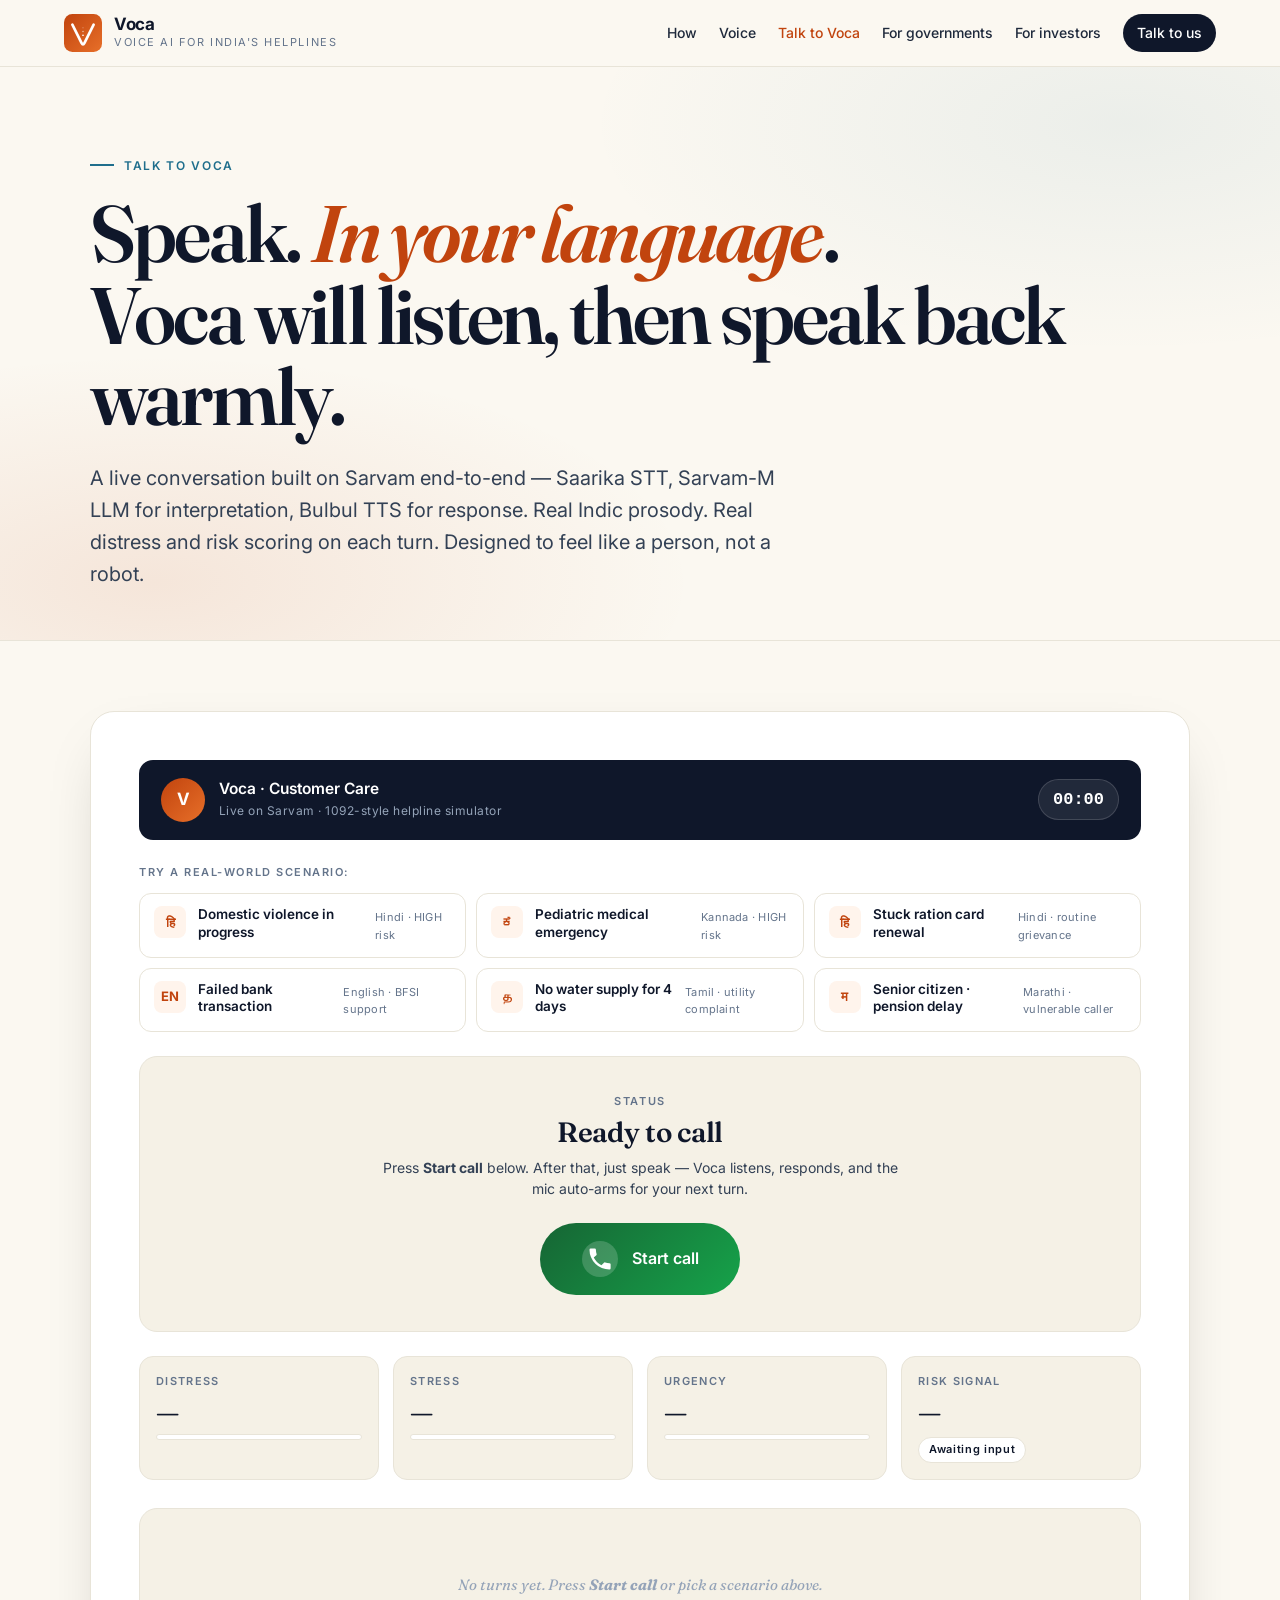
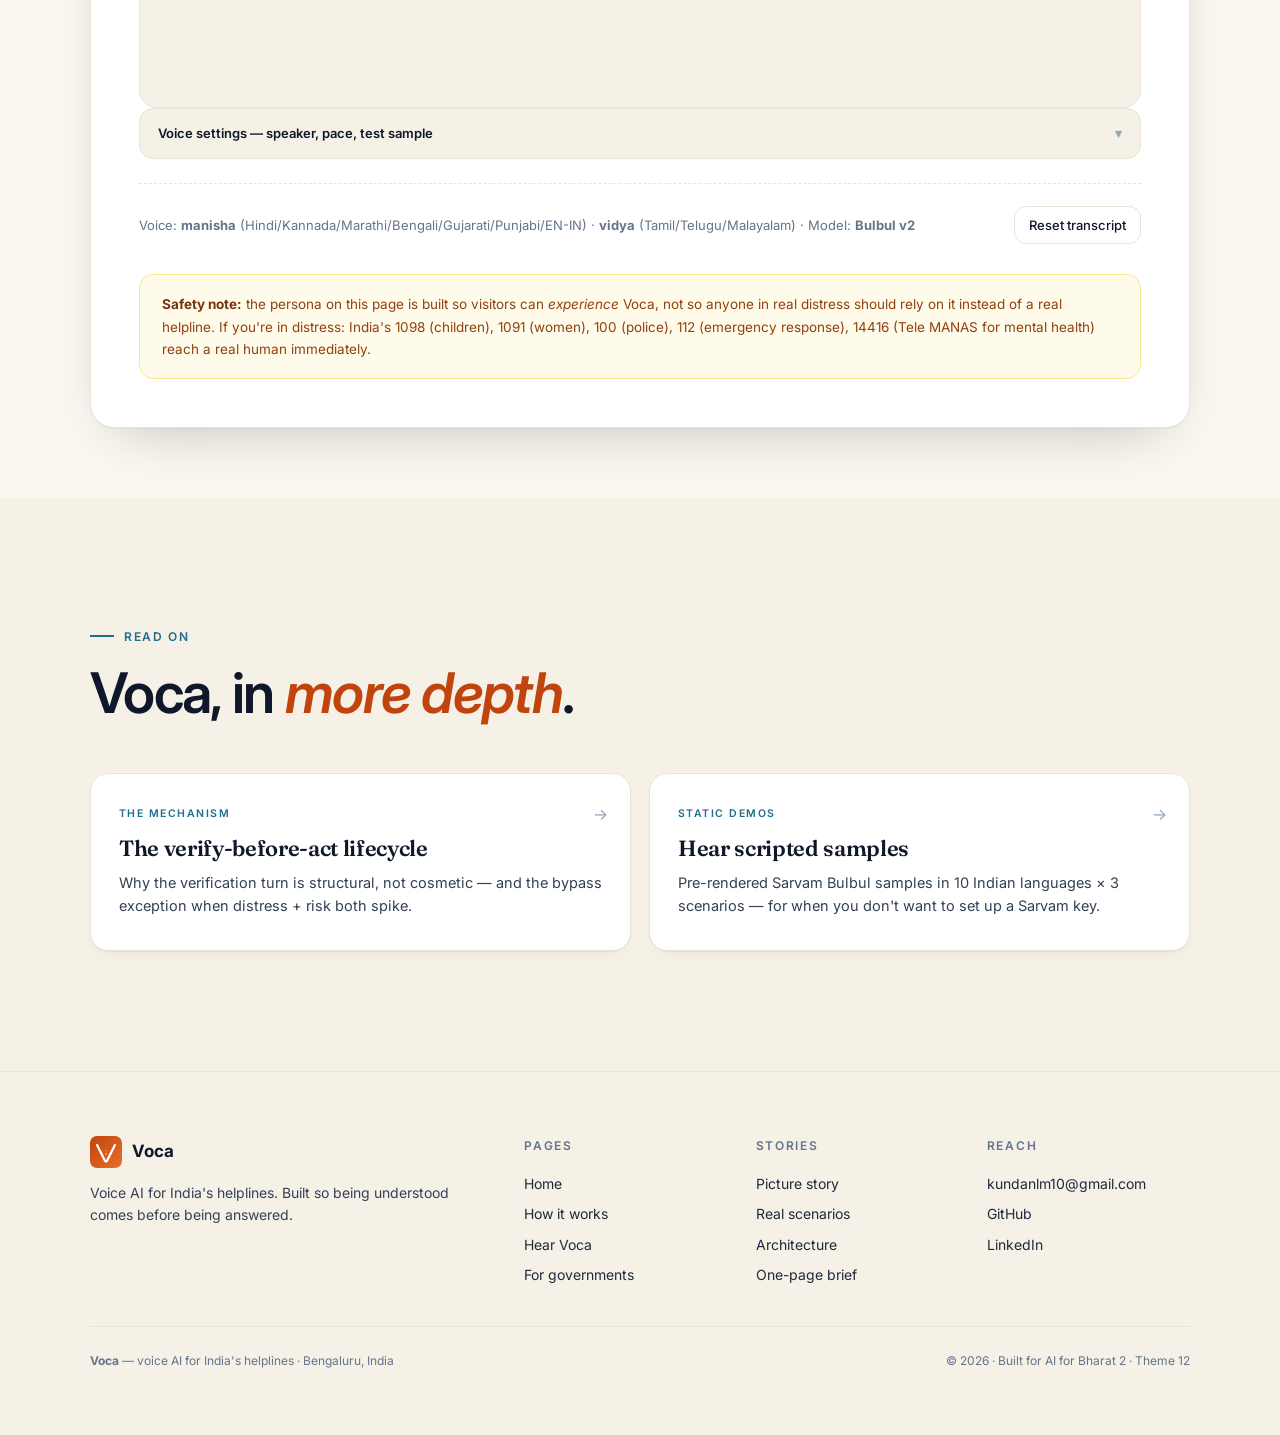
<file: talk.html>
<!doctype html>
<html lang="en">
<head>
<meta charset="utf-8" />
<meta name="viewport" content="width=device-width, initial-scale=1, viewport-fit=cover" />
<meta name="theme-color" content="#fbf8f1" />
<title>Talk to Voca · live conversation, real risk detection, Indian languages</title>
<meta name="description" content="Speak to Voca live. Real Sarvam STT + LLM + Bulbul TTS pipeline. Talk in any Indian language; Voca interprets, scores risk and stress, and speaks back warmly in your language." />
<meta property="og:title" content="Talk to Voca" />
<meta property="og:description" content="Live conversation. Real risk detection. Real Indian languages. Real warmth." />
<link rel="icon" href="data:image/svg+xml,%3Csvg xmlns='http://www.w3.org/2000/svg' viewBox='0 0 100 100'%3E%3Cdefs%3E%3ClinearGradient id='g' x1='0%25' y1='0%25' x2='100%25' y2='100%25'%3E%3Cstop offset='0%25' stop-color='%23c1440e'/%3E%3Cstop offset='100%25' stop-color='%23e76f29'/%3E%3C/linearGradient%3E%3C/defs%3E%3Crect width='100' height='100' rx='22' fill='url(%23g)'/%3E%3Cpath d='M 22 28 L 46 76 Q 48 80 50 80 Q 52 80 54 76 L 78 28' stroke='white' stroke-width='7' fill='none' stroke-linecap='round' stroke-linejoin='round'/%3E%3Ccircle cx='50' cy='56' r='2.2' fill='white'/%3E%3Ccircle cx='50' cy='46' r='1.8' fill='white' fill-opacity='0.7'/%3E%3Ccircle cx='50' cy='36' r='1.4' fill='white' fill-opacity='0.5'/%3E%3C/svg%3E" />
<link rel="preconnect" href="https://fonts.googleapis.com" />
<link rel="preconnect" href="https://fonts.gstatic.com" crossorigin />
<link href="https://fonts.googleapis.com/css2?family=Fraunces:opsz,wght@9..144,500;9..144,600;9..144,700&family=Inter:wght@400;500;600;700&display=swap" rel="stylesheet" />
<link rel="stylesheet" href="voca.css" />
<style>
  /* Hero compact */
  .hero { padding: 80px var(--pad-x) 50px; }

  /* Setup panel (shown if no API key) */
  .setup {
    margin: 0 auto; max-width: 720px;
    background: white; border: 1px solid var(--rule); border-radius: 24px;
    padding: clamp(28px, 5vw, 48px); box-shadow: var(--shadow);
    text-align: center;
  }
  .setup h2 { font-family: var(--serif); font-size: clamp(22px, 3.4vw, 30px); margin: 0 0 14px; letter-spacing: -.02em; font-weight: 600; }
  .setup p { color: var(--ink-3); font-size: 15px; line-height: 1.6; margin: 0 0 22px; }
  .setup-input {
    width: 100%; padding: 14px 18px; font: inherit; font-size: 14px;
    border: 1px solid var(--rule); border-radius: 12px; outline: none;
    font-family: ui-monospace, "SF Mono", Menlo, monospace;
    transition: border-color .15s;
  }
  .setup-input:focus { border-color: var(--saffron); }
  .setup .btn { margin-top: 14px; }
  .setup-fine {
    margin-top: 20px; padding-top: 20px; border-top: 1px dashed var(--rule);
    font-size: 12.5px; color: #64748b; line-height: 1.6;
  }

  /* === Call-style header === */
  .call-header {
    display: flex; justify-content: space-between; align-items: center;
    gap: 18px; padding: 18px 22px; margin-bottom: 24px;
    background: var(--ink); color: white; border-radius: 14px;
  }
  .call-id { display: flex; align-items: center; gap: 14px; }
  .call-avatar {
    width: 44px; height: 44px; border-radius: 50%;
    background: linear-gradient(135deg, var(--saffron), var(--saffron-2));
    display: grid; place-items: center; color: white; font-weight: 700; font-size: 17px;
    flex-shrink: 0;
  }
  .call-name { font-weight: 600; font-size: 15.5px; line-height: 1.1; }
  .call-sub { font-size: 12px; color: #94a3b8; margin-top: 4px; letter-spacing: .04em; }
  .call-timer {
    font-family: ui-monospace, "SF Mono", Menlo, monospace;
    font-size: 17px; font-weight: 600; color: white;
    padding: 6px 14px; border-radius: 999px;
    background: rgba(255,255,255,.08); border: 1px solid rgba(255,255,255,.15);
    min-width: 78px; text-align: center;
  }
  .call-header.live .call-timer { background: rgba(220,38,38,.20); border-color: rgba(220,38,38,.40); color: #fca5a5; }
  .call-header.live .call-timer::before {
    content: "● "; color: #ef4444; animation: blinkLive 1.4s ease-in-out infinite;
  }
  @keyframes blinkLive { 50% { opacity: 0.3; } }

  /* === Scenarios === */
  .scenario-bar { margin-bottom: 24px; }
  .scenario-label {
    font-size: 11px; letter-spacing: .14em; text-transform: uppercase;
    color: #64748b; font-weight: 600; margin-bottom: 12px;
  }
  .scenario-grid {
    display: grid; grid-template-columns: repeat(3, 1fr); gap: 10px;
  }
  @media (max-width: 800px) { .scenario-grid { grid-template-columns: repeat(2, 1fr); } }
  @media (max-width: 480px) { .scenario-grid { grid-template-columns: 1fr; } }
  .scenario {
    background: white; border: 1px solid var(--rule); border-radius: 12px;
    padding: 12px 14px; cursor: pointer; transition: all .15s;
    text-align: left; font: inherit;
    display: flex; align-items: flex-start; gap: 12px;
  }
  .scenario:hover { border-color: var(--saffron); transform: translateY(-1px); box-shadow: var(--shadow-sm); }
  .scenario:disabled { opacity: 0.5; cursor: wait; }
  .scenario-flag {
    flex-shrink: 0; width: 32px; height: 32px; border-radius: 8px;
    background: var(--saffron-soft); color: var(--saffron);
    display: grid; place-items: center; font-weight: 700; font-size: 13px;
  }
  .scenario-title { display: block; font-weight: 600; font-size: 13.5px; line-height: 1.3; color: var(--ink); }
  .scenario-tag { display: block; font-size: 11px; color: #64748b; margin-top: 3px; letter-spacing: .02em; }

  /* === Big call control === */
  .call-stage {
    background: var(--paper-2); border: 1px solid var(--rule); border-radius: 18px;
    padding: clamp(24px, 4vw, 36px); margin-bottom: 24px;
    text-align: center;
  }
  .call-status { margin-bottom: 24px; }
  .call-status-label {
    font-size: 11px; letter-spacing: .14em; text-transform: uppercase;
    color: #64748b; font-weight: 600; margin-bottom: 6px;
  }
  .call-status-value {
    font-family: var(--serif); font-size: clamp(22px, 3vw, 28px);
    font-weight: 600; letter-spacing: -.01em; line-height: 1.15;
    color: var(--ink); margin-bottom: 8px;
  }
  .call-status-value.listening { color: var(--saffron); }
  .call-status-value.thinking { color: var(--teal); }
  .call-status-value.speaking { color: var(--green-2); }
  .call-status-sub {
    font-size: 14px; color: var(--ink-3); line-height: 1.5;
    max-width: 540px; margin: 0 auto;
  }

  .call-btn {
    border: 0; border-radius: 999px; cursor: pointer; transition: all .15s;
    display: inline-flex; align-items: center; gap: 14px;
    padding: 18px 32px; font: inherit; font-size: 16px; font-weight: 600;
    color: white; min-width: 200px; justify-content: center;
  }
  .call-btn:hover { transform: translateY(-1px); box-shadow: var(--shadow-sm); }
  .call-btn:disabled { opacity: 0.6; cursor: wait; transform: none; }
  .call-btn-start { background: linear-gradient(135deg, var(--green), var(--green-2)); }
  .call-btn-start:hover { background: linear-gradient(135deg, #15803d, var(--green-2)); }
  .call-btn-end {
    background: linear-gradient(135deg, #b91c1c, #dc2626);
    box-shadow: 0 0 0 0 rgba(220,38,38,.4);
    animation: callPulse 1.6s ease-out infinite;
  }
  @keyframes callPulse {
    0%, 100% { box-shadow: 0 0 0 0 rgba(220,38,38,.45); }
    50%      { box-shadow: 0 0 0 10px rgba(220,38,38,0); }
  }
  .call-btn-icon {
    width: 36px; height: 36px; border-radius: 50%;
    background: rgba(255,255,255,.18); display: grid; place-items: center;
    flex-shrink: 0;
  }
  .call-btn-end .call-btn-icon svg { transform: rotate(135deg); }

  /* === Real-time mic level === */
  .mic-level {
    margin-top: 28px; padding: 16px 20px;
    background: white; border: 1px solid var(--rule); border-radius: 14px;
  }
  .mic-bars {
    display: flex; align-items: center; justify-content: center;
    gap: 4px; height: 40px; margin-bottom: 8px;
  }
  .mic-bars span {
    display: block; width: 4px; border-radius: 2px;
    background: linear-gradient(180deg, var(--saffron), var(--saffron-2));
    height: 4px; transition: height .08s ease-out;
  }
  .mic-level-label {
    font-size: 12.5px; color: #64748b; letter-spacing: .04em;
  }
  .mic-level.user-speaking .mic-level-label { color: var(--saffron); font-weight: 600; }

  /* === Voice tuning details collapsible === */
  .voice-tune-details {
    margin-bottom: 24px;
    background: var(--paper-2); border: 1px solid var(--rule); border-radius: 14px;
    overflow: hidden;
  }
  .voice-tune-details summary {
    cursor: pointer; padding: 14px 18px;
    font-size: 13px; font-weight: 600; color: var(--ink);
    list-style: none; user-select: none;
    display: flex; align-items: center; justify-content: space-between;
  }
  .voice-tune-details summary::-webkit-details-marker { display: none; }
  .voice-tune-details summary::after {
    content: "▾"; color: #94a3b8; transition: transform .15s;
  }
  .voice-tune-details[open] summary::after { transform: rotate(180deg); }
  .voice-tune-details summary:hover { background: white; }
  .voice-tune-details .voice-tune {
    margin: 0; border: 0; border-top: 1px solid var(--rule);
    border-radius: 0; padding: 18px 20px;
  }

  /* Stage (the conversation arena) */
  .stage {
    background: white; border: 1px solid var(--rule); border-radius: 24px;
    padding: clamp(28px, 5vw, 48px); box-shadow: var(--shadow);
  }

  /* Top: status + mic */
  .stage-top {
    display: flex; align-items: center; gap: 24px; margin-bottom: 32px;
    flex-wrap: wrap;
  }
  @media (max-width: 600px) { .stage-top { flex-direction: column; align-items: stretch; gap: 18px; } }

  .status-box {
    flex: 1 1 auto; background: var(--paper-2); border: 1px solid var(--rule);
    border-radius: 14px; padding: 16px 20px; min-width: 0;
  }
  .status-label {
    font-size: 11px; letter-spacing: .14em; text-transform: uppercase;
    color: #64748b; font-weight: 600; margin-bottom: 4px;
  }
  .status-value {
    font-family: var(--serif); font-size: 22px; font-weight: 600;
    color: var(--ink); letter-spacing: -.01em; line-height: 1.2;
  }
  .status-value.listening { color: var(--saffron); }
  .status-value.thinking { color: var(--teal); }
  .status-value.speaking { color: var(--green-2); }
  .status-sub { font-size: 13px; color: var(--ink-3); margin-top: 4px; }

  .mic-button {
    background: var(--ink); color: white; border: 0;
    border-radius: 999px; padding: 18px 28px;
    cursor: pointer; transition: all .15s;
    display: inline-flex; align-items: center; gap: 14px;
    font: inherit; font-size: 15px; font-weight: 600;
    flex-shrink: 0; min-width: 240px; justify-content: center;
  }
  .mic-button:hover { background: var(--saffron); transform: translateY(-1px); }
  .mic-button.recording { background: var(--red); }
  .mic-button.recording .mic-circle {
    background: rgba(255,255,255,.25);
    box-shadow: 0 0 0 0 rgba(255,255,255,.5);
    animation: micPulse 1.4s ease-out infinite;
  }
  .mic-button:disabled { opacity: 0.5; cursor: wait; }
  @keyframes micPulse {
    0%, 100% { box-shadow: 0 0 0 0 rgba(255,255,255,.5); }
    50%      { box-shadow: 0 0 0 14px rgba(255,255,255,0); }
  }
  .mic-circle {
    width: 36px; height: 36px; border-radius: 50%;
    background: rgba(255,255,255,.15); display: grid; place-items: center;
    color: white; flex-shrink: 0;
  }

  /* Voice tuning panel — speaker picker + pace */
  .voice-tune {
    background: var(--paper-2); border: 1px solid var(--rule); border-radius: 14px;
    padding: 18px 20px; margin-bottom: 22px;
  }
  .vt-row { display: flex; align-items: flex-start; gap: 22px; flex-wrap: wrap; }
  .vt-col { flex: 1 1 260px; min-width: 0; }
  .vt-label {
    font-size: 11px; letter-spacing: .14em; text-transform: uppercase;
    color: #64748b; font-weight: 600; margin-bottom: 8px;
  }
  .vt-select {
    width: 100%; padding: 10px 14px;
    border: 1px solid var(--rule); border-radius: 10px;
    font: inherit; font-size: 14px; color: var(--ink);
    background: white; outline: none; transition: border-color .15s;
    appearance: none; -webkit-appearance: none;
    background-image: url("data:image/svg+xml,%3Csvg xmlns='http://www.w3.org/2000/svg' width='12' height='8' viewBox='0 0 12 8'%3E%3Cpath fill='none' stroke='%2364748b' stroke-width='2' stroke-linecap='round' d='M1 1l5 5 5-5'/%3E%3C/svg%3E");
    background-repeat: no-repeat; background-position: right 14px center; padding-right: 36px;
  }
  .vt-select:focus { border-color: var(--saffron); }
  .vt-pace-row { display: flex; align-items: center; gap: 12px; }
  .vt-slider {
    flex: 1; appearance: none; -webkit-appearance: none;
    height: 4px; background: var(--rule); border-radius: 2px;
    outline: none;
  }
  .vt-slider::-webkit-slider-thumb {
    appearance: none; -webkit-appearance: none;
    width: 18px; height: 18px; border-radius: 50%;
    background: var(--saffron); cursor: pointer;
    box-shadow: 0 2px 8px rgba(193,68,14,.35);
  }
  .vt-slider::-moz-range-thumb {
    width: 18px; height: 18px; border-radius: 50%;
    background: var(--saffron); cursor: pointer; border: 0;
    box-shadow: 0 2px 8px rgba(193,68,14,.35);
  }
  .vt-pace-val {
    font-family: ui-monospace, "SF Mono", Menlo, monospace;
    font-size: 13px; color: var(--ink); font-weight: 600; min-width: 48px;
    text-align: right;
  }
  .vt-hint {
    font-size: 12px; color: #64748b; margin-top: 6px; line-height: 1.5;
  }
  .vt-test-btn {
    background: white; border: 1px solid var(--rule);
    padding: 9px 14px; border-radius: 999px;
    font: inherit; font-size: 13px; font-weight: 500; color: var(--ink);
    cursor: pointer; transition: all .15s;
    display: inline-flex; align-items: center; gap: 7px;
    margin-top: 10px;
  }
  .vt-test-btn:hover { border-color: var(--saffron); color: var(--saffron); }
  .vt-test-btn:disabled { opacity: 0.4; cursor: wait; }

  /* Risk meters dashboard */
  .meters {
    display: grid; grid-template-columns: repeat(4, 1fr); gap: 14px;
    margin-bottom: 28px;
  }
  @media (max-width: 700px) { .meters { grid-template-columns: repeat(2, 1fr); } }
  .meter {
    background: var(--paper-2); border: 1px solid var(--rule); border-radius: 14px;
    padding: 16px; transition: all .25s;
  }
  .meter.high { background: #fef2f2; border-color: #fecaca; }
  .meter.medium { background: #fffbeb; border-color: #fde68a; }
  .meter.low { background: var(--green-soft); border-color: #a7f3d0; }
  .meter-label {
    font-size: 11px; letter-spacing: .12em; text-transform: uppercase;
    color: #64748b; font-weight: 600; margin-bottom: 8px;
  }
  .meter-value {
    font-family: var(--serif); font-size: 28px; font-weight: 600;
    line-height: 1; letter-spacing: -.02em; margin-bottom: 8px;
  }
  .meter-track {
    height: 6px; background: white; border-radius: 3px; overflow: hidden;
    border: 1px solid var(--rule);
  }
  .meter-fill {
    height: 100%; border-radius: 3px;
    background: linear-gradient(90deg, var(--saffron), var(--saffron-2));
    transition: width .4s ease;
  }
  .meter.high .meter-fill { background: linear-gradient(90deg, #b91c1c, #dc2626); }
  .meter.medium .meter-fill { background: linear-gradient(90deg, #b45309, #f59e0b); }
  .meter.low .meter-fill { background: linear-gradient(90deg, var(--green), var(--green-2)); }
  .meter-pill {
    display: inline-block; padding: 3px 10px; border-radius: 999px;
    font-size: 11px; font-weight: 600; letter-spacing: .06em;
    background: white; border: 1px solid var(--rule);
  }
  .meter-pill.high { background: #fef2f2; border-color: #fecaca; color: var(--red); }
  .meter-pill.medium { background: #fffbeb; border-color: #fde68a; color: #92400e; }
  .meter-pill.low { background: var(--green-soft); border-color: #a7f3d0; color: var(--green); }

  /* Conversation log */
  .convo {
    background: var(--paper-2); border: 1px solid var(--rule); border-radius: 18px;
    padding: 24px; min-height: 200px; max-height: 480px; overflow-y: auto;
  }
  .convo-empty {
    text-align: center; color: #94a3b8; padding: 40px 20px;
    font-style: italic; font-family: var(--serif); font-size: 15px;
  }
  .turn { display: flex; gap: 14px; margin-bottom: 18px; }
  .turn:last-child { margin-bottom: 0; }
  .turn.right { flex-direction: row-reverse; }
  .turn .who {
    width: 36px; height: 36px; border-radius: 50%; display: grid; place-items: center;
    color: white; font-weight: 700; font-size: 13px; flex-shrink: 0;
  }
  .turn.you .who { background: var(--saffron); }
  .turn.voca .who { background: var(--teal); }
  .bubble {
    background: white; border: 1px solid var(--rule);
    border-radius: 14px; padding: 12px 16px; max-width: 76%;
    font-size: 14.5px; line-height: 1.55;
  }
  .turn.voca .bubble { background: var(--teal-soft); border-color: #bae6fd; }
  .turn.right .bubble { border-radius: 14px 4px 14px 14px; }
  .bubble .who-tag {
    font-size: 10.5px; color: #64748b; letter-spacing: .12em; text-transform: uppercase;
    margin-bottom: 4px; font-weight: 600;
  }
  .bubble .meta {
    font-size: 11px; color: #94a3b8; margin-top: 6px;
    display: flex; gap: 8px; flex-wrap: wrap;
  }
  .bubble .meta span {
    background: var(--paper-2); border: 1px solid var(--rule);
    padding: 1px 7px; border-radius: 4px;
  }
  .bubble audio {
    width: 100%; margin-top: 8px; height: 30px;
  }

  /* Footer controls */
  .stage-footer {
    margin-top: 22px; padding-top: 22px; border-top: 1px dashed var(--rule);
    display: flex; justify-content: space-between; align-items: center; gap: 14px; flex-wrap: wrap;
    font-size: 13px; color: #64748b;
  }

  /* Safety note */
  .safety {
    margin-top: 30px; padding: 18px 22px;
    background: #fffbeb; border: 1px solid #fde68a; border-radius: 14px;
    font-size: 13.5px; color: #92400e; line-height: 1.65;
  }
  .safety strong { color: #78350f; }

  /* Compact section padding for this page */
  section.tight { padding: 70px var(--pad-x); }

  /* Pre-canned prompts */
  .quickies { margin-top: 20px; }
  .quickies-label {
    font-size: 11px; letter-spacing: .14em; text-transform: uppercase;
    color: #64748b; font-weight: 600; margin-bottom: 10px;
  }
  .quickies-row { display: flex; flex-wrap: wrap; gap: 8px; }
  .quickie {
    background: white; border: 1px solid var(--rule); border-radius: 999px;
    padding: 7px 14px; font: inherit; font-size: 13px; color: var(--ink-2);
    cursor: pointer; transition: all .15s;
  }
  .quickie:hover { border-color: var(--saffron); color: var(--saffron); }

  .next-row { margin-top: 50px; display: grid; grid-template-columns: 1fr 1fr; gap: 18px; }
  @media (max-width: 700px) { .next-row { grid-template-columns: 1fr; } }
</style>
</head>
<body>

<svg width="0" height="0" style="position:absolute" aria-hidden="true">
  <defs>
    <linearGradient id="vocaGrad" x1="0%" y1="0%" x2="100%" y2="100%">
      <stop offset="0%" stop-color="#c1440e"/>
      <stop offset="100%" stop-color="#e76f29"/>
    </linearGradient>
  </defs>
</svg>

<nav class="nav">
  <div class="nav-inner">
    <a class="brand" href="index.html">
      <svg class="brand-logo" viewBox="0 0 100 100"><rect width="100" height="100" rx="22" fill="url(#vocaGrad)"/><path d="M 22 28 L 46 76 Q 48 80 50 80 Q 52 80 54 76 L 78 28" stroke="white" stroke-width="7" fill="none" stroke-linecap="round" stroke-linejoin="round"/><circle cx="50" cy="56" r="2.2" fill="white"/><circle cx="50" cy="46" r="1.8" fill="white" fill-opacity="0.7"/><circle cx="50" cy="36" r="1.4" fill="white" fill-opacity="0.5"/></svg>
      <div><div class="brand-name">Voca</div><div class="brand-sub">voice AI for India's helplines</div></div>
    </a>
    <div class="nav-links">
      <a href="how.html">How</a>
      <a href="voice.html">Voice</a>
      <a href="talk.html" class="current">Talk to Voca</a>
      <a href="governments.html">For governments</a>
      <a href="investors.html">For investors</a>
      <a href="mailto:kundanlm10@gmail.com" class="nav-cta">Talk to us</a>
    </div>
  </div>
</nav>

<!-- HERO -->
<section class="hero">
  <div class="container">
    <div class="eyebrow">Talk to Voca</div>
    <h1 class="display">Speak. <em>In your language</em>.<br/>Voca will listen, then speak back warmly.</h1>
    <p class="lede">A live conversation built on Sarvam end-to-end — Saarika STT, Sarvam-M LLM for interpretation, Bulbul TTS for response. Real Indic prosody. Real distress and risk scoring on each turn. Designed to feel like a person, not a robot.</p>
  </div>
</section>

<!-- MAIN STAGE -->
<section class="tight">
  <div class="container">

    <!-- Conversation stage — open to all visitors via the voca-proxy Worker -->
    <div id="stagePanel" class="stage">

      <!-- Phone-call style header -->
      <div class="call-header">
        <div class="call-id">
          <div class="call-avatar">V</div>
          <div>
            <div class="call-name">Voca · Customer Care</div>
            <div class="call-sub" id="callSub">Live on Sarvam · 1092-style helpline simulator</div>
          </div>
        </div>
        <div class="call-timer" id="callTimer">00:00</div>
      </div>

      <!-- Pick a scenario row -->
      <div class="scenario-bar">
        <div class="scenario-label">Try a real-world scenario:</div>
        <div class="scenario-grid" id="scenarioGrid">
          <button class="scenario" data-text="मेरे पति घर में बहुत चिल्ला रहे हैं। मैं कहाँ जाऊँ? डर लग रहा है।" data-lang="hi-IN">
            <span class="scenario-flag">हि</span>
            <span class="scenario-title">Domestic violence in progress</span>
            <span class="scenario-tag">Hindi · HIGH risk</span>
          </button>
          <button class="scenario" data-text="ನನ್ ಮಗಳಿಗೆ ಶ್ವಾಸಕೋಶ ಸಮಸ್ಯೆ, ಆಂಬ್ಯುಲೆನ್ಸ್ ಬೇಕು. ಅವಳಿಗೆ 8 ವರ್ಷ ಮಾತ್ರ" data-lang="kn-IN">
            <span class="scenario-flag">ಕ</span>
            <span class="scenario-title">Pediatric medical emergency</span>
            <span class="scenario-tag">Kannada · HIGH risk</span>
          </button>
          <button class="scenario" data-text="मेरा रेशन कार्ड पिछले तीन महीने से renew नहीं हो रहा है, ऑनलाइन portal भी काम नहीं कर रहा।" data-lang="hi-IN">
            <span class="scenario-flag">हि</span>
            <span class="scenario-title">Stuck ration card renewal</span>
            <span class="scenario-tag">Hindi · routine grievance</span>
          </button>
          <button class="scenario" data-text="My salary credit failed yesterday but the bank says the transaction was processed. I need to know where my money is." data-lang="en-IN">
            <span class="scenario-flag">EN</span>
            <span class="scenario-title">Failed bank transaction</span>
            <span class="scenario-tag">English · BFSI support</span>
          </button>
          <button class="scenario" data-text="என் வீட்டில் கடந்த நான்கு நாட்களாக தண்ணீர் வரவில்லை. நான் என்ன செய்ய வேண்டும்?" data-lang="ta-IN">
            <span class="scenario-flag">த</span>
            <span class="scenario-title">No water supply for 4 days</span>
            <span class="scenario-tag">Tamil · utility complaint</span>
          </button>
          <button class="scenario" data-text="मला माझी पेन्शन या महिन्यात मिळाली नाही, मी ७० वर्षांचा आहे आणि एकटा राहतो." data-lang="mr-IN">
            <span class="scenario-flag">म</span>
            <span class="scenario-title">Senior citizen · pension delay</span>
            <span class="scenario-tag">Marathi · vulnerable caller</span>
          </button>
        </div>
      </div>

      <!-- The big call control -->
      <div class="call-stage">
        <div class="call-status" id="callStatus">
          <div class="call-status-label">Status</div>
          <div class="call-status-value" id="statusValue">Ready to call</div>
          <div class="call-status-sub" id="statusSub">Press <strong>Start call</strong> below. After that, just speak — Voca listens, responds, and the mic auto-arms for your next turn.</div>
        </div>

        <button id="callBtn" class="call-btn call-btn-start">
          <span class="call-btn-icon">
            <svg viewBox="0 0 24 24" width="28" height="28" fill="currentColor"><path d="M6.62 10.79c1.44 2.83 3.76 5.14 6.59 6.59l2.2-2.2a1 1 0 0 1 1.05-.24c1.16.39 2.39.6 3.65.6a1 1 0 0 1 1 1V20a1 1 0 0 1-1 1A17 17 0 0 1 3 4a1 1 0 0 1 1-1h3.5a1 1 0 0 1 1 1c0 1.27.21 2.5.6 3.65a1 1 0 0 1-.25 1.05l-2.23 2.09z"/></svg>
          </span>
          <span id="callBtnLabel">Start call</span>
        </button>

        <!-- Real-time mic level (visible only during call) -->
        <div class="mic-level" id="micLevel" hidden>
          <div class="mic-bars" id="micBars">
            <span></span><span></span><span></span><span></span><span></span>
            <span></span><span></span><span></span><span></span><span></span>
            <span></span><span></span><span></span><span></span><span></span>
          </div>
          <div class="mic-level-label" id="micLevelLabel">Listening for your voice…</div>
        </div>
      </div>

      <!-- Risk / sentiment dashboard -->
      <div class="meters">
        <div class="meter" id="meterDistress">
          <div class="meter-label">Distress</div>
          <div class="meter-value" id="distressValue">—</div>
          <div class="meter-track"><div class="meter-fill" id="distressFill" style="width:0%"></div></div>
        </div>
        <div class="meter" id="meterStress">
          <div class="meter-label">Stress</div>
          <div class="meter-value" id="stressValue">—</div>
          <div class="meter-track"><div class="meter-fill" id="stressFill" style="width:0%"></div></div>
        </div>
        <div class="meter" id="meterUrgency">
          <div class="meter-label">Urgency</div>
          <div class="meter-value" id="urgencyValue">—</div>
          <div class="meter-track"><div class="meter-fill" id="urgencyFill" style="width:0%"></div></div>
        </div>
        <div class="meter" id="meterRisk">
          <div class="meter-label">Risk signal</div>
          <div class="meter-value" id="riskValue">—</div>
          <div style="margin-top:6px;"><span class="meter-pill" id="riskPill">Awaiting input</span></div>
        </div>
      </div>

      <!-- Conversation transcript (call-style) -->
      <div class="convo" id="convo">
        <div class="convo-empty" id="convoEmpty">No turns yet. Press <strong>Start call</strong> or pick a scenario above.</div>
      </div>

      <!-- Voice settings · collapsible -->
      <details class="voice-tune-details">
        <summary>Voice settings — speaker, pace, test sample</summary>
        <div class="voice-tune">
          <div class="vt-row">
            <div class="vt-col">
              <div class="vt-label">Voice (override)</div>
              <select id="vtSpeaker" class="vt-select">
                <option value="">Auto · per-language (recommended)</option>
              </select>
              <div class="vt-hint">Auto picks <strong>manisha</strong> for Hindi/Kannada/Marathi/Bengali/Gujarati/Punjabi/EN-IN, <strong>vidya</strong> for Tamil/Telugu/Malayalam.</div>
            </div>
            <div class="vt-col">
              <div class="vt-label">Pace · how fast Voca speaks</div>
              <div class="vt-pace-row">
                <input id="vtPace" type="range" class="vt-slider" min="0.6" max="1.2" step="0.05" value="0.85" />
                <div class="vt-pace-val" id="vtPaceVal">0.85×</div>
              </div>
              <div class="vt-hint">Lower = slower, more empathetic. 0.85 is calibrated for distress contexts.</div>
              <button id="vtTestBtn" class="vt-test-btn" type="button">▶ Test current voice</button>
            </div>
          </div>
        </div>
      </details>

      <div class="stage-footer">
        <div>
          Voice: <strong>manisha</strong> (Hindi/Kannada/Marathi/Bengali/Gujarati/Punjabi/EN-IN) · <strong>vidya</strong> (Tamil/Telugu/Malayalam) · Model: <strong>Bulbul v2</strong>
        </div>
        <div style="display:flex;gap:8px;flex-wrap:wrap;">
          <button class="btn btn-ghost" id="resetBtn" style="font-size:13px;padding:8px 14px;">Reset transcript</button>
        </div>
      </div>

      <div class="safety">
        <strong>Safety note:</strong> the persona on this page is built so visitors can <em>experience</em> Voca, not so anyone in real distress should rely on it instead of a real helpline. If you're in distress: India's 1098 (children), 1091 (women), 100 (police), 112 (emergency response), 14416 (Tele MANAS for mental health) reach a real human immediately.
      </div>

    </div>
  </div>
</section>

<!-- NEXT -->
<section style="background:var(--paper-2);">
  <div class="container">
    <div class="eyebrow">Read on</div>
    <div class="display-2">Voca, in <em>more depth</em>.</div>

    <div class="next-row">
      <a class="tile" href="how.html">
        <span class="tag">The mechanism</span>
        <span class="arrow">→</span>
        <h3>The verify-before-act lifecycle</h3>
        <p>Why the verification turn is structural, not cosmetic — and the bypass exception when distress + risk both spike.</p>
      </a>
      <a class="tile" href="voice.html">
        <span class="tag">Static demos</span>
        <span class="arrow">→</span>
        <h3>Hear scripted samples</h3>
        <p>Pre-rendered Sarvam Bulbul samples in 10 Indian languages × 3 scenarios — for when you don't want to set up a Sarvam key.</p>
      </a>
    </div>
  </div>
</section>

<footer>
  <div class="foot-inner">
    <div class="foot-col">
      <div class="foot-brand">
        <svg class="foot-brand-logo" viewBox="0 0 100 100"><rect width="100" height="100" rx="22" fill="url(#vocaGrad)"/><path d="M 22 28 L 46 76 Q 48 80 50 80 Q 52 80 54 76 L 78 28" stroke="white" stroke-width="7" fill="none" stroke-linecap="round" stroke-linejoin="round"/><circle cx="50" cy="56" r="2.2" fill="white"/><circle cx="50" cy="46" r="1.8" fill="white" fill-opacity="0.7"/><circle cx="50" cy="36" r="1.4" fill="white" fill-opacity="0.5"/></svg>
        <div class="foot-brand-name">Voca</div>
      </div>
      <p class="foot-tagline">Voice AI for India's helplines. Built so being understood comes before being answered.</p>
    </div>
    <div class="foot-col">
      <h4>Pages</h4>
      <a href="index.html">Home</a>
      <a href="how.html">How it works</a>
      <a href="voice.html">Hear Voca</a>
      <a href="governments.html">For governments</a>
    </div>
    <div class="foot-col">
      <h4>Stories</h4>
      <a href="story.html">Picture story</a>
      <a href="scenarios.html">Real scenarios</a>
      <a href="architecture.html">Architecture</a>
      <a href="infographic.html">One-page brief</a>
    </div>
    <div class="foot-col">
      <h4>Reach</h4>
      <a href="mailto:kundanlm10@gmail.com">kundanlm10@gmail.com</a>
      <a href="https://github.com/KundanKhatri/voca-public">GitHub</a>
      <a href="https://www.linkedin.com/in/kundankhatri">LinkedIn</a>
    </div>
  </div>
  <div class="foot-meta">
    <span><strong>Voca</strong> — voice AI for India's helplines · Bengaluru, India</span>
    <span>© 2026 · Built for AI for Bharat 2 · Theme 12</span>
  </div>
</footer>

<script>
/* ===========================================================================
   VOCA · live conversation engine
   Uses Sarvam APIs end-to-end:
     - Saarika v2  (STT)
     - Sarvam-M    (LLM interpretation + risk scoring)
     - Bulbul v2   (TTS, speaker: anushka — warm female)
   API key is stored in localStorage, never leaves the browser.
   =========================================================================== */
(function () {
  // ============================================================================
  // PROXY_BASE points at the voca-proxy Cloudflare Worker.
  // The Worker holds the Sarvam API key as a server-side secret, so visitors
  // never need to set anything up — they land on /talk and start speaking.
  //
  // After deploying the Worker (see proxy/README.md), update this URL to the
  // 'workers.dev' subdomain that wrangler prints on success.
  // ============================================================================
  const PROXY_BASE = 'https://voca-proxy.kundankhatri.workers.dev';

  // Per-language speaker map — Bulbul v2 roster.
  // 'manisha': Bulbul v2 warm mature female · ideal for empathetic helpline register
  //            best for Hindi / Kannada / Marathi / Bengali / Gujarati / Punjabi / English-IN
  // 'vidya':   Bulbul v2 mature South-Indian female · native Tamil / Telugu / Malayalam prosody
  // 'anushka': Sarvam's flagship multilingual female (younger, more conversational) — fallback
  const SPEAKER_PER_LANGUAGE = {
    'en-IN': 'manisha',  'hi-IN': 'manisha',
    'kn-IN': 'manisha',  'mr-IN': 'manisha',
    'bn-IN': 'manisha',  'gu-IN': 'manisha',
    'pa-IN': 'manisha',
    'ta-IN': 'vidya', 'te-IN': 'vidya', 'ml-IN': 'vidya'
  };
  const DEFAULT_SPEAKER = 'manisha';
  function speakerFor(langCode) {
    if (!langCode) return DEFAULT_SPEAKER;
    return SPEAKER_PER_LANGUAGE[langCode] || DEFAULT_SPEAKER;
  }

  const TTS_MODEL = 'bulbul:v2';
  const STT_MODEL = 'saarika:v2.5';
  const LLM_MODEL = 'sarvam-m';

  // User-tunable voice settings (persisted in localStorage)
  const VOICE_PREF_KEY = 'voca:voice:prefs';
  // ONLY speakers that bulbul:v2 actually accepts. Sarvam rejects others with HTTP 400.
  // Confirmed from API error: anushka, abhilash, manisha, vidya, arya, karun
  const SPEAKER_OPTIONS = [
    { id: 'manisha', label: 'Manisha', desc: 'warm mature female (default North/Central/East)' },
    { id: 'vidya',   label: 'Vidya',   desc: 'mature South-Indian female (default Tamil/Telugu/Malayalam)' },
    { id: 'anushka', label: 'Anushka', desc: 'flagship multilingual, conversational' },
    { id: 'arya',    label: 'Arya',    desc: 'younger female, brighter tone' },
    { id: 'abhilash',label: 'Abhilash',desc: 'male voice — for handoff context' },
    { id: 'karun',   label: 'Karun',   desc: 'male voice — calmer, mid-tone' }
  ];
  const VALID_SPEAKERS = new Set(SPEAKER_OPTIONS.map(s => s.id));
  function loadVoicePrefs() {
    try {
      const p = JSON.parse(localStorage.getItem(VOICE_PREF_KEY)) || {};
      // Auto-clear stale speakers that no longer exist in bulbul:v2
      if (p.speaker_override && !VALID_SPEAKERS.has(p.speaker_override)) {
        delete p.speaker_override;
        saveVoicePrefs(p);
      }
      return p;
    } catch { return {}; }
  }
  function saveVoicePrefs(p) {
    localStorage.setItem(VOICE_PREF_KEY, JSON.stringify(p));
  }

  const SYSTEM_PROMPT = `You are Voca — a warm, empathetic, caring voice AI assistant for India's 1092 citizen helpline. You sound like a kind, patient Indian woman in her 30s — someone who actually listens, never robotic, always reassuring. You speak the citizen's own language back to them.

When a citizen speaks to you, your job is to:
1. Understand what they need — the intent and any entities like place names or services
2. Detect their emotional state — distress, stress, urgency, fear, anger, calm
3. Decide whether to verify (default) or rapid-acknowledge (only if risk is HIGH and distress is severe)
4. Compose a response in their language

Output ONLY a single JSON object with this exact shape (no markdown, no commentary):
{
  "intent": "snake_case_intent_id",
  "intent_label": "Human-readable label (e.g., 'Domestic violence in progress')",
  "entities": { "key": "value", ... },
  "risk_signal": "LOW" | "MEDIUM" | "HIGH",
  "confidence": 0.0-1.0,
  "language": "en-IN" | "hi-IN" | "kn-IN" | "ta-IN" | "te-IN" | "mr-IN" | "bn-IN" | "gu-IN" | "ml-IN" | "pa-IN",
  "distress_score": 0.0-1.0,
  "stress_score": 0.0-1.0,
  "urgency_score": 0.0-1.0,
  "decision": "VERIFY" | "BYPASS",
  "paraphrase": "Warm, caring response in same language as citizen, max 25 words. If decision is VERIFY, restate what you understood and ask 'is that right?'. If BYPASS, rapid-ack: 'I hear you. Help is coming.' in their language."
}

Risk signals:
- HIGH: domestic violence in progress, medical emergency requiring ambulance, suicidal ideation, immediate physical threat, child in danger, fire
- MEDIUM: ongoing distress, urgent service need, vulnerable person concern
- LOW: routine grievance, information request, scheme query, complaint about non-urgent service

Decision rule:
- BYPASS when distress_score > 0.65 AND risk_signal == "HIGH"
- VERIFY otherwise

Paraphrase rules:
- Always in the citizen's language (match their input language)
- Warm, never preachy
- For VERIFY: restate then ask confirmation, e.g. "Just to confirm — you need help with X. Is that right?"
- For BYPASS: rapid-ack only, e.g. "I hear you. I am with you. Help is coming. Are you somewhere safe?"
- Never longer than 25 words`;

  // ---------- DOM ----------
  const stagePanel    = document.getElementById('stagePanel');
  const resetBtn      = document.getElementById('resetBtn');
  const callBtn       = document.getElementById('callBtn');
  const callBtnLabel  = document.getElementById('callBtnLabel');
  const callTimerEl   = document.getElementById('callTimer');
  const callHeader    = document.querySelector('.call-header');
  const statusValue   = document.getElementById('statusValue');
  const statusSub     = document.getElementById('statusSub');
  const convo         = document.getElementById('convo');
  const convoEmpty    = document.getElementById('convoEmpty');
  const scenarioGrid  = document.getElementById('scenarioGrid');
  const micLevelEl    = document.getElementById('micLevel');
  const micBars       = document.getElementById('micBars');
  const micLevelLabel = document.getElementById('micLevelLabel');

  const meters = {
    distress: { box: document.getElementById('meterDistress'), val: document.getElementById('distressValue'), fill: document.getElementById('distressFill') },
    stress:   { box: document.getElementById('meterStress'),   val: document.getElementById('stressValue'),   fill: document.getElementById('stressFill') },
    urgency:  { box: document.getElementById('meterUrgency'),  val: document.getElementById('urgencyValue'),  fill: document.getElementById('urgencyFill') },
    risk:     { box: document.getElementById('meterRisk'),     val: document.getElementById('riskValue'),     pill: document.getElementById('riskPill') }
  };

  // No API-key setup needed — proxy holds the secret server-side.
  // Stage is always visible; visitors can talk immediately.

  resetBtn.addEventListener('click', () => {
    if (!confirm('Reset the conversation?')) return;
    convo.innerHTML = ''; convo.appendChild(convoEmpty);
    resetMeters();
  });

  // ---------- Status ----------
  function setStatus(state, text, sub) {
    // class drives color; works for both old .status-value AND new .call-status-value
    statusValue.className = 'call-status-value ' + state;
    statusValue.textContent = text;
    if (sub !== undefined) statusSub.innerHTML = sub;
  }

  // ---------- Meters ----------
  function resetMeters() {
    ['distress','stress','urgency'].forEach(k => {
      meters[k].box.className = 'meter';
      meters[k].val.textContent = '—';
      meters[k].fill.style.width = '0%';
    });
    meters.risk.box.className = 'meter';
    meters.risk.val.textContent = '—';
    meters.risk.pill.className = 'meter-pill';
    meters.risk.pill.textContent = 'Awaiting input';
  }
  function updateMeter(name, score) {
    if (typeof score !== 'number' || isNaN(score)) return;
    const m = meters[name]; if (!m) return;
    const pct = Math.round(Math.min(1, Math.max(0, score)) * 100);
    m.val.textContent = score.toFixed(2);
    m.fill.style.width = pct + '%';
    m.box.className = 'meter ' + (pct >= 65 ? 'high' : pct >= 35 ? 'medium' : 'low');
  }
  function updateRisk(signal) {
    const s = (signal || '').toLowerCase();
    const m = meters.risk;
    m.val.textContent = signal || '—';
    m.box.className = 'meter ' + (s === 'high' ? 'high' : s === 'medium' ? 'medium' : 'low');
    m.pill.className = 'meter-pill ' + (s === 'high' ? 'high' : s === 'medium' ? 'medium' : 'low');
    m.pill.textContent = s === 'high' ? 'BYPASS verification · escalate'
                       : s === 'medium' ? 'Verify carefully · medium risk'
                       : 'Verify normally · low risk';
  }

  // ---------- Conversation log ----------
  function appendTurn({ who, text, language, audio, meta }) {
    if (convoEmpty && convoEmpty.parentNode) convoEmpty.remove();
    const turn = document.createElement('div');
    turn.className = 'turn ' + (who === 'voca' ? 'voca right' : 'you');
    const whoEl = document.createElement('div');
    whoEl.className = 'who';
    whoEl.textContent = who === 'voca' ? 'V' : 'You';
    const bubble = document.createElement('div');
    bubble.className = 'bubble';
    const tag = document.createElement('div');
    tag.className = 'who-tag';
    tag.textContent = who === 'voca' ? 'Voca' : 'You';
    bubble.appendChild(tag);
    const txt = document.createElement('div');
    txt.textContent = text;
    if (language) txt.setAttribute('lang', language);
    bubble.appendChild(txt);
    if (meta) {
      const m = document.createElement('div'); m.className = 'meta';
      meta.forEach(s => { const span = document.createElement('span'); span.textContent = s; m.appendChild(span); });
      bubble.appendChild(m);
    }
    if (audio) {
      const a = document.createElement('audio');
      a.controls = true; a.src = audio; a.autoplay = true;
      bubble.appendChild(a);
    }
    turn.appendChild(whoEl);
    turn.appendChild(bubble);
    convo.appendChild(turn);
    convo.scrollTop = convo.scrollHeight;
  }

  // ---------- WebM/Opus → PCM WAV conversion ----------
  // Sarvam Saarika does NOT accept audio/webm. It accepts only:
  //   audio/wav, audio/mp3, audio/mpeg, audio/x-m4a, audio/flac, audio/ogg
  // Browser MediaRecorder produces audio/webm;codecs=opus by default.
  // We decode the WebM blob via Web Audio API and re-encode as 16-bit PCM
  // WAV (mono, 16 kHz — STT-friendly sample rate). Pure browser code,
  // no library dependency.
  async function blobToWav(blob, targetSampleRate) {
    targetSampleRate = targetSampleRate || 16000;
    const arrayBuf = await blob.arrayBuffer();
    const ACtx = window.AudioContext || window.webkitAudioContext;
    if (!ACtx) throw new Error('Web Audio API unavailable');

    // 1) Decode the source audio to PCM at its native sample rate
    const decodeCtx = new ACtx();
    let decoded;
    try {
      decoded = await decodeCtx.decodeAudioData(arrayBuf.slice(0));
    } finally {
      try { await decodeCtx.close(); } catch {}
    }

    // 2) Resample to targetSampleRate via OfflineAudioContext (mono out)
    const numFrames = Math.ceil(decoded.duration * targetSampleRate);
    const offline = new OfflineAudioContext(1, numFrames, targetSampleRate);
    const src = offline.createBufferSource();
    src.buffer = decoded;

    // mix channels to mono
    const merger = offline.createGain();
    merger.gain.value = 1 / Math.max(1, decoded.numberOfChannels);
    src.connect(merger);
    merger.connect(offline.destination);
    src.start(0);

    const rendered = await offline.startRendering();
    const pcm = rendered.getChannelData(0); // Float32Array, mono, at targetSampleRate

    // 3) Encode as 16-bit PCM WAV
    const numSamples = pcm.length;
    const bytesPerSample = 2;
    const byteRate = targetSampleRate * 1 * bytesPerSample;
    const blockAlign = 1 * bytesPerSample;
    const dataSize = numSamples * bytesPerSample;
    const buffer = new ArrayBuffer(44 + dataSize);
    const dv = new DataView(buffer);
    let off = 0;
    function ws(s) { for (let i = 0; i < s.length; i++) dv.setUint8(off++, s.charCodeAt(i)); }
    function u32(v) { dv.setUint32(off, v, true); off += 4; }
    function u16(v) { dv.setUint16(off, v, true); off += 2; }

    ws('RIFF'); u32(36 + dataSize); ws('WAVE');
    ws('fmt '); u32(16); u16(1);  // PCM
    u16(1);                       // mono
    u32(targetSampleRate);
    u32(byteRate);
    u16(blockAlign);
    u16(16);                      // bits per sample
    ws('data'); u32(dataSize);

    // PCM samples
    for (let i = 0; i < numSamples; i++) {
      const s = Math.max(-1, Math.min(1, pcm[i]));
      dv.setInt16(off, s < 0 ? s * 0x8000 : s * 0x7FFF, true);
      off += 2;
    }
    return new Blob([buffer], { type: 'audio/wav' });
  }

  // ---------- Sarvam API helpers ----------
  async function sarvamSTT(blob, hintLang) {
    // Convert any browser-recorded format → 16 kHz mono PCM WAV (Sarvam-accepted)
    let payload = blob;
    if (!/^audio\/(wav|mpeg|mp3)/i.test(blob.type)) {
      payload = await blobToWav(blob, 16000);
    }
    const fd = new FormData();
    fd.append('file', payload, 'audio.wav');
    fd.append('model', STT_MODEL);
    if (hintLang) fd.append('language_code', hintLang);
    // Goes through voca-proxy Worker; key is injected server-side.
    const res = await fetch(PROXY_BASE + '/stt', {
      method: 'POST',
      body: fd
    });
    if (!res.ok) throw new Error('STT failed: ' + res.status + ' ' + (await res.text()).slice(0, 160));
    return await res.json();  // { transcript, language_code, request_id }
  }

  // Walk a JSON-ish string char-by-char. Inside any string value, if a `"`
  // appears that ISN'T the closing quote (i.e. next non-whitespace char isn't
  // ',' '}' ']' ':' or end-of-input), escape it. Fixes the most common LLM
  // breakage: unescaped quotes inside the `paraphrase` string.
  function escapeUnescapedQuotesInStrings(s) {
    let out = '';
    let inString = false;
    let escaped  = false;
    for (let i = 0; i < s.length; i++) {
      const c = s[i];
      if (escaped) { out += c; escaped = false; continue; }
      if (c === '\\') { out += c; escaped = true; continue; }
      if (c !== '"') { out += c; continue; }
      // c === '"'
      if (!inString) { out += c; inString = true; continue; }
      // We're inside a string and saw an unescaped quote.
      // Look ahead — skip whitespace; if next non-ws is , } ] : or EOF, treat as end-of-string.
      let j = i + 1;
      while (j < s.length && /\s/.test(s[j])) j++;
      const next = s[j];
      if (j === s.length || next === ',' || next === '}' || next === ']' || next === ':') {
        // True end of string
        out += c;
        inString = false;
      } else {
        // Internal unescaped quote — escape it
        out += '\\"';
      }
    }
    return out;
  }

  // Last-resort regex extraction. Pulls the fields we need directly from the
  // raw LLM output, even if the JSON is total garbage. Returns a partial
  // interp object that's good enough to keep the conversation moving.
  function regexExtractFields(raw) {
    const grabNum = (key) => {
      const m = raw.match(new RegExp('["\']?' + key + '["\']?\\s*:\\s*([0-9]*\\.?[0-9]+)'));
      return m ? Math.max(0, Math.min(1, parseFloat(m[1]))) : 0;
    };
    const grabEnum = (key, allowed, fallback) => {
      const m = raw.match(new RegExp('["\']?' + key + '["\']?\\s*:\\s*["\']?(' + allowed.join('|') + ')["\']?', 'i'));
      return m ? m[1].toUpperCase() : fallback;
    };
    const grabStr = (key) => {
      // Greedy — captures everything up to the next " followed by , } ] : or EOF.
      const re = new RegExp('["\']?' + key + '["\']?\\s*:\\s*["\']([\\s\\S]*?)["\'](?=\\s*[,}\\]:]|\\s*$)');
      const m = raw.match(re);
      return m ? m[1] : '';
    };
    return {
      intent: grabStr('intent') || 'unknown',
      intent_label: grabStr('intent_label') || 'Unspecified',
      entities: {},
      risk_signal: grabEnum('risk_signal', ['LOW','MEDIUM','HIGH'], 'LOW'),
      confidence: grabNum('confidence') || 0.5,
      language: grabStr('language') || 'en-IN',
      distress_score: grabNum('distress_score'),
      stress_score: grabNum('stress_score'),
      urgency_score: grabNum('urgency_score'),
      decision: grabEnum('decision', ['VERIFY','BYPASS'], 'VERIFY'),
      paraphrase: grabStr('paraphrase') || 'I heard you. Could you say that again so I can be sure I have it right?'
    };
  }

  // Robust extraction & cleanup of JSON from LLM output.
  // Multi-pass: strict parse → cleanup pass → quote-escape pass → regex fallback.
  function parseLLMJson(rawContent) {
    if (!rawContent || typeof rawContent !== 'string') {
      throw new Error('LLM: empty content');
    }

    let s = rawContent.trim();
    // 1) Strip code fences
    s = s.replace(/^```(?:json|JSON)?\s*/m, '').replace(/```\s*$/m, '');
    // 2) Find first { and last } (greedy outer braces)
    const first = s.indexOf('{');
    const last  = s.lastIndexOf('}');
    if (first < 0 || last < 0 || last <= first) {
      console.warn('No JSON object in LLM response. Raw:', rawContent);
      return regexExtractFields(rawContent);
    }
    let candidate = s.slice(first, last + 1);

    // Pass A — try strict parse
    try { return JSON.parse(candidate); } catch (_) { /* fall through */ }

    // Pass B — common-quirk cleanup
    let cleaned = candidate
      .replace(/,(\s*[}\]])/g, '$1')                        // trailing commas
      .replace(/[“”]/g, '"').replace(/[‘’]/g, "'")          // smart quotes → straight
      .replace(/([{,]\s*)'([^']+?)'(\s*:)/g, '$1"$2"$3')    // single-quoted keys
      .replace(/(:\s*)'([^']*?)'(\s*[,}\]])/g, '$1"$2"$3')  // single-quoted values
      .replace(/("(?:[^"\\]|\\.)*?)([\r\n]+)/g, '$1 ')      // newlines inside strings
      .replace(/[\x00-\x1F\x7F]+/g, ' ');                   // control chars
    try { return JSON.parse(cleaned); } catch (_) { /* fall through */ }

    // Pass C — escape unescaped quotes inside strings (most common deep failure)
    let escaped;
    try { escaped = escapeUnescapedQuotesInStrings(cleaned); }
    catch (_) { escaped = cleaned; }
    try { return JSON.parse(escaped); } catch (_) { /* fall through */ }

    // Pass D — regex-extract known fields. Conversation continues even if JSON is unsalvageable.
    console.warn('LLM JSON unsalvageable; falling back to regex extraction. Raw:', rawContent);
    console.warn('Cleaned:', cleaned);
    return regexExtractFields(rawContent);
  }

  async function sarvamLLM(citizenText, langCode) {
    // Goes through voca-proxy Worker; key is injected server-side.
    const res = await fetch(PROXY_BASE + '/llm', {
      method: 'POST',
      headers: { 'Content-Type': 'application/json' },
      body: JSON.stringify({
        model: LLM_MODEL,
        messages: [
          { role: 'system', content: SYSTEM_PROMPT },
          { role: 'user', content: `Citizen language: ${langCode || 'auto'}\nWhat the citizen said:\n"""\n${citizenText}\n"""\n\nReturn ONLY a single, syntactically-valid JSON object. No markdown, no commentary, no trailing text. Use double quotes for ALL keys and string values. Do NOT include trailing commas. Keep the paraphrase under 25 words.` }
        ],
        temperature: 0.2,                      // less creativity → more reliable JSON
        max_tokens: 800,    // bumped from 500 — Indic text is more tokens per char; truncation was breaking JSON
        response_format: { type: 'json_object' } // OpenAI-style strict JSON mode (Sarvam-M supports this)
      })
    });
    if (!res.ok) throw new Error('LLM failed: ' + res.status + ' ' + (await res.text()).slice(0, 160));
    const json = await res.json();
    const content = json.choices && json.choices[0] && json.choices[0].message && json.choices[0].message.content;
    return parseLLMJson(content);
  }

  async function sarvamTTS(text, langCode) {
    // Apply user prefs: forced speaker overrides language map; pace from slider
    const prefs = loadVoicePrefs();
    let speaker = prefs.speaker_override || speakerFor(langCode);
    // Defensive: if pref somehow contains a non-v2 speaker, fall back to language-map default
    if (!VALID_SPEAKERS.has(speaker)) speaker = speakerFor(langCode);
    const pace = (typeof prefs.pace === 'number' && prefs.pace > 0.4 && prefs.pace < 1.5) ? prefs.pace : 0.85;

    // Goes through voca-proxy Worker; key is injected server-side.
    const res = await fetch(PROXY_BASE + '/tts', {
      method: 'POST',
      headers: { 'Content-Type': 'application/json' },
      body: JSON.stringify({
        inputs: [text],
        target_language_code: langCode,
        speaker,
        model: TTS_MODEL,
        pitch: 0,
        pace,
        loudness: 1.0,
        speech_sample_rate: 22050,
        enable_preprocessing: true
      })
    });
    if (!res.ok) throw new Error('TTS failed: ' + res.status + ' ' + (await res.text()).slice(0, 160));
    const json = await res.json();
    if (!json.audios || !json.audios[0]) throw new Error('TTS: empty audio');
    const wavB64 = json.audios[0];
    const bin = atob(wavB64);
    const buf = new Uint8Array(bin.length);
    for (let i = 0; i < bin.length; i++) buf[i] = bin.charCodeAt(i);
    const blob = new Blob([buf], { type: 'audio/wav' });
    return URL.createObjectURL(blob);
  }

  // ---------- Conversation pipeline ----------
  async function runPipeline({ audioBlob, presetText, presetLang }) {
    try {
      // 1) Transcript
      let transcript, language;
      if (audioBlob) {
        setStatus('thinking', 'Transcribing your turn…', 'Sarvam Saarika converting your audio to text');
        const stt = await sarvamSTT(audioBlob);
        transcript = (stt.transcript || '').trim();
        language = stt.language_code || 'en-IN';
      } else {
        transcript = presetText;
        language = presetLang || 'en-IN';
      }
      if (!transcript) {
        // Empty transcript — return to listening if we're in a live call
        if (callState === 'thinking' && mediaStream) {
          setCallState('listening');
          setStatus('listening', 'I didn\'t catch that — go ahead', 'Try again, a bit louder this time');
        } else {
          setStatus('idle', 'Ready', 'I didn\'t catch that — try again');
        }
        return;
      }
      appendTurn({ who: 'you', text: transcript, language, meta: ['lang ' + language] });

      // 2) LLM interpretation + risk scoring
      setStatus('thinking', 'Understanding what you said…', 'Sarvam-M is interpreting and scoring risk');
      const interp = await sarvamLLM(transcript, language);

      updateMeter('distress', interp.distress_score);
      updateMeter('stress',   interp.stress_score);
      updateMeter('urgency',  interp.urgency_score);
      updateRisk(interp.risk_signal);

      // 3) TTS
      const interpLang = interp.language || language;
      const speakerName = (loadVoicePrefs().speaker_override || speakerFor(interpLang));
      setCallState('speaking');
      setStatus('speaking', 'Voca is responding…', 'Bulbul v2 · ' + speakerName + ' · ' + interpLang);
      const audioUrl = await sarvamTTS(interp.paraphrase, interpLang);

      const meta = [
        'intent: ' + (interp.intent_label || interp.intent || '—'),
        'risk: ' + (interp.risk_signal || '—'),
        'decision: ' + (interp.decision || '—')
      ];
      appendTurn({ who: 'voca', text: interp.paraphrase, language: interpLang, audio: audioUrl, meta });

      // 4) Play the response. When TTS finishes:
      //    - in a live call → go back to 'listening' so VAD picks up the next user turn
      //    - otherwise → reset to 'idle'
      const a = new Audio(audioUrl);
      currentTtsAudio = a;
      a.onended = () => {
        currentTtsAudio = null;
        if (mediaStream && callState === 'speaking') {
          setCallState('listening');
          setStatus('listening', 'Voca is listening — your turn', 'Just speak; mic auto-arms when you do, auto-sends when you pause');
        } else if (!mediaStream) {
          setStatus('idle', 'Ready', 'Press Start call to continue, or pick another scenario');
        }
      };
      a.onerror = a.onended; // treat error like ended so the loop doesn't hang
      try {
        await a.play();
      } catch (playErr) {
        // Autoplay was blocked — the bubble's own <audio controls> still works
        console.warn('Auto-play blocked:', playErr);
        if (mediaStream && callState === 'speaking') {
          setCallState('listening');
          setStatus('listening', 'Voca is listening — your turn', 'Click the play icon on the bubble above to hear my last response');
        }
      }
    } catch (e) {
      console.error(e);
      // If the pipeline blows up mid-call, drop back to listening so the user can try again
      if (mediaStream) {
        setCallState('listening');
        setStatus('listening', 'Hit a snag — go ahead and try again', e.message || 'See browser console for details');
      } else {
        setStatus('idle', 'Error', e.message || 'Something went wrong — see browser console for details');
      }
    }
  }

  // ============================================================================
  // CALL STATE MACHINE — VAD-driven, continuous live conversation
  // ============================================================================
  // States: idle → connecting → listening → recording → thinking → speaking → listening …
  //
  // Flow once the user presses "Start call":
  //   1) Acquire mic; spin up Web Audio analyser + MediaRecorder
  //   2) VAD detects speech → start a recording chunk
  //   3) VAD detects 1.5s of silence → stop the chunk → run STT/LLM/TTS pipeline
  //   4) Voca's TTS plays through; while it plays the user can still speak (interrupt)
  //   5) When TTS ends, VAD goes back to listening — no button press needed
  //   6) "End call" tears it all down

  const VAD_TUNING = {
    rmsThresholdSpeak:   0.025,   // start-speech RMS threshold
    rmsThresholdSilence: 0.018,   // hysteresis: lower = end-of-speech
    silenceTimeoutMs:    1500,    // how long of silence ends a turn
    minSpeechMs:         400,     // ignore micro-blips
    maxRecordingMs:      30000    // hard cap per turn
  };

  let callState = 'idle';   // idle | connecting | listening | recording | thinking | speaking
  let mediaStream = null;
  let mediaRecorder = null;
  let audioChunks = [];
  let audioCtx = null;
  let analyser = null;
  let vadRafId = null;
  let speakingMs = 0;
  let silenceMs = 0;
  let recordingStartedAt = 0;
  let isInRecording = false;
  let callStartedAt = 0;
  let callTimerInterval = null;
  let currentTtsAudio = null;

  function setCallState(s) { callState = s; }

  function prettyDuration(ms) {
    const total = Math.max(0, Math.floor(ms / 1000));
    const m = String(Math.floor(total / 60)).padStart(2, '0');
    const ss = String(total % 60).padStart(2, '0');
    return m + ':' + ss;
  }
  function startCallTimer() {
    callStartedAt = Date.now();
    if (callTimerInterval) clearInterval(callTimerInterval);
    callTimerInterval = setInterval(() => {
      callTimerEl.textContent = prettyDuration(Date.now() - callStartedAt);
    }, 1000);
  }
  function stopCallTimer() {
    if (callTimerInterval) clearInterval(callTimerInterval);
    callTimerInterval = null;
    callTimerEl.textContent = '00:00';
  }

  function setMicLevel(rms, isSpeechActive) {
    // Render 15 bars; rightmost lights up first based on rms
    const barCount = micBars.children.length;
    const intensity = Math.min(1, rms / 0.18); // 0..1
    for (let i = 0; i < barCount; i++) {
      const distFromCenter = Math.abs(i - (barCount - 1) / 2) / ((barCount - 1) / 2);
      const localIntensity = Math.max(0, intensity - distFromCenter * 0.35);
      const h = 4 + localIntensity * 36;
      micBars.children[i].style.height = h + 'px';
    }
    micLevelEl.classList.toggle('user-speaking', isSpeechActive);
    micLevelLabel.textContent = isSpeechActive ? 'You are speaking…' :
                                callState === 'speaking' ? 'Voca is responding (you can interrupt)…' :
                                callState === 'thinking' ? 'Voca is thinking…' :
                                'Listening for your voice…';
  }

  function vadLoop() {
    if (!analyser) return;
    const data = new Uint8Array(analyser.frequencyBinCount);
    analyser.getByteTimeDomainData(data);
    let rms = 0;
    for (let i = 0; i < data.length; i++) {
      const v = (data[i] - 128) / 128;
      rms += v * v;
    }
    rms = Math.sqrt(rms / data.length);

    const dt = 16; // approximate ms per frame
    if (rms > VAD_TUNING.rmsThresholdSpeak) {
      speakingMs += dt; silenceMs = 0;
    } else if (rms < VAD_TUNING.rmsThresholdSilence) {
      silenceMs += dt;
      if (isInRecording) speakingMs = Math.max(0, speakingMs - dt * 0.2);
    }

    // Detect transitions
    if (!isInRecording && speakingMs > VAD_TUNING.minSpeechMs) {
      // User started speaking — start a recording chunk
      // If Voca is currently speaking, interrupt
      if (callState === 'speaking' && currentTtsAudio) {
        try { currentTtsAudio.pause(); currentTtsAudio.currentTime = 0; } catch {}
        currentTtsAudio = null;
      }
      startRecordingChunk();
    } else if (isInRecording) {
      const elapsed = Date.now() - recordingStartedAt;
      const tooLong = elapsed > VAD_TUNING.maxRecordingMs;
      const longEnoughSilence = silenceMs > VAD_TUNING.silenceTimeoutMs;
      if (tooLong || longEnoughSilence) {
        stopRecordingChunk();
      }
    }

    setMicLevel(rms, isInRecording);
    vadRafId = requestAnimationFrame(vadLoop);
  }

  function startRecordingChunk() {
    if (!mediaStream || isInRecording) return;
    let mime = '';
    if (MediaRecorder.isTypeSupported('audio/webm;codecs=opus')) mime = 'audio/webm;codecs=opus';
    else if (MediaRecorder.isTypeSupported('audio/webm')) mime = 'audio/webm';
    else if (MediaRecorder.isTypeSupported('audio/mp4')) mime = 'audio/mp4';

    audioChunks = [];
    try {
      mediaRecorder = mime ? new MediaRecorder(mediaStream, { mimeType: mime }) : new MediaRecorder(mediaStream);
    } catch (e) {
      console.error('MediaRecorder init failed', e);
      return;
    }
    mediaRecorder.ondataavailable = (e) => { if (e.data.size > 0) audioChunks.push(e.data); };
    mediaRecorder.onstop = () => {
      const blob = new Blob(audioChunks, { type: mediaRecorder.mimeType || 'audio/webm' });
      isInRecording = false;
      speakingMs = 0; silenceMs = 0;
      setCallState('thinking');
      setStatus('thinking', 'Voca is processing…', 'Transcribing, interpreting, and preparing a response');
      runPipeline({ audioBlob: blob });
    };
    mediaRecorder.start();
    isInRecording = true;
    recordingStartedAt = Date.now();
    setCallState('recording');
    setStatus('listening', 'Listening to you…', 'Speak naturally — I\'ll send when you pause');
  }

  function stopRecordingChunk() {
    if (mediaRecorder && mediaRecorder.state === 'recording') {
      try { mediaRecorder.stop(); } catch {}
    }
  }

  async function startCall() {
    if (callState !== 'idle') return;
    setCallState('connecting');
    setStatus('thinking', 'Connecting…', 'Asking for microphone permission');
    callBtn.disabled = true;
    try {
      mediaStream = await navigator.mediaDevices.getUserMedia({
        audio: { echoCancellation: true, noiseSuppression: true, autoGainControl: true }
      });
      audioCtx = new (window.AudioContext || window.webkitAudioContext)();
      const src = audioCtx.createMediaStreamSource(mediaStream);
      analyser = audioCtx.createAnalyser();
      analyser.fftSize = 2048;
      src.connect(analyser);
      // (no destination connection — we don't want to play the mic back)

      // UI flip: call is now live
      callBtn.disabled = false;
      callBtn.classList.remove('call-btn-start');
      callBtn.classList.add('call-btn-end');
      callBtnLabel.textContent = 'End call';
      callHeader.classList.add('live');
      micLevelEl.hidden = false;
      startCallTimer();

      setCallState('listening');
      setStatus('listening', 'Voca is on the line', 'Just start speaking — the mic auto-arms when you do');

      isInRecording = false;
      speakingMs = 0; silenceMs = 0;
      vadLoop();
    } catch (e) {
      console.error(e);
      callBtn.disabled = false;
      setCallState('idle');
      setStatus('idle', 'Mic blocked', 'Allow microphone access in your browser, then click Start call again');
      alert('Microphone permission denied or unavailable. Check your browser permissions and try again.');
    }
  }

  function endCall() {
    // Stop recording in flight
    if (mediaRecorder && mediaRecorder.state === 'recording') {
      try { mediaRecorder.stop(); } catch {}
    }
    isInRecording = false;
    if (vadRafId) { cancelAnimationFrame(vadRafId); vadRafId = null; }
    if (mediaStream) { mediaStream.getTracks().forEach(t => t.stop()); mediaStream = null; }
    if (audioCtx) { try { audioCtx.close(); } catch {}; audioCtx = null; }
    analyser = null;
    if (currentTtsAudio) { try { currentTtsAudio.pause(); } catch {}; currentTtsAudio = null; }

    // UI reset
    callBtn.classList.remove('call-btn-end');
    callBtn.classList.add('call-btn-start');
    callBtnLabel.textContent = 'Start call';
    callHeader.classList.remove('live');
    micLevelEl.hidden = true;
    stopCallTimer();

    setCallState('idle');
    setStatus('idle', 'Call ended', 'Press Start call to talk again, or pick another scenario above');
  }

  callBtn.addEventListener('click', () => {
    if (callState === 'idle') startCall();
    else endCall();
  });

  // Scenario buttons (preset text — skip STT, run rest of pipeline)
  scenarioGrid.addEventListener('click', (e) => {
    const btn = e.target.closest('.scenario');
    if (!btn) return;
    // Disable all scenario buttons during processing
    document.querySelectorAll('.scenario').forEach(b => b.disabled = true);
    setCallState('thinking');
    setStatus('thinking', 'Voca is processing the scenario…', 'Generating a real Voca response in the scenario language');
    runPipeline({ presetText: btn.dataset.text, presetLang: btn.dataset.lang })
      .finally(() => {
        document.querySelectorAll('.scenario').forEach(b => b.disabled = false);
      });
  });

  window.addEventListener('beforeunload', endCall);

  // ---------- Voice tuning UI ----------
  const vtSpeaker = document.getElementById('vtSpeaker');
  const vtPace = document.getElementById('vtPace');
  const vtPaceVal = document.getElementById('vtPaceVal');
  const vtTestBtn = document.getElementById('vtTestBtn');

  // Populate the speaker dropdown
  SPEAKER_OPTIONS.forEach(opt => {
    const o = document.createElement('option');
    o.value = opt.id;
    o.textContent = `${opt.label} — ${opt.desc}`;
    vtSpeaker.appendChild(o);
  });

  // Hydrate from saved prefs
  (function hydrateVoicePrefs() {
    const p = loadVoicePrefs();
    if (p.speaker_override) vtSpeaker.value = p.speaker_override;
    if (typeof p.pace === 'number') {
      vtPace.value = p.pace;
      vtPaceVal.textContent = p.pace.toFixed(2) + '×';
    }
  })();

  vtSpeaker.addEventListener('change', () => {
    const p = loadVoicePrefs();
    p.speaker_override = vtSpeaker.value || null;
    saveVoicePrefs(p);
  });
  vtPace.addEventListener('input', () => {
    vtPaceVal.textContent = parseFloat(vtPace.value).toFixed(2) + '×';
  });
  vtPace.addEventListener('change', () => {
    const p = loadVoicePrefs();
    p.pace = parseFloat(vtPace.value);
    saveVoicePrefs(p);
  });

  // "Test current voice" button — speaks a fixed line in English with the active settings
  let testAudioUrl = null;
  vtTestBtn.addEventListener('click', async () => {
    try {
      vtTestBtn.disabled = true;
      vtTestBtn.textContent = 'Generating…';
      const url = await sarvamTTS(
        "I hear you. I am with you. Help is coming. Are you somewhere safe right now?",
        'en-IN'
      );
      if (testAudioUrl) URL.revokeObjectURL(testAudioUrl);
      testAudioUrl = url;
      const a = new Audio(url);
      vtTestBtn.textContent = '▶ Test current voice';
      vtTestBtn.disabled = false;
      a.play();
    } catch (e) {
      console.error(e);
      vtTestBtn.disabled = false;
      vtTestBtn.textContent = '▶ Test current voice';
      alert('Test failed: ' + e.message);
    }
  });
})();
</script>

</body>
</html>
</file>
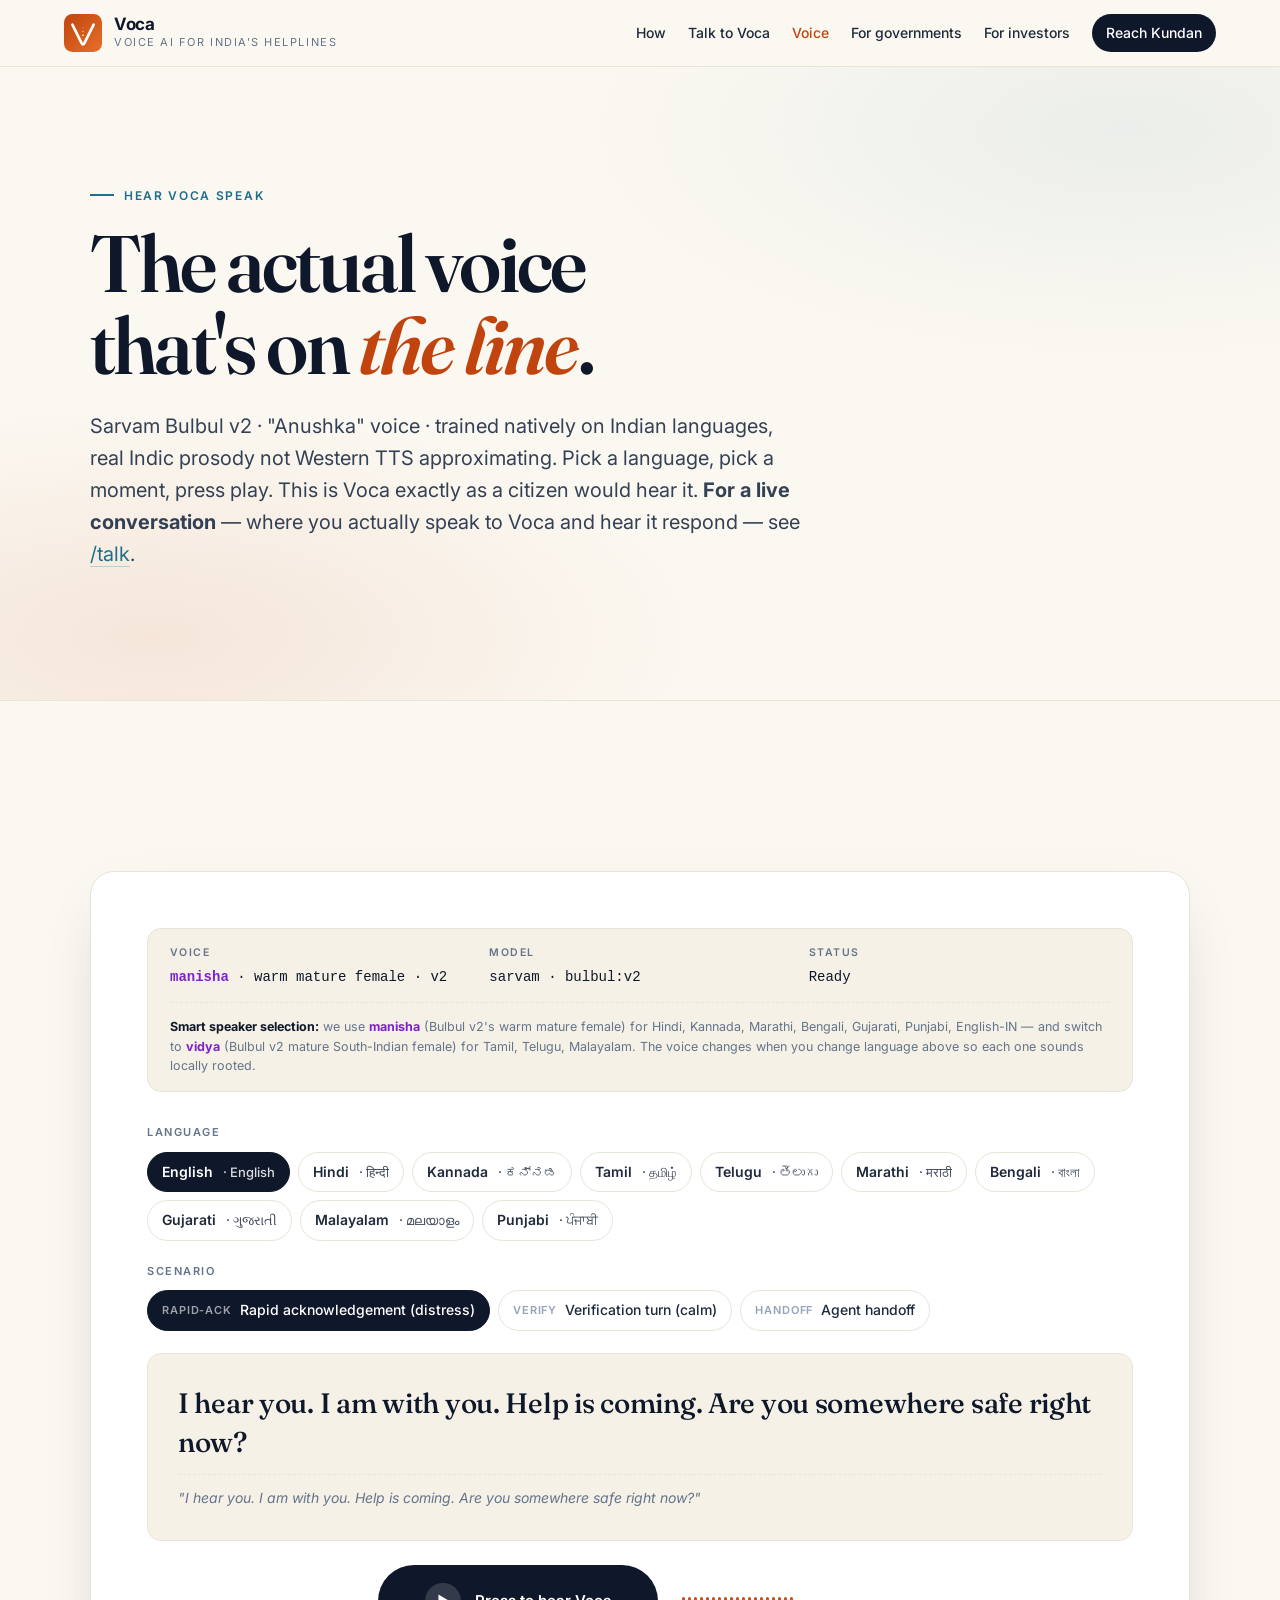
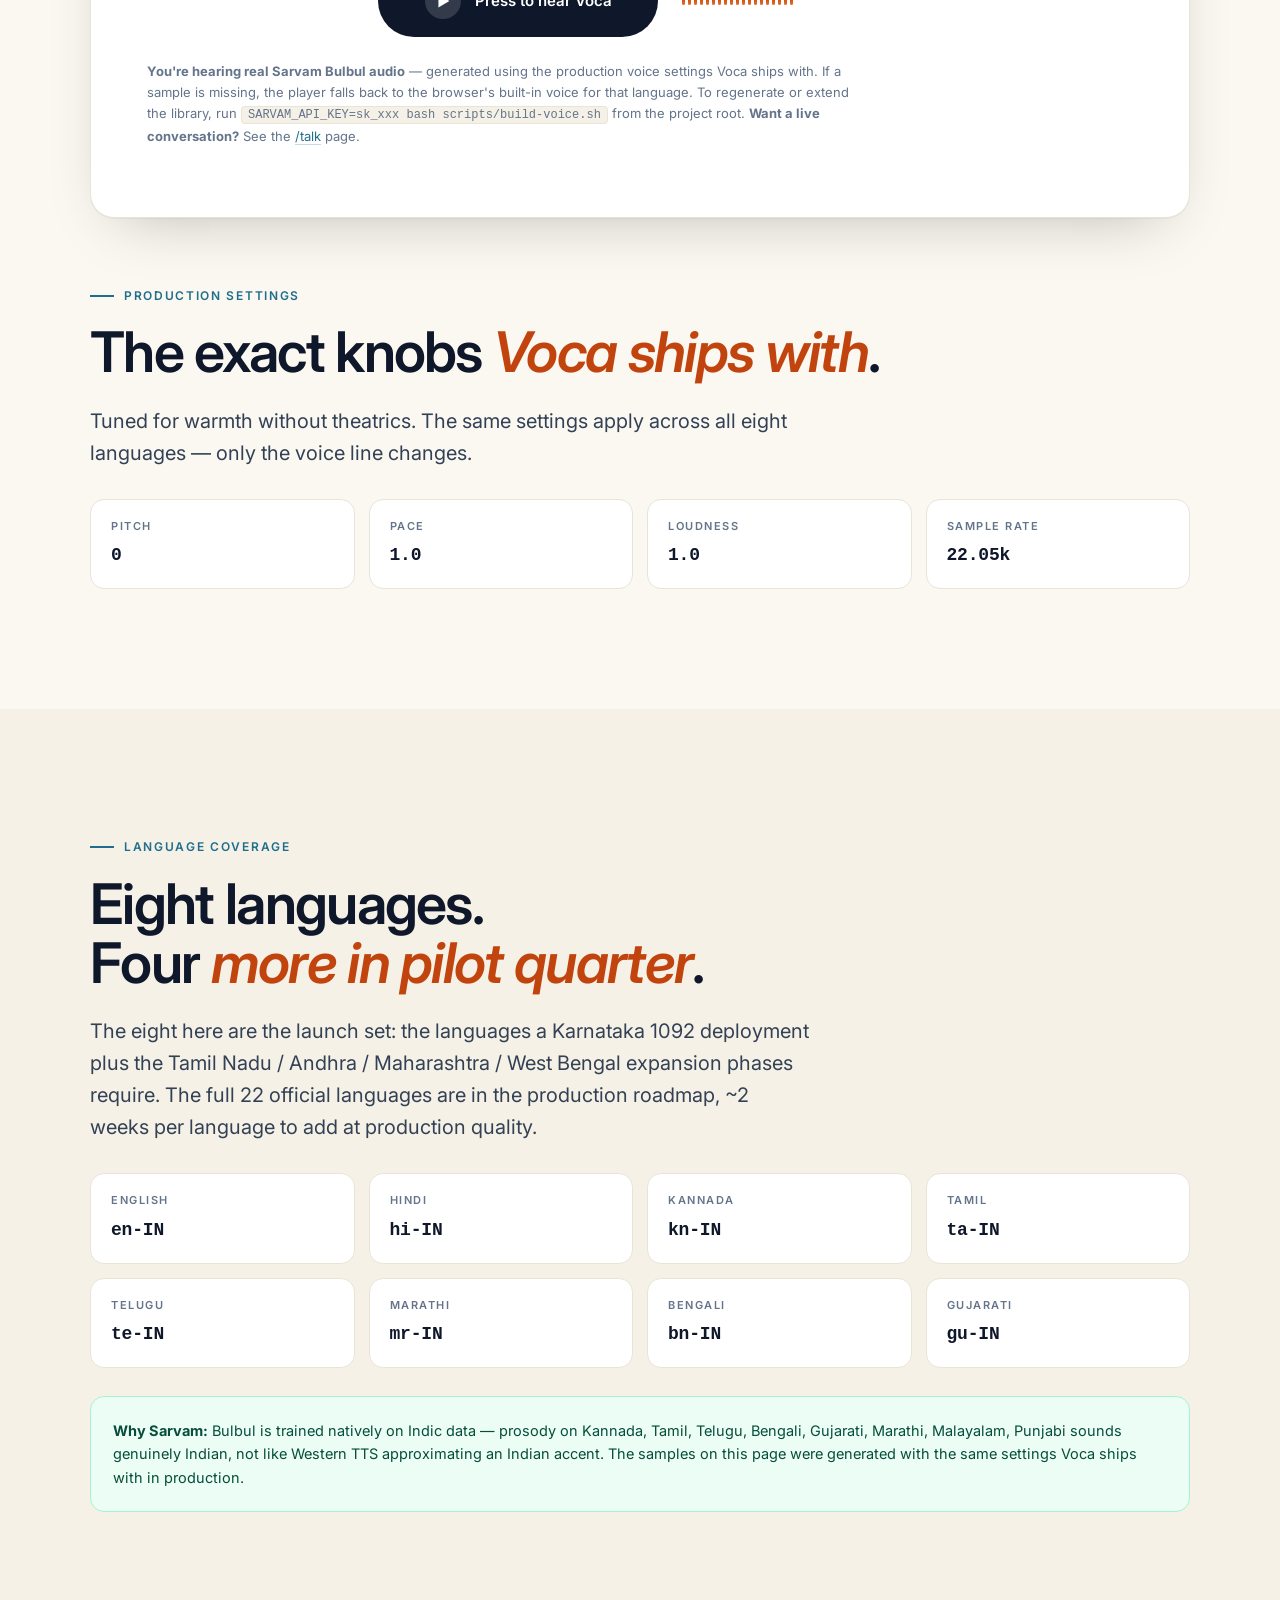
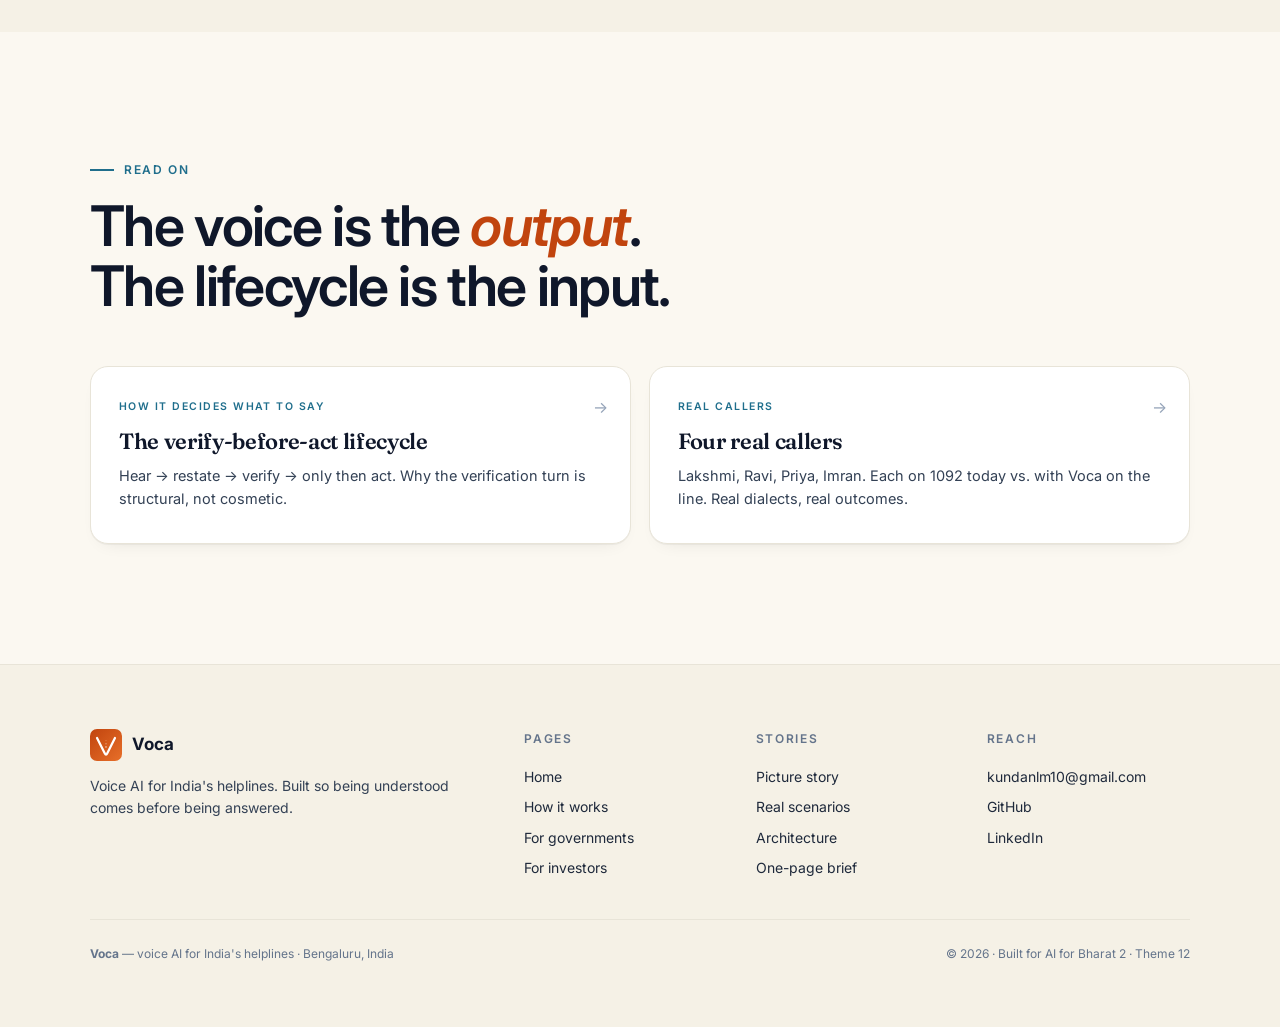
<file: voice.html>
<!doctype html>
<html lang="en">
<head>
<meta charset="utf-8" />
<meta name="viewport" content="width=device-width, initial-scale=1, viewport-fit=cover" />
<meta name="theme-color" content="#fbf8f1" />
<title>Hear Voca speak · production voice in 8 Indian languages</title>
<meta name="description" content="The actual voice on the line. ElevenLabs Multilingual v2. Bella voice. Eight Indian languages. Three scenarios. Press play." />
<meta property="og:title" content="Hear Voca speak" />
<meta property="og:description" content="Production voice. Eight Indian languages. Three scenarios." />
<link rel="icon" href="data:image/svg+xml,%3Csvg xmlns='http://www.w3.org/2000/svg' viewBox='0 0 100 100'%3E%3Cdefs%3E%3ClinearGradient id='g' x1='0%25' y1='0%25' x2='100%25' y2='100%25'%3E%3Cstop offset='0%25' stop-color='%23c1440e'/%3E%3Cstop offset='100%25' stop-color='%23e76f29'/%3E%3C/linearGradient%3E%3C/defs%3E%3Crect width='100' height='100' rx='22' fill='url(%23g)'/%3E%3Cpath d='M 22 28 L 46 76 Q 48 80 50 80 Q 52 80 54 76 L 78 28' stroke='white' stroke-width='7' fill='none' stroke-linecap='round' stroke-linejoin='round'/%3E%3Ccircle cx='50' cy='56' r='2.2' fill='white'/%3E%3Ccircle cx='50' cy='46' r='1.8' fill='white' fill-opacity='0.7'/%3E%3Ccircle cx='50' cy='36' r='1.4' fill='white' fill-opacity='0.5'/%3E%3C/svg%3E" />
<link rel="preconnect" href="https://fonts.googleapis.com" />
<link rel="preconnect" href="https://fonts.gstatic.com" crossorigin />
<link href="https://fonts.googleapis.com/css2?family=Fraunces:opsz,wght@9..144,500;9..144,600;9..144,700&family=Inter:wght@400;500;600;700&display=swap" rel="stylesheet" />
<link rel="stylesheet" href="voca.css" />
<style>
  /* ── Voice stage ── */
  .stage {
    margin-top: 50px;
    background: white; border: 1px solid var(--rule); border-radius: 24px;
    padding: clamp(28px, 5vw, 56px); box-shadow: var(--shadow);
  }

  /* Source / model lockup */
  .source {
    background: var(--paper-2); border: 1px solid var(--rule); border-radius: 14px;
    padding: 16px 22px; margin-bottom: 32px;
  }
  .source-row {
    display: grid; grid-template-columns: repeat(3, 1fr); gap: 18px;
  }
  @media (max-width: 600px) { .source-row { grid-template-columns: 1fr 1fr; } }
  .source-label {
    font-size: 10.5px; letter-spacing: .14em; text-transform: uppercase;
    color: #64748b; font-weight: 600; margin-bottom: 4px;
  }
  .source-value {
    font-size: 14px; color: var(--ink); font-weight: 500;
    font-family: ui-monospace, "SF Mono", Menlo, monospace;
  }

  /* Pickers */
  .picker-label {
    font-size: 11px; letter-spacing: .14em; text-transform: uppercase;
    color: #64748b; font-weight: 600; margin-bottom: 10px;
  }
  .lang-row, .scen-row { display: flex; flex-wrap: wrap; gap: 8px; margin-bottom: 22px; }
  .lang-pill, .scen-pill {
    background: white; border: 1px solid var(--rule); border-radius: 999px;
    padding: 8px 14px; font: inherit; font-size: 14px; font-weight: 500; color: var(--ink-2);
    cursor: pointer; transition: all .15s;
    display: inline-flex; align-items: center; gap: 8px;
  }
  .lang-pill:hover, .scen-pill:hover { border-color: var(--saffron); color: var(--saffron); }
  .lang-pill.active, .scen-pill.active {
    background: var(--ink); border-color: var(--ink); color: white;
  }
  .lang-pill .native { font-size: 13px; opacity: .85; margin-left: 2px; }
  .lang-pill .latin { font-weight: 600; }
  .scen-pill .scen-tag { font-size: 11px; letter-spacing: .08em; text-transform: uppercase; color: #94a3b8; font-weight: 600; }
  .scen-pill.active .scen-tag { color: rgba(255,255,255,.6); }

  /* Voice text display */
  .display-card {
    background: var(--paper-2); border: 1px solid var(--rule); border-radius: 14px;
    padding: clamp(20px, 3vw, 30px); margin-bottom: 24px; min-height: 130px;
  }
  .display-text {
    font-family: var(--serif); font-size: clamp(20px, 3vw, 28px); line-height: 1.4;
    color: var(--ink); font-weight: 500; letter-spacing: -.01em; margin-bottom: 12px;
  }
  .display-gloss {
    font-size: 14px; color: #64748b; font-style: italic;
    border-top: 1px dashed var(--rule); padding-top: 12px;
  }

  /* Big play */
  .controls {
    display: flex; align-items: center; justify-content: center;
    gap: 24px; flex-wrap: wrap; margin-bottom: 24px;
  }
  .play-big {
    background: var(--ink); color: white; border: 0;
    border-radius: 999px; padding: 18px 28px; cursor: pointer;
    transition: all .15s;
    display: inline-flex; align-items: center; gap: 14px;
    font: inherit; font-size: 15px; font-weight: 600;
    min-width: 280px; justify-content: center;
  }
  .play-big:hover { background: var(--saffron); transform: translateY(-1px); }
  .play-big:disabled { opacity: 0.5; cursor: wait; }
  .play-big.playing { background: var(--saffron); }
  .play-icon-big {
    width: 36px; height: 36px; border-radius: 50%;
    background: rgba(255,255,255,.15);
    display: grid; place-items: center; color: white; flex-shrink: 0;
  }

  .wave {
    display: flex; align-items: center; gap: 3px; height: 56px; min-width: 220px;
  }
  .wave span {
    display: block; width: 3px; border-radius: 2px;
    background: linear-gradient(180deg, var(--saffron), var(--saffron-2));
    height: 8px;
  }
  .wave.playing span { animation: waveBars 0.9s ease-in-out infinite; }
  .wave.playing span:nth-child(1) { animation-delay: .00s }
  .wave.playing span:nth-child(2) { animation-delay: .05s }
  .wave.playing span:nth-child(3) { animation-delay: .10s }
  .wave.playing span:nth-child(4) { animation-delay: .15s }
  .wave.playing span:nth-child(5) { animation-delay: .20s }
  .wave.playing span:nth-child(6) { animation-delay: .25s }
  .wave.playing span:nth-child(7) { animation-delay: .30s }
  .wave.playing span:nth-child(8) { animation-delay: .35s }
  .wave.playing span:nth-child(9) { animation-delay: .40s }
  .wave.playing span:nth-child(10) { animation-delay: .45s }
  .wave.playing span:nth-child(11) { animation-delay: .40s }
  .wave.playing span:nth-child(12) { animation-delay: .35s }
  .wave.playing span:nth-child(13) { animation-delay: .30s }
  .wave.playing span:nth-child(14) { animation-delay: .25s }
  .wave.playing span:nth-child(15) { animation-delay: .20s }
  .wave.playing span:nth-child(16) { animation-delay: .15s }
  .wave.playing span:nth-child(17) { animation-delay: .10s }
  .wave.playing span:nth-child(18) { animation-delay: .05s }
  .wave.playing span:nth-child(19) { animation-delay: .00s }
  @keyframes waveBars { 0%,100%{height:6px} 50%{height:48px} }
  @media (prefers-reduced-motion: reduce) { .wave.playing span { animation: none; height: 24px; } }
  @media (max-width: 600px) {
    .controls { flex-direction: column; gap: 16px; }
    .play-big { min-width: auto; width: 100%; }
    .wave { width: 100%; min-width: 0; justify-content: center; }
  }

  .stage-note {
    margin-top: 20px; font-size: 13px; color: #64748b; line-height: 1.65;
    max-width: 720px;
  }
  .stage-note code {
    background: var(--paper-2); border: 1px solid var(--rule);
    padding: 1px 6px; border-radius: 4px; font-size: 12px;
  }

  /* Settings detail */
  .settings-grid {
    margin-top: 30px;
    display: grid; grid-template-columns: repeat(4, 1fr); gap: 14px;
  }
  @media (max-width: 700px) { .settings-grid { grid-template-columns: repeat(2, 1fr); } }
  .setting {
    background: white; border: 1px solid var(--rule); border-radius: 14px;
    padding: 18px 20px;
  }
  .setting .k { font-size: 11px; letter-spacing: .14em; text-transform: uppercase; color: #64748b; font-weight: 600; margin-bottom: 6px; }
  .setting .v { font-family: ui-monospace, "SF Mono", Menlo, monospace; font-size: 18px; font-weight: 600; color: var(--ink); letter-spacing: -.01em; }

  /* Next-up tiles */
  .next-row { margin-top: 50px; display: grid; grid-template-columns: 1fr 1fr; gap: 18px; }
  @media (max-width: 700px) { .next-row { grid-template-columns: 1fr; } }
</style>
</head>
<body>

<svg width="0" height="0" style="position:absolute" aria-hidden="true">
  <defs>
    <linearGradient id="vocaGrad" x1="0%" y1="0%" x2="100%" y2="100%">
      <stop offset="0%" stop-color="#c1440e"/>
      <stop offset="100%" stop-color="#e76f29"/>
    </linearGradient>
  </defs>
</svg>

<nav class="nav">
  <div class="nav-inner">
    <a class="brand" href="index.html">
      <svg class="brand-logo" viewBox="0 0 100 100"><rect width="100" height="100" rx="22" fill="url(#vocaGrad)"/><path d="M 22 28 L 46 76 Q 48 80 50 80 Q 52 80 54 76 L 78 28" stroke="white" stroke-width="7" fill="none" stroke-linecap="round" stroke-linejoin="round"/><circle cx="50" cy="56" r="2.2" fill="white"/><circle cx="50" cy="46" r="1.8" fill="white" fill-opacity="0.7"/><circle cx="50" cy="36" r="1.4" fill="white" fill-opacity="0.5"/></svg>
      <div><div class="brand-name">Voca</div><div class="brand-sub">voice AI for India's helplines</div></div>
    </a>
    <div class="nav-links">
      <a href="how.html">How</a>
      <a href="talk.html">Talk to Voca</a>
      <a href="voice.html" class="current">Voice</a>
      <a href="governments.html">For governments</a>
      <a href="investors.html">For investors</a>
      <a href="mailto:kundanlm10@gmail.com" class="nav-cta">Reach Kundan</a>
    </div>
  </div>
</nav>

<!-- HERO -->
<section class="hero">
  <div class="container">
    <div class="eyebrow">Hear Voca speak</div>
    <h1 class="display">The actual voice<br/>that's on <em>the line</em>.</h1>
    <p class="lede">Sarvam Bulbul v2 · "Anushka" voice · trained natively on Indian languages, real Indic prosody not Western TTS approximating. Pick a language, pick a moment, press play. This is Voca exactly as a citizen would hear it. <strong>For a live conversation</strong> — where you actually speak to Voca and hear it respond — see <a href="talk.html">/talk</a>.</p>
  </div>
</section>

<!-- VOICE STAGE -->
<section style="background:var(--paper);">
  <div class="container">

    <div class="stage">

      <div class="source">
        <div class="source-row">
          <div>
            <div class="source-label">Voice</div>
            <div class="source-value" id="voiceSpeaker">manisha · warm mature female</div>
          </div>
          <div>
            <div class="source-label">Model</div>
            <div class="source-value">sarvam · bulbul:v2</div>
          </div>
          <div>
            <div class="source-label">Status</div>
            <div class="source-value" id="voiceStatus">Ready</div>
          </div>
        </div>
        <div style="margin-top:14px;padding-top:14px;border-top:1px dashed var(--rule);font-size:12.5px;color:#64748b;line-height:1.55;">
          <strong style="color:var(--ink);">Smart speaker selection:</strong> we use <strong style="color:#7e22ce;">manisha</strong> (Bulbul v2's warm mature female) for Hindi, Kannada, Marathi, Bengali, Gujarati, Punjabi, English-IN — and switch to <strong style="color:#7e22ce;">vidya</strong> (Bulbul v2 mature South-Indian female) for Tamil, Telugu, Malayalam. The voice changes when you change language above so each one sounds locally rooted.
        </div>
      </div>

      <div class="picker-label">Language</div>
      <div class="lang-row" id="langRow" role="tablist" aria-label="Language"></div>

      <div class="picker-label">Scenario</div>
      <div class="scen-row" id="scenRow" role="tablist" aria-label="Scenario"></div>

      <div class="display-card">
        <div class="display-text" id="voiceText">Choose a language and a scenario, then press play.</div>
        <div class="display-gloss" id="voiceGloss">English translation appears here.</div>
      </div>

      <div class="controls">
        <button class="play-big" id="playBig" aria-label="Play">
          <span class="play-icon-big" id="playIconBig">
            <svg viewBox="0 0 24 24" width="22" height="22" fill="currentColor"><path d="M7 5v14l12-7L7 5z"/></svg>
          </span>
          <span id="playLabel">Press to hear Voca</span>
        </button>
        <div class="wave" id="waveVis" aria-hidden="true">
          <span></span><span></span><span></span><span></span><span></span><span></span><span></span><span></span><span></span><span></span><span></span><span></span><span></span><span></span><span></span><span></span><span></span><span></span><span></span>
        </div>
      </div>

      <audio id="vocaAudio" preload="auto" style="display:none;"></audio>

      <p class="stage-note" id="voiceNote">
        <strong>You're hearing real Sarvam Bulbul audio</strong> — generated using the production voice settings Voca ships with. If a sample is missing, the player falls back to the browser's built-in voice for that language. To regenerate or extend the library, run <code>SARVAM_API_KEY=sk_xxx bash scripts/build-voice.sh</code> from the project root. <strong>Want a live conversation?</strong> See the <a href="talk.html">/talk</a> page.
      </p>

    </div>

    <!-- Voice settings detail (technical readers) -->
    <div style="margin-top:60px;">
      <div class="eyebrow">Production settings</div>
      <div class="display-2">The exact knobs <em>Voca ships with</em>.</div>
      <p class="lede" style="margin-bottom:20px;">Tuned for warmth without theatrics. The same settings apply across all eight languages — only the voice line changes.</p>

      <div class="settings-grid">
        <div class="setting">
          <div class="k">Pitch</div>
          <div class="v">0</div>
        </div>
        <div class="setting">
          <div class="k">Pace</div>
          <div class="v">1.0</div>
        </div>
        <div class="setting">
          <div class="k">Loudness</div>
          <div class="v">1.0</div>
        </div>
        <div class="setting">
          <div class="k">Sample rate</div>
          <div class="v">22.05k</div>
        </div>
      </div>
    </div>

  </div>
</section>

<!-- WHY THESE LANGUAGES -->
<section style="background:var(--paper-2);">
  <div class="container">
    <div class="eyebrow">Language coverage</div>
    <div class="display-2">Eight languages.<br/>Four <em>more in pilot quarter</em>.</div>
    <p class="lede">The eight here are the launch set: the languages a Karnataka 1092 deployment plus the Tamil Nadu / Andhra / Maharashtra / West Bengal expansion phases require. The full 22 official languages are in the production roadmap, ~2 weeks per language to add at production quality.</p>

    <div class="settings-grid" style="margin-top:30px;">
      <div class="setting"><div class="k">English</div><div class="v">en-IN</div></div>
      <div class="setting"><div class="k">Hindi</div><div class="v">hi-IN</div></div>
      <div class="setting"><div class="k">Kannada</div><div class="v">kn-IN</div></div>
      <div class="setting"><div class="k">Tamil</div><div class="v">ta-IN</div></div>
      <div class="setting"><div class="k">Telugu</div><div class="v">te-IN</div></div>
      <div class="setting"><div class="k">Marathi</div><div class="v">mr-IN</div></div>
      <div class="setting"><div class="k">Bengali</div><div class="v">bn-IN</div></div>
      <div class="setting"><div class="k">Gujarati</div><div class="v">gu-IN</div></div>
    </div>

    <div style="margin-top: 28px; padding: 22px; background: var(--green-soft); border: 1px solid #a7f3d0; border-radius: 14px; font-size: 14.5px; color: #064e3b; line-height: 1.6;">
      <strong>Why Sarvam:</strong> Bulbul is trained natively on Indic data — prosody on Kannada, Tamil, Telugu, Bengali, Gujarati, Marathi, Malayalam, Punjabi sounds genuinely Indian, not like Western TTS approximating an Indian accent. The samples on this page were generated with the same settings Voca ships with in production.
    </div>
  </div>
</section>

<!-- NEXT -->
<section>
  <div class="container">
    <div class="eyebrow">Read on</div>
    <div class="display-2">The voice is the <em>output</em>.<br/>The lifecycle is the input.</div>

    <div class="next-row">
      <a class="tile" href="how.html">
        <span class="tag">How it decides what to say</span>
        <span class="arrow">→</span>
        <h3>The verify-before-act lifecycle</h3>
        <p>Hear → restate → verify → only then act. Why the verification turn is structural, not cosmetic.</p>
      </a>
      <a class="tile" href="scenarios.html">
        <span class="tag">Real callers</span>
        <span class="arrow">→</span>
        <h3>Four real callers</h3>
        <p>Lakshmi, Ravi, Priya, Imran. Each on 1092 today vs. with Voca on the line. Real dialects, real outcomes.</p>
      </a>
    </div>
  </div>
</section>

<footer>
  <div class="foot-inner">
    <div class="foot-col">
      <div class="foot-brand">
        <svg class="foot-brand-logo" viewBox="0 0 100 100"><rect width="100" height="100" rx="22" fill="url(#vocaGrad)"/><path d="M 22 28 L 46 76 Q 48 80 50 80 Q 52 80 54 76 L 78 28" stroke="white" stroke-width="7" fill="none" stroke-linecap="round" stroke-linejoin="round"/><circle cx="50" cy="56" r="2.2" fill="white"/><circle cx="50" cy="46" r="1.8" fill="white" fill-opacity="0.7"/><circle cx="50" cy="36" r="1.4" fill="white" fill-opacity="0.5"/></svg>
        <div class="foot-brand-name">Voca</div>
      </div>
      <p class="foot-tagline">Voice AI for India's helplines. Built so being understood comes before being answered.</p>
    </div>
    <div class="foot-col">
      <h4>Pages</h4>
      <a href="index.html">Home</a>
      <a href="how.html">How it works</a>
      <a href="governments.html">For governments</a>
      <a href="investors.html">For investors</a>
    </div>
    <div class="foot-col">
      <h4>Stories</h4>
      <a href="story.html">Picture story</a>
      <a href="scenarios.html">Real scenarios</a>
      <a href="architecture.html">Architecture</a>
      <a href="infographic.html">One-page brief</a>
    </div>
    <div class="foot-col">
      <h4>Reach</h4>
      <a href="mailto:kundanlm10@gmail.com">kundanlm10@gmail.com</a>
      <a href="https://github.com/KundanKhatri/voca-public">GitHub</a>
      <a href="https://www.linkedin.com/in/kundankhatri">LinkedIn</a>
    </div>
  </div>
  <div class="foot-meta">
    <span><strong>Voca</strong> — voice AI for India's helplines · Bengaluru, India</span>
    <span>© 2026 · Built for AI for Bharat 2 · Theme 12</span>
  </div>
</footer>

<script>
(async function () {
  const FALLBACK = {
    voice: { name: 'Bella', description: 'warm female' },
    model: 'eleven_multilingual_v2',
    scenarios: {
      'rapid-ack': { label: 'Rapid acknowledgement (distress)' },
      'verify':    { label: 'Verification turn (calm)' },
      'handoff':   { label: 'Agent handoff' }
    },
    languages: [
      { code: 'en', label: 'English',  native: 'English',   lang_attr: 'en-IN' },
      { code: 'hi', label: 'Hindi',    native: 'हिन्दी',     lang_attr: 'hi-IN' },
      { code: 'kn', label: 'Kannada',  native: 'ಕನ್ನಡ',     lang_attr: 'kn-IN' },
      { code: 'ta', label: 'Tamil',    native: 'தமிழ்',     lang_attr: 'ta-IN' },
      { code: 'te', label: 'Telugu',   native: 'తెలుగు',    lang_attr: 'te-IN' },
      { code: 'mr', label: 'Marathi',  native: 'मराठी',     lang_attr: 'mr-IN' },
      { code: 'bn', label: 'Bengali',  native: 'বাংলা',     lang_attr: 'bn-IN' },
      { code: 'gu', label: 'Gujarati', native: 'ગુજરાતી',   lang_attr: 'gu-IN' }
    ],
    samples: [
      { lang: 'en', scenario: 'rapid-ack', text: 'I hear you. I am with you. Help is coming. Are you somewhere safe right now?' },
      { lang: 'hi', scenario: 'rapid-ack', text: 'मैं सुन रही हूँ। मैं आपके साथ हूँ। मदद आ रही है। आप अभी सुरक्षित जगह पर हैं?' },
      { lang: 'kn', scenario: 'rapid-ack', text: 'ನಾನು ಕೇಳ್ತಿದೀನಿ. ಜೊತೆಗಿರ್ತೀನಿ. ಸಹಾಯ ಬರ್ತಾ ಇದೆ. ನಿಮ್ಮ ಜಾಗ ಸುರಕ್ಷಿತಾನ?' },
      { lang: 'ta', scenario: 'rapid-ack', text: 'நான் கேட்கிறேன். உங்களுடன் இருக்கிறேன். உதவி வருகிறது. நீங்கள் பாதுகாப்பான இடத்தில் இருக்கிறீர்களா?' },
      { lang: 'te', scenario: 'rapid-ack', text: 'నేను వింటున్నాను. మీతో ఉన్నాను. సహాయం వస్తోంది. మీరు ఇప్పుడు సురక్షితంగా ఉన్నారా?' },
      { lang: 'mr', scenario: 'rapid-ack', text: 'मी ऐकत आहे. तुमच्यासोबत आहे. मदत येत आहे. तुम्ही आता सुरक्षित जागी आहात का?' },
      { lang: 'bn', scenario: 'rapid-ack', text: 'আমি শুনছি। আমি আপনার সাথে আছি। সাহায্য আসছে। আপনি কি এখন নিরাপদ জায়গায় আছেন?' },
      { lang: 'gu', scenario: 'rapid-ack', text: 'હું સાંભળું છું. તમારી સાથે છું. મદદ આવી રહી છે. તમે અત્યારે સુરક્ષિત જગ્યાએ છો?' },
      { lang: 'en', scenario: 'verify',    text: 'Just to confirm — you need help renewing your ration card on the online portal. Is that right?' },
      { lang: 'hi', scenario: 'verify',    text: 'बस पुष्टि के लिए — आपको ऑनलाइन पोर्टल पर अपना राशन कार्ड नवीनीकरण करने में मदद चाहिए। क्या यह सही है?' },
      { lang: 'kn', scenario: 'verify',    text: 'ಖಚಿತಪಡಿಸಲು — ನಿಮಗೆ ಆನ್‌ಲೈನ್ ಪೋರ್ಟಲ್‌ನಲ್ಲಿ ರೇಷನ್ ಕಾರ್ಡ್ ನವೀಕರಣಕ್ಕೆ ಸಹಾಯ ಬೇಕು. ಸರಿಯಾ?' },
      { lang: 'ta', scenario: 'verify',    text: 'உறுதிப்படுத்த — ஆன்லைன் போர்ட்டலில் உங்கள் ரேஷன் கார்டை புதுப்பிக்க உதவி வேண்டும். அது சரியா?' },
      { lang: 'te', scenario: 'verify',    text: 'ధృవీకరించడానికి — మీకు ఆన్‌లైన్ పోర్టల్‌లో రేషన్ కార్డ్ రెన్యువల్‌కు సహాయం కావాలి. అది సరియేనా?' },
      { lang: 'mr', scenario: 'verify',    text: 'खात्री करण्यासाठी — तुम्हाला ऑनलाइन पोर्टलवर रेशन कार्ड नूतनीकरणासाठी मदत हवी आहे. ते बरोबर आहे का?' },
      { lang: 'bn', scenario: 'verify',    text: 'নিশ্চিত করতে — আপনার অনলাইন পোর্টালে রেশন কার্ড নবীকরণে সাহায্য দরকার। ঠিক বলেছি?' },
      { lang: 'gu', scenario: 'verify',    text: 'પુષ્ટિ માટે — તમારે ઓનલાઇન પોર્ટલ પર રેશન કાર્ડ નવીકરણ માટે મદદ જોઈએ છે. શું તે સાચું છે?' },
      { lang: 'en', scenario: 'handoff',   text: 'I am connecting you to a person now. Please stay with me. They will know what we have discussed.' },
      { lang: 'hi', scenario: 'handoff',   text: 'मैं अभी आपको एक व्यक्ति से जोड़ रही हूँ। कृपया मेरे साथ रहिए। उन्हें पता होगा कि हमने क्या बात की।' },
      { lang: 'kn', scenario: 'handoff',   text: 'ನಾನು ಈಗ ನಿಮ್ಮನ್ನು ಒಬ್ಬ ವ್ಯಕ್ತಿಗೆ ಸಂಪರ್ಕಿಸುತ್ತೇನೆ. ದಯವಿಟ್ಟು ನನ್ನೊಂದಿಗೆ ಇರಿ. ನಾವು ಏನು ಮಾತನಾಡಿದ್ದೇವೆ ಎಂದು ಅವರಿಗೆ ತಿಳಿದಿರುತ್ತದೆ.' },
      { lang: 'ta', scenario: 'handoff',   text: 'இப்போது உங்களை ஒரு நபருடன் இணைக்கிறேன். தயவு செய்து என்னுடன் இருங்கள். நாம் என்ன பேசினோம் என்று அவர்களுக்குத் தெரியும்.' },
      { lang: 'te', scenario: 'handoff',   text: 'ఇప్పుడు మిమ్మల్ని ఒక వ్యక్తికి కనెక్ట్ చేస్తున్నాను. దయచేసి నాతో ఉండండి. మనం ఏమి మాట్లాడాము అని వారికి తెలుస్తుంది.' },
      { lang: 'mr', scenario: 'handoff',   text: 'मी आता तुम्हाला एका व्यक्तीशी जोडत आहे. कृपया माझ्यासोबत राहा. आपण काय बोललो ते त्यांना कळेल.' },
      { lang: 'bn', scenario: 'handoff',   text: 'আমি এখন আপনাকে একজনের সাথে যোগ করছি। দয়া করে আমার সাথে থাকুন। আমরা কী আলোচনা করেছি তা তিনি জানবেন।' },
      { lang: 'gu', scenario: 'handoff',   text: 'હું હવે તમને એક વ્યક્તિ સાથે જોડી રહી છું. કૃપા કરીને મારી સાથે રહો. આપણે શું વાત કરી તે તેમને ખબર પડશે.' }
    ]
  };
  const GLOSSES = {
    'rapid-ack': '"I hear you. I am with you. Help is coming. Are you somewhere safe right now?"',
    'verify':    '"Just to confirm — you need help renewing your ration card on the online portal. Is that right?"',
    'handoff':   '"I am connecting you to a person now. Please stay with me. They will know what we have discussed."'
  };

  let manifest = FALLBACK;
  let hasRealAudio = false;
  try {
    const r = await fetch('audio/manifest.json', { cache: 'no-cache' });
    if (r.ok) { manifest = await r.json(); hasRealAudio = true; }
  } catch {}

  const langRow = document.getElementById('langRow');
  const scenRow = document.getElementById('scenRow');
  const textEl  = document.getElementById('voiceText');
  const glossEl = document.getElementById('voiceGloss');
  const playBtn = document.getElementById('playBig');
  const playLab = document.getElementById('playLabel');
  const playIco = document.getElementById('playIconBig');
  const wave    = document.getElementById('waveVis');
  const audioEl = document.getElementById('vocaAudio');
  const statusEl = document.getElementById('voiceStatus');
  const noteEl   = document.getElementById('voiceNote');

  manifest.languages.forEach((l, i) => {
    const b = document.createElement('button');
    b.className = 'lang-pill' + (i === 0 ? ' active' : '');
    b.dataset.lang = l.code;
    b.dataset.langAttr = l.lang_attr;
    b.innerHTML = `<span class="latin">${l.label}</span><span class="native">·&nbsp;${l.native}</span>`;
    b.addEventListener('click', () => selectLang(l.code));
    langRow.appendChild(b);
  });
  Object.entries(manifest.scenarios).forEach(([code, s], i) => {
    const b = document.createElement('button');
    b.className = 'scen-pill' + (i === 0 ? ' active' : '');
    b.dataset.scenario = code;
    b.innerHTML = `<span class="scen-tag">${code}</span><span>${s.label}</span>`;
    b.addEventListener('click', () => selectScen(code));
    scenRow.appendChild(b);
  });

  let currentLang = manifest.languages[0].code;
  let currentScen = Object.keys(manifest.scenarios)[0];
  let isPlaying = false;

  function findSample() {
    return manifest.samples.find(s => s.lang === currentLang && s.scenario === currentScen);
  }

  // Smart speaker description — matches scripts/voice-samples.json speaker_per_language (Bulbul v2 roster)
  const SPEAKER_INFO = {
    manisha:  { name: 'manisha',  desc: 'warm mature female · v2' },
    vidya:    { name: 'vidya',    desc: 'mature South-Indian female · v2' },
    anushka:  { name: 'anushka',  desc: 'flagship multilingual female · v2' }
  };
  function speakerForLang(code) {
    if (['ta','te','ml'].includes(code)) return 'vidya';
    return 'manisha';
  }
  const voiceSpeakerEl = document.getElementById('voiceSpeaker');
  function updateSpeakerDisplay() {
    const sp = (manifest.samples.find(s => s.lang === currentLang) || {}).speaker || speakerForLang(currentLang);
    const info = SPEAKER_INFO[sp] || { name: sp, desc: '' };
    if (voiceSpeakerEl) voiceSpeakerEl.innerHTML = `<strong style="color:#7e22ce">${info.name}</strong> · ${info.desc}`;
  }

  function updateDisplay() {
    const s = findSample(); if (!s) return;
    textEl.textContent = s.text;
    glossEl.textContent = GLOSSES[currentScen] || '';
    const lang = manifest.languages.find(l => l.code === currentLang);
    if (lang) textEl.setAttribute('lang', lang.lang_attr);
    updateSpeakerDisplay();
  }
  function selectLang(c) {
    currentLang = c;
    document.querySelectorAll('.lang-pill').forEach(p => p.classList.toggle('active', p.dataset.lang === c));
    stop(); updateDisplay();
  }
  function selectScen(c) {
    currentScen = c;
    document.querySelectorAll('.scen-pill').forEach(p => p.classList.toggle('active', p.dataset.scenario === c));
    stop(); updateDisplay();
  }
  function setPlaying(on) {
    isPlaying = on;
    playBtn.classList.toggle('playing', on);
    if (wave) wave.classList.toggle('playing', on);
    if (on) {
      playIco.innerHTML = '<svg viewBox="0 0 24 24" width="22" height="22" fill="currentColor"><rect x="6" y="6" width="12" height="12" rx="1.5"/></svg>';
      playLab.textContent = 'Playing… (press to stop)';
      statusEl.textContent = 'Speaking…';
    } else {
      playIco.innerHTML = '<svg viewBox="0 0 24 24" width="22" height="22" fill="currentColor"><path d="M7 5v14l12-7L7 5z"/></svg>';
      playLab.textContent = 'Press to hear Voca';
      statusEl.textContent = 'Ready';
    }
  }
  function stop() {
    try { audioEl.pause(); audioEl.currentTime = 0; } catch {}
    try { window.speechSynthesis && window.speechSynthesis.cancel(); } catch {}
    setPlaying(false);
  }
  function speakWeb(text, langAttr) {
    if (!window.speechSynthesis) { alert('Voice playback not supported.'); return; }
    const synth = window.speechSynthesis; synth.cancel();
    const u = new SpeechSynthesisUtterance(text);
    u.lang = langAttr; u.rate = 0.9;
    const voices = synth.getVoices();
    const m = voices.find(v => v.lang === langAttr) ||
              voices.find(v => v.lang.toLowerCase().startsWith(langAttr.split('-')[0].toLowerCase())) ||
              voices[0];
    if (m) u.voice = m;
    u.onstart = () => setPlaying(true);
    u.onend = u.onerror = () => setPlaying(false);
    synth.speak(u);
  }
  async function play() {
    if (isPlaying) { stop(); return; }
    const s = findSample(); if (!s) return;
    if (hasRealAudio) {
      const url = s.url || `audio/${s.scenario}-${s.lang}.wav`;
      try {
        const head = await fetch(url, { method: 'HEAD' });
        if (head.ok) {
          audioEl.src = url;
          audioEl.onplaying = () => setPlaying(true);
          audioEl.onended = audioEl.onerror = () => setPlaying(false);
          await audioEl.play();
          return;
        }
      } catch {}
    }
    const lang = manifest.languages.find(l => l.code === s.lang);
    speakWeb(s.text, lang ? lang.lang_attr : 'en-IN');
  }
  playBtn.addEventListener('click', play);

  if (!hasRealAudio && noteEl) {
    noteEl.innerHTML = '<strong>Browser fallback active.</strong> The Sarvam Bulbul samples have not been generated yet — your browser is using its built-in voice for now (quality varies by device). To populate the real samples: get a Sarvam API key at <a href="https://dashboard.sarvam.ai">dashboard.sarvam.ai</a>, then from the project root run <code>SARVAM_API_KEY=sk_xxx bash scripts/build-voice.sh</code>. The site will auto-upgrade to the production voice on next reload. <strong>Want live conversation instead?</strong> Use the <a href="talk.html">/talk</a> page — speak to Voca and hear it respond in real time.';
  }

  updateDisplay();
  window.addEventListener('beforeunload', stop);
})();
</script>

</body>
</html>
</file>
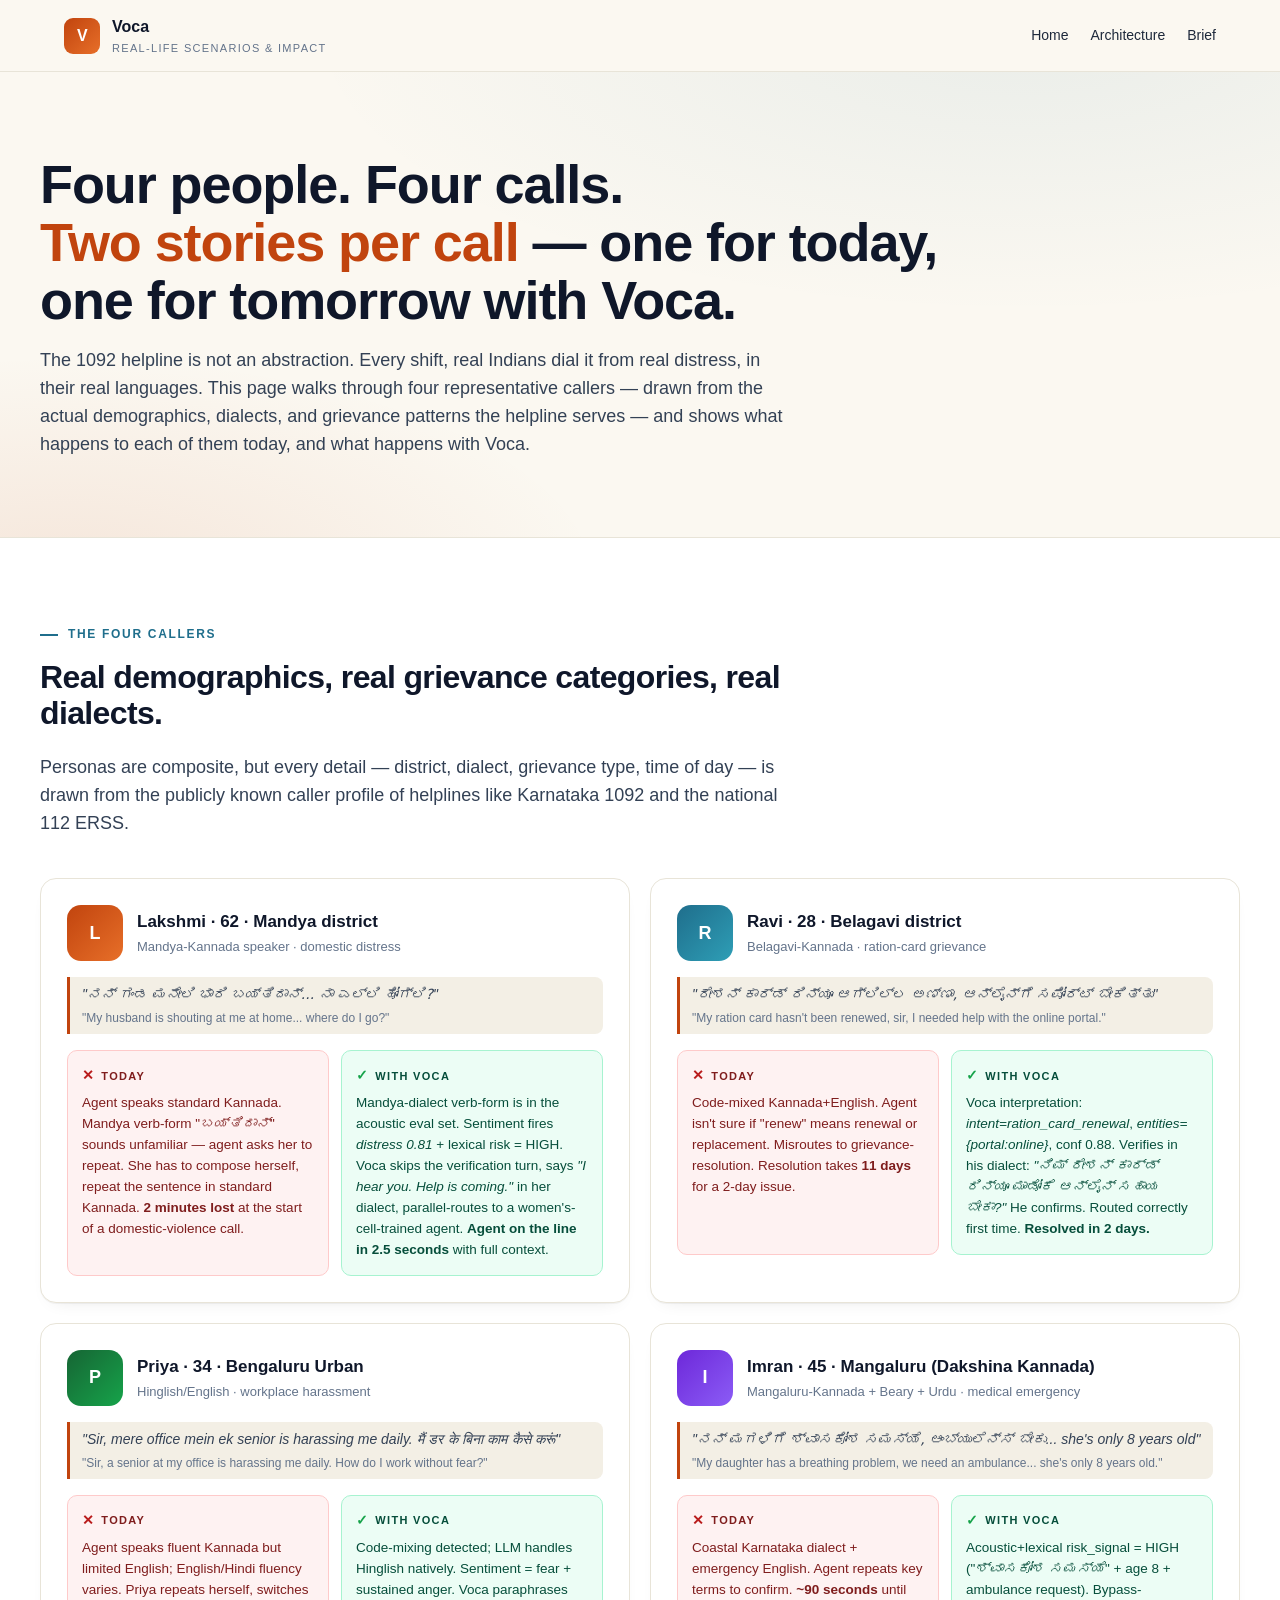
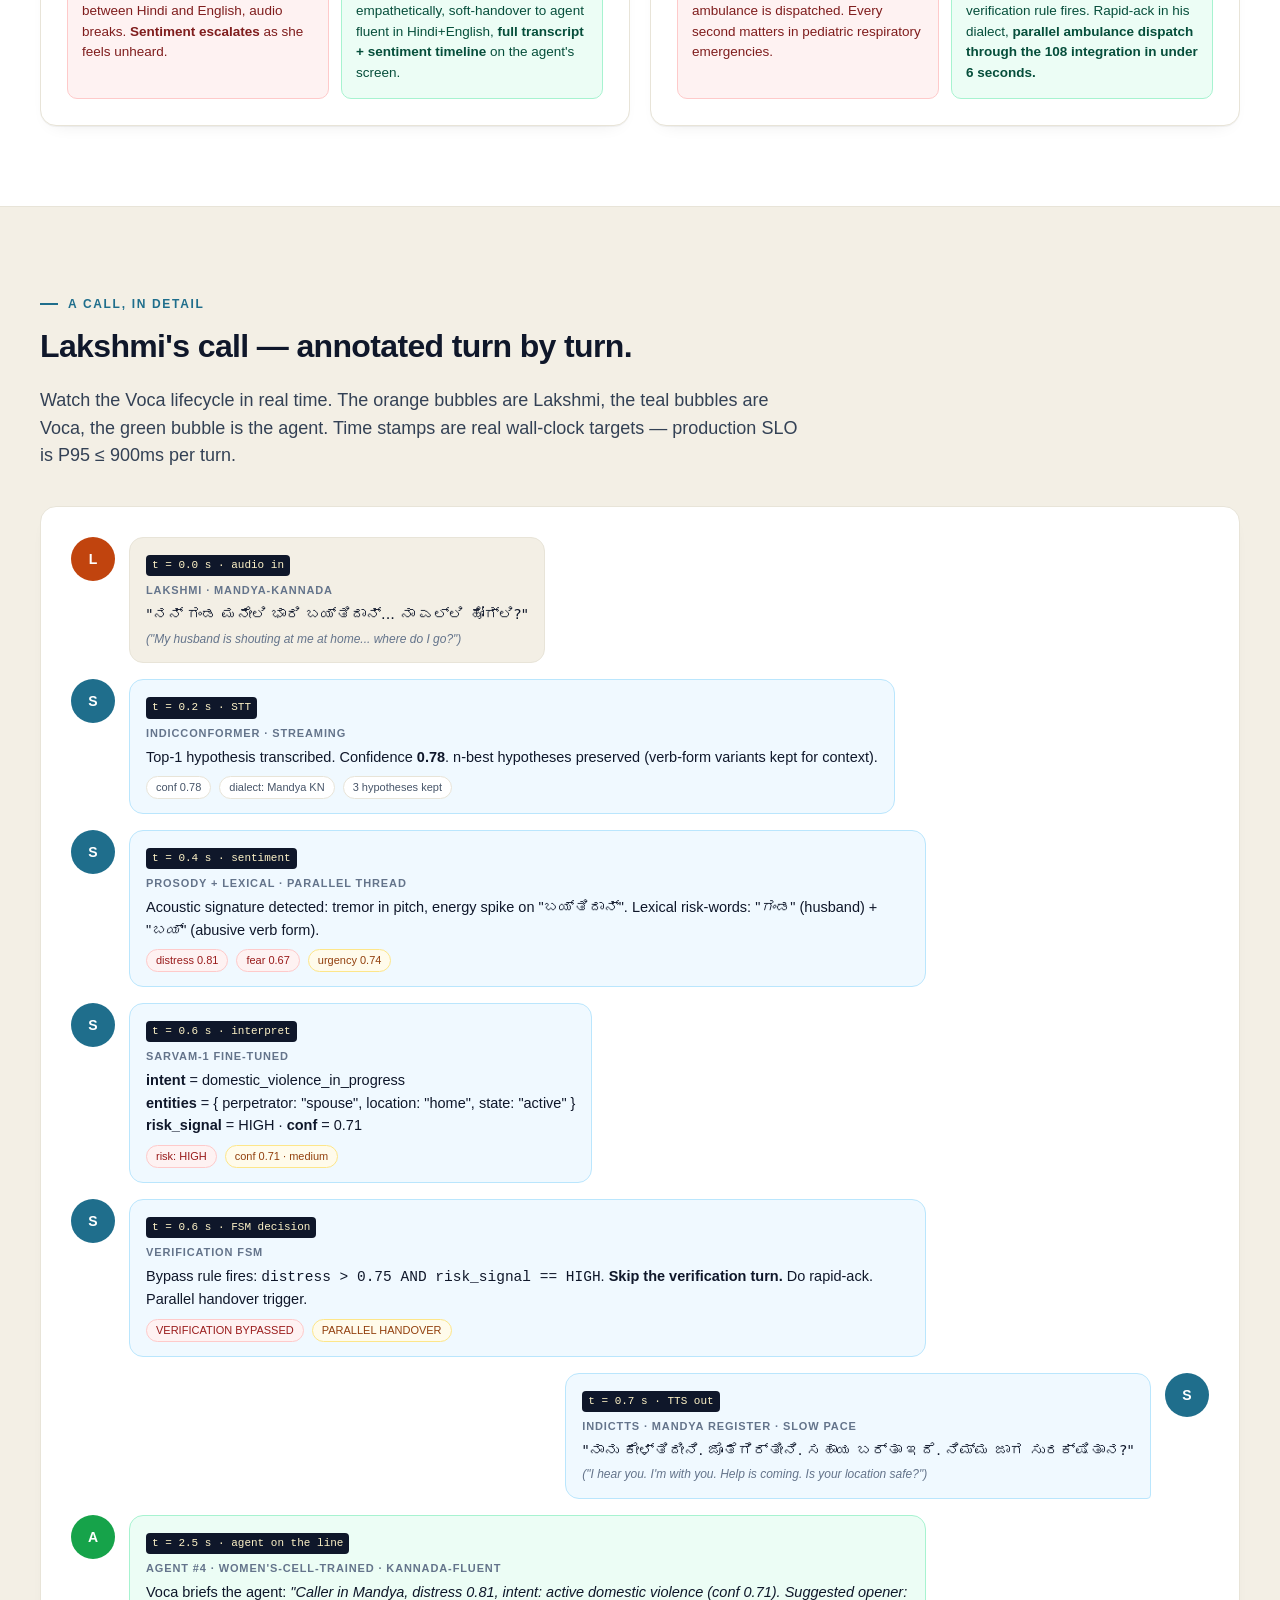
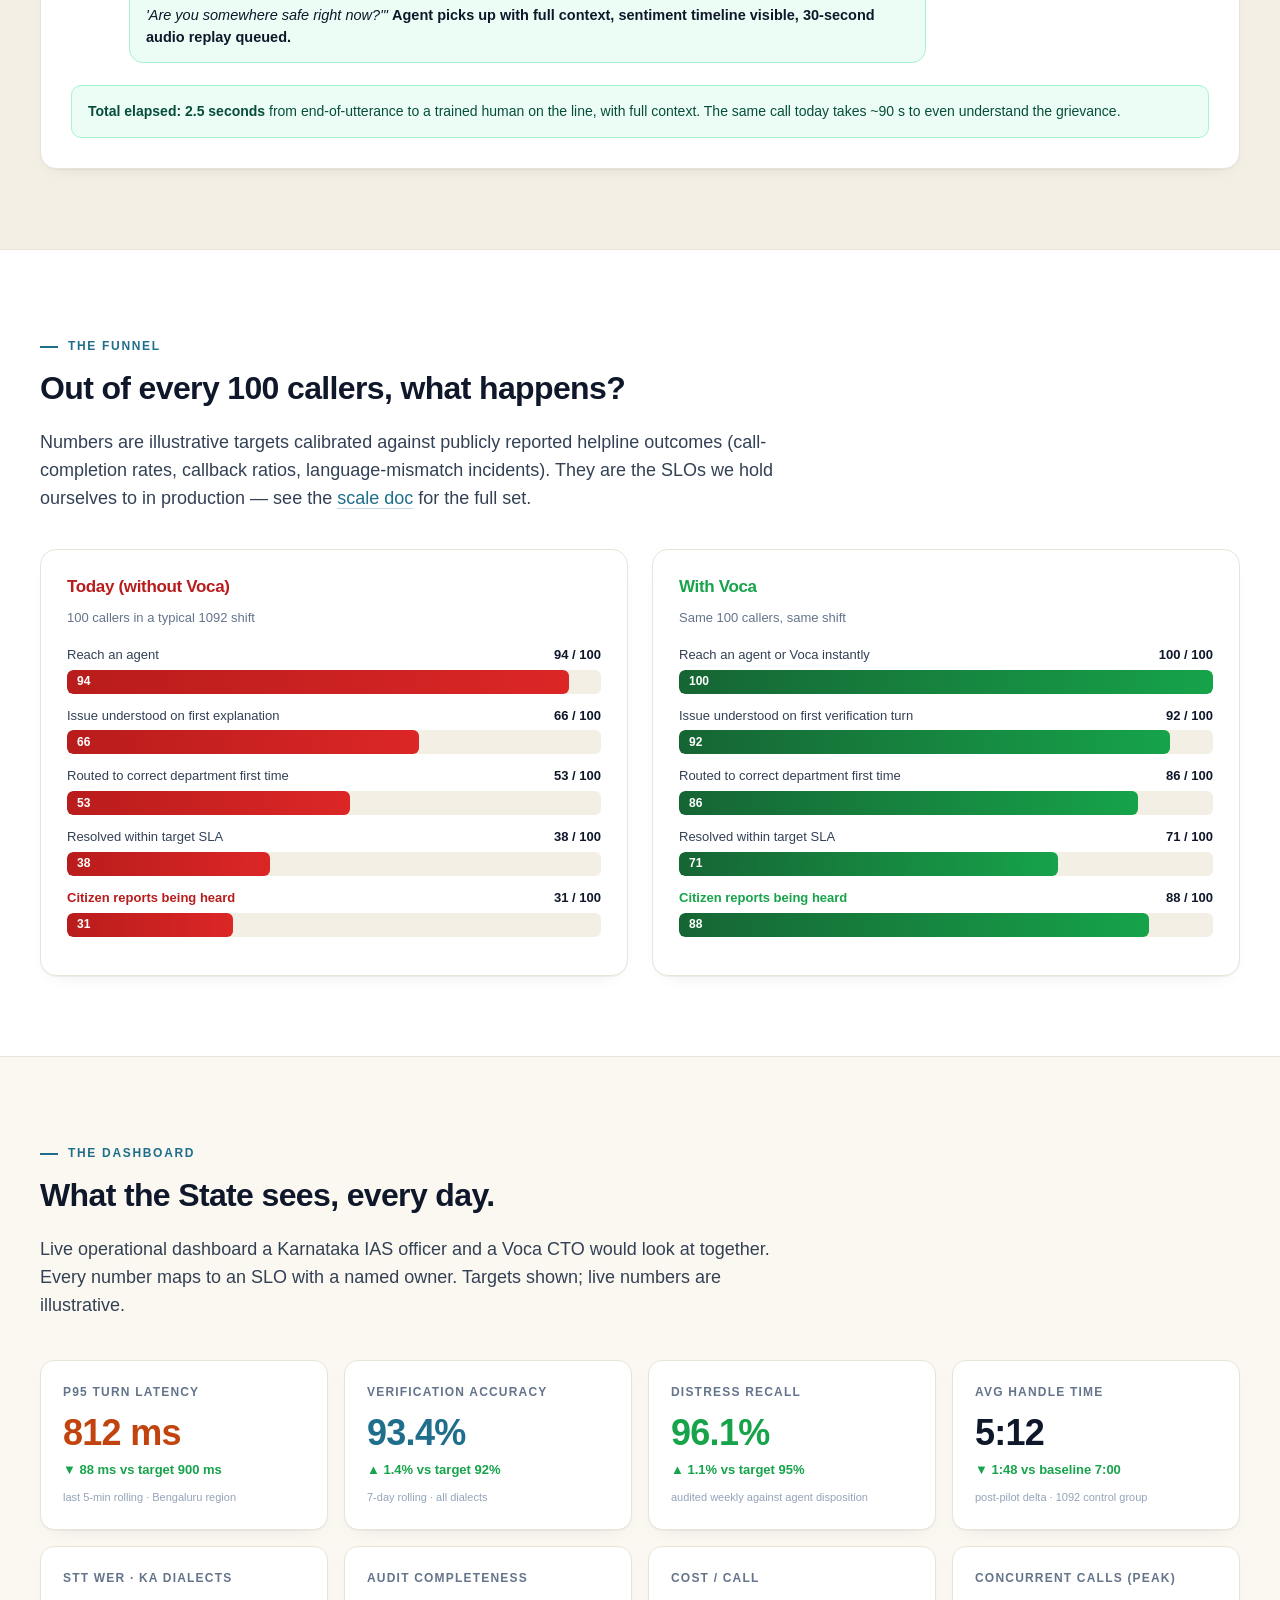
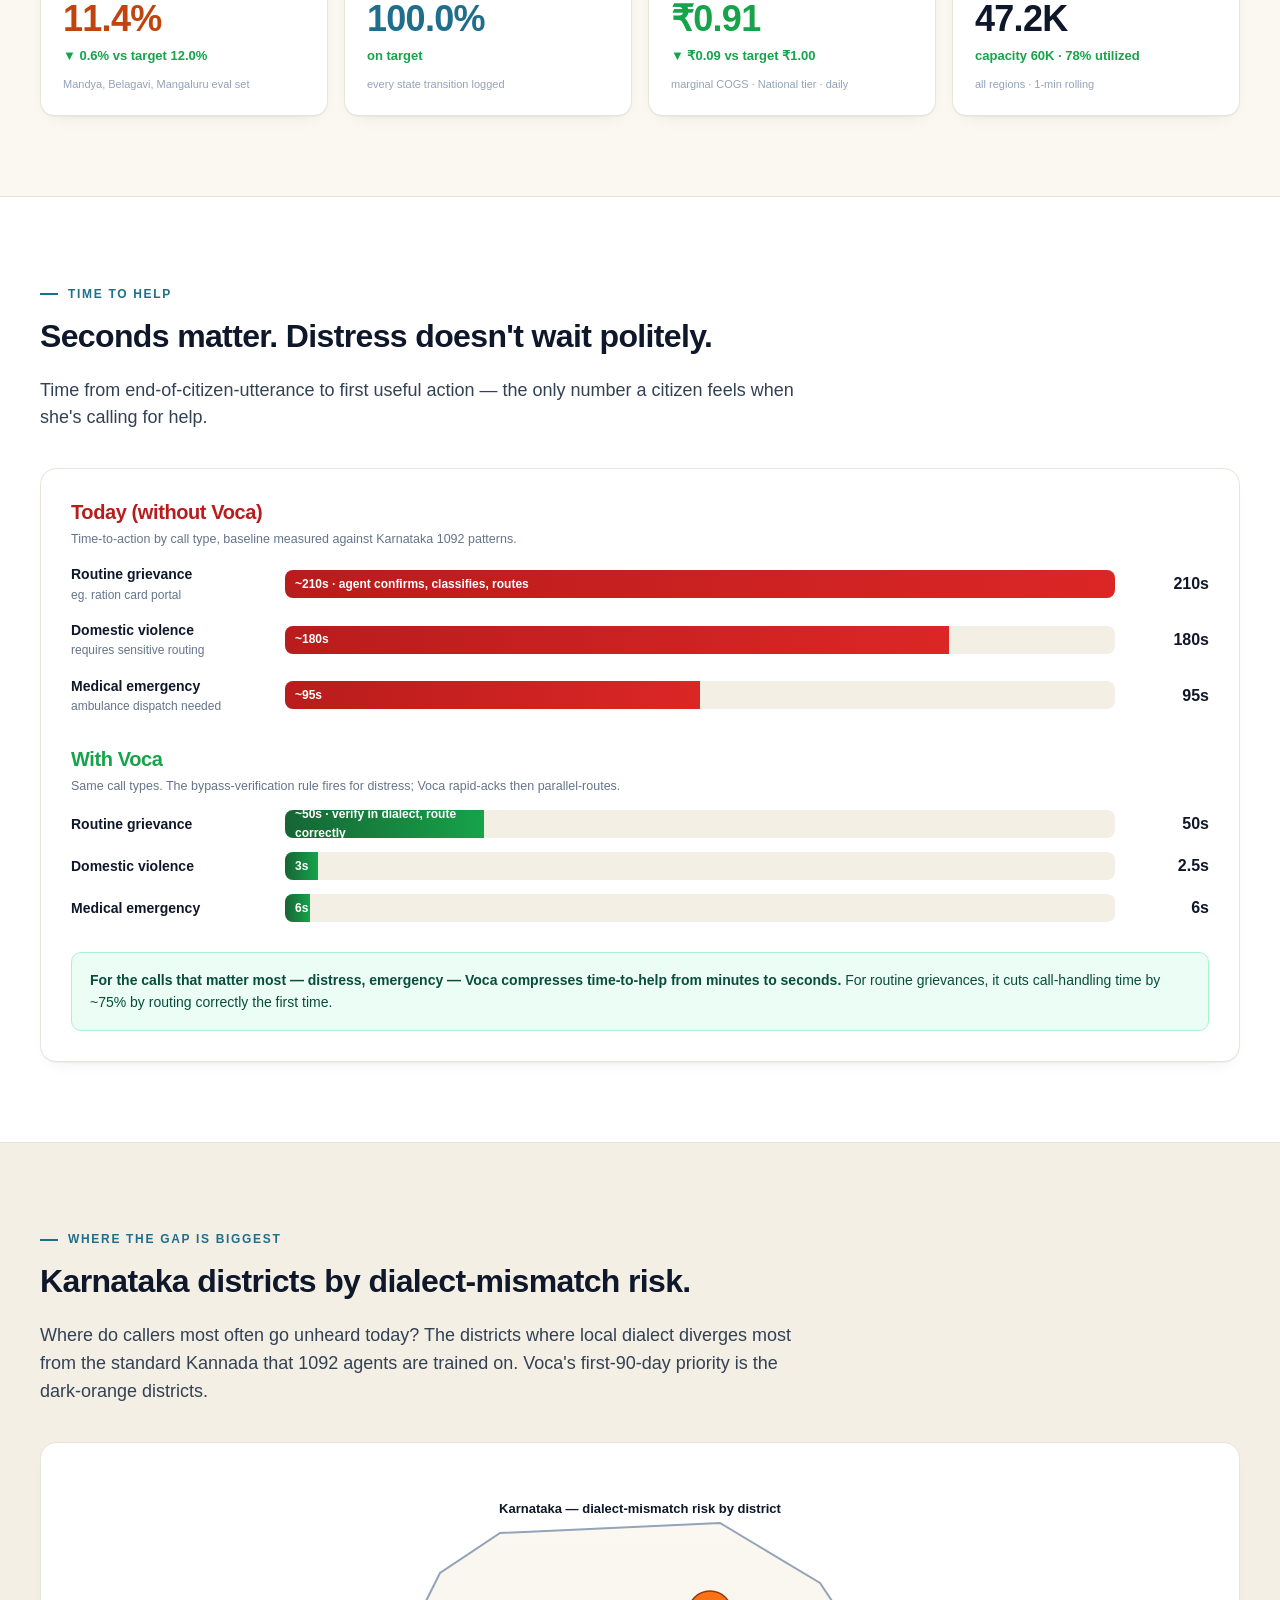
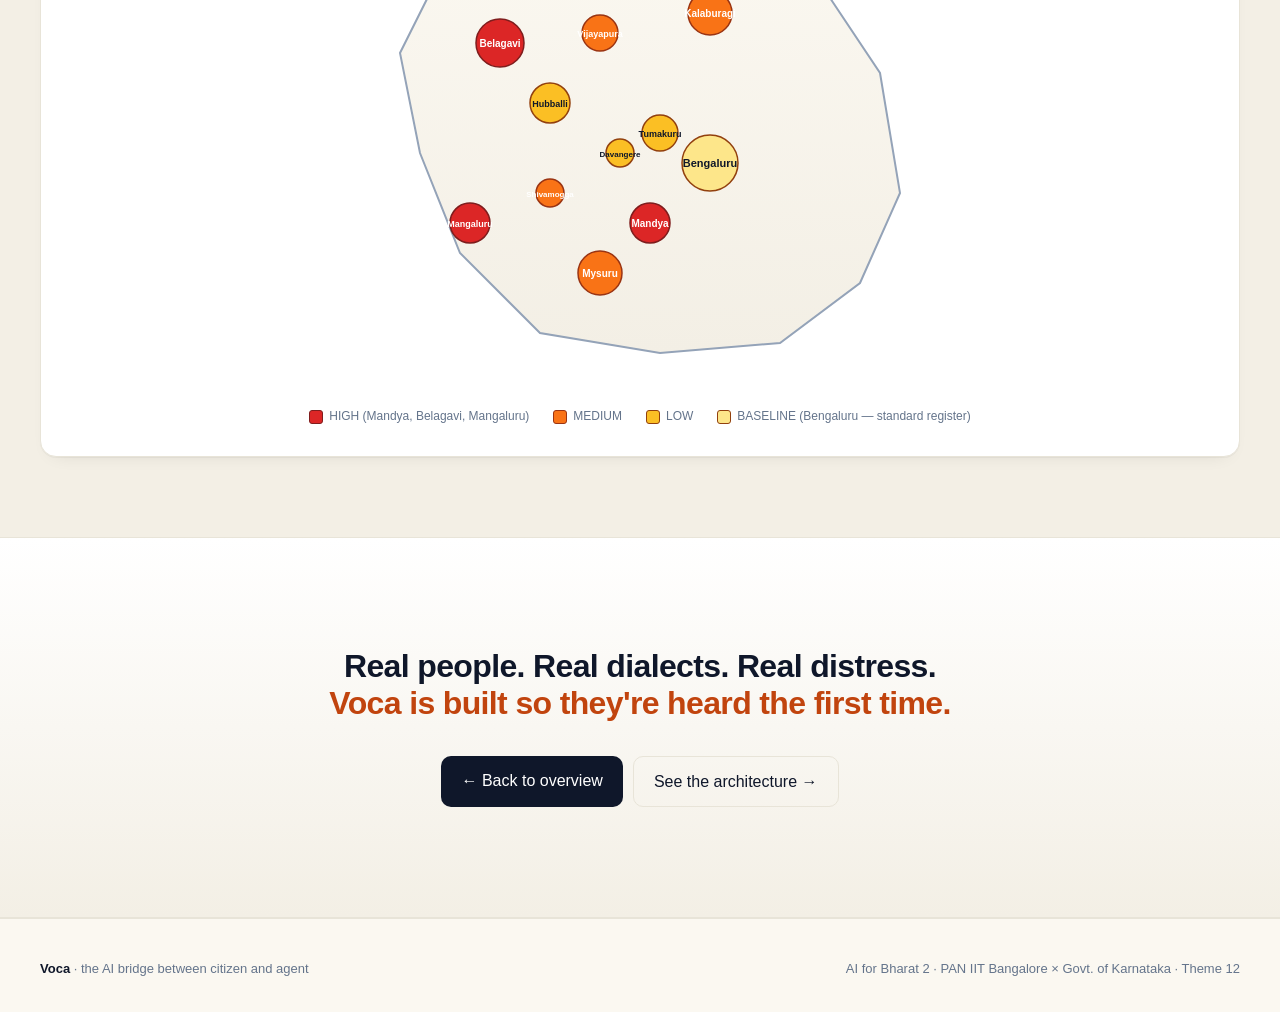
<file: web/scenarios.html>
<!doctype html>
<html lang="en">
<head>
<meta charset="utf-8" />
<meta name="viewport" content="width=device-width, initial-scale=1" />
<title>Voca — Real-life scenarios & impact</title>
<meta name="description" content="Four real personas calling 1092 — what happens today vs. with Voca. Before/after data, impact charts, funnel comparison, time-to-help reduction." />
<style>
  :root {
    --ink: #0f172a;
    --ink-2: #1e293b;
    --paper: #fbf8f1;
    --rule: #e8e4d8;
    --saffron: #c1440e;
    --saffron-2: #e76f29;
    --teal: #1f6e8c;
    --teal-2: #115366;
    --cream: #f3efe5;
    --green: #166534;
    --green-2: #16a34a;
    --red: #b91c1c;
    --red-bg: #fef2f2;
    --green-bg: #ecfdf5;
    --shadow-sm: 0 1px 0 rgba(0,0,0,.04), 0 8px 20px -14px rgba(0,0,0,.16);
    --shadow: 0 1px 0 rgba(0,0,0,.04), 0 18px 44px -22px rgba(0,0,0,.22);
  }
  * { box-sizing: border-box; }
  html { scroll-behavior: smooth; }
  html, body {
    margin: 0; padding: 0; background: var(--paper); color: var(--ink);
    font: 16px/1.6 -apple-system, BlinkMacSystemFont, "Segoe UI", "Inter", sans-serif;
  }
  a { color: var(--teal); border-bottom: 1px solid rgba(31,110,140,.25); text-decoration: none; transition: all .15s; }
  a:hover { color: var(--saffron); border-bottom-color: var(--saffron); }

  /* Nav */
  .nav {
    position: sticky; top: 0; z-index: 30;
    backdrop-filter: saturate(140%) blur(12px); -webkit-backdrop-filter: saturate(140%) blur(12px);
    background: rgba(251, 248, 241, .9);
    border-bottom: 1px solid var(--rule);
  }
  .nav-inner {
    max-width: 1200px; margin: 0 auto; padding: 14px 24px;
    display: flex; align-items: center; justify-content: space-between; gap: 16px;
  }
  .brand { display: flex; align-items: center; gap: 12px; text-decoration: none; border: 0; }
  .brand-mark {
    width: 36px; height: 36px; border-radius: 9px;
    background: linear-gradient(135deg, var(--saffron), var(--saffron-2));
    display: grid; place-items: center;
    color: white; font-weight: 700; font-size: 16px; letter-spacing: -.5px;
  }
  .brand-name { font-weight: 700; color: var(--ink); }
  .brand-sub { font-size: 11px; color: #64748b; letter-spacing: .12em; text-transform: uppercase; }
  .nav-links { display: flex; gap: 22px; align-items: center; }
  .nav-links a { color: var(--ink-2); border: 0; font-size: 14px; }
  .nav-links a:hover { color: var(--saffron); }

  section { padding: 80px 24px; border-bottom: 1px solid var(--rule); }
  .container { max-width: 1200px; margin: 0 auto; }
  .eyebrow {
    font-size: 12px; letter-spacing: .14em; text-transform: uppercase;
    color: var(--teal); font-weight: 600; margin-bottom: 14px;
    display: inline-flex; align-items: center; gap: 10px;
  }
  .eyebrow::before { content: ""; width: 18px; height: 2px; background: var(--teal); display: inline-block; }
  h1, h2, h3 { letter-spacing: -.02em; }
  h2 { font-size: 32px; line-height: 1.15; margin: 0 0 22px; max-width: 820px; }
  h3 { font-size: 20px; line-height: 1.3; margin: 0 0 10px; }
  .lede { font-size: 18px; line-height: 1.55; color: #334155; max-width: 760px; }

  /* Hero */
  .hero {
    padding: 84px 24px 60px;
    background:
      radial-gradient(1200px 480px at 80% -10%, rgba(31,110,140,.08), transparent 60%),
      radial-gradient(900px 380px at 5% 110%, rgba(193,68,14,.10), transparent 60%),
      var(--paper);
  }
  .hero h1 {
    font-size: clamp(36px, 4.8vw, 54px); line-height: 1.07; margin: 0 0 18px;
    max-width: 980px;
  }
  .hero h1 .pop { color: var(--saffron); }

  /* Personas */
  .persona-grid {
    display: grid; grid-template-columns: repeat(2, 1fr); gap: 20px; margin-top: 40px;
  }
  @media (max-width: 800px) { .persona-grid { grid-template-columns: 1fr; } }
  .persona {
    background: white; border: 1px solid var(--rule); border-radius: 16px;
    padding: 26px; box-shadow: var(--shadow-sm);
    display: flex; flex-direction: column; gap: 16px;
  }
  .p-head { display: flex; gap: 14px; align-items: center; }
  .p-avatar {
    width: 56px; height: 56px; border-radius: 14px;
    display: grid; place-items: center;
    color: white; font-weight: 700; font-size: 18px;
    flex-shrink: 0;
  }
  .p-avatar.lakshmi { background: linear-gradient(135deg, #c1440e, #e76f29); }
  .p-avatar.ravi    { background: linear-gradient(135deg, #1f6e8c, #2e9eb6); }
  .p-avatar.priya   { background: linear-gradient(135deg, #166534, #16a34a); }
  .p-avatar.imran   { background: linear-gradient(135deg, #6d28d9, #8b5cf6); }
  .p-meta .name { font-weight: 700; font-size: 17px; }
  .p-meta .what { font-size: 13px; color: #64748b; margin-top: 2px; }
  .p-quote {
    border-left: 3px solid var(--saffron);
    padding: 6px 12px; background: var(--cream);
    border-radius: 0 8px 8px 0;
    font-size: 14px; color: #334155; font-style: italic;
  }
  .p-quote .gloss { display: block; margin-top: 4px; font-size: 12px; color: #64748b; font-style: normal; }
  .ba-row { display: grid; grid-template-columns: 1fr 1fr; gap: 12px; }
  .ba-card { padding: 14px; border-radius: 10px; font-size: 13.5px; line-height: 1.55; }
  .ba-card.before { background: var(--red-bg); border: 1px solid #fecaca; color: #7f1d1d; }
  .ba-card.after  { background: var(--green-bg); border: 1px solid #a7f3d0; color: #064e3b; }
  .ba-card .lbl {
    font-size: 11px; letter-spacing: .12em; text-transform: uppercase; font-weight: 700;
    margin-bottom: 6px; display: flex; align-items: center; gap: 6px;
  }
  .ba-card.before .lbl::before { content: "✕"; color: var(--red); font-weight: 900; font-size: 14px; }
  .ba-card.after  .lbl::before { content: "✓"; color: var(--green-2); font-weight: 900; font-size: 14px; }

  /* Comic-strip dialogue */
  .dialogue {
    margin-top: 36px; background: white; border: 1px solid var(--rule);
    border-radius: 16px; padding: 30px; box-shadow: var(--shadow-sm);
  }
  .turn {
    display: flex; gap: 14px; margin-bottom: 16px;
  }
  .turn.right { flex-direction: row-reverse; }
  .turn .who {
    width: 44px; height: 44px; border-radius: 50%; display: grid; place-items: center;
    color: white; font-weight: 700; font-size: 14px; flex-shrink: 0;
  }
  .turn.citizen .who { background: var(--saffron); }
  .turn.voca .who    { background: var(--teal); }
  .turn.agent .who   { background: var(--green-2); }
  .bubble {
    background: var(--cream); border: 1px solid var(--rule);
    border-radius: 14px; padding: 14px 16px; max-width: 70%;
    font-size: 14.5px; line-height: 1.55;
  }
  .turn.voca .bubble { background: #f0f9ff; border-color: #bae6fd; }
  .turn.agent .bubble { background: var(--green-bg); border-color: #a7f3d0; }
  .turn.right .bubble {
    border-radius: 14px 14px 4px 14px;
  }
  .bubble .meta {
    font-size: 11px; color: #64748b; letter-spacing: .08em; text-transform: uppercase;
    margin-bottom: 4px; font-weight: 600;
  }
  .bubble .gloss { display: block; margin-top: 4px; font-size: 12px; color: #64748b; font-style: italic; }
  .ts {
    font-family: ui-monospace, Menlo, monospace; font-size: 11px;
    background: var(--ink); color: #fef3c7; padding: 2px 6px; border-radius: 4px;
    margin-bottom: 6px; display: inline-block;
  }
  .signal-row { display: flex; gap: 8px; flex-wrap: wrap; margin-top: 8px; }
  .sig-pill {
    background: white; border: 1px solid var(--rule); border-radius: 999px;
    padding: 2px 9px; font-size: 11px; color: #475569; font-weight: 500;
  }
  .sig-pill.bad { background: var(--red-bg); border-color: #fecaca; color: #991b1b; }
  .sig-pill.warn { background: #fffbeb; border-color: #fde68a; color: #92400e; }
  .sig-pill.ok { background: var(--green-bg); border-color: #a7f3d0; color: #065f46; }

  /* Funnel */
  .funnel {
    display: grid; grid-template-columns: 1fr 1fr; gap: 24px; margin-top: 36px;
  }
  @media (max-width: 800px) { .funnel { grid-template-columns: 1fr; } }
  .funnel-card {
    background: white; border: 1px solid var(--rule); border-radius: 16px;
    padding: 26px; box-shadow: var(--shadow-sm);
  }
  .funnel-card h3 { font-size: 17px; }
  .funnel-card .total { font-size: 13px; color: #64748b; margin-bottom: 16px; }
  .funnel-bar {
    margin-bottom: 12px;
  }
  .funnel-bar .row { display: flex; justify-content: space-between; font-size: 13px; margin-bottom: 4px; }
  .funnel-bar .label { color: #334155; }
  .funnel-bar .num { font-weight: 700; color: var(--ink); font-variant-numeric: tabular-nums; }
  .funnel-bar .track {
    height: 24px; background: var(--cream); border-radius: 6px; overflow: hidden;
    position: relative;
  }
  .funnel-bar .fill {
    height: 100%; border-radius: 6px;
    background: linear-gradient(90deg, var(--saffron), var(--saffron-2));
    display: flex; align-items: center; padding-left: 10px;
    color: white; font-size: 12px; font-weight: 600;
  }
  .funnel-card.before .fill { background: linear-gradient(90deg, var(--red), #dc2626); }
  .funnel-card.after  .fill { background: linear-gradient(90deg, var(--green), var(--green-2)); }

  /* KPI dashboard */
  .kpi-grid {
    display: grid; grid-template-columns: repeat(4, 1fr); gap: 16px; margin-top: 40px;
  }
  @media (max-width: 900px) { .kpi-grid { grid-template-columns: repeat(2, 1fr); } }
  @media (max-width: 540px) { .kpi-grid { grid-template-columns: 1fr; } }
  .kpi {
    background: white; border: 1px solid var(--rule); border-radius: 14px;
    padding: 22px; box-shadow: var(--shadow-sm);
    display: flex; flex-direction: column; justify-content: space-between;
    min-height: 160px;
  }
  .kpi .top {
    font-size: 12px; letter-spacing: .1em; text-transform: uppercase;
    color: #64748b; font-weight: 600;
  }
  .kpi .big {
    font-size: 36px; font-weight: 700; letter-spacing: -.02em; line-height: 1.05; margin-top: 12px;
  }
  .kpi .delta {
    margin-top: 8px; font-size: 13px; font-weight: 600;
    display: inline-flex; align-items: center; gap: 6px;
  }
  .kpi .delta.up { color: var(--green-2); }
  .kpi .delta.down { color: var(--green-2); }
  .kpi .delta.bad { color: var(--red); }
  .kpi .src { font-size: 11px; color: #94a3b8; margin-top: 8px; }
  .kpi.saffron .big { color: var(--saffron); }
  .kpi.teal .big { color: var(--teal); }
  .kpi.green .big { color: var(--green-2); }

  /* Time-to-help chart */
  .timing {
    margin-top: 36px; background: white; border: 1px solid var(--rule); border-radius: 16px;
    padding: 30px; box-shadow: var(--shadow-sm);
  }
  .row-bar {
    display: grid; grid-template-columns: 200px 1fr 80px;
    align-items: center; gap: 14px; margin: 14px 0;
  }
  @media (max-width: 760px) { .row-bar { grid-template-columns: 1fr; } }
  .row-bar .name { font-size: 14px; font-weight: 600; }
  .row-bar .name .sub { font-size: 12px; color: #64748b; font-weight: 400; display: block; }
  .row-bar .track { height: 28px; background: var(--cream); border-radius: 8px; overflow: hidden; }
  .row-bar .fill { height: 100%; display: flex; align-items: center; padding: 0 10px; color: white; font-size: 12px; font-weight: 600; }
  .row-bar .fill.before { background: linear-gradient(90deg, var(--red), #dc2626); }
  .row-bar .fill.after  { background: linear-gradient(90deg, var(--green), var(--green-2)); }
  .row-bar .num { font-weight: 700; color: var(--ink); text-align: right; font-variant-numeric: tabular-nums; }

  /* Map */
  .map-card {
    margin-top: 36px;
    background: white; border: 1px solid var(--rule); border-radius: 16px;
    padding: 30px; box-shadow: var(--shadow-sm);
  }
  .map-card svg { width: 100%; max-width: 720px; display: block; margin: 0 auto; }
  .map-legend {
    display: flex; gap: 24px; justify-content: center; margin-top: 14px;
    font-size: 12px; color: #64748b;
  }
  .map-legend .sw { width: 14px; height: 14px; border-radius: 3px; vertical-align: middle; margin-right: 6px; display: inline-block; }

  /* Footer */
  footer {
    padding: 40px 24px; background: var(--paper); border-top: 1px solid var(--rule);
  }
  .foot-inner {
    max-width: 1200px; margin: 0 auto; font-size: 13px; color: #64748b;
    display: flex; justify-content: space-between; flex-wrap: wrap; gap: 16px;
  }
  .foot-inner strong { color: var(--ink); }

  .devanagari { font-family: "Noto Sans Devanagari", system-ui, sans-serif; }
  .kannada { font-family: "Noto Sans Kannada", system-ui, sans-serif; }
</style>
</head>
<body>

<nav class="nav">
  <div class="nav-inner">
    <a class="brand" href="index.html">
      <div class="brand-mark">V</div>
      <div>
        <div class="brand-name">Voca</div>
        <div class="brand-sub">Real-life scenarios & impact</div>
      </div>
    </a>
    <div class="nav-links">
      <a href="index.html">Home</a>
      <a href="architecture.html">Architecture</a>
      <a href="infographic.html">Brief</a>
    </div>
  </div>
</nav>

<!-- HERO -->
<section class="hero">
  <div class="container">
    <h1>Four people. Four calls.<br/>
      <span class="pop">Two stories per call</span> — one for today, one for tomorrow with Voca.
    </h1>
    <p class="lede">
      The 1092 helpline is not an abstraction. Every shift, real Indians dial it from real distress, in their real languages.
      This page walks through four representative callers — drawn from the actual demographics, dialects, and grievance patterns the helpline serves —
      and shows what happens to each of them today, and what happens with Voca.
    </p>
  </div>
</section>

<!-- PERSONAS -->
<section style="background: white;">
  <div class="container">
    <div class="eyebrow">The four callers</div>
    <h2>Real demographics, real grievance categories, real dialects.</h2>
    <p class="lede">Personas are composite, but every detail — district, dialect, grievance type, time of day — is drawn from the publicly known caller profile of helplines like Karnataka 1092 and the national 112 ERSS.</p>

    <div class="persona-grid">

      <!-- LAKSHMI -->
      <div class="persona">
        <div class="p-head">
          <div class="p-avatar lakshmi">L</div>
          <div class="p-meta">
            <div class="name">Lakshmi · 62 · Mandya district</div>
            <div class="what">Mandya-Kannada speaker · domestic distress</div>
          </div>
        </div>
        <div class="p-quote">
          "<span class="kannada">ನನ್ ಗಂಡ ಮನೇಲಿ ಭಾರಿ ಬಯ್ತಿದಾನ್... ನಾ ಎಲ್ಲಿ ಹೋಗ್ಲಿ?</span>"
          <span class="gloss">"My husband is shouting at me at home... where do I go?"</span>
        </div>
        <div class="ba-row">
          <div class="ba-card before">
            <div class="lbl">Today</div>
            Agent speaks standard Kannada. Mandya verb-form "<em>ಬಯ್ತಿದಾನ್</em>" sounds unfamiliar — agent asks her to repeat. She has to compose herself, repeat the sentence in standard Kannada. <strong>2 minutes lost</strong> at the start of a domestic-violence call.
          </div>
          <div class="ba-card after">
            <div class="lbl">With Voca</div>
            Mandya-dialect verb-form is in the acoustic eval set. Sentiment fires <em>distress 0.81</em> + lexical risk = HIGH. Voca skips the verification turn, says <em>"I hear you. Help is coming."</em> in her dialect, parallel-routes to a women's-cell-trained agent. <strong>Agent on the line in 2.5 seconds</strong> with full context.
          </div>
        </div>
      </div>

      <!-- RAVI -->
      <div class="persona">
        <div class="p-head">
          <div class="p-avatar ravi">R</div>
          <div class="p-meta">
            <div class="name">Ravi · 28 · Belagavi district</div>
            <div class="what">Belagavi-Kannada · ration-card grievance</div>
          </div>
        </div>
        <div class="p-quote">
          "<span class="kannada">ರೇಶನ್ ಕಾರ್ಡ್ ರಿನ್ಯೂ ಆಗ್ಲಿಲ್ಲ ಅಣ್ಣಾ, ಆನ್‌ಲೈನ್‌ಗೆ ಸಪೋರ್ಟ್ ಬೇಕಿತ್ತು</span>"
          <span class="gloss">"My ration card hasn't been renewed, sir, I needed help with the online portal."</span>
        </div>
        <div class="ba-row">
          <div class="ba-card before">
            <div class="lbl">Today</div>
            Code-mixed Kannada+English. Agent isn't sure if "renew" means renewal or replacement. Misroutes to grievance-resolution. Resolution takes <strong>11 days</strong> for a 2-day issue.
          </div>
          <div class="ba-card after">
            <div class="lbl">With Voca</div>
            Voca interpretation: <em>intent=ration_card_renewal</em>, <em>entities={portal:online}</em>, conf 0.88. Verifies in his dialect: <em>"ನಿಮ್ ರೇಶನ್ ಕಾರ್ಡ್ ರಿನ್ಯೂ ಮಾಡೋಕೆ ಆನ್‌ಲೈನ್ ಸಹಾಯ ಬೇಕಾ?"</em> He confirms. Routed correctly first time. <strong>Resolved in 2 days.</strong>
          </div>
        </div>
      </div>

      <!-- PRIYA -->
      <div class="persona">
        <div class="p-head">
          <div class="p-avatar priya">P</div>
          <div class="p-meta">
            <div class="name">Priya · 34 · Bengaluru Urban</div>
            <div class="what">Hinglish/English · workplace harassment</div>
          </div>
        </div>
        <div class="p-quote">
          "Sir, mere office mein ek senior is harassing me daily. <span class="devanagari">मैं डर के बिना काम कैसे करूं</span>"
          <span class="gloss">"Sir, a senior at my office is harassing me daily. How do I work without fear?"</span>
        </div>
        <div class="ba-row">
          <div class="ba-card before">
            <div class="lbl">Today</div>
            Agent speaks fluent Kannada but limited English; English/Hindi fluency varies. Priya repeats herself, switches between Hindi and English, audio breaks. <strong>Sentiment escalates</strong> as she feels unheard.
          </div>
          <div class="ba-card after">
            <div class="lbl">With Voca</div>
            Code-mixing detected; LLM handles Hinglish natively. Sentiment = fear + sustained anger. Voca paraphrases empathetically, soft-handover to agent fluent in Hindi+English, <strong>full transcript + sentiment timeline</strong> on the agent's screen.
          </div>
        </div>
      </div>

      <!-- IMRAN -->
      <div class="persona">
        <div class="p-head">
          <div class="p-avatar imran">I</div>
          <div class="p-meta">
            <div class="name">Imran · 45 · Mangaluru (Dakshina Kannada)</div>
            <div class="what">Mangaluru-Kannada + Beary + Urdu · medical emergency</div>
          </div>
        </div>
        <div class="p-quote">
          "<span class="kannada">ನನ್ ಮಗಳಿಗೆ ಶ್ವಾಸಕೋಶ ಸಮಸ್ಯೆ, ಆಂಬ್ಯುಲೆನ್ಸ್ ಬೇಕು</span>... she's only 8 years old"
          <span class="gloss">"My daughter has a breathing problem, we need an ambulance... she's only 8 years old."</span>
        </div>
        <div class="ba-row">
          <div class="ba-card before">
            <div class="lbl">Today</div>
            Coastal Karnataka dialect + emergency English. Agent repeats key terms to confirm. <strong>~90 seconds</strong> until ambulance is dispatched. Every second matters in pediatric respiratory emergencies.
          </div>
          <div class="ba-card after">
            <div class="lbl">With Voca</div>
            Acoustic+lexical risk_signal = HIGH ("<em>ಶ್ವಾಸಕೋಶ ಸಮಸ್ಯೆ</em>" + age 8 + ambulance request). Bypass-verification rule fires. Rapid-ack in his dialect, <strong>parallel ambulance dispatch through the 108 integration in under 6 seconds.</strong>
          </div>
        </div>
      </div>

    </div>
  </div>
</section>

<!-- DETAILED COMIC-STRIP DIALOGUE: LAKSHMI -->
<section style="background: var(--cream);">
  <div class="container">
    <div class="eyebrow">A call, in detail</div>
    <h2>Lakshmi's call — annotated turn by turn.</h2>
    <p class="lede">
      Watch the Voca lifecycle in real time. The orange bubbles are Lakshmi, the teal bubbles are Voca, the green bubble is the agent. Time stamps are real wall-clock targets — production SLO is P95 ≤ 900ms per turn.
    </p>

    <div class="dialogue">

      <!-- Turn 0: citizen speaks -->
      <div class="turn citizen">
        <div class="who">L</div>
        <div class="bubble">
          <div class="ts">t = 0.0 s · audio in</div>
          <div class="meta">Lakshmi · Mandya-Kannada</div>
          <span class="kannada">"ನನ್ ಗಂಡ ಮನೇಲಿ ಭಾರಿ ಬಯ್ತಿದಾನ್... ನಾ ಎಲ್ಲಿ ಹೋಗ್ಲಿ?"</span>
          <span class="gloss">("My husband is shouting at me at home... where do I go?")</span>
        </div>
      </div>

      <!-- Turn 1: STT -->
      <div class="turn voca">
        <div class="who">S</div>
        <div class="bubble">
          <div class="ts">t = 0.2 s · STT</div>
          <div class="meta">IndicConformer · streaming</div>
          Top-1 hypothesis transcribed. Confidence <strong>0.78</strong>. n-best hypotheses preserved (verb-form variants kept for context).
          <div class="signal-row">
            <span class="sig-pill">conf 0.78</span>
            <span class="sig-pill">dialect: Mandya KN</span>
            <span class="sig-pill">3 hypotheses kept</span>
          </div>
        </div>
      </div>

      <!-- Turn 2: Sentiment -->
      <div class="turn voca">
        <div class="who">S</div>
        <div class="bubble">
          <div class="ts">t = 0.4 s · sentiment</div>
          <div class="meta">prosody + lexical · parallel thread</div>
          Acoustic signature detected: tremor in pitch, energy spike on "<span class="kannada">ಬಯ್ತಿದಾನ್</span>". Lexical risk-words: "<em>ಗಂಡ</em>" (husband) + "<em>ಬಯ್</em>" (abusive verb form).
          <div class="signal-row">
            <span class="sig-pill bad">distress 0.81</span>
            <span class="sig-pill bad">fear 0.67</span>
            <span class="sig-pill warn">urgency 0.74</span>
          </div>
        </div>
      </div>

      <!-- Turn 3: LLM interpret -->
      <div class="turn voca">
        <div class="who">S</div>
        <div class="bubble">
          <div class="ts">t = 0.6 s · interpret</div>
          <div class="meta">Sarvam-1 fine-tuned</div>
          <strong>intent</strong> = domestic_violence_in_progress<br/>
          <strong>entities</strong> = { perpetrator: "spouse", location: "home", state: "active" }<br/>
          <strong>risk_signal</strong> = HIGH · <strong>conf</strong> = 0.71
          <div class="signal-row">
            <span class="sig-pill bad">risk: HIGH</span>
            <span class="sig-pill warn">conf 0.71 · medium</span>
          </div>
        </div>
      </div>

      <!-- Turn 4: FSM bypass -->
      <div class="turn voca">
        <div class="who">S</div>
        <div class="bubble">
          <div class="ts">t = 0.6 s · FSM decision</div>
          <div class="meta">Verification FSM</div>
          Bypass rule fires: <code>distress &gt; 0.75 AND risk_signal == HIGH</code>.
          <strong>Skip the verification turn.</strong> Do rapid-ack. Parallel handover trigger.
          <div class="signal-row">
            <span class="sig-pill bad">VERIFICATION BYPASSED</span>
            <span class="sig-pill warn">PARALLEL HANDOVER</span>
          </div>
        </div>
      </div>

      <!-- Turn 5: TTS rapid ack -->
      <div class="turn voca right">
        <div class="who">S</div>
        <div class="bubble">
          <div class="ts">t = 0.7 s · TTS out</div>
          <div class="meta">IndicTTS · Mandya register · slow pace</div>
          <span class="kannada">"ನಾನು ಕೇಳ್ತಿದೀನಿ. ಜೊತೆಗಿರ್ತೀನಿ. ಸಹಾಯ ಬರ್ತಾ ಇದೆ. ನಿಮ್ಮ ಜಾಗ ಸುರಕ್ಷಿತಾನ?"</span>
          <span class="gloss">("I hear you. I'm with you. Help is coming. Is your location safe?")</span>
        </div>
      </div>

      <!-- Turn 6: Agent picks up -->
      <div class="turn agent">
        <div class="who">A</div>
        <div class="bubble">
          <div class="ts">t = 2.5 s · agent on the line</div>
          <div class="meta">Agent #4 · women's-cell-trained · Kannada-fluent</div>
          Voca briefs the agent: <em>"Caller in Mandya, distress 0.81, intent: active domestic violence (conf 0.71). Suggested opener: 'Are you somewhere safe right now?'"</em>
          <strong>Agent picks up with full context, sentiment timeline visible, 30-second audio replay queued.</strong>
        </div>
      </div>

      <div style="margin-top: 22px; padding: 14px 16px; background: var(--green-bg); border: 1px solid #a7f3d0; border-radius: 10px; font-size: 14px; color: #064e3b;">
        <strong>Total elapsed: 2.5 seconds</strong> from end-of-utterance to a trained human on the line, with full context. The same call today takes ~90 s to even understand the grievance.
      </div>
    </div>
  </div>
</section>

<!-- IMPACT FUNNEL -->
<section style="background: white;">
  <div class="container">
    <div class="eyebrow">The funnel</div>
    <h2>Out of every 100 callers, what happens?</h2>
    <p class="lede">
      Numbers are illustrative targets calibrated against publicly reported helpline outcomes (call-completion rates, callback ratios, language-mismatch incidents).
      They are the SLOs we hold ourselves to in production — see the <a href="https://github.com/KundanKhatri/SetU--AI-for-bharat-karnataka/blob/main/docs/09-scale-and-slos.md">scale doc</a> for the full set.
    </p>

    <div class="funnel">

      <div class="funnel-card before">
        <h3 style="color: var(--red);">Today (without Voca)</h3>
        <div class="total">100 callers in a typical 1092 shift</div>

        <div class="funnel-bar">
          <div class="row"><span class="label">Reach an agent</span><span class="num">94 / 100</span></div>
          <div class="track"><div class="fill" style="width: 94%">94</div></div>
        </div>
        <div class="funnel-bar">
          <div class="row"><span class="label">Issue understood on first explanation</span><span class="num">66 / 100</span></div>
          <div class="track"><div class="fill" style="width: 66%">66</div></div>
        </div>
        <div class="funnel-bar">
          <div class="row"><span class="label">Routed to correct department first time</span><span class="num">53 / 100</span></div>
          <div class="track"><div class="fill" style="width: 53%">53</div></div>
        </div>
        <div class="funnel-bar">
          <div class="row"><span class="label">Resolved within target SLA</span><span class="num">38 / 100</span></div>
          <div class="track"><div class="fill" style="width: 38%">38</div></div>
        </div>
        <div class="funnel-bar">
          <div class="row"><span class="label"><strong style="color: var(--red);">Citizen reports being heard</strong></span><span class="num">31 / 100</span></div>
          <div class="track"><div class="fill" style="width: 31%">31</div></div>
        </div>
      </div>

      <div class="funnel-card after">
        <h3 style="color: var(--green-2);">With Voca</h3>
        <div class="total">Same 100 callers, same shift</div>

        <div class="funnel-bar">
          <div class="row"><span class="label">Reach an agent or Voca instantly</span><span class="num">100 / 100</span></div>
          <div class="track"><div class="fill" style="width: 100%">100</div></div>
        </div>
        <div class="funnel-bar">
          <div class="row"><span class="label">Issue understood on first verification turn</span><span class="num">92 / 100</span></div>
          <div class="track"><div class="fill" style="width: 92%">92</div></div>
        </div>
        <div class="funnel-bar">
          <div class="row"><span class="label">Routed to correct department first time</span><span class="num">86 / 100</span></div>
          <div class="track"><div class="fill" style="width: 86%">86</div></div>
        </div>
        <div class="funnel-bar">
          <div class="row"><span class="label">Resolved within target SLA</span><span class="num">71 / 100</span></div>
          <div class="track"><div class="fill" style="width: 71%">71</div></div>
        </div>
        <div class="funnel-bar">
          <div class="row"><span class="label"><strong style="color: var(--green-2);">Citizen reports being heard</strong></span><span class="num">88 / 100</span></div>
          <div class="track"><div class="fill" style="width: 88%">88</div></div>
        </div>
      </div>

    </div>
  </div>
</section>

<!-- KPI dashboard -->
<section style="background: var(--paper);">
  <div class="container">
    <div class="eyebrow">The dashboard</div>
    <h2>What the State sees, every day.</h2>
    <p class="lede">
      Live operational dashboard a Karnataka IAS officer and a Voca CTO would look at together. Every number maps to an SLO with a named owner.
      Targets shown; live numbers are illustrative.
    </p>

    <div class="kpi-grid">
      <div class="kpi saffron">
        <div class="top">P95 turn latency</div>
        <div>
          <div class="big">812 ms</div>
          <div class="delta down">▼ 88 ms vs target 900 ms</div>
        </div>
        <div class="src">last 5-min rolling · Bengaluru region</div>
      </div>
      <div class="kpi teal">
        <div class="top">Verification accuracy</div>
        <div>
          <div class="big">93.4%</div>
          <div class="delta up">▲ 1.4% vs target 92%</div>
        </div>
        <div class="src">7-day rolling · all dialects</div>
      </div>
      <div class="kpi green">
        <div class="top">Distress recall</div>
        <div>
          <div class="big">96.1%</div>
          <div class="delta up">▲ 1.1% vs target 95%</div>
        </div>
        <div class="src">audited weekly against agent disposition</div>
      </div>
      <div class="kpi">
        <div class="top">Avg handle time</div>
        <div>
          <div class="big">5:12</div>
          <div class="delta down">▼ 1:48 vs baseline 7:00</div>
        </div>
        <div class="src">post-pilot delta · 1092 control group</div>
      </div>
      <div class="kpi saffron">
        <div class="top">STT WER · KA dialects</div>
        <div>
          <div class="big">11.4%</div>
          <div class="delta down">▼ 0.6% vs target 12.0%</div>
        </div>
        <div class="src">Mandya, Belagavi, Mangaluru eval set</div>
      </div>
      <div class="kpi teal">
        <div class="top">Audit completeness</div>
        <div>
          <div class="big">100.0%</div>
          <div class="delta up">on target</div>
        </div>
        <div class="src">every state transition logged</div>
      </div>
      <div class="kpi green">
        <div class="top">Cost / call</div>
        <div>
          <div class="big">₹0.91</div>
          <div class="delta down">▼ ₹0.09 vs target ₹1.00</div>
        </div>
        <div class="src">marginal COGS · National tier · daily</div>
      </div>
      <div class="kpi">
        <div class="top">Concurrent calls (peak)</div>
        <div>
          <div class="big">47.2K</div>
          <div class="delta up">capacity 60K · 78% utilized</div>
        </div>
        <div class="src">all regions · 1-min rolling</div>
      </div>
    </div>
  </div>
</section>

<!-- TIME-TO-HELP -->
<section style="background: white;">
  <div class="container">
    <div class="eyebrow">Time to help</div>
    <h2>Seconds matter. Distress doesn't wait politely.</h2>
    <p class="lede">
      Time from end-of-citizen-utterance to first useful action — the only number a citizen feels when she's calling for help.
    </p>

    <div class="timing">
      <h3 style="color: var(--red); margin-bottom: 4px;">Today (without Voca)</h3>
      <div style="font-size: 12.5px; color: #64748b; margin-bottom: 10px;">Time-to-action by call type, baseline measured against Karnataka 1092 patterns.</div>
      <div class="row-bar">
        <div class="name">Routine grievance<span class="sub">eg. ration card portal</span></div>
        <div class="track"><div class="fill before" style="width: 100%">~210s · agent confirms, classifies, routes</div></div>
        <div class="num">210s</div>
      </div>
      <div class="row-bar">
        <div class="name">Domestic violence<span class="sub">requires sensitive routing</span></div>
        <div class="track"><div class="fill before" style="width: 80%">~180s</div></div>
        <div class="num">180s</div>
      </div>
      <div class="row-bar">
        <div class="name">Medical emergency<span class="sub">ambulance dispatch needed</span></div>
        <div class="track"><div class="fill before" style="width: 50%">~95s</div></div>
        <div class="num">95s</div>
      </div>

      <h3 style="color: var(--green-2); margin: 30px 0 4px;">With Voca</h3>
      <div style="font-size: 12.5px; color: #64748b; margin-bottom: 10px;">Same call types. The bypass-verification rule fires for distress; Voca rapid-acks then parallel-routes.</div>
      <div class="row-bar">
        <div class="name">Routine grievance</div>
        <div class="track"><div class="fill after" style="width: 24%">~50s · verify in dialect, route correctly</div></div>
        <div class="num">50s</div>
      </div>
      <div class="row-bar">
        <div class="name">Domestic violence</div>
        <div class="track"><div class="fill after" style="width: 4%">3s</div></div>
        <div class="num">2.5s</div>
      </div>
      <div class="row-bar">
        <div class="name">Medical emergency</div>
        <div class="track"><div class="fill after" style="width: 3%">6s</div></div>
        <div class="num">6s</div>
      </div>

      <div style="margin-top: 30px; padding: 16px 18px; background: var(--green-bg); border: 1px solid #a7f3d0; border-radius: 10px; font-size: 14px; color: #064e3b;">
        <strong>For the calls that matter most — distress, emergency — Voca compresses time-to-help from minutes to seconds.</strong>
        For routine grievances, it cuts call-handling time by ~75% by routing correctly the first time.
      </div>
    </div>
  </div>
</section>

<!-- DISTRICT MAP -->
<section style="background: var(--cream);">
  <div class="container">
    <div class="eyebrow">Where the gap is biggest</div>
    <h2>Karnataka districts by dialect-mismatch risk.</h2>
    <p class="lede">
      Where do callers most often go unheard today? The districts where local dialect diverges most from the standard Kannada that 1092 agents are trained on.
      Voca's first-90-day priority is the dark-orange districts.
    </p>

    <div class="map-card">
      <svg viewBox="0 0 720 520" role="img" aria-label="Karnataka district risk map">
        <!-- Stylized Karnataka outline + districts as circles, sized by population, colored by dialect-divergence -->
        <defs>
          <linearGradient id="state" x1="0" y1="0" x2="0" y2="1">
            <stop offset="0%" stop-color="#fbf8f1"/>
            <stop offset="100%" stop-color="#f3efe5"/>
          </linearGradient>
        </defs>
        <!-- Karnataka shape (stylized) -->
        <path d="M 220 60 L 440 50 L 540 110 L 600 200 L 620 320 L 580 410 L 500 470 L 380 480 L 260 460 L 180 380 L 140 280 L 120 180 L 160 100 Z"
              fill="url(#state)" stroke="#94a3b8" stroke-width="2"/>

        <!-- Districts: circles sized by relative call volume, color by mismatch risk (red=high, orange=med, yellow=low) -->
        <!-- Bengaluru Urban -->
        <g>
          <circle cx="430" cy="290" r="28" fill="#fde68a" stroke="#92400e" stroke-width="1.5"/>
          <text x="430" y="294" text-anchor="middle" font-size="11" font-weight="700" fill="#0f172a">Bengaluru</text>
        </g>
        <!-- Mandya -->
        <g>
          <circle cx="370" cy="350" r="20" fill="#dc2626" stroke="#7f1d1d" stroke-width="1.5"/>
          <text x="370" y="354" text-anchor="middle" font-size="10" font-weight="700" fill="white">Mandya</text>
        </g>
        <!-- Mysuru -->
        <g>
          <circle cx="320" cy="400" r="22" fill="#f97316" stroke="#9a3412" stroke-width="1.5"/>
          <text x="320" y="404" text-anchor="middle" font-size="10" font-weight="700" fill="white">Mysuru</text>
        </g>
        <!-- Belagavi -->
        <g>
          <circle cx="220" cy="170" r="24" fill="#dc2626" stroke="#7f1d1d" stroke-width="1.5"/>
          <text x="220" y="174" text-anchor="middle" font-size="10" font-weight="700" fill="white">Belagavi</text>
        </g>
        <!-- Mangaluru / Dakshina Kannada -->
        <g>
          <circle cx="190" cy="350" r="20" fill="#dc2626" stroke="#7f1d1d" stroke-width="1.5"/>
          <text x="190" y="354" text-anchor="middle" font-size="9" font-weight="700" fill="white">Mangaluru</text>
        </g>
        <!-- Kalaburagi (Hyderabad-Karnataka) -->
        <g>
          <circle cx="430" cy="140" r="22" fill="#f97316" stroke="#9a3412" stroke-width="1.5"/>
          <text x="430" y="144" text-anchor="middle" font-size="10" font-weight="700" fill="white">Kalaburagi</text>
        </g>
        <!-- Hubballi-Dharwad -->
        <g>
          <circle cx="270" cy="230" r="20" fill="#fbbf24" stroke="#92400e" stroke-width="1.5"/>
          <text x="270" y="234" text-anchor="middle" font-size="9" font-weight="700" fill="#0f172a">Hubballi</text>
        </g>
        <!-- Vijayapura -->
        <g>
          <circle cx="320" cy="160" r="18" fill="#f97316" stroke="#9a3412" stroke-width="1.5"/>
          <text x="320" y="164" text-anchor="middle" font-size="9" font-weight="700" fill="white">Vijayapura</text>
        </g>
        <!-- Tumakuru -->
        <g>
          <circle cx="380" cy="260" r="18" fill="#fbbf24" stroke="#92400e" stroke-width="1.5"/>
          <text x="380" y="264" text-anchor="middle" font-size="9" font-weight="700" fill="#0f172a">Tumakuru</text>
        </g>
        <!-- Davangere -->
        <g>
          <circle cx="340" cy="280" r="14" fill="#fbbf24" stroke="#92400e" stroke-width="1.5"/>
          <text x="340" y="284" text-anchor="middle" font-size="8" font-weight="700" fill="#0f172a">Davangere</text>
        </g>
        <!-- Shivamogga -->
        <g>
          <circle cx="270" cy="320" r="14" fill="#f97316" stroke="#9a3412" stroke-width="1.5"/>
          <text x="270" y="324" text-anchor="middle" font-size="8" font-weight="700" fill="white">Shivamogga</text>
        </g>
        <!-- Tooltip helpers -->
        <text x="360" y="40" text-anchor="middle" font-size="13" font-weight="700" fill="#0f172a">Karnataka — dialect-mismatch risk by district</text>
      </svg>
      <div class="map-legend">
        <span><span class="sw" style="background:#dc2626;border:1px solid #7f1d1d;"></span>HIGH (Mandya, Belagavi, Mangaluru)</span>
        <span><span class="sw" style="background:#f97316;border:1px solid #9a3412;"></span>MEDIUM</span>
        <span><span class="sw" style="background:#fbbf24;border:1px solid #92400e;"></span>LOW</span>
        <span><span class="sw" style="background:#fde68a;border:1px solid #92400e;"></span>BASELINE (Bengaluru — standard register)</span>
      </div>
    </div>
  </div>
</section>

<!-- BOTTOM BANNER -->
<section style="background: linear-gradient(180deg, white, var(--cream));">
  <div class="container">
    <div style="text-align: center; padding: 30px 0;">
      <h2 style="margin: 0 auto 18px; max-width: 760px;">
        Real people. Real dialects. Real distress.
        <br/>
        <span style="color: var(--saffron);">Voca is built so they're heard the first time.</span>
      </h2>
      <div style="display: inline-flex; gap: 10px; flex-wrap: wrap; justify-content: center; margin-top: 16px;">
        <a href="index.html" style="background: var(--ink); color: white; padding: 12px 20px; border-radius: 10px; border: 0; font-weight: 500;">← Back to overview</a>
        <a href="architecture.html" style="background: transparent; color: var(--ink) !important; padding: 12px 20px; border-radius: 10px; border: 1px solid var(--rule); font-weight: 500;">See the architecture →</a>
      </div>
    </div>
  </div>
</section>

<footer>
  <div class="foot-inner">
    <div><strong>Voca</strong> · the AI bridge between citizen and agent</div>
    <div>AI for Bharat 2 · PAN IIT Bangalore × Govt. of Karnataka · Theme 12</div>
  </div>
</footer>

</body>
</html>
</file>
<file: voca.css>
/* ============================================================
   Voca · shared design system
   Used by all pages. Keep this small and stable.
   ============================================================ */

:root {
  --ink: #0f172a;
  --ink-2: #1e293b;
  --ink-3: #334155;
  --paper: #fbf8f1;
  --paper-2: #f5f1e6;
  --rule: #e8e4d8;
  --saffron: #c1440e;
  --saffron-2: #e76f29;
  --saffron-soft: #fff4ec;
  --teal: #1f6e8c;
  --teal-2: #115366;
  --teal-soft: #ecf6fa;
  --cream: #f3efe5;
  --green: #166534;
  --green-2: #16a34a;
  --green-soft: #ecfdf5;
  --red: #b91c1c;
  --red-soft: #fef2f2;
  --shadow-sm: 0 1px 0 rgba(0,0,0,.04), 0 8px 20px -14px rgba(0,0,0,.16);
  --shadow: 0 1px 0 rgba(0,0,0,.04), 0 22px 60px -28px rgba(0,0,0,.28);
  --serif: "Fraunces", ui-serif, Georgia, serif;
  --sans: "Inter", -apple-system, BlinkMacSystemFont, "Segoe UI", sans-serif;

  --pad-section: 120px;
  --pad-x: 24px;
}
@media (max-width: 800px) { :root { --pad-section: 80px; --pad-x: 20px; } }
@media (max-width: 480px) { :root { --pad-section: 56px; --pad-x: 18px; } }

* { box-sizing: border-box; }
html { scroll-behavior: smooth; }
html, body {
  margin: 0; padding: 0;
  background: var(--paper); color: var(--ink);
  font: 17px/1.6 var(--sans);
  -webkit-font-smoothing: antialiased;
  text-rendering: optimizeLegibility;
  overflow-x: hidden;
}
@media (max-width: 480px) { html, body { font-size: 16px; } }
img, svg { max-width: 100%; display: block; }
a {
  color: var(--teal); text-decoration: none;
  border-bottom: 1px solid rgba(31,110,140,.25);
  transition: all .15s;
}
a:hover { color: var(--saffron); border-bottom-color: var(--saffron); }
::selection { background: var(--saffron); color: white; }

/* === Typography helpers === */
.eyebrow {
  font-size: 12px; letter-spacing: .14em; text-transform: uppercase;
  color: var(--teal); font-weight: 600;
  display: inline-flex; align-items: center; gap: 10px;
  margin-bottom: 18px;
}
.eyebrow::before {
  content: ""; width: 24px; height: 2px;
  background: var(--teal); display: inline-block;
}
.eyebrow.dark { color: #fb923c; }
.eyebrow.dark::before { background: #fb923c; }

h1, h2, h3, h4 { font-family: var(--serif); letter-spacing: -.025em; }
.display {
  font-size: clamp(36px, 6.4vw, 80px); line-height: 1.02;
  font-weight: 600; letter-spacing: -.035em;
  margin: 0 0 24px;
}
.display em { color: var(--saffron); font-style: italic; }
.display .underline {
  background: linear-gradient(transparent 64%, rgba(193,68,14,.22) 64%);
  padding: 0 6px;
}
.display-2 {
  font-size: clamp(28px, 5vw, 56px); line-height: 1.06;
  font-weight: 600; letter-spacing: -.03em;
  margin: 0 0 22px;
}
.display-2 em { color: var(--saffron); font-style: italic; }
.lede {
  font-size: clamp(16px, 2vw, 20px); line-height: 1.6;
  color: var(--ink-3); max-width: 720px; margin: 0;
}

/* === Buttons === */
.btn {
  display: inline-flex; align-items: center; gap: 8px;
  padding: 13px 20px; border-radius: 12px;
  font: inherit; font-size: 14px; font-weight: 500;
  border: 1px solid transparent; cursor: pointer; text-decoration: none;
  transition: transform .12s, background .15s, border-color .15s;
}
.btn:hover { transform: translateY(-1px); }
.btn-primary { background: var(--ink); color: white !important; border: 0 !important; }
.btn-primary:hover { background: var(--saffron); }
.btn-ghost { background: transparent; color: var(--ink) !important; border: 1px solid var(--rule) !important; }
.btn-ghost:hover { border-color: var(--saffron) !important; color: var(--saffron) !important; }
.btn-on-dark {
  background: rgba(255,255,255,.08); color: white !important;
  border: 1px solid rgba(255,255,255,.18) !important;
}
.btn-on-dark:hover { background: rgba(255,255,255,.14); border-color: rgba(255,255,255,.32) !important; color: white !important; }

/* === Pills === */
.pill {
  display: inline-block; background: var(--cream);
  border: 1px solid var(--rule); border-radius: 999px;
  padding: 3px 10px; font-size: 11px; font-weight: 500;
  color: var(--ink-2); letter-spacing: .02em;
}
.pill.bad { background: var(--red-soft); border-color: #fecaca; color: var(--red); }
.pill.warn { background: #fffbeb; border-color: #fde68a; color: #92400e; }
.pill.ok { background: var(--green-soft); border-color: #a7f3d0; color: var(--green); }
.pill.act { background: var(--saffron-soft); border-color: #fed7aa; color: var(--saffron); font-weight: 600; }

/* === Sections / Containers === */
section { padding: var(--pad-section) var(--pad-x); position: relative; }
.container { max-width: 1100px; margin: 0 auto; }
.dark { background: var(--ink); color: white; }
.dark h1, .dark h2, .dark h3 { color: white; }
.dark .lede { color: #cbd5e1; }
.dark::before {
  content: ""; position: absolute; inset: 0; pointer-events: none;
  background:
    radial-gradient(800px 360px at 8% 12%, rgba(193,68,14,.16), transparent 60%),
    radial-gradient(700px 300px at 92% 88%, rgba(31,110,140,.14), transparent 60%);
}
.dark .container { position: relative; }

/* === NAV (shared across all pages) === */
.nav {
  position: sticky; top: 0; z-index: 30;
  backdrop-filter: saturate(140%) blur(12px);
  -webkit-backdrop-filter: saturate(140%) blur(12px);
  background: rgba(251, 248, 241, .9);
  border-bottom: 1px solid var(--rule);
}
.nav-inner {
  max-width: 1200px; margin: 0 auto;
  padding: 14px var(--pad-x);
  display: flex; align-items: center; justify-content: space-between;
  gap: 16px;
}
.brand { display: flex; align-items: center; gap: 12px; text-decoration: none; border: 0; }
.brand-logo { width: 38px; height: 38px; flex-shrink: 0; }
.brand-name { font-weight: 700; color: var(--ink); letter-spacing: -.02em; line-height: 1.1; }
.brand-sub { font-size: 11px; color: #64748b; letter-spacing: .14em; text-transform: uppercase; }
@media (max-width: 480px) { .brand-sub { display: none; } }
.nav-links { display: flex; gap: 22px; align-items: center; }
.nav-links a { color: var(--ink-2); border: 0; font-size: 14px; font-weight: 500; }
.nav-links a:hover { color: var(--saffron); }
.nav-links a.current { color: var(--saffron); }
.nav-cta {
  background: var(--ink); color: white !important;
  padding: 8px 14px; border-radius: 999px;
  font-size: 13px; font-weight: 500; border: 0 !important;
  transition: background .15s;
}
.nav-cta:hover { background: var(--saffron); }
@media (max-width: 980px) {
  .nav-links a:not(.nav-cta) { display: none; }
}

/* === FOOTER === */
footer {
  padding: 64px var(--pad-x);
  background: var(--paper-2);
  border-top: 1px solid var(--rule);
}
.foot-inner {
  max-width: 1100px; margin: 0 auto;
  display: grid; grid-template-columns: 2fr 1fr 1fr 1fr; gap: 28px;
}
@media (max-width: 800px) { .foot-inner { grid-template-columns: 1fr 1fr; gap: 24px; } }
@media (max-width: 480px) { .foot-inner { grid-template-columns: 1fr; gap: 20px; } }
.foot-col h4 {
  font-size: 12px; letter-spacing: .14em; text-transform: uppercase;
  color: #64748b; font-weight: 600; margin: 0 0 14px;
  font-family: var(--sans);
}
.foot-col a { display: block; color: var(--ink-2); border: 0; font-size: 14px; padding: 4px 0; }
.foot-col a:hover { color: var(--saffron); }
.foot-brand { display: flex; align-items: center; gap: 10px; margin-bottom: 14px; }
.foot-brand-logo { width: 32px; height: 32px; }
.foot-brand-name { font-weight: 700; }
.foot-tagline {
  color: var(--ink-3); font-size: 14px; line-height: 1.6;
  max-width: 380px; margin-bottom: 16px;
}
.foot-meta {
  font-size: 12px; color: #64748b; margin-top: 36px; padding-top: 24px;
  border-top: 1px solid var(--rule);
  max-width: 1100px; margin-left: auto; margin-right: auto;
  display: flex; justify-content: space-between; flex-wrap: wrap; gap: 12px;
}

/* === HERO (shared base) === */
.hero {
  padding: clamp(70px, 10vw, 110px) var(--pad-x) clamp(80px, 12vw, 130px);
  background:
    radial-gradient(900px 380px at 12% 90%, rgba(193,68,14,.10), transparent 60%),
    radial-gradient(900px 380px at 88% 10%, rgba(31,110,140,.07), transparent 60%),
    var(--paper);
  border-bottom: 1px solid var(--rule);
}
.hero h1 { font-family: var(--serif); }
.hero-stamp {
  display: inline-flex; align-items: center; gap: 10px;
  background: white; border: 1px solid var(--rule); border-radius: 999px;
  padding: 7px 16px; font-size: 12px; color: #475569;
  margin-bottom: 28px; letter-spacing: .04em;
  max-width: 100%; flex-wrap: wrap;
}
.hero-stamp .dot {
  width: 8px; height: 8px; border-radius: 50%;
  background: var(--saffron); flex-shrink: 0;
}

/* Quote card */
.quote-card {
  margin-top: 40px; max-width: 720px;
  border-left: 3px solid var(--saffron);
  padding: 14px 20px; background: rgba(255,255,255,.5);
  border-radius: 0 12px 12px 0;
  font-size: clamp(14px, 1.6vw, 16px); color: var(--ink-2);
  font-family: var(--serif); font-style: italic;
}
.quote-card em {
  color: #64748b; display: block; margin-top: 8px;
  font-size: 12px; font-style: normal; letter-spacing: .04em;
  font-family: var(--sans);
}

/* === Cards (entry tiles) === */
.tile {
  background: white; border: 1px solid var(--rule); border-radius: 18px;
  padding: 32px 28px; box-shadow: var(--shadow-sm);
  text-decoration: none; color: var(--ink); border-bottom: 1px solid var(--rule);
  display: block; transition: transform .15s, border-color .15s, box-shadow .15s;
  position: relative;
}
.tile:hover {
  transform: translateY(-3px); border-color: var(--saffron);
  color: var(--ink); box-shadow: var(--shadow);
}
.tile h3 { font-size: 22px; line-height: 1.2; margin: 0 0 10px; letter-spacing: -.015em; font-weight: 600; }
.tile p { color: var(--ink-3); font-size: 14.5px; line-height: 1.6; margin: 0; }
.tile .arrow {
  position: absolute; right: 22px; top: 28px;
  font-size: 16px; color: #94a3b8; transition: all .15s;
}
.tile:hover .arrow { color: var(--saffron); transform: translateX(2px); }
.tile .tag {
  font-size: 10.5px; letter-spacing: .14em; text-transform: uppercase;
  color: var(--teal); font-weight: 600; margin-bottom: 12px; display: block;
}

.devanagari { font-family: "Noto Sans Devanagari", system-ui, sans-serif; }
.kannada { font-family: "Noto Sans Kannada", system-ui, sans-serif; }
</file>
